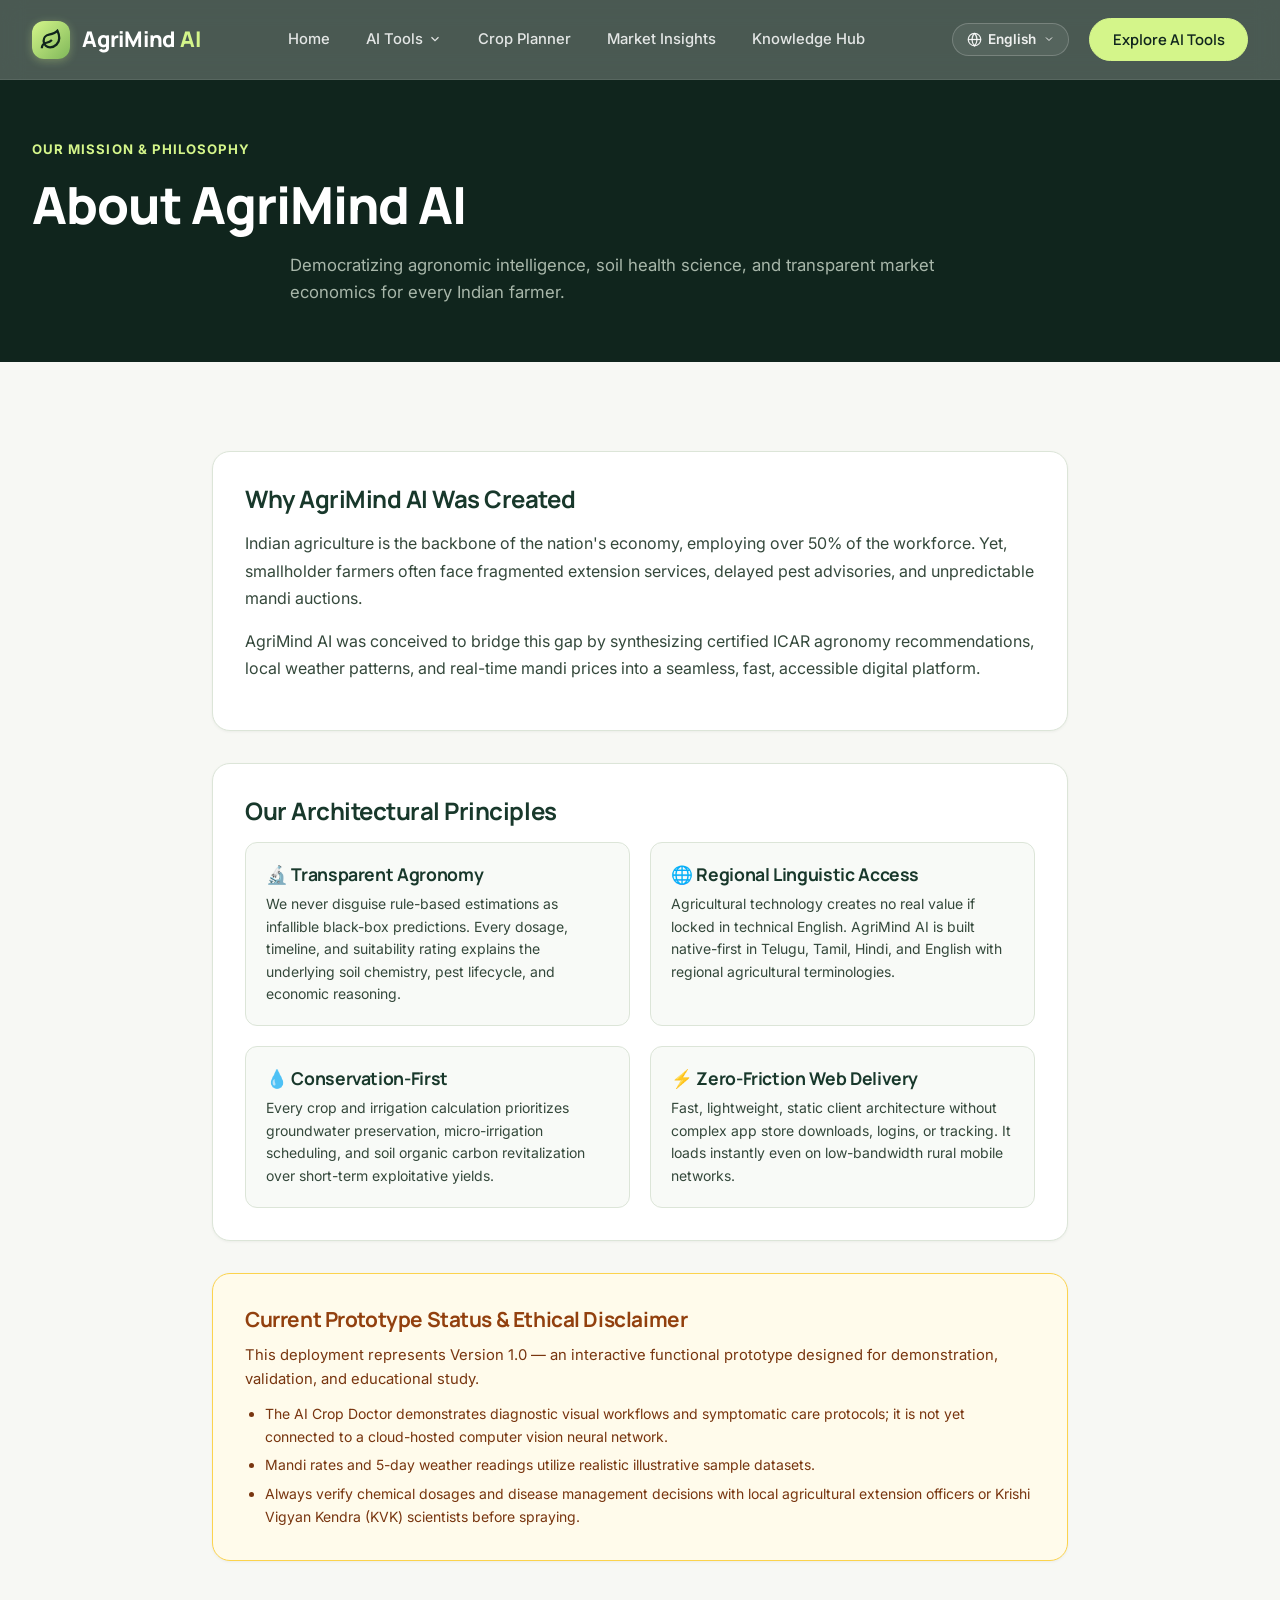
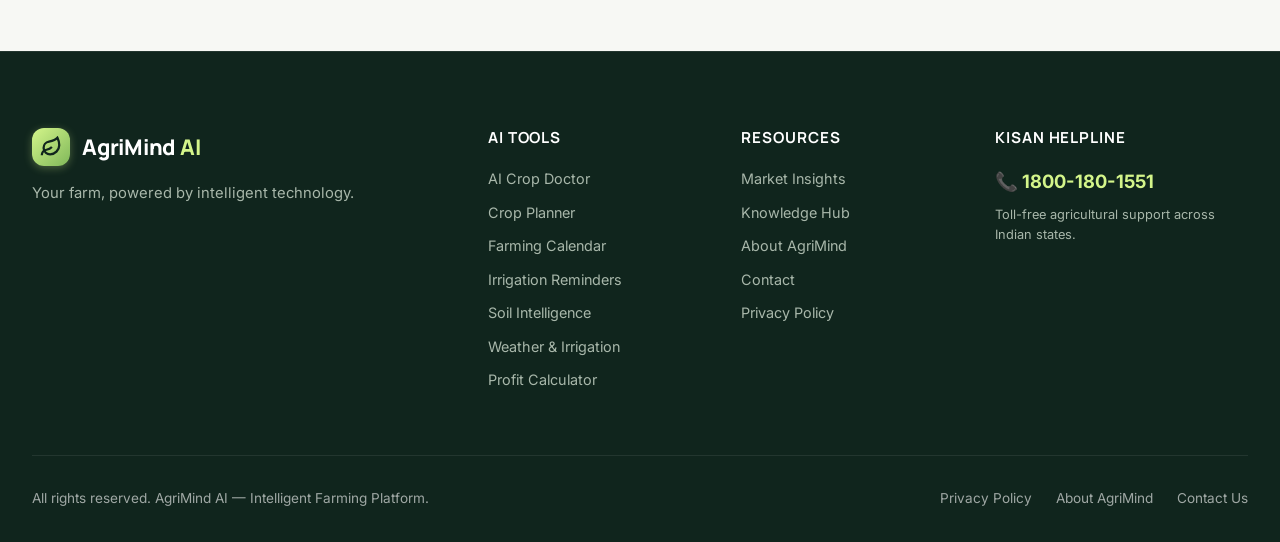
<file: about.html>
<!DOCTYPE html>
<html lang="en">
<head>
  <meta charset="UTF-8">
  <meta name="viewport" content="width=device-width, initial-scale=1.0">
  <title>About AgriMind AI — Intelligent Farming Platform</title>
  <meta name="description" content="Learn about AgriMind AI's mission to bridge agricultural science and Indian farming through transparent agronomic intelligence.">
  <meta name="theme-color" content="#10251D">

  <link rel="stylesheet" href="css/style.css">
  <link rel="stylesheet" href="css/components.css">
  <link rel="stylesheet" href="css/pages.css">
  <link rel="stylesheet" href="css/responsive.css">
</head>
<body>

  <!-- Navigation Bar -->
  <header class="navbar" role="banner">
    <div class="container nav-container">
      <a href="index.html" class="brand-logo" aria-label="AgriMind AI Home">
        <div class="brand-logo-icon">
          <svg width="22" height="22" viewBox="0 0 24 24" fill="none" stroke="currentColor" stroke-width="2.5"><path d="M11 20A7 7 0 0 1 9.8 6.1C15.5 5 17 4.48 19 2c1 2 2 4.18 2 8 0 5.5-4.78 10-10 10Z"/><path d="M2 21c0-3 1.85-5.36 5.08-6C9.5 14.52 12 13 13 12"/></svg>
        </div>
        <span>AgriMind <span class="highlight">AI</span></span>
      </a>

      <nav class="nav-links" role="navigation" aria-label="Primary Navigation">
        <a href="index.html" class="nav-link" data-i18n="nav_home">Home</a>
        <div class="nav-dropdown">
          <a href="#" class="nav-link" id="toolsDropdownToggle" aria-haspopup="true" aria-expanded="false">
            <span data-i18n="nav_tools">AI Tools</span>
            <svg width="14" height="14" viewBox="0 0 24 24" fill="none" stroke="currentColor" stroke-width="2"><path d="m6 9 6 6 6-6"/></svg>
          </a>
          <div class="dropdown-menu" aria-labelledby="toolsDropdownToggle">
            <a href="crop-doctor.html" class="dropdown-item">
              <span class="dropdown-item-icon">🩺</span>
              <div><strong data-i18n="nav_doctor">AI Crop Doctor</strong></div>
            </a>
            <a href="crop-planner.html" class="dropdown-item">
              <span class="dropdown-item-icon">🌾</span>
              <div><strong data-i18n="nav_planner">Crop Planner</strong></div>
            </a>
            <a href="farming-calendar.html" class="dropdown-item">
              <span class="dropdown-item-icon">📅</span>
              <div>
                <strong data-i18n="nav_calendar">Farming Calendar</strong>
                <div style="font-size: 0.75rem; color: var(--color-muted-light);">Sowing-to-harvest roadmap</div>
              </div>
            </a>
            <a href="irrigation-reminders.html" class="dropdown-item">
              <span class="dropdown-item-icon">⏰</span>
              <div>
                <strong data-i18n="nav_reminders">Irrigation Reminders</strong>
                <div style="font-size: 0.75rem; color: var(--color-muted-light);">Water schedules & alerts</div>
              </div>
            </a>
            <a href="soil-intelligence.html" class="dropdown-item">
              <span class="dropdown-item-icon">🧪</span>
              <div><strong data-i18n="nav_soil">Soil Intelligence</strong></div>
            </a>
            <a href="weather-irrigation.html" class="dropdown-item">
              <span class="dropdown-item-icon">🌦</span>
              <div><strong data-i18n="nav_weather">Weather & Irrigation</strong></div>
            </a>
            <a href="profit-calculator.html" class="dropdown-item">
              <span class="dropdown-item-icon">🧮</span>
              <div><strong data-i18n="nav_profit">Profit Calculator</strong></div>
            </a>
          </div>
        </div>

        <a href="crop-planner.html" class="nav-link" data-i18n="nav_planner">Crop Planner</a>
        <a href="mandi-market.html" class="nav-link" data-i18n="nav_market">Market Insights</a>
        <a href="knowledge-hub.html" class="nav-link" data-i18n="nav_knowledge">Knowledge Hub</a>
      </nav>

      <div class="nav-actions">
        <div class="lang-selector-wrapper">
          <button type="button" class="lang-select-btn" aria-label="Select Language">
            <svg width="15" height="15" viewBox="0 0 24 24" fill="none" stroke="currentColor" stroke-width="2"><circle cx="12" cy="12" r="10"/><path d="M12 2a14.5 14.5 0 0 0 0 20 14.5 14.5 0 0 0 0-20"/><path d="M2 12h20"/></svg>
            <span id="currentLangLabel">English</span>
            <svg width="12" height="12" viewBox="0 0 24 24" fill="none" stroke="currentColor" stroke-width="2"><path d="m6 9 6 6 6-6"/></svg>
          </button>
          <div class="lang-dropdown-menu">
            <button type="button" class="lang-option active" data-lang="en"><span>English</span><span>EN</span></button>
            <button type="button" class="lang-option" data-lang="te"><span>తెలుగు (Telugu)</span><span>TE</span></button>
            <button type="button" class="lang-option" data-lang="ta"><span>தமிழ் (Tamil)</span><span>TA</span></button>
            <button type="button" class="lang-option" data-lang="hi"><span>हिन्दी (Hindi)</span><span>HI</span></button>
          </div>
        </div>

        <a href="crop-doctor.html" class="btn btn-primary" data-i18n="btn_explore_tools">Explore AI Tools</a>
        <button type="button" class="mobile-toggle" aria-label="Toggle navigation menu" aria-expanded="false">
          <span></span><span></span><span></span>
        </button>
      </div>
    </div>
  </header>

  <!-- Mobile Drawer -->
  <div class="mobile-drawer" role="dialog" aria-label="Mobile Navigation">
    <a href="index.html" class="mobile-nav-link" data-i18n="nav_home">Home</a>
    <div>
      <div class="mobile-nav-link" data-i18n="nav_tools">AI Tools</div>
      <div class="mobile-sublinks">
        <a href="crop-doctor.html" class="mobile-sublink">🩺 <span data-i18n="nav_doctor">AI Crop Doctor</span></a>
        <a href="crop-planner.html" class="mobile-sublink">🌾 <span data-i18n="nav_planner">Crop Planner</span></a>
        <a href="farming-calendar.html" class="mobile-sublink">📅 <span data-i18n="nav_calendar">Farming Calendar</span></a>
        <a href="irrigation-reminders.html" class="mobile-sublink">⏰ <span data-i18n="nav_reminders">Irrigation Reminders</span></a>
        <a href="soil-intelligence.html" class="mobile-sublink">🧪 <span data-i18n="nav_soil">Soil Intelligence</span></a>
        <a href="weather-irrigation.html" class="mobile-sublink">🌦 <span data-i18n="nav_weather">Weather & Irrigation</span></a>
        <a href="profit-calculator.html" class="mobile-sublink">🧮 <span data-i18n="nav_profit">Profit Calculator</span></a>
      </div>
    </div>
    <a href="mandi-market.html" class="mobile-nav-link" data-i18n="nav_market">Market Insights</a>
    <a href="knowledge-hub.html" class="mobile-nav-link" data-i18n="nav_knowledge">Knowledge Hub</a>
    <a href="about.html" class="mobile-nav-link active" data-i18n="nav_about">About AgriMind</a>
    <a href="contact.html" class="mobile-nav-link" data-i18n="nav_contact">Contact</a>
  </div>

  <main style="padding-top: var(--nav-height);">
    <!-- Page Header -->
    <section class="section section-dark" style="padding-top: 3.5rem; padding-bottom: 3.5rem;">
      <div class="container text-center">
        <span class="section-eyebrow" data-i18n="about_hero_eyebrow">OUR MISSION & PHILOSOPHY</span>
        <h1 class="section-title" data-i18n="about_hero_title">About AgriMind AI</h1>
        <p class="section-subtitle" style="max-width: 700px; margin: 0 auto;" data-i18n="about_hero_desc">Democratizing agronomic intelligence, soil health science, and transparent market economics for every Indian farmer.</p>
      </div>
    </section>

    <section class="section">
      <div class="container container-narrow">

        <div class="card" style="margin-bottom: 2rem;">
          <h2 style="font-size: 1.5rem; color: var(--color-dark-green); margin-bottom: 1rem;" data-i18n="about_why_title">Why AgriMind AI Was Created</h2>
          <p style="font-size: 1rem; line-height: 1.7; color: var(--color-text-body); margin-bottom: 1rem;">
            <span data-i18n="about_why_p1">Indian agriculture is the backbone of the nation's economy, employing over 50% of the workforce. Yet, smallholder farmers often face fragmented extension services, delayed pest advisories, and unpredictable mandi auctions.</span>
          </p>
          <p style="font-size: 1rem; line-height: 1.7; color: var(--color-text-body); margin-bottom: 1rem;">
            <span data-i18n="about_why_p2">AgriMind AI was conceived to bridge this gap by synthesizing certified ICAR agronomy recommendations, local weather patterns, and real-time mandi prices into a seamless, fast, accessible digital platform.</span>
          </p>
        </div>

        <div class="card" style="margin-bottom: 2rem;">
          <h2 style="font-size: 1.5rem; color: var(--color-dark-green); margin-bottom: 1rem;" data-i18n="about_principles_title">Our Architectural Principles</h2>
          <div class="grid grid-2" style="gap: 1.25rem;">
            <div style="background: #F8FAF7; padding: 1.25rem; border-radius: var(--radius-md); border: 1px solid var(--color-border-subtle);">
              <h3 style="font-size: 1.1rem; color: var(--color-dark-green); margin-bottom: 0.5rem;" data-i18n="about_principle_1_title">🔬 Transparent Agronomy</h3>
              <p style="font-size: 0.875rem; color: var(--color-text-body); margin: 0;" data-i18n="about_principle_1_desc">We never disguise rule-based estimations as infallible black-box predictions. Every dosage, timeline, and suitability rating explains the underlying soil chemistry, pest lifecycle, and economic reasoning.</p>
            </div>

            <div style="background: #F8FAF7; padding: 1.25rem; border-radius: var(--radius-md); border: 1px solid var(--color-border-subtle);">
              <h3 style="font-size: 1.1rem; color: var(--color-dark-green); margin-bottom: 0.5rem;" data-i18n="about_principle_2_title">🌐 Regional Linguistic Access</h3>
              <p style="font-size: 0.875rem; color: var(--color-text-body); margin: 0;" data-i18n="about_principle_2_desc">Agricultural technology creates no real value if locked in technical English. AgriMind AI is built native-first in Telugu, Tamil, Hindi, and English with regional agricultural terminologies.</p>
            </div>

            <div style="background: #F8FAF7; padding: 1.25rem; border-radius: var(--radius-md); border: 1px solid var(--color-border-subtle);">
              <h3 style="font-size: 1.1rem; color: var(--color-dark-green); margin-bottom: 0.5rem;" data-i18n="about_principle_3_title">💧 Conservation-First</h3>
              <p style="font-size: 0.875rem; color: var(--color-text-body); margin: 0;" data-i18n="about_principle_3_desc">Every crop and irrigation calculation prioritizes groundwater preservation, micro-irrigation scheduling, and soil organic carbon revitalization over short-term exploitative yields.</p>
            </div>

            <div style="background: #F8FAF7; padding: 1.25rem; border-radius: var(--radius-md); border: 1px solid var(--color-border-subtle);">
              <h3 style="font-size: 1.1rem; color: var(--color-dark-green); margin-bottom: 0.5rem;" data-i18n="about_principle_4_title">⚡ Zero-Friction Web Delivery</h3>
              <p style="font-size: 0.875rem; color: var(--color-text-body); margin: 0;" data-i18n="about_principle_4_desc">Fast, lightweight, static client architecture without complex app store downloads, logins, or tracking. It loads instantly even on low-bandwidth rural mobile networks.</p>
            </div>
          </div>
        </div>

        <div class="card" style="background: #FFFBEB; border-color: #FCD34D;">
          <h2 style="font-size: 1.3rem; color: #92400E; margin-bottom: 0.75rem;" data-i18n="disclaimer_heading">Current Prototype Status & Ethical Disclaimer</h2>
          <p style="font-size: 0.925rem; line-height: 1.6; color: #78350F; margin-bottom: 0.75rem;" data-i18n="disclaimer_p1">This deployment represents Version 1.0 — an interactive functional prototype designed for demonstration, validation, and educational study.</p>
          <ul style="padding-left: 1.25rem; font-size: 0.875rem; color: #78350F; list-style-type: disc; display: flex; flex-direction: column; gap: 0.4rem;">
            <li data-i18n="disclaimer_li1">The AI Crop Doctor demonstrates diagnostic visual workflows and symptomatic care protocols; it is not yet connected to a cloud-hosted computer vision neural network.</li>
            <li data-i18n="disclaimer_li2">Mandi rates and 5-day weather readings utilize realistic illustrative sample datasets.</li>
            <li data-i18n="disclaimer_li3">Always verify chemical dosages and disease management decisions with local agricultural extension officers or Krishi Vigyan Kendra (KVK) scientists before spraying.</li>
          </ul>
        </div>

      </div>
    </section>
  </main>

  <!-- Footer -->
  <footer class="site-footer" role="contentinfo">
    <div class="container">
      <div class="footer-top">
        <div class="footer-brand">
          <a href="index.html" class="brand-logo">
            <div class="brand-logo-icon">
              <svg width="22" height="22" viewBox="0 0 24 24" fill="none" stroke="currentColor" stroke-width="2.5"><path d="M11 20A7 7 0 0 1 9.8 6.1C15.5 5 17 4.48 19 2c1 2 2 4.18 2 8 0 5.5-4.78 10-10 10Z"/><path d="M2 21c0-3 1.85-5.36 5.08-6C9.5 14.52 12 13 13 12"/></svg>
            </div>
            <span>AgriMind <span class="highlight">AI</span></span>
          </a>
          <p data-i18n="footer_tagline">Your farm, powered by intelligent technology.</p>
        </div>
        <div class="footer-col">
          <h4 data-i18n="nav_tools">AI Tools</h4>
          <div class="footer-links">
            <a href="crop-doctor.html" class="footer-link" data-i18n="nav_doctor">AI Crop Doctor</a>
            <a href="crop-planner.html" class="footer-link" data-i18n="nav_planner">Crop Planner</a>
            <a href="farming-calendar.html" class="footer-link" data-i18n="nav_calendar">Farming Calendar</a>
            <a href="irrigation-reminders.html" class="footer-link" data-i18n="nav_reminders">Irrigation Reminders</a>
            <a href="soil-intelligence.html" class="footer-link" data-i18n="nav_soil">Soil Intelligence</a>
            <a href="weather-irrigation.html" class="footer-link" data-i18n="nav_weather">Weather & Irrigation</a>
            <a href="profit-calculator.html" class="footer-link" data-i18n="nav_profit">Profit Calculator</a>
          </div>
        </div>
        <div class="footer-col">
          <h4 data-i18n="footer_resources">Resources</h4>
          <div class="footer-links">
            <a href="mandi-market.html" class="footer-link" data-i18n="nav_market">Mandi Market Insights</a>
            <a href="knowledge-hub.html" class="footer-link" data-i18n="nav_knowledge">Knowledge Hub</a>
            <a href="about.html" class="footer-link" data-i18n="nav_about">About AgriMind</a>
            <a href="contact.html" class="footer-link" data-i18n="nav_contact">Contact Us</a>
            <a href="privacy.html" class="footer-link" data-i18n="footer_privacy">Privacy Policy</a>
          </div>
        </div>
        <div class="footer-col">
          <h4 data-i18n="footer_kisan_helpline">Kisan Helpline</h4>
          <div style="font-size: 1.15rem; font-weight: 700; color: var(--color-lime); margin-bottom: 0.5rem;">📞 1800-180-1551</div>
          <p style="font-size: 0.8rem; color: var(--color-muted-light);" data-i18n="footer_helpline_desc">Toll-free agricultural support across Indian states.</p>
        </div>
      </div>
      <div class="footer-bottom">
        <div data-i18n="footer_rights">© 2026 AgriMind AI — Intelligent Farming Platform. All rights reserved.</div>
        <div class="footer-legal-links">
          <a href="privacy.html" data-i18n="footer_privacy">Privacy Policy</a>
          <a href="about.html" data-i18n="footer_about">About</a>
          <a href="contact.html" data-i18n="footer_contact">Contact</a>
        </div>
      </div>
    </div>
  </footer>

  <button type="button" class="back-to-top" aria-label="Back to top">
    <svg width="20" height="20" viewBox="0 0 24 24" fill="none" stroke="currentColor" stroke-width="2.5"><path d="m18 15-6-6-6 6"/></svg>
  </button>

  <script src="js/translations.js"></script>
  <script src="js/main.js"></script>
</body>
</html>
</file>
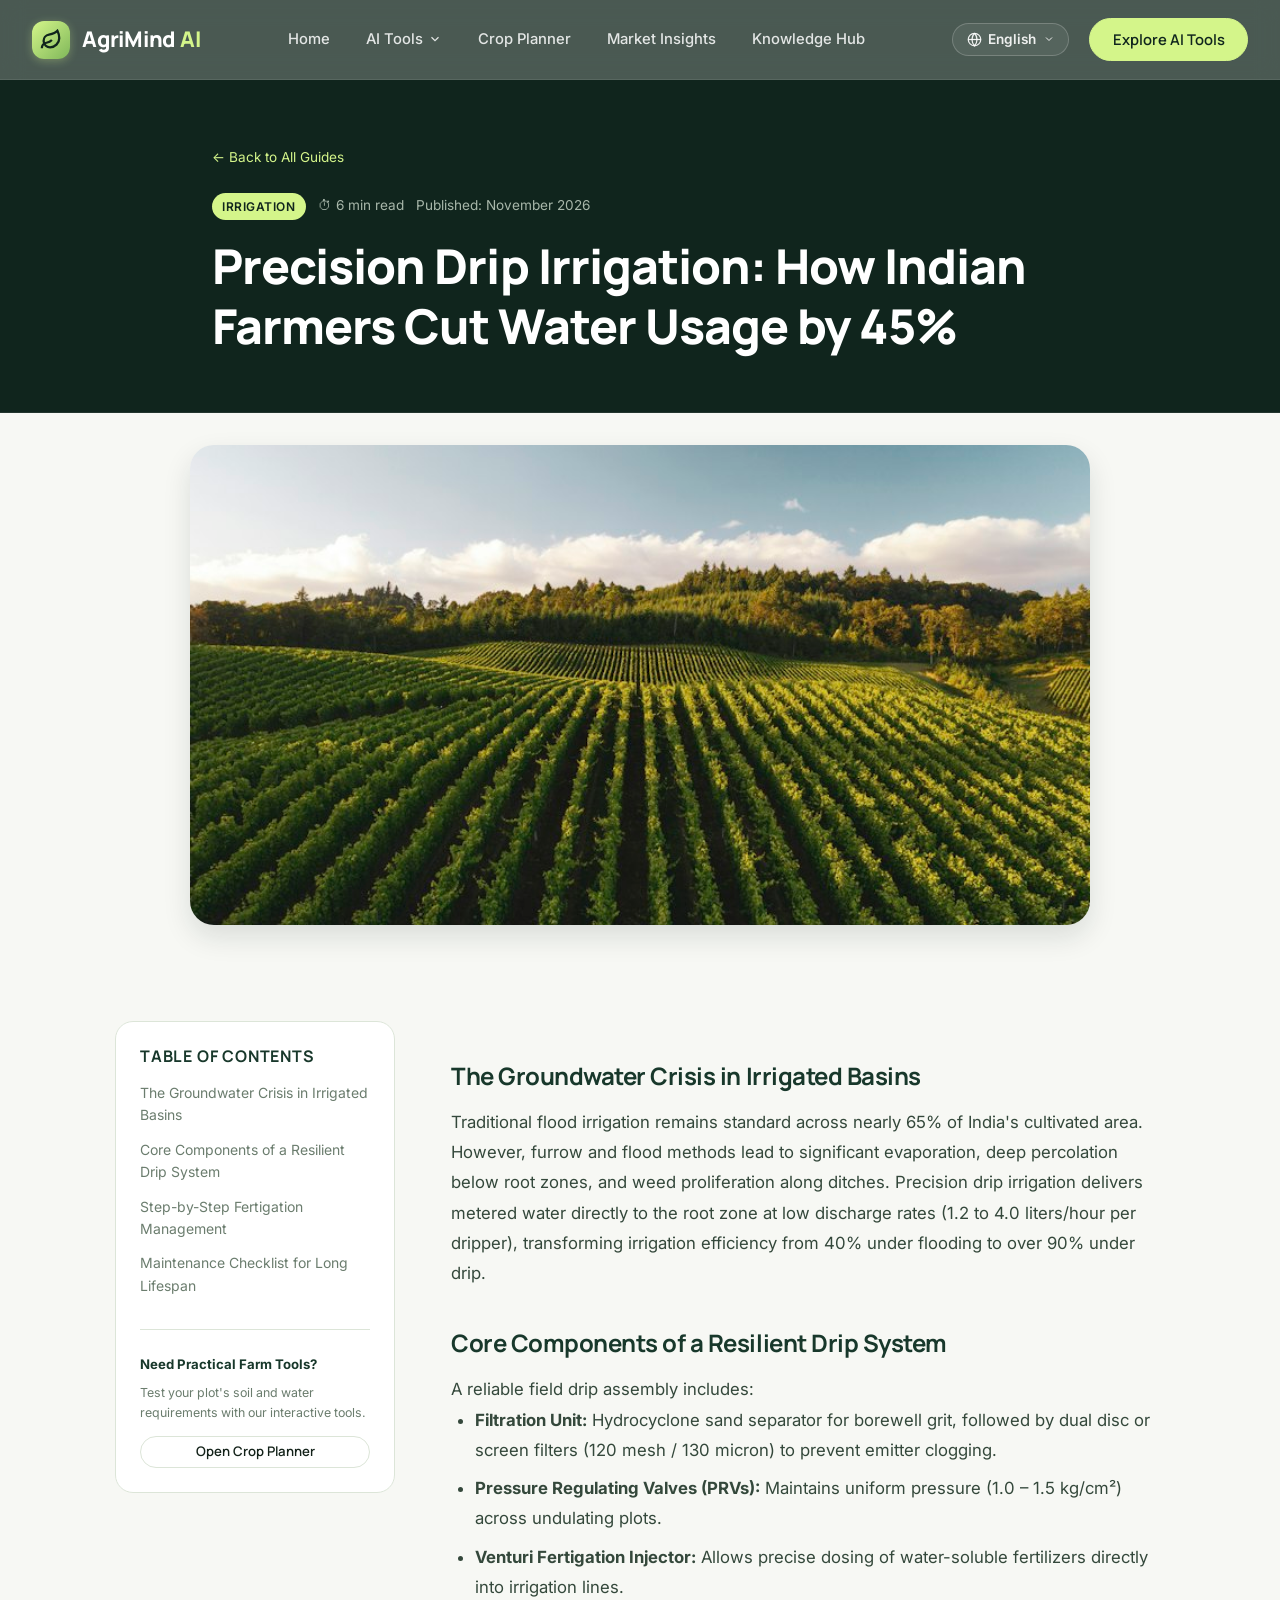
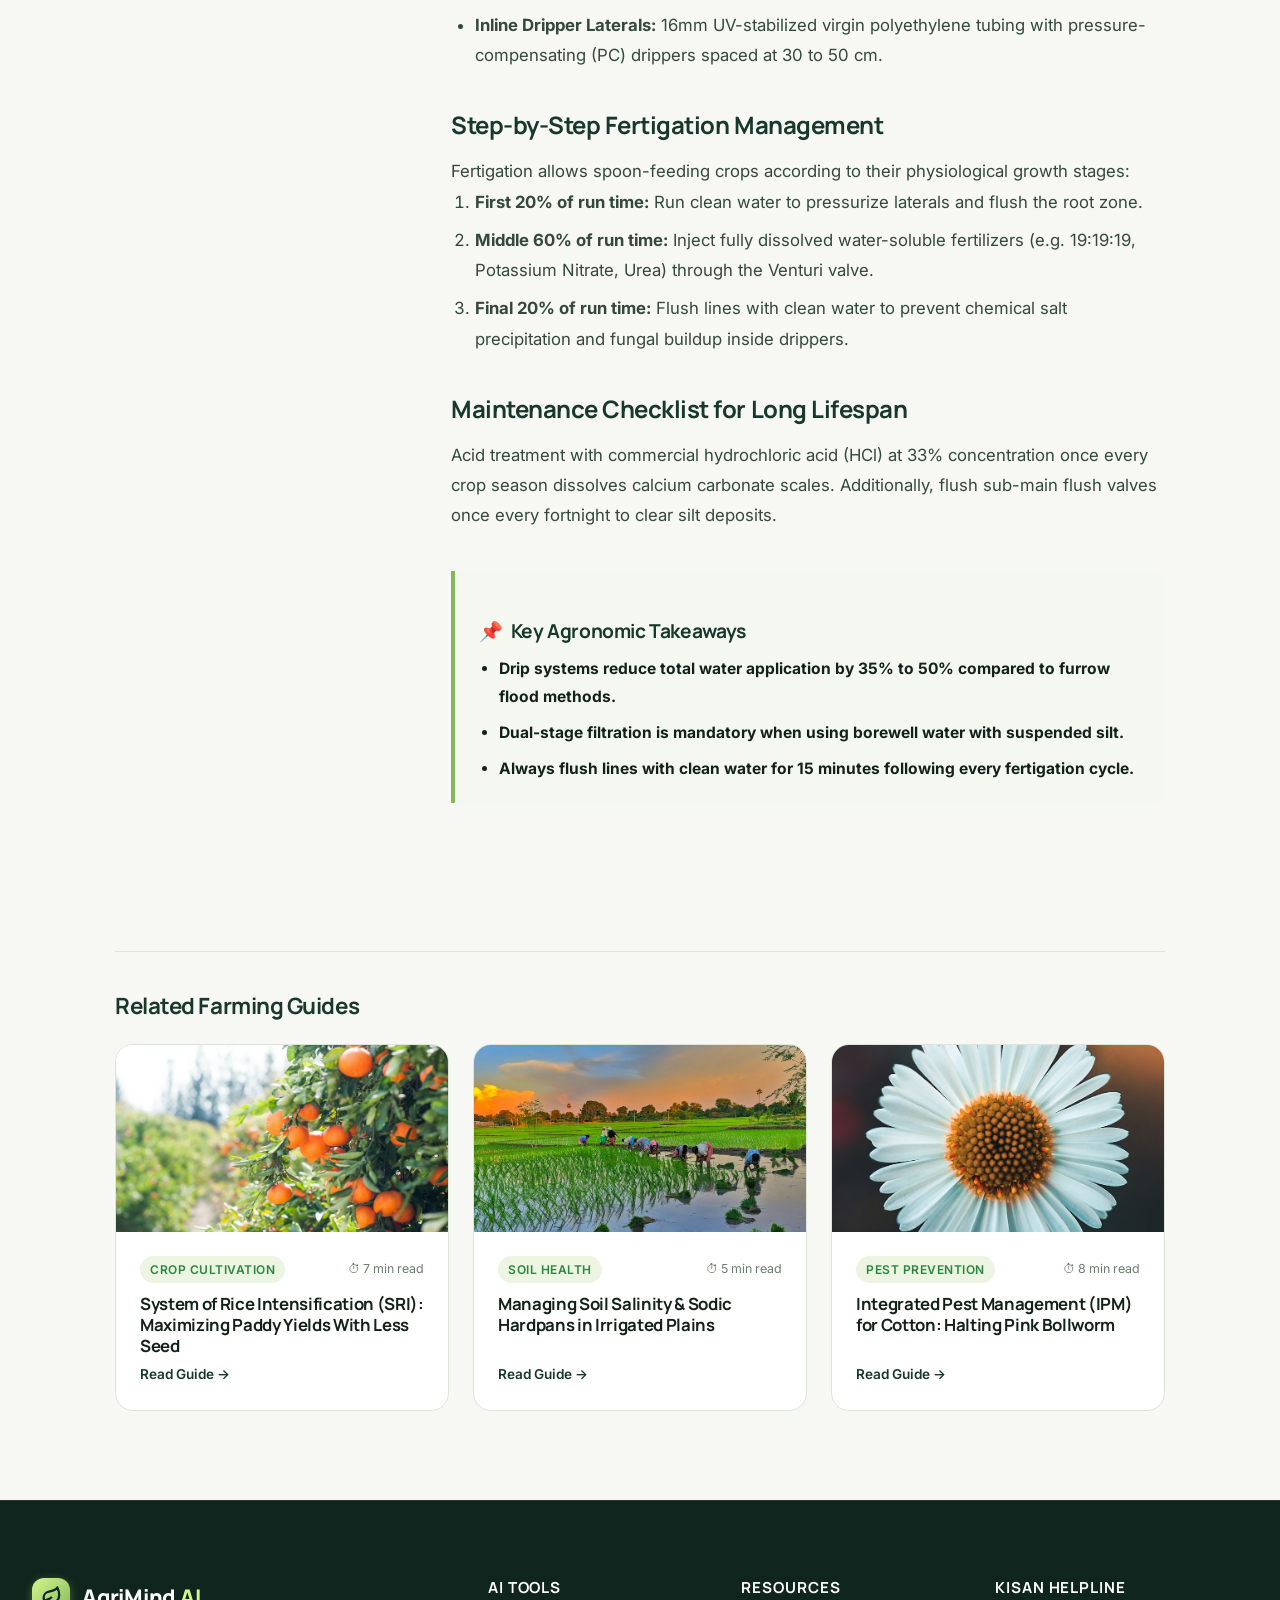
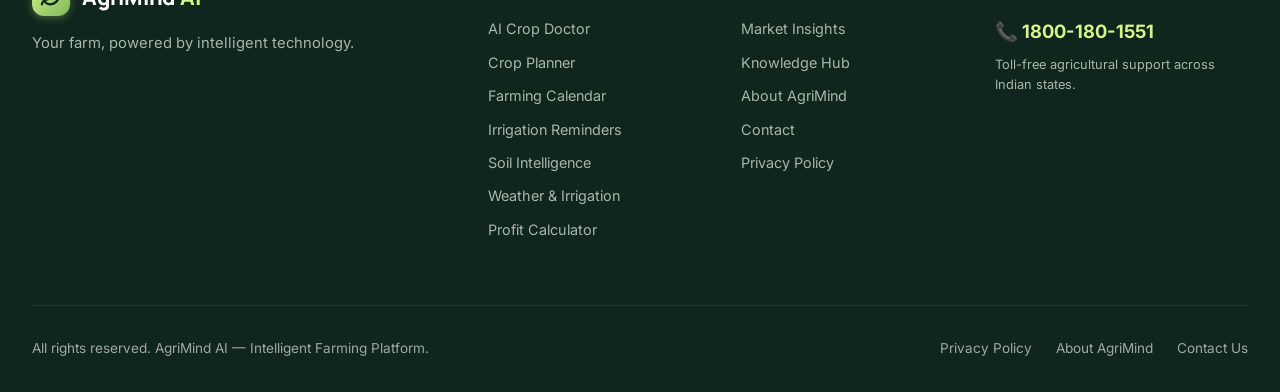
<file: article.html>
<!DOCTYPE html>
<html lang="en">
<head>
  <meta charset="UTF-8">
  <meta name="viewport" content="width=device-width, initial-scale=1.0">
  <title>Agronomic Guide — AgriMind AI Farming Knowledge Hub</title>
  <meta name="description" content="In-depth, research-backed agricultural guide on modern farming practices, soil health, water management, and integrated pest prevention.">
  <meta name="theme-color" content="#10251D">

  <link rel="stylesheet" href="css/style.css">
  <link rel="stylesheet" href="css/components.css">
  <link rel="stylesheet" href="css/pages.css">
  <link rel="stylesheet" href="css/responsive.css">
</head>
<body>

  <!-- Navigation Bar -->
  <header class="navbar" role="banner">
    <div class="container nav-container">
      <a href="index.html" class="brand-logo" aria-label="AgriMind AI Home">
        <div class="brand-logo-icon">
          <svg width="22" height="22" viewBox="0 0 24 24" fill="none" stroke="currentColor" stroke-width="2.5"><path d="M11 20A7 7 0 0 1 9.8 6.1C15.5 5 17 4.48 19 2c1 2 2 4.18 2 8 0 5.5-4.78 10-10 10Z"/><path d="M2 21c0-3 1.85-5.36 5.08-6C9.5 14.52 12 13 13 12"/></svg>
        </div>
        <span>AgriMind <span class="highlight">AI</span></span>
      </a>

      <nav class="nav-links" role="navigation" aria-label="Primary Navigation">
        <a href="index.html" class="nav-link" data-i18n="nav_home">Home</a>
        <div class="nav-dropdown">
          <a href="#" class="nav-link" id="toolsDropdownToggle" aria-haspopup="true" aria-expanded="false">
            <span data-i18n="nav_tools">AI Tools</span>
            <svg width="14" height="14" viewBox="0 0 24 24" fill="none" stroke="currentColor" stroke-width="2"><path d="m6 9 6 6 6-6"/></svg>
          </a>
          <div class="dropdown-menu" aria-labelledby="toolsDropdownToggle">
            <a href="crop-doctor.html" class="dropdown-item">
              <span class="dropdown-item-icon">🩺</span>
              <div><strong data-i18n="nav_doctor">AI Crop Doctor</strong></div>
            </a>
            <a href="crop-planner.html" class="dropdown-item">
              <span class="dropdown-item-icon">🌾</span>
              <div><strong data-i18n="nav_planner">Crop Planner</strong></div>
            </a>
            <a href="farming-calendar.html" class="dropdown-item">
              <span class="dropdown-item-icon">📅</span>
              <div>
                <strong data-i18n="nav_calendar">Farming Calendar</strong>
                <div style="font-size: 0.75rem; color: var(--color-muted-light);">Sowing-to-harvest roadmap</div>
              </div>
            </a>
            <a href="irrigation-reminders.html" class="dropdown-item">
              <span class="dropdown-item-icon">⏰</span>
              <div>
                <strong data-i18n="nav_reminders">Irrigation Reminders</strong>
                <div style="font-size: 0.75rem; color: var(--color-muted-light);">Water schedules & alerts</div>
              </div>
            </a>
            <a href="soil-intelligence.html" class="dropdown-item">
              <span class="dropdown-item-icon">🧪</span>
              <div><strong data-i18n="nav_soil">Soil Intelligence</strong></div>
            </a>
            <a href="weather-irrigation.html" class="dropdown-item">
              <span class="dropdown-item-icon">🌦</span>
              <div><strong data-i18n="nav_weather">Weather & Irrigation</strong></div>
            </a>
            <a href="profit-calculator.html" class="dropdown-item">
              <span class="dropdown-item-icon">🧮</span>
              <div><strong data-i18n="nav_profit">Profit Calculator</strong></div>
            </a>
          </div>
        </div>

        <a href="crop-planner.html" class="nav-link" data-i18n="nav_planner">Crop Planner</a>
        <a href="mandi-market.html" class="nav-link" data-i18n="nav_market">Market Insights</a>
        <a href="knowledge-hub.html" class="nav-link active" data-i18n="nav_knowledge">Knowledge Hub</a>
      </nav>

      <div class="nav-actions">
        <div class="lang-selector-wrapper">
          <button type="button" class="lang-select-btn" aria-label="Select Language">
            <svg width="15" height="15" viewBox="0 0 24 24" fill="none" stroke="currentColor" stroke-width="2"><circle cx="12" cy="12" r="10"/><path d="M12 2a14.5 14.5 0 0 0 0 20 14.5 14.5 0 0 0 0-20"/><path d="M2 12h20"/></svg>
            <span id="currentLangLabel">English</span>
            <svg width="12" height="12" viewBox="0 0 24 24" fill="none" stroke="currentColor" stroke-width="2"><path d="m6 9 6 6 6-6"/></svg>
          </button>
          <div class="lang-dropdown-menu">
            <button type="button" class="lang-option active" data-lang="en"><span>English</span><span>EN</span></button>
            <button type="button" class="lang-option" data-lang="te"><span>తెలుగు (Telugu)</span><span>TE</span></button>
            <button type="button" class="lang-option" data-lang="ta"><span>தமிழ் (Tamil)</span><span>TA</span></button>
            <button type="button" class="lang-option" data-lang="hi"><span>हिन्दी (Hindi)</span><span>HI</span></button>
          </div>
        </div>

        <a href="crop-doctor.html" class="btn btn-primary" data-i18n="btn_explore_tools">Explore AI Tools</a>
        <button type="button" class="mobile-toggle" aria-label="Toggle navigation menu" aria-expanded="false">
          <span></span><span></span><span></span>
        </button>
      </div>
    </div>
  </header>

  <!-- Mobile Drawer -->
  <div class="mobile-drawer" role="dialog" aria-label="Mobile Navigation">
    <a href="index.html" class="mobile-nav-link" data-i18n="nav_home">Home</a>
    <div>
      <div class="mobile-nav-link" data-i18n="nav_tools">AI Tools</div>
      <div class="mobile-sublinks">
        <a href="crop-doctor.html" class="mobile-sublink">🩺 <span data-i18n="nav_doctor">AI Crop Doctor</span></a>
        <a href="crop-planner.html" class="mobile-sublink">🌾 <span data-i18n="nav_planner">Crop Planner</span></a>
        <a href="farming-calendar.html" class="mobile-sublink">📅 <span data-i18n="nav_calendar">Farming Calendar</span></a>
        <a href="irrigation-reminders.html" class="mobile-sublink">⏰ <span data-i18n="nav_reminders">Irrigation Reminders</span></a>
        <a href="soil-intelligence.html" class="mobile-sublink">🧪 <span data-i18n="nav_soil">Soil Intelligence</span></a>
        <a href="weather-irrigation.html" class="mobile-sublink">🌦 <span data-i18n="nav_weather">Weather & Irrigation</span></a>
        <a href="profit-calculator.html" class="mobile-sublink">🧮 <span data-i18n="nav_profit">Profit Calculator</span></a>
      </div>
    </div>
    <a href="mandi-market.html" class="mobile-nav-link" data-i18n="nav_market">Market Insights</a>
    <a href="knowledge-hub.html" class="mobile-nav-link active" data-i18n="nav_knowledge">Knowledge Hub</a>
    <a href="about.html" class="mobile-nav-link" data-i18n="nav_about">About AgriMind</a>
    <a href="contact.html" class="mobile-nav-link" data-i18n="nav_contact">Contact</a>
  </div>

  <main id="articleDetailContainer" style="padding-top: var(--nav-height);">
    <!-- Article Header -->
    <section class="article-header">
      <div class="container container-narrow">
        <a href="knowledge-hub.html" style="display: inline-flex; align-items: center; gap: 0.5rem; font-size: 0.85rem; color: var(--color-lime); margin-bottom: 1.5rem;">
          ← Back to All Guides
        </a>
        <div style="display: flex; gap: 0.75rem; align-items: center; margin-bottom: 1rem;">
          <span id="articleCategoryBadge" class="badge badge-lime">Irrigation</span>
          <span id="articleReadTime" style="font-size: 0.85rem; color: var(--color-muted-light);">⏱ 6 min read</span>
          <span id="articleDate" style="font-size: 0.85rem; color: var(--color-muted-light);">Published: November 2026</span>
        </div>
        <h1 id="articleTitle" style="font-size: clamp(2rem, 3.8vw, 3rem); color: var(--color-pure-white); line-height: 1.25; margin-bottom: 1rem;">
          Precision Drip Irrigation: How Indian Farmers Cut Water Usage by 45%
        </h1>
      </div>
    </section>

    <!-- Main Article Body -->
    <section class="section" style="padding-top: 2rem;">
      <div class="container">
        <!-- Hero Image -->
        <div style="max-width: 900px; margin: 0 auto 2.5rem auto; border-radius: var(--radius-xl); overflow: hidden; box-shadow: var(--shadow-lg);">
          <img id="articleHeroImg" src="assets/images/article-drip-irrigation.jpg" alt="Article banner" style="width: 100%; height: auto; max-height: 480px; object-fit: cover;">
        </div>

        <!-- Layout: Sidebar Table of Contents + Article Text -->
        <div class="article-body-layout" style="max-width: 1050px; margin: 0 auto;">
          <!-- Sidebar TOC -->
          <aside class="article-sidebar">
            <h3 style="font-size: 1rem; text-transform: uppercase; letter-spacing: 0.05em; color: var(--color-dark-green); margin-bottom: 1rem;">
              Table of Contents
            </h3>
            <ul id="articleTocList" class="toc-list">
              <!-- Dynamically populated -->
            </ul>

            <div style="margin-top: 2rem; padding-top: 1.5rem; border-top: 1px solid var(--color-border-subtle);">
              <div style="font-size: 0.825rem; font-weight: 700; color: var(--color-dark-green); margin-bottom: 0.5rem;">Need Practical Farm Tools?</div>
              <p style="font-size: 0.775rem; color: var(--color-muted-text); margin-bottom: 0.85rem;"><span data-i18n="article_prompt_desc">Test your plot's soil and water requirements with our interactive tools.</span></p>
              <a href="crop-planner.html" class="btn btn-sm btn-outline-dark btn-block" data-i18n="article_prompt_btn">Open Crop Planner</a>
            </div>
          </aside>

          <!-- Main Article Prose -->
          <div class="article-content">
            <div id="articleMainContent">
              <!-- Dynamically rendered -->
            </div>

            <!-- Key Takeaways Callout -->
            <div class="article-callout" style="margin-top: 2.5rem;">
              <h3 style="color: var(--color-dark-green); font-size: 1.2rem; margin-bottom: 0.75rem; display: flex; align-items: center; gap: 0.5rem;">
                <span>📌</span> Key Agronomic Takeaways
              </h3>
              <ul id="articleTakeawaysList" style="padding-left: 1.25rem; list-style-type: disc; margin: 0; color: var(--color-text-dark);">
                <!-- Dynamically rendered -->
              </ul>
            </div>
          </div>
        </div>

        <!-- Related Articles Grid -->
        <div style="max-width: 1050px; margin: 4rem auto 0 auto; padding-top: 2.5rem; border-top: 1px solid var(--color-border-subtle);">
          <h3 style="font-size: 1.4rem; color: var(--color-dark-green); margin-bottom: 1.5rem;">Related Farming Guides</h3>
          <div id="relatedArticlesGrid" class="grid grid-3" style="gap: 1.5rem;"></div>
        </div>

      </div>
    </section>
  </main>

  <!-- Footer -->
  <footer class="site-footer" role="contentinfo">
    <div class="container">
      <div class="footer-top">
        <div class="footer-brand">
          <a href="index.html" class="brand-logo">
            <div class="brand-logo-icon">
              <svg width="22" height="22" viewBox="0 0 24 24" fill="none" stroke="currentColor" stroke-width="2.5"><path d="M11 20A7 7 0 0 1 9.8 6.1C15.5 5 17 4.48 19 2c1 2 2 4.18 2 8 0 5.5-4.78 10-10 10Z"/><path d="M2 21c0-3 1.85-5.36 5.08-6C9.5 14.52 12 13 13 12"/></svg>
            </div>
            <span>AgriMind <span class="highlight">AI</span></span>
          </a>
          <p data-i18n="footer_tagline">Your farm, powered by intelligent technology.</p>
        </div>
        <div class="footer-col">
          <h4 data-i18n="nav_tools">AI Tools</h4>
          <div class="footer-links">
            <a href="crop-doctor.html" class="footer-link" data-i18n="nav_doctor">AI Crop Doctor</a>
            <a href="crop-planner.html" class="footer-link" data-i18n="nav_planner">Crop Planner</a>
            <a href="farming-calendar.html" class="footer-link" data-i18n="nav_calendar">Farming Calendar</a>
            <a href="irrigation-reminders.html" class="footer-link" data-i18n="nav_reminders">Irrigation Reminders</a>
            <a href="soil-intelligence.html" class="footer-link" data-i18n="nav_soil">Soil Intelligence</a>
            <a href="weather-irrigation.html" class="footer-link" data-i18n="nav_weather">Weather & Irrigation</a>
            <a href="profit-calculator.html" class="footer-link" data-i18n="nav_profit">Profit Calculator</a>
          </div>
        </div>
        <div class="footer-col">
          <h4 data-i18n="footer_resources">Resources</h4>
          <div class="footer-links">
            <a href="mandi-market.html" class="footer-link" data-i18n="nav_market">Mandi Market Insights</a>
            <a href="knowledge-hub.html" class="footer-link" data-i18n="nav_knowledge">Knowledge Hub</a>
            <a href="about.html" class="footer-link" data-i18n="nav_about">About AgriMind</a>
            <a href="contact.html" class="footer-link" data-i18n="nav_contact">Contact Us</a>
            <a href="privacy.html" class="footer-link" data-i18n="footer_privacy">Privacy Policy</a>
          </div>
        </div>
        <div class="footer-col">
          <h4 data-i18n="footer_kisan_helpline">Kisan Helpline</h4>
          <div style="font-size: 1.15rem; font-weight: 700; color: var(--color-lime); margin-bottom: 0.5rem;">📞 1800-180-1551</div>
          <p style="font-size: 0.8rem; color: var(--color-muted-light);" data-i18n="footer_helpline_desc">Toll-free agricultural support across Indian states.</p>
        </div>
      </div>
      <div class="footer-bottom">
        <div data-i18n="footer_rights">© 2026 AgriMind AI — Intelligent Farming Platform. All rights reserved.</div>
        <div class="footer-legal-links">
          <a href="privacy.html" data-i18n="footer_privacy">Privacy Policy</a>
          <a href="about.html" data-i18n="footer_about">About</a>
          <a href="contact.html" data-i18n="footer_contact">Contact</a>
        </div>
      </div>
    </div>
  </footer>

  <button type="button" class="back-to-top" aria-label="Back to top">
    <svg width="20" height="20" viewBox="0 0 24 24" fill="none" stroke="currentColor" stroke-width="2.5"><path d="m18 15-6-6-6 6"/></svg>
  </button>

  <script src="js/translations.js"></script>
  <script src="js/main.js"></script>
  <script src="js/multilingual-data.js"></script>
  <script src="js/knowledge-hub.js"></script>
</body>
</html>
</file>
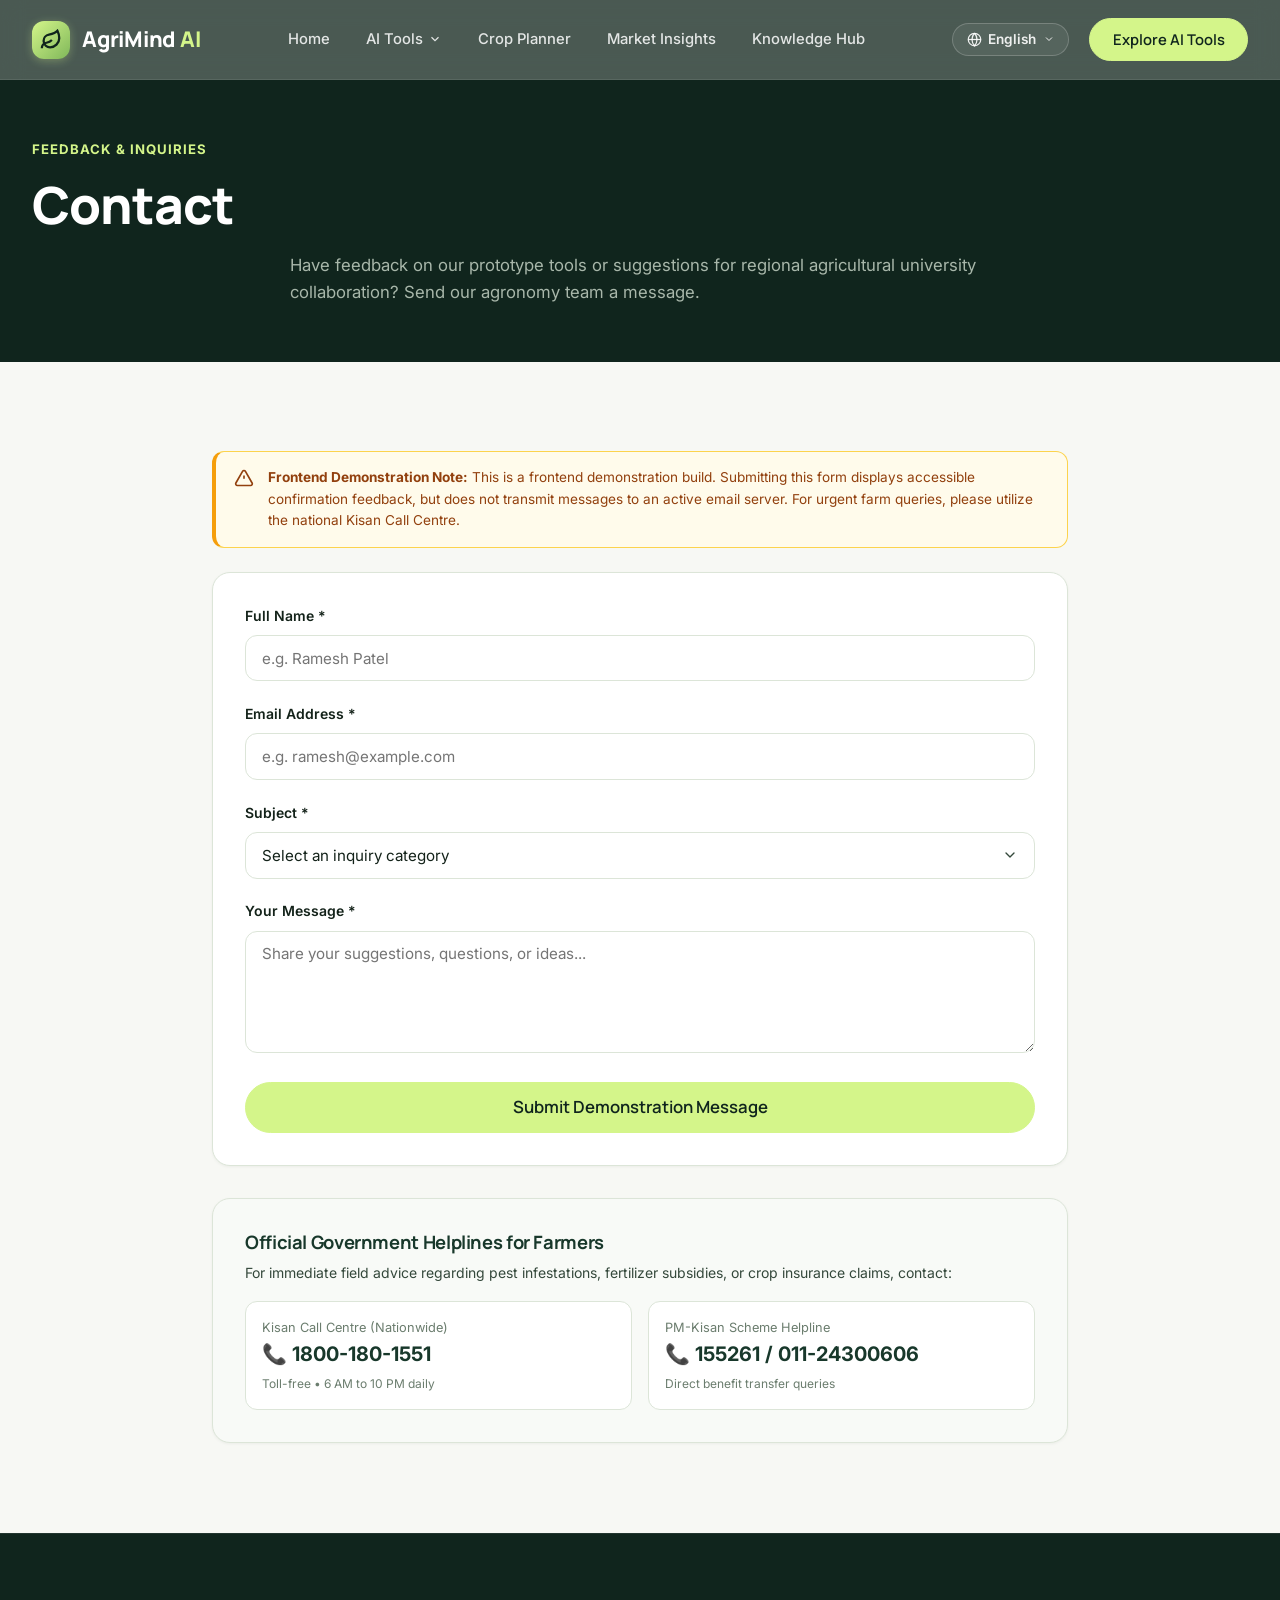
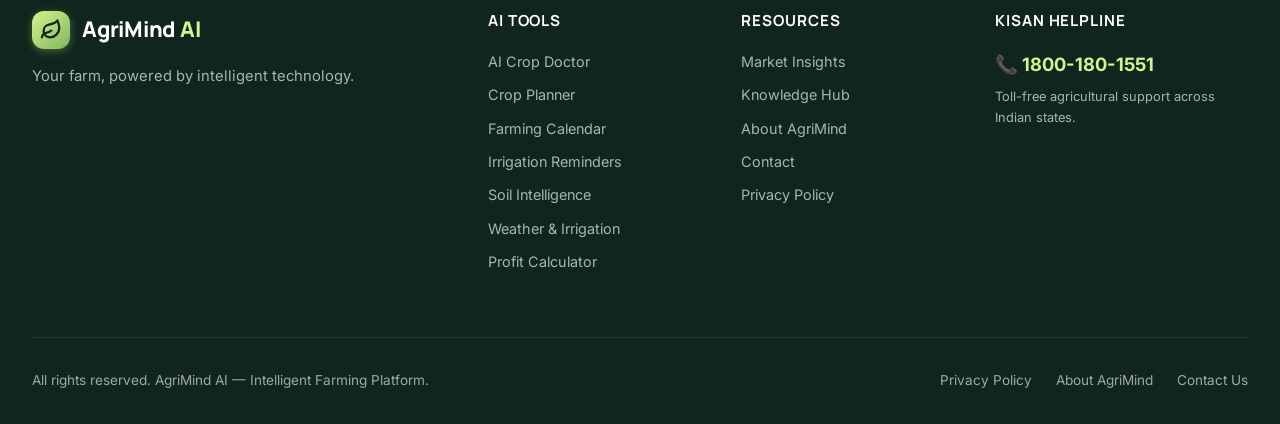
<file: contact.html>
<!DOCTYPE html>
<html lang="en">
<head>
  <meta charset="UTF-8">
  <meta name="viewport" content="width=device-width, initial-scale=1.0">
  <title>Contact AgriMind AI — Intelligent Farming Platform</title>
  <meta name="description" content="Get in touch with the AgriMind AI team or access official agricultural support and helpline directories for Indian farmers.">
  <meta name="theme-color" content="#10251D">

  <link rel="stylesheet" href="css/style.css">
  <link rel="stylesheet" href="css/components.css">
  <link rel="stylesheet" href="css/pages.css">
  <link rel="stylesheet" href="css/responsive.css">
</head>
<body>

  <!-- Navigation Bar -->
  <header class="navbar" role="banner">
    <div class="container nav-container">
      <a href="index.html" class="brand-logo" aria-label="AgriMind AI Home">
        <div class="brand-logo-icon">
          <svg width="22" height="22" viewBox="0 0 24 24" fill="none" stroke="currentColor" stroke-width="2.5"><path d="M11 20A7 7 0 0 1 9.8 6.1C15.5 5 17 4.48 19 2c1 2 2 4.18 2 8 0 5.5-4.78 10-10 10Z"/><path d="M2 21c0-3 1.85-5.36 5.08-6C9.5 14.52 12 13 13 12"/></svg>
        </div>
        <span>AgriMind <span class="highlight">AI</span></span>
      </a>

      <nav class="nav-links" role="navigation" aria-label="Primary Navigation">
        <a href="index.html" class="nav-link" data-i18n="nav_home">Home</a>
        <div class="nav-dropdown">
          <a href="#" class="nav-link id="toolsDropdownToggle" aria-haspopup="true" aria-expanded="false">
            <span data-i18n="nav_tools">AI Tools</span>
            <svg width="14" height="14" viewBox="0 0 24 24" fill="none" stroke="currentColor" stroke-width="2"><path d="m6 9 6 6 6-6"/></svg>
          </a>
          <div class="dropdown-menu" aria-labelledby="toolsDropdownToggle">
            <a href="crop-doctor.html" class="dropdown-item">
              <span class="dropdown-item-icon">🩺</span>
              <div><strong data-i18n="nav_doctor">AI Crop Doctor</strong></div>
            </a>
            <a href="crop-planner.html" class="dropdown-item">
              <span class="dropdown-item-icon">🌾</span>
              <div><strong data-i18n="nav_planner">Crop Planner</strong></div>
            </a>
            <a href="farming-calendar.html" class="dropdown-item">
              <span class="dropdown-item-icon">📅</span>
              <div>
                <strong data-i18n="nav_calendar">Farming Calendar</strong>
                <div style="font-size: 0.75rem; color: var(--color-muted-light);">Sowing-to-harvest roadmap</div>
              </div>
            </a>
            <a href="irrigation-reminders.html" class="dropdown-item">
              <span class="dropdown-item-icon">⏰</span>
              <div>
                <strong data-i18n="nav_reminders">Irrigation Reminders</strong>
                <div style="font-size: 0.75rem; color: var(--color-muted-light);">Water schedules & alerts</div>
              </div>
            </a>
            <a href="soil-intelligence.html" class="dropdown-item">
              <span class="dropdown-item-icon">🧪</span>
              <div><strong data-i18n="nav_soil">Soil Intelligence</strong></div>
            </a>
            <a href="weather-irrigation.html" class="dropdown-item">
              <span class="dropdown-item-icon">🌦</span>
              <div><strong data-i18n="nav_weather">Weather & Irrigation</strong></div>
            </a>
            <a href="profit-calculator.html" class="dropdown-item">
              <span class="dropdown-item-icon">🧮</span>
              <div><strong data-i18n="nav_profit">Profit Calculator</strong></div>
            </a>
          </div>
        </div>

        <a href="crop-planner.html" class="nav-link" data-i18n="nav_planner">Crop Planner</a>
        <a href="mandi-market.html" class="nav-link" data-i18n="nav_market">Market Insights</a>
        <a href="knowledge-hub.html" class="nav-link" data-i18n="nav_knowledge">Knowledge Hub</a>
      </nav>

      <div class="nav-actions">
        <div class="lang-selector-wrapper">
          <button type="button" class="lang-select-btn" aria-label="Select Language">
            <svg width="15" height="15" viewBox="0 0 24 24" fill="none" stroke="currentColor" stroke-width="2"><circle cx="12" cy="12" r="10"/><path d="M12 2a14.5 14.5 0 0 0 0 20 14.5 14.5 0 0 0 0-20"/><path d="M2 12h20"/></svg>
            <span id="currentLangLabel">English</span>
            <svg width="12" height="12" viewBox="0 0 24 24" fill="none" stroke="currentColor" stroke-width="2"><path d="m6 9 6 6 6-6"/></svg>
          </button>
          <div class="lang-dropdown-menu">
            <button type="button" class="lang-option active" data-lang="en"><span>English</span><span>EN</span></button>
            <button type="button" class="lang-option" data-lang="te"><span>తెలుగు (Telugu)</span><span>TE</span></button>
            <button type="button" class="lang-option" data-lang="ta"><span>தமிழ் (Tamil)</span><span>TA</span></button>
            <button type="button" class="lang-option" data-lang="hi"><span>हिन्दी (Hindi)</span><span>HI</span></button>
          </div>
        </div>

        <a href="crop-doctor.html" class="btn btn-primary" data-i18n="btn_explore_tools">Explore AI Tools</a>
        <button type="button" class="mobile-toggle" aria-label="Toggle navigation menu" aria-expanded="false">
          <span></span><span></span><span></span>
        </button>
      </div>
    </div>
  </header>

  <!-- Mobile Drawer -->
  <div class="mobile-drawer" role="dialog" aria-label="Mobile Navigation">
    <a href="index.html" class="mobile-nav-link" data-i18n="nav_home">Home</a>
    <div>
      <div class="mobile-nav-link" data-i18n="nav_tools">AI Tools</div>
      <div class="mobile-sublinks">
        <a href="crop-doctor.html" class="mobile-sublink">🩺 <span data-i18n="nav_doctor">AI Crop Doctor</span></a>
        <a href="crop-planner.html" class="mobile-sublink">🌾 <span data-i18n="nav_planner">Crop Planner</span></a>
        <a href="farming-calendar.html" class="mobile-sublink">📅 <span data-i18n="nav_calendar">Farming Calendar</span></a>
        <a href="irrigation-reminders.html" class="mobile-sublink">⏰ <span data-i18n="nav_reminders">Irrigation Reminders</span></a>
        <a href="soil-intelligence.html" class="mobile-sublink">🧪 <span data-i18n="nav_soil">Soil Intelligence</span></a>
        <a href="weather-irrigation.html" class="mobile-sublink">🌦 <span data-i18n="nav_weather">Weather & Irrigation</span></a>
        <a href="profit-calculator.html" class="mobile-sublink">🧮 <span data-i18n="nav_profit">Profit Calculator</span></a>
      </div>
    </div>
    <a href="mandi-market.html" class="mobile-nav-link" data-i18n="nav_market">Market Insights</a>
    <a href="knowledge-hub.html" class="mobile-nav-link" data-i18n="nav_knowledge">Knowledge Hub</a>
    <a href="about.html" class="mobile-nav-link" data-i18n="nav_about">About AgriMind</a>
    <a href="contact.html" class="mobile-nav-link active" data-i18n="nav_contact">Contact</a>
  </div>

  <main style="padding-top: var(--nav-height);">
    <!-- Page Header -->
    <section class="section section-dark" style="padding-top: 3.5rem; padding-bottom: 3.5rem;">
      <div class="container text-center">
        <span class="section-eyebrow" data-i18n="contact_eyebrow">FEEDBACK & INQUIRIES</span>
        <h1 class="section-title" data-i18n="nav_contact">Contact AgriMind</h1>
        <p class="section-subtitle" style="max-width: 700px; margin: 0 auto;" data-i18n="contact_desc">Have feedback on our prototype tools or suggestions for regional agricultural university collaboration? Send our agronomy team a message.</p>
      </div>
    </section>

    <section class="section">
      <div class="container container-narrow">

        <!-- Disclaimer Banner -->
        <div class="demo-disclaimer" role="alert">
          <svg class="demo-disclaimer-icon" width="20" height="20" viewBox="0 0 24 24" fill="none" stroke="currentColor" stroke-width="2">
            <path d="m21.73 18-8-14a2 2 0 0 0-3.48 0l-8 14A2 2 0 0 0 4 21h16a2 2 0 0 0 1.73-3Z"/><line x1="12" y1="9" x2="12" y2="13"/><line x1="12" y1="17" x2="12.01" y2="17"/>
          </svg>
          <div>
            <strong data-i18n="contact_demo_note_title">Frontend Demonstration Note:</strong> <span data-i18n="contact_demo_note_desc">This is a frontend demonstration build. Submitting this form displays accessible confirmation feedback, but does not transmit messages to an active email server. For urgent farm queries, please utilize the national Kisan Call Centre.</span>
          </div>
        </div>

        <div class="card">
          <form id="contactForm" novalidate>
            <div class="form-group">
              <label for="contactName" class="form-label" data-i18n="contact_name_label">Full Name *</label>
              <input type="text" id="contactName" class="form-control" placeholder="e.g. Ramesh Patel" data-i18n-placeholder="contact_name_placeholder" required>
              <div class="invalid-feedback" data-i18n="contact_val_name">Please enter your name.</div>
            </div>

            <div class="form-group">
              <label for="contactEmail" class="form-label" data-i18n="contact_email_label">Email Address *</label>
              <input type="email" id="contactEmail" class="form-control" placeholder="e.g. ramesh@example.com" data-i18n-placeholder="contact_email_placeholder" required>
              <div class="invalid-feedback" data-i18n="contact_val_email">Please enter a valid email address.</div>
            </div>

            <div class="form-group">
              <label for="contactSubject" class="form-label" data-i18n="contact_subject_label">Subject *</label>
              <select id="contactSubject" class="form-control" required>
                <option value="" data-i18n="contact_subject_placeholder">Select an inquiry category</option>
                <option value="feedback" data-i18n="contact_cat_feedback">General Platform Feedback</option>
                <option value="crop-doctor" data-i18n="contact_cat_doctor">AI Crop Doctor Suggestion</option>
                <option value="mandi" data-i18n="contact_cat_mandi">Mandi Market Data Collaboration</option>
                <option value="partnership" data-i18n="contact_cat_academic">Academic / Extension Partnership</option>
              </select>
              <div class="invalid-feedback" data-i18n="contact_val_subject">Please select a subject.</div>
            </div>

            <div class="form-group">
              <label for="contactMessage" class="form-label" data-i18n="contact_message_label">Your Message *</label>
              <textarea id="contactMessage" class="form-control" rows="5" placeholder="Share your suggestions, questions, or ideas..." data-i18n-placeholder="contact_message_placeholder" required></textarea>
              <div class="invalid-feedback" data-i18n="contact_val_message">Please write your message.</div>
            </div>

            <button type="submit" class="btn btn-primary btn-lg btn-block" data-i18n="contact_submit_btn">
              Submit Demonstration Message
            </button>
          </form>

          <!-- Success Alert Container -->
          <div id="contactSuccessAlert" style="display: none; margin-top: 1.5rem; padding: 1.25rem; background: #ECFDF5; border: 1px solid #A7F3D0; border-radius: var(--radius-md); color: #065F46;">
            <strong style="display: block; font-size: 1rem; margin-bottom: 0.25rem;" data-i18n="contact_success_title">✓ Thank You for Your Feedback!</strong>
            <p style="font-size: 0.875rem; margin: 0; line-height: 1.5;" data-i18n="contact_success_desc">Your submission has been captured in this prototype demonstration. In a live production deployment, this inquiry will route directly to our agricultural technology operations team.</p>
          </div>
        </div>

        <!-- Helpline Info Box -->
        <div class="card" style="margin-top: 2rem; background: #F8FAF7;">
          <h3 style="font-size: 1.15rem; color: var(--color-dark-green); margin-bottom: 0.5rem;" data-i18n="contact_helpline_heading">
            Official Government Helplines for Farmers
          </h3>
          <p style="font-size: 0.875rem; color: var(--color-text-body); line-height: 1.6; margin-bottom: 1rem;" data-i18n="contact_helpline_sub">
            For immediate field advice regarding pest infestations, fertilizer subsidies, or crop insurance claims, contact:
          </p>
          <div class="grid grid-2" style="gap: 1rem;">
            <div style="background: #FFFFFF; padding: 1rem; border-radius: var(--radius-md); border: 1px solid var(--color-border-subtle);">
              <div style="font-size: 0.8rem; color: var(--color-muted-text);" data-i18n="contact_kisan_cc_title">Kisan Call Centre (Nationwide)</div>
              <div style="font-size: 1.25rem; font-weight: 700; color: var(--color-dark-green);">📞 1800-180-1551</div>
              <div style="font-size: 0.75rem; color: var(--color-muted-text); margin-top: 0.25rem;" data-i18n="contact_kisan_cc_time">Toll-free • 6 AM to 10 PM daily</div>
            </div>
            <div style="background: #FFFFFF; padding: 1rem; border-radius: var(--radius-md); border: 1px solid var(--color-border-subtle);">
              <div style="font-size: 0.8rem; color: var(--color-muted-text);" data-i18n="contact_pm_kisan_title">PM-Kisan Scheme Helpline</div>
              <div style="font-size: 1.25rem; font-weight: 700; color: var(--color-dark-green);">📞 155261 / 011-24300606</div>
              <div style="font-size: 0.75rem; color: var(--color-muted-text); margin-top: 0.25rem;" data-i18n="contact_pm_kisan_desc">Direct benefit transfer queries</div>
            </div>
          </div>
        </div>

      </div>
    </section>
  </main>

  <!-- Footer -->
  <footer class="site-footer" role="contentinfo">
    <div class="container">
      <div class="footer-top">
        <div class="footer-brand">
          <a href="index.html" class="brand-logo">
            <div class="brand-logo-icon">
              <svg width="22" height="22" viewBox="0 0 24 24" fill="none" stroke="currentColor" stroke-width="2.5"><path d="M11 20A7 7 0 0 1 9.8 6.1C15.5 5 17 4.48 19 2c1 2 2 4.18 2 8 0 5.5-4.78 10-10 10Z"/><path d="M2 21c0-3 1.85-5.36 5.08-6C9.5 14.52 12 13 13 12"/></svg>
            </div>
            <span>AgriMind <span class="highlight">AI</span></span>
          </a>
          <p data-i18n="footer_tagline">Your farm, powered by intelligent technology.</p>
        </div>
        <div class="footer-col">
          <h4 data-i18n="nav_tools">AI Tools</h4>
          <div class="footer-links">
            <a href="crop-doctor.html" class="footer-link" data-i18n="nav_doctor">AI Crop Doctor</a>
            <a href="crop-planner.html" class="footer-link" data-i18n="nav_planner">Crop Planner</a>
            <a href="farming-calendar.html" class="footer-link" data-i18n="nav_calendar">Farming Calendar</a>
            <a href="irrigation-reminders.html" class="footer-link" data-i18n="nav_reminders">Irrigation Reminders</a>
            <a href="soil-intelligence.html" class="footer-link" data-i18n="nav_soil">Soil Intelligence</a>
            <a href="weather-irrigation.html" class="footer-link" data-i18n="nav_weather">Weather & Irrigation</a>
            <a href="profit-calculator.html" class="footer-link" data-i18n="nav_profit">Profit Calculator</a>
          </div>
        </div>
        <div class="footer-col">
          <h4 data-i18n="footer_resources">Resources</h4>
          <div class="footer-links">
            <a href="mandi-market.html" class="footer-link" data-i18n="nav_market">Mandi Market Insights</a>
            <a href="knowledge-hub.html" class="footer-link" data-i18n="nav_knowledge">Knowledge Hub</a>
            <a href="about.html" class="footer-link" data-i18n="nav_about">About AgriMind</a>
            <a href="contact.html" class="footer-link" data-i18n="nav_contact">Contact Us</a>
            <a href="privacy.html" class="footer-link" data-i18n="footer_privacy">Privacy Policy</a>
          </div>
        </div>
        <div class="footer-col">
          <h4 data-i18n="footer_kisan_helpline">Kisan Helpline</h4>
          <div style="font-size: 1.15rem; font-weight: 700; color: var(--color-lime); margin-bottom: 0.5rem;">📞 1800-180-1551</div>
          <p style="font-size: 0.8rem; color: var(--color-muted-light);" data-i18n="footer_helpline_desc">Toll-free agricultural support across Indian states.</p>
        </div>
      </div>
      <div class="footer-bottom">
        <div data-i18n="footer_rights">© 2026 AgriMind AI — Intelligent Farming Platform. All rights reserved.</div>
        <div class="footer-legal-links">
          <a href="privacy.html" data-i18n="footer_privacy">Privacy Policy</a>
          <a href="about.html" data-i18n="footer_about">About</a>
          <a href="contact.html" data-i18n="footer_contact">Contact</a>
        </div>
      </div>
    </div>
  </footer>

  <button type="button" class="back-to-top" aria-label="Back to top">
    <svg width="20" height="20" viewBox="0 0 24 24" fill="none" stroke="currentColor" stroke-width="2.5"><path d="m18 15-6-6-6 6"/></svg>
  </button>

  <script src="js/translations.js"></script>
  <script src="js/main.js"></script>
  <script>
    document.addEventListener('DOMContentLoaded', () => {
      const form = document.getElementById('contactForm');
      const alertBox = document.getElementById('contactSuccessAlert');

      if (form) {
        form.addEventListener('submit', (e) => {
          e.preventDefault();
          let isValid = true;

          const fields = [
            document.getElementById('contactName'),
            document.getElementById('contactEmail'),
            document.getElementById('contactSubject'),
            document.getElementById('contactMessage')
          ];

          fields.forEach(field => {
            if (!field.value.trim() || (field.type === 'email' && !field.value.includes('@'))) {
              field.classList.add('is-invalid');
              isValid = false;
            } else {
              field.classList.remove('is-invalid');
            }
          });

          if (isValid) {
            form.reset();
            alertBox.style.display = 'block';
            alertBox.scrollIntoView({ behavior: 'smooth' });
            window.showToast('Demonstration message registered successfully.', 'success');
          } else {
            window.showToast('Please correct the highlighted fields.', 'warning');
          }
        });
      }
    });
  </script>
</body>
</html>
</file>
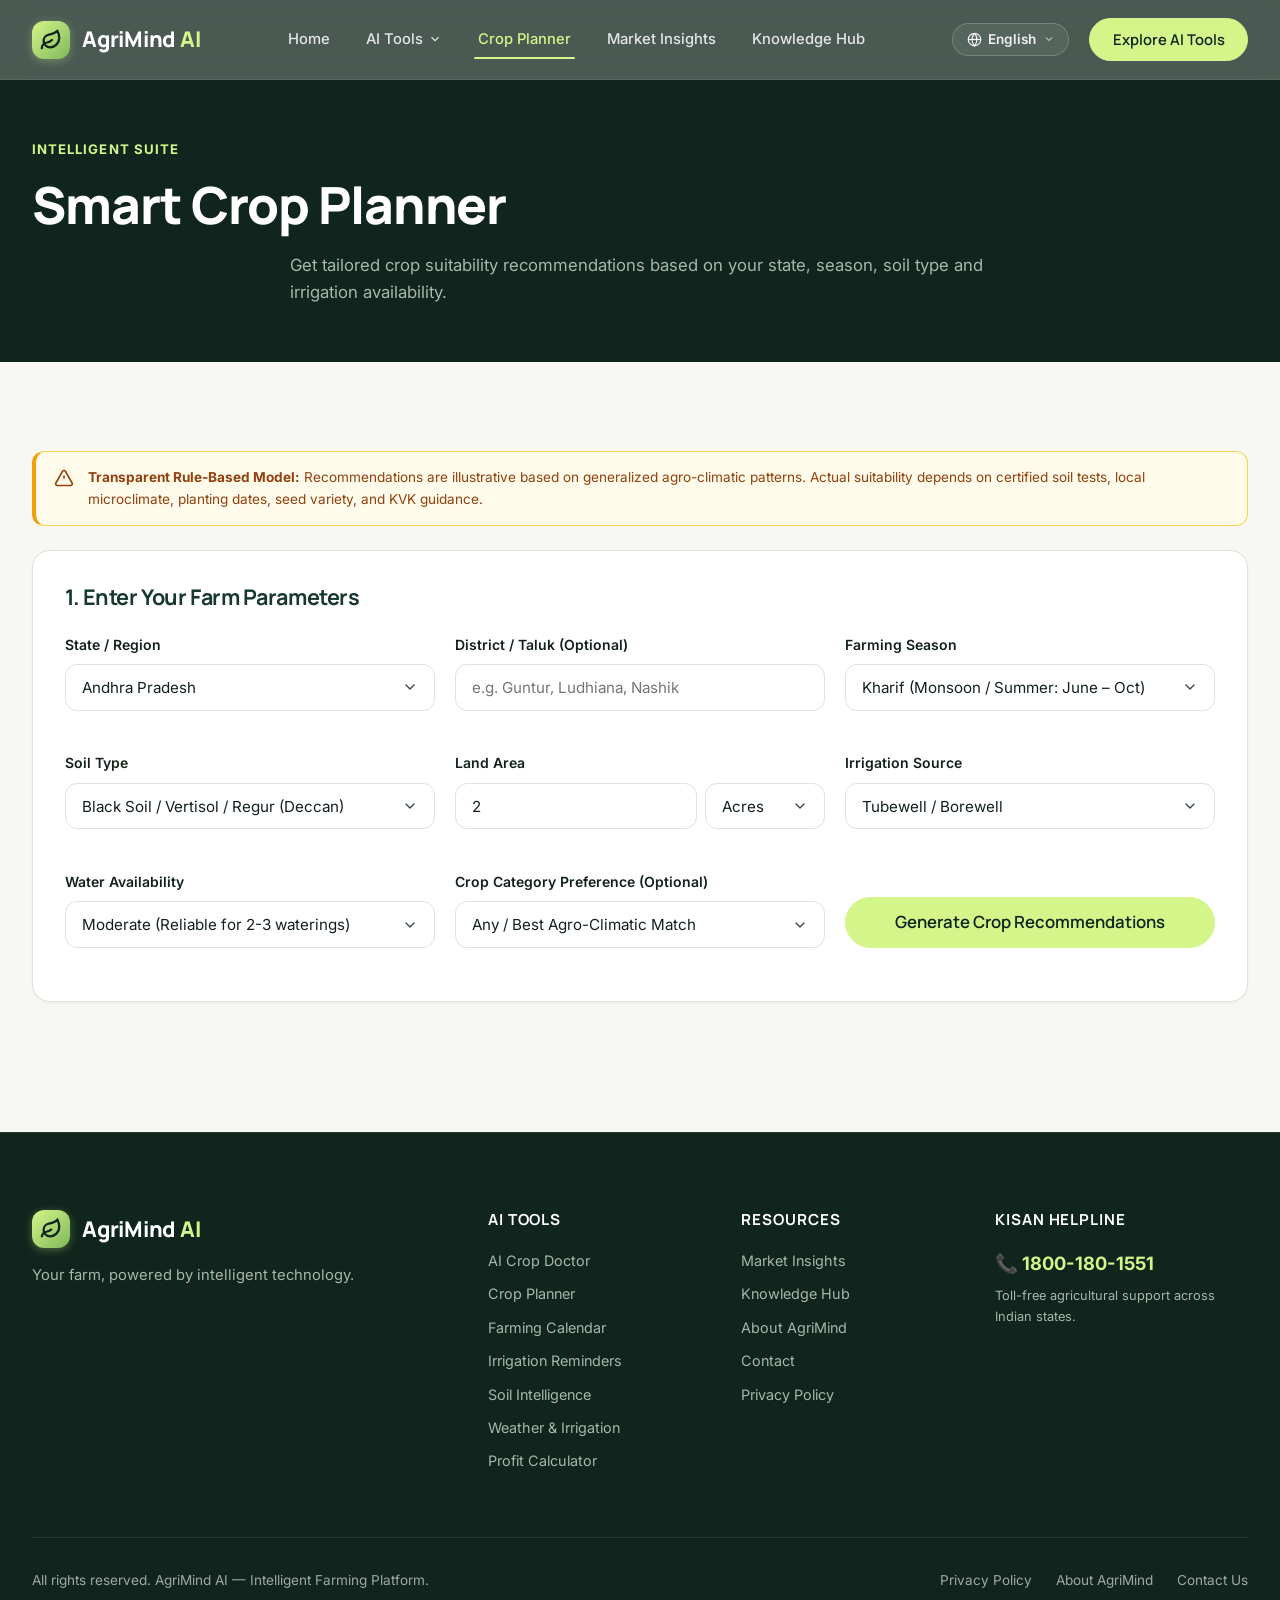
<file: crop-planner.html>
<!DOCTYPE html>
<html lang="en">
<head>
  <meta charset="UTF-8">
  <meta name="viewport" content="width=device-width, initial-scale=1.0">
  <title>Smart Crop Planner — AgriMind AI | Guided Agronomic Suitability</title>
  <meta name="description" content="Plan high-yield, water-efficient crops matched to your Indian state, season, soil type and irrigation availability with AgriMind AI's Crop Planner.">
  <meta name="theme-color" content="#10251D">

  <link rel="stylesheet" href="css/style.css">
  <link rel="stylesheet" href="css/components.css">
  <link rel="stylesheet" href="css/pages.css">
  <link rel="stylesheet" href="css/responsive.css">
</head>
<body>

  <!-- Navigation Bar -->
  <header class="navbar" role="banner">
    <div class="container nav-container">
      <a href="index.html" class="brand-logo" aria-label="AgriMind AI Home">
        <div class="brand-logo-icon">
          <svg width="22" height="22" viewBox="0 0 24 24" fill="none" stroke="currentColor" stroke-width="2.5" stroke-linecap="round" stroke-linejoin="round">
            <path d="M11 20A7 7 0 0 1 9.8 6.1C15.5 5 17 4.48 19 2c1 2 2 4.18 2 8 0 5.5-4.78 10-10 10Z"/>
            <path d="M2 21c0-3 1.85-5.36 5.08-6C9.5 14.52 12 13 13 12"/>
          </svg>
        </div>
        <span>AgriMind <span class="highlight">AI</span></span>
      </a>

      <nav class="nav-links" role="navigation" aria-label="Primary Navigation">
        <a href="index.html" class="nav-link" data-i18n="nav_home">Home</a>
        <div class="nav-dropdown">
          <a href="#" class="nav-link active" id="toolsDropdownToggle" aria-haspopup="true" aria-expanded="false">
            <span data-i18n="nav_tools">AI Tools</span>
            <svg width="14" height="14" viewBox="0 0 24 24" fill="none" stroke="currentColor" stroke-width="2"><path d="m6 9 6 6 6-6"/></svg>
          </a>
          <div class="dropdown-menu" aria-labelledby="toolsDropdownToggle">
            <a href="crop-doctor.html" class="dropdown-item">
              <span class="dropdown-item-icon">🩺</span>
              <div><strong data-i18n="nav_doctor">AI Crop Doctor</strong></div>
            </a>
            <a href="crop-planner.html" class="dropdown-item active">
              <span class="dropdown-item-icon">🌾</span>
              <div><strong data-i18n="nav_planner">Crop Planner</strong></div>
            </a>
            <a href="farming-calendar.html" class="dropdown-item">
              <span class="dropdown-item-icon">📅</span>
              <div>
                <strong data-i18n="nav_calendar">Farming Calendar</strong>
                <div style="font-size: 0.75rem; color: var(--color-muted-light);">Sowing-to-harvest roadmap</div>
              </div>
            </a>
            <a href="irrigation-reminders.html" class="dropdown-item">
              <span class="dropdown-item-icon">⏰</span>
              <div>
                <strong data-i18n="nav_reminders">Irrigation Reminders</strong>
                <div style="font-size: 0.75rem; color: var(--color-muted-light);">Water schedules & alerts</div>
              </div>
            </a>
            <a href="soil-intelligence.html" class="dropdown-item">
              <span class="dropdown-item-icon">🧪</span>
              <div><strong data-i18n="nav_soil">Soil Intelligence</strong></div>
            </a>
            <a href="weather-irrigation.html" class="dropdown-item">
              <span class="dropdown-item-icon">🌦</span>
              <div><strong data-i18n="nav_weather">Weather & Irrigation</strong></div>
            </a>
            <a href="profit-calculator.html" class="dropdown-item">
              <span class="dropdown-item-icon">🧮</span>
              <div><strong data-i18n="nav_profit">Profit Calculator</strong></div>
            </a>
          </div>
        </div>

        <a href="crop-planner.html" class="nav-link active" data-i18n="nav_planner">Crop Planner</a>
        <a href="mandi-market.html" class="nav-link" data-i18n="nav_market">Market Insights</a>
        <a href="knowledge-hub.html" class="nav-link" data-i18n="nav_knowledge">Knowledge Hub</a>
      </nav>

      <div class="nav-actions">
        <div class="lang-selector-wrapper">
          <button type="button" class="lang-select-btn" aria-label="Select Language">
            <svg width="15" height="15" viewBox="0 0 24 24" fill="none" stroke="currentColor" stroke-width="2"><circle cx="12" cy="12" r="10"/><path d="M12 2a14.5 14.5 0 0 0 0 20 14.5 14.5 0 0 0 0-20"/><path d="M2 12h20"/></svg>
            <span id="currentLangLabel">English</span>
            <svg width="12" height="12" viewBox="0 0 24 24" fill="none" stroke="currentColor" stroke-width="2"><path d="m6 9 6 6 6-6"/></svg>
          </button>
          <div class="lang-dropdown-menu">
            <button type="button" class="lang-option active" data-lang="en"><span>English</span><span>EN</span></button>
            <button type="button" class="lang-option" data-lang="te"><span>తెలుగు (Telugu)</span><span>TE</span></button>
            <button type="button" class="lang-option" data-lang="ta"><span>தமிழ் (Tamil)</span><span>TA</span></button>
            <button type="button" class="lang-option" data-lang="hi"><span>हिन्दी (Hindi)</span><span>HI</span></button>
          </div>
        </div>

        <a href="crop-doctor.html" class="btn btn-primary" data-i18n="btn_explore_tools">Explore AI Tools</a>
        <button type="button" class="mobile-toggle" aria-label="Toggle navigation menu" aria-expanded="false">
          <span></span><span></span><span></span>
        </button>
      </div>
    </div>
  </header>

  <!-- Mobile Drawer -->
  <div class="mobile-drawer" role="dialog" aria-label="Mobile Navigation">
    <a href="index.html" class="mobile-nav-link" data-i18n="nav_home">Home</a>
    <div>
      <div class="mobile-nav-link active" data-i18n="nav_tools">AI Tools</div>
      <div class="mobile-sublinks">
        <a href="crop-doctor.html" class="mobile-sublink">🩺 <span data-i18n="nav_doctor">AI Crop Doctor</span></a>
        <a href="crop-planner.html" class="mobile-sublink active">🌾 <span data-i18n="nav_planner">Crop Planner</span></a>
        <a href="farming-calendar.html" class="mobile-sublink">📅 <span data-i18n="nav_calendar">Farming Calendar</span></a>
        <a href="irrigation-reminders.html" class="mobile-sublink">⏰ <span data-i18n="nav_reminders">Irrigation Reminders</span></a>
        <a href="soil-intelligence.html" class="mobile-sublink">🧪 <span data-i18n="nav_soil">Soil Intelligence</span></a>
        <a href="weather-irrigation.html" class="mobile-sublink">🌦 <span data-i18n="nav_weather">Weather & Irrigation</span></a>
        <a href="profit-calculator.html" class="mobile-sublink">🧮 <span data-i18n="nav_profit">Profit Calculator</span></a>
      </div>
    </div>
    <a href="mandi-market.html" class="mobile-nav-link" data-i18n="nav_market">Market Insights</a>
    <a href="knowledge-hub.html" class="mobile-nav-link" data-i18n="nav_knowledge">Knowledge Hub</a>
    <a href="about.html" class="mobile-nav-link" data-i18n="nav_about">About AgriMind</a>
    <a href="contact.html" class="mobile-nav-link" data-i18n="nav_contact">Contact</a>
  </div>

  <main style="padding-top: var(--nav-height);">
    <!-- Page Header -->
    <section class="section section-dark" style="padding-top: 3.5rem; padding-bottom: 3.5rem;">
      <div class="container text-center">
        <span class="section-eyebrow" data-i18n="section_tools_eyebrow">AGRONOMIC ADAPTABILITY</span>
        <h1 class="section-title" data-i18n="planner_title">Smart Crop Planner</h1>
        <p class="section-subtitle" style="max-width: 700px; margin: 0 auto;" data-i18n="planner_subtitle">
          Get tailored crop suitability recommendations based on your state, season, soil type and irrigation availability.
        </p>
      </div>
    </section>

    <!-- Planning Form & Suggestions Section -->
    <section class="section">
      <div class="container">

        <!-- Disclaimer Banner -->
        <div class="demo-disclaimer" role="alert">
          <svg class="demo-disclaimer-icon" width="20" height="20" viewBox="0 0 24 24" fill="none" stroke="currentColor" stroke-width="2">
            <path d="m21.73 18-8-14a2 2 0 0 0-3.48 0l-8 14A2 2 0 0 0 4 21h16a2 2 0 0 0 1.73-3Z"/><line x1="12" y1="9" x2="12" y2="13"/><line x1="12" y1="17" x2="12.01" y2="17"/>
          </svg>
          <div>
            <strong>Transparent Rule-Based Model:</strong>
            Recommendations are illustrative based on generalized agro-climatic patterns. Actual suitability depends on certified soil tests, local microclimate, planting dates, seed variety, and KVK guidance.
          </div>
        </div>

        <!-- Guided Input Form -->
        <div class="card" style="margin-bottom: 2.5rem;">
          <h2 style="font-size: 1.35rem; margin-bottom: 1.5rem; color: var(--color-dark-green);">
            1. Enter Your Farm Parameters
          </h2>

          <form id="cropPlannerForm">
            <div class="grid grid-3" style="gap: 1.25rem;">
              <!-- State / Region -->
              <div class="form-group">
                <label for="plannerState" class="form-label" data-i18n="planner_state">State / Region</label>
                <select id="plannerState" class="form-control" required>
                  <option value="Punjab">Punjab</option>
                  <option value="Haryana">Haryana</option>
                  <option value="Uttar Pradesh">Uttar Pradesh</option>
                  <option value="Andhra Pradesh" selected>Andhra Pradesh</option>
                  <option value="Telangana">Telangana</option>
                  <option value="Tamil Nadu">Tamil Nadu</option>
                  <option value="Maharashtra">Maharashtra</option>
                  <option value="Karnataka">Karnataka</option>
                  <option value="Gujarat">Gujarat</option>
                  <option value="Madhya Pradesh">Madhya Pradesh</option>
                  <option value="Rajasthan">Rajasthan</option>
                  <option value="Bihar">Bihar</option>
                  <option value="West Bengal">West Bengal</option>
                  <option value="Kerala">Kerala</option>
                </select>
              </div>

              <!-- District (Optional) -->
              <div class="form-group">
                <label for="plannerDistrict" class="form-label">District / Taluk (Optional)</label>
                <input type="text" id="plannerDistrict" class="form-control" placeholder="e.g. Guntur, Ludhiana, Nashik">
              </div>

              <!-- Season -->
              <div class="form-group">
                <label for="plannerSeason" class="form-label" data-i18n="planner_season">Farming Season</label>
                <select id="plannerSeason" class="form-control" required>
                  <option value="kharif" selected>Kharif (Monsoon / Summer: June – Oct)</option>
                  <option value="rabi">Rabi (Winter: Oct – March)</option>
                  <option value="zaid">Zaid (Summer: March – June)</option>
                </select>
              </div>

              <!-- Soil Type -->
              <div class="form-group">
                <label for="plannerSoil" class="form-label" data-i18n="planner_soil">Soil Type</label>
                <select id="plannerSoil" class="form-control" required>
                  <option value="alluvial">Alluvial Loam (Indo-Gangetic & River Basins)</option>
                  <option value="black" selected>Black Soil / Vertisol / Regur (Deccan)</option>
                  <option value="red">Red & Yellow Loam (South & Central India)</option>
                  <option value="clay-loam">Clay Loam (Heavy Water-Holding)</option>
                  <option value="sandy">Sandy Loam / Light Arid</option>
                  <option value="laterite">Laterite Soil (Coastal & Hill Tracts)</option>
                </select>
              </div>

              <!-- Land Area & Unit -->
              <div class="form-group">
                <label for="plannerLandArea" class="form-label" data-i18n="planner_land">Land Area</label>
                <div style="display: flex; gap: 0.5rem;">
                  <input type="number" id="plannerLandArea" class="form-control" value="2" min="0.1" step="0.1" required style="flex: 1;">
                  <select id="plannerLandUnit" class="form-control" style="width: 120px;">
                    <option value="acres" selected>Acres</option>
                    <option value="hectares">Hectares</option>
                  </select>
                </div>
              </div>

              <!-- Irrigation Source -->
              <div class="form-group">
                <label for="plannerIrrigation" class="form-label" data-i18n="planner_irrigation">Irrigation Source</label>
                <select id="plannerIrrigation" class="form-control" required>
                  <option value="borewell" selected>Tubewell / Borewell</option>
                  <option value="canal">Canal Network</option>
                  <option value="drip">Drip / Micro-Irrigation</option>
                  <option value="rainfed">Rainfed (Dryland / No Irrigation)</option>
                </select>
              </div>

              <!-- Water Availability -->
              <div class="form-group">
                <label for="plannerWater" class="form-label" data-i18n="planner_water">Water Availability</label>
                <select id="plannerWater" class="form-control" required>
                  <option value="abundant">Abundant (Canal or continuous borewell)</option>
                  <option value="moderate" selected>Moderate (Reliable for 2-3 waterings)</option>
                  <option value="scarce">Scarce (Rainfed or low groundwater)</option>
                </select>
              </div>

              <!-- Crop Preference -->
              <div class="form-group">
                <label for="plannerPreference" class="form-label">Crop Category Preference (Optional)</label>
                <select id="plannerPreference" class="form-control">
                  <option value="any" selected>Any / Best Agro-Climatic Match</option>
                  <option value="cereals">Cereals & Grains (Paddy, Wheat, Maize)</option>
                  <option value="pulses">Pulses & Legumes (Gram, Soybean, Arhar)</option>
                  <option value="oilseeds">Oilseeds (Mustard, Groundnut, Soybean)</option>
                  <option value="cash">Commercial / Cash Crops (Cotton)</option>
                  <option value="vegetables">Horticulture & Vegetables (Tomato)</option>
                </select>
              </div>

              <!-- Submit Button -->
              <div class="form-group" style="display: flex; align-items: flex-end;">
                <button type="submit" class="btn btn-primary btn-block btn-lg" data-i18n="planner_get_recommendations">
                  Get Crop Suggestions
                </button>
              </div>
            </div>
          </form>
        </div>

        <!-- =====================================================================
             RECOMMENDATION RESULTS
             ===================================================================== -->
        <div id="plannerResults" style="display: none;">
          <div style="display: flex; justify-content: space-between; align-items: center; margin-bottom: 1.5rem; flex-wrap: wrap; gap: 1rem;">
            <div>
              <h2 style="font-size: 1.5rem; color: var(--color-dark-green); margin-bottom: 0.25rem;">
                Recommended Crops for Your Selected Parameters
              </h2>
              <p style="font-size: 0.875rem; color: var(--color-muted-text);">
                Based on agronomic soil match, water availability thresholds, and season suitability.
              </p>
            </div>
            <div style="display: flex; gap: 0.75rem;">
              <button type="button" id="compareCropsBtn" class="btn btn-sm btn-outline-dark" style="display: none;" data-i18n="planner_compare">
                📊 Compare Recommended Crops
              </button>
              <button type="button" id="changeInputsBtn" class="btn btn-sm btn-dark">
                ✏️ Change Inputs
              </button>
            </div>
          </div>

          <!-- Cards Grid -->
          <div id="suggestionsGrid" class="grid grid-3" style="gap: 1.75rem;"></div>
        </div>

      </div>
    </section>
  </main>

  <!-- =========================================================================
       COMPARE CROPS MODAL
       ========================================================================= -->
  <div id="compareCropsModal" class="modal-backdrop" role="dialog" aria-modal="true" aria-labelledby="compareModalTitle">
    <div class="modal-dialog" style="max-width: 900px;">
      <div class="modal-header">
        <h3 id="compareModalTitle" class="modal-title">Side-by-Side Crop Comparison</h3>
        <button type="button" class="modal-close" data-modal-close aria-label="Close modal">&times;</button>
      </div>
      <div class="modal-body">
        <div class="table-wrapper">
          <table class="data-table">
            <thead>
              <tr>
                <th>Crop</th>
                <th>Duration</th>
                <th>Water Need</th>
                <th>Expected Yield</th>
                <th>Est. Investment</th>
                <th>Market Demand</th>
                <th>Soil Suitability</th>
              </tr>
            </thead>
            <tbody id="compareTableBody"></tbody>
          </table>
        </div>
      </div>
      <div class="modal-footer">
        <button type="button" class="btn btn-outline-dark" data-modal-close>Close</button>
      </div>
    </div>
  </div>

  <!-- Footer -->
  <footer class="site-footer" role="contentinfo">
    <div class="container">
      <div class="footer-top">
        <div class="footer-brand">
          <a href="index.html" class="brand-logo">
            <div class="brand-logo-icon">
              <svg width="22" height="22" viewBox="0 0 24 24" fill="none" stroke="currentColor" stroke-width="2.5"><path d="M11 20A7 7 0 0 1 9.8 6.1C15.5 5 17 4.48 19 2c1 2 2 4.18 2 8 0 5.5-4.78 10-10 10Z"/><path d="M2 21c0-3 1.85-5.36 5.08-6C9.5 14.52 12 13 13 12"/></svg>
            </div>
            <span>AgriMind <span class="highlight">AI</span></span>
          </a>
          <p data-i18n="footer_tagline">Your farm, powered by intelligent technology.</p>
        </div>
        <div class="footer-col">
          <h4 data-i18n="nav_tools">AI Tools</h4>
          <div class="footer-links">
            <a href="crop-doctor.html" class="footer-link" data-i18n="nav_doctor">AI Crop Doctor</a>
            <a href="crop-planner.html" class="footer-link" data-i18n="nav_planner">Crop Planner</a>
            <a href="farming-calendar.html" class="footer-link" data-i18n="nav_calendar">Farming Calendar</a>
            <a href="irrigation-reminders.html" class="footer-link" data-i18n="nav_reminders">Irrigation Reminders</a>
            <a href="soil-intelligence.html" class="footer-link" data-i18n="nav_soil">Soil Intelligence</a>
            <a href="weather-irrigation.html" class="footer-link" data-i18n="nav_weather">Weather & Irrigation</a>
            <a href="profit-calculator.html" class="footer-link" data-i18n="nav_profit">Profit Calculator</a>
          </div>
        </div>
        <div class="footer-col">
          <h4 data-i18n="footer_resources">Resources</h4>
          <div class="footer-links">
            <a href="mandi-market.html" class="footer-link" data-i18n="nav_market">Mandi Market Insights</a>
            <a href="knowledge-hub.html" class="footer-link" data-i18n="nav_knowledge">Knowledge Hub</a>
            <a href="about.html" class="footer-link" data-i18n="nav_about">About AgriMind</a>
            <a href="contact.html" class="footer-link" data-i18n="nav_contact">Contact Us</a>
            <a href="privacy.html" class="footer-link" data-i18n="footer_privacy">Privacy Policy</a>
          </div>
        </div>
        <div class="footer-col">
          <h4 data-i18n="footer_kisan_helpline">Kisan Helpline</h4>
          <div style="font-size: 1.15rem; font-weight: 700; color: var(--color-lime); margin-bottom: 0.5rem;">📞 1800-180-1551</div>
          <p style="font-size: 0.8rem; color: var(--color-muted-light);" data-i18n="footer_helpline_desc">Toll-free agricultural support across Indian states.</p>
        </div>
      </div>
      <div class="footer-bottom">
        <div data-i18n="footer_rights">© 2026 AgriMind AI — Intelligent Farming Platform. All rights reserved.</div>
        <div class="footer-legal-links">
          <a href="privacy.html" data-i18n="footer_privacy">Privacy Policy</a>
          <a href="about.html" data-i18n="footer_about">About</a>
          <a href="contact.html" data-i18n="footer_contact">Contact</a>
        </div>
      </div>
    </div>
  </footer>

  <button type="button" class="back-to-top" aria-label="Back to top">
    <svg width="20" height="20" viewBox="0 0 24 24" fill="none" stroke="currentColor" stroke-width="2.5"><path d="m18 15-6-6-6 6"/></svg>
  </button>

  <script src="js/translations.js"></script>
  <script src="js/main.js"></script>
  <script src="js/multilingual-data.js"></script>
  <script src="js/crop-planner.js"></script>
</body>
</html>
</file>
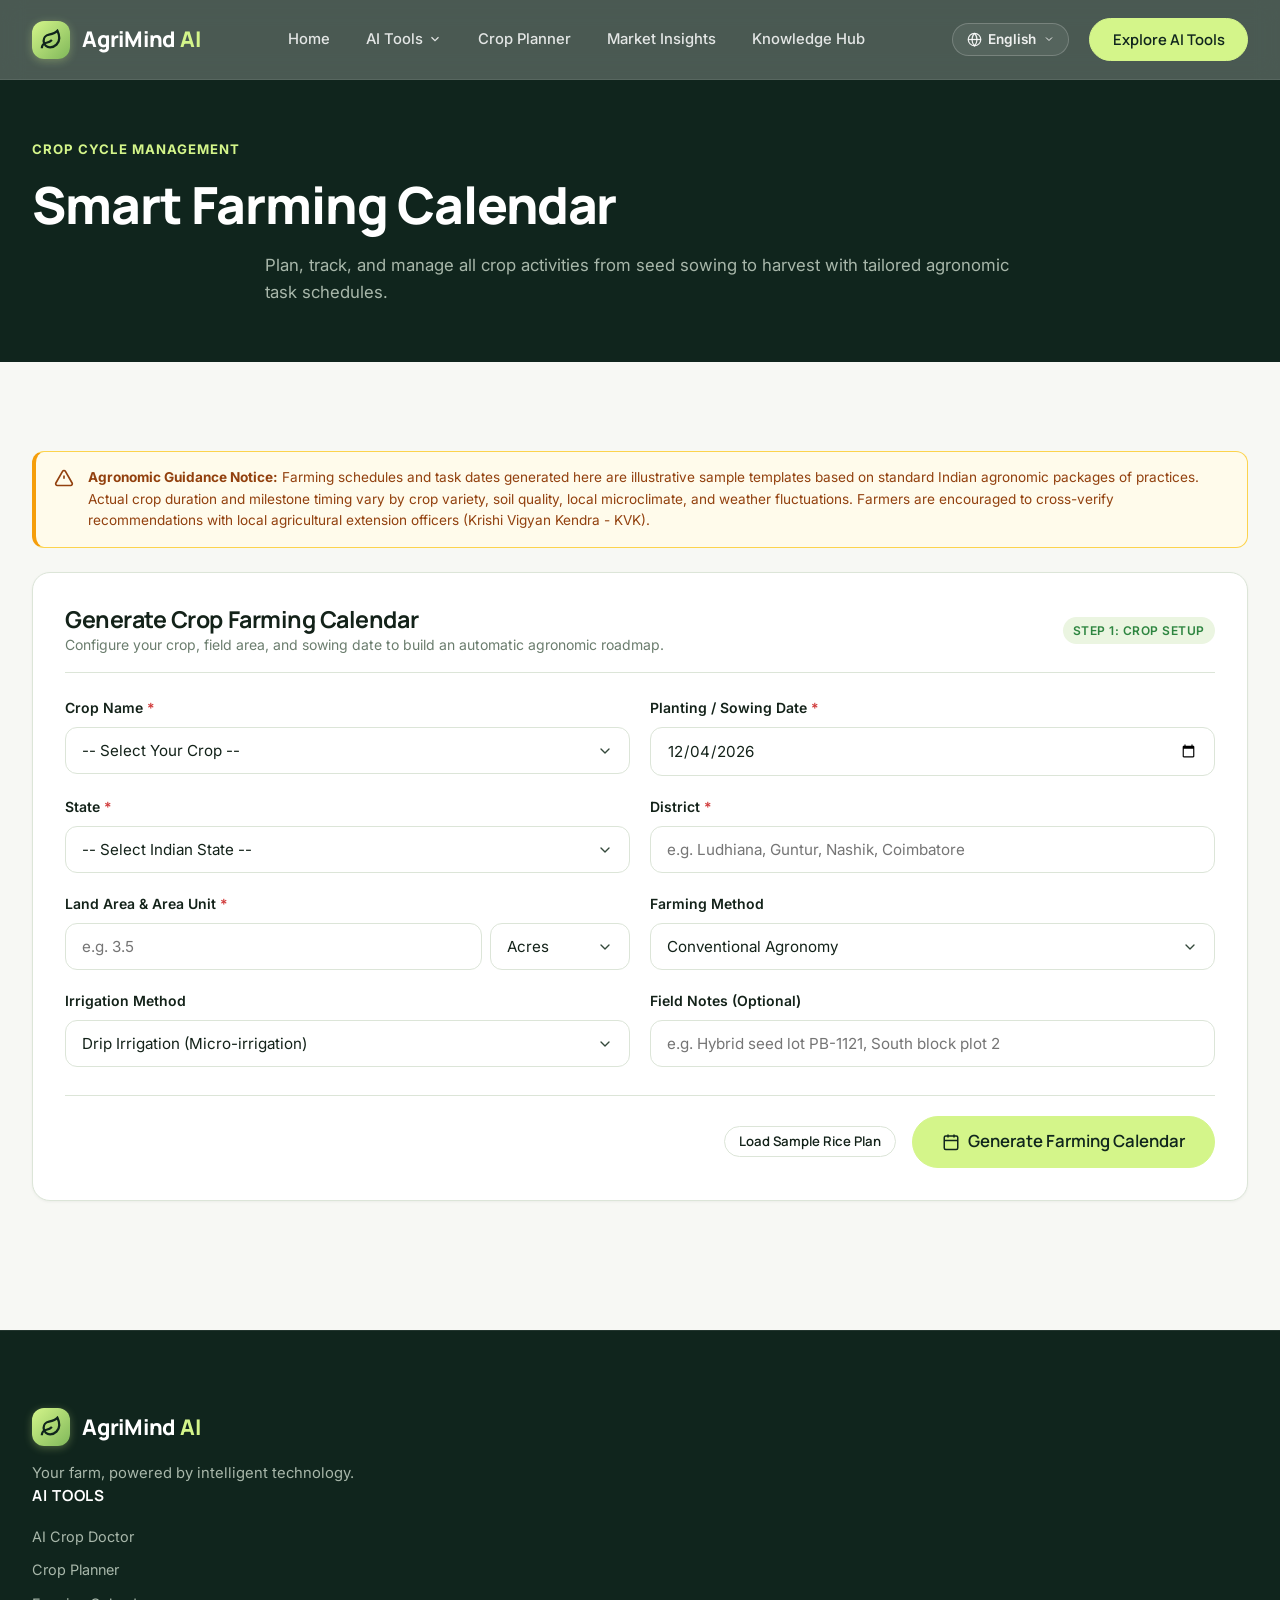
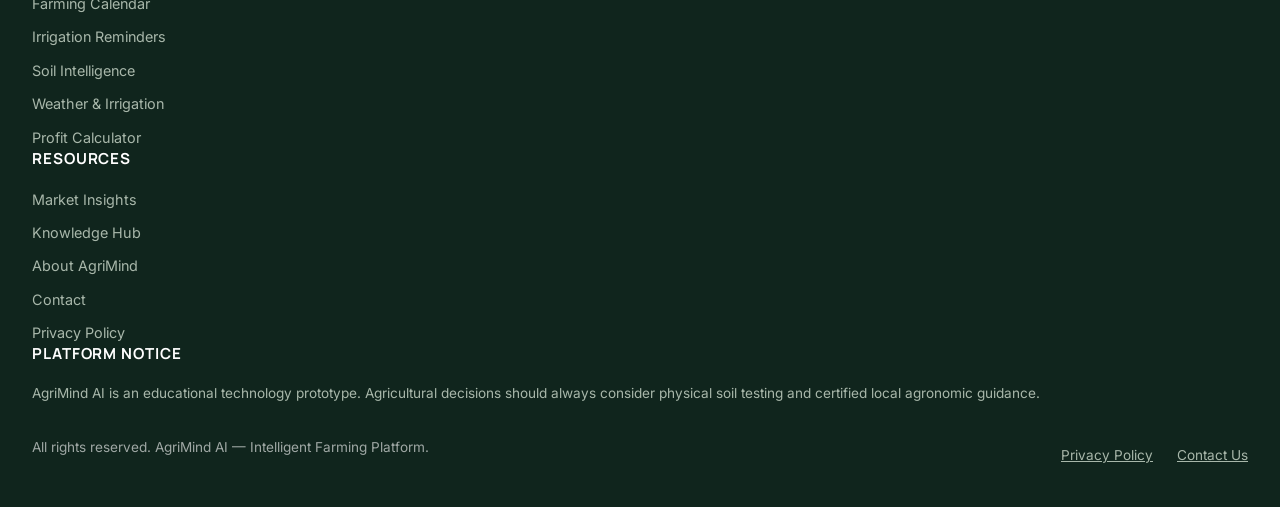
<file: farming-calendar.html>
<!DOCTYPE html>
<html lang="en">
<head>
  <meta charset="UTF-8">
  <meta name="viewport" content="width=device-width, initial-scale=1.0">
  <title>Smart Farming Calendar — AgriMind AI | Crop Activity & Sowing-to-Harvest Planner</title>
  <meta name="description" content="Organize, track, and manage all your crop activities from seed sowing to harvest with automated, crop-specific agronomic schedules.">
  <meta name="theme-color" content="#10251D">

  <link rel="stylesheet" href="css/style.css">
  <link rel="stylesheet" href="css/components.css">
  <link rel="stylesheet" href="css/pages.css">
  <link rel="stylesheet" href="css/responsive.css">
</head>
<body>

  <!-- Navigation Bar -->
  <header class="navbar" role="banner">
    <div class="container nav-container">
      <a href="index.html" class="brand-logo" aria-label="AgriMind AI Home">
        <div class="brand-logo-icon">
          <svg width="22" height="22" viewBox="0 0 24 24" fill="none" stroke="currentColor" stroke-width="2.5">
            <path d="M11 20A7 7 0 0 1 9.8 6.1C15.5 5 17 4.48 19 2c1 2 2 4.18 2 8 0 5.5-4.78 10-10 10Z"/>
            <path d="M2 21c0-3 1.85-5.36 5.08-6C9.5 14.52 12 13 13 12"/>
          </svg>
        </div>
        <span>AgriMind <span class="highlight">AI</span></span>
      </a>

      <nav class="nav-links" role="navigation" aria-label="Primary Navigation">
        <a href="index.html" class="nav-link" data-i18n="nav_home">Home</a>
        <div class="nav-dropdown">
          <a href="#" class="nav-link active" id="toolsDropdownToggle" aria-haspopup="true" aria-expanded="false">
            <span data-i18n="nav_tools">AI Tools</span>
            <svg width="14" height="14" viewBox="0 0 24 24" fill="none" stroke="currentColor" stroke-width="2"><path d="m6 9 6 6 6-6"/></svg>
          </a>
          <div class="dropdown-menu" aria-labelledby="toolsDropdownToggle">
            <a href="crop-doctor.html" class="dropdown-item">
              <span class="dropdown-item-icon">🩺</span>
              <div><strong data-i18n="nav_doctor">AI Crop Doctor</strong></div>
            </a>
            <a href="crop-planner.html" class="dropdown-item">
              <span class="dropdown-item-icon">🌾</span>
              <div><strong data-i18n="nav_planner">Crop Planner</strong></div>
            </a>
            <a href="farming-calendar.html" class="dropdown-item active">
              <span class="dropdown-item-icon">📅</span>
              <div><strong data-i18n="nav_calendar">Farming Calendar</strong></div>
            </a>
            <a href="irrigation-reminders.html" class="dropdown-item">
              <span class="dropdown-item-icon">⏰</span>
              <div><strong data-i18n="nav_reminders">Irrigation Reminders</strong></div>
            </a>
            <a href="soil-intelligence.html" class="dropdown-item">
              <span class="dropdown-item-icon">🧪</span>
              <div><strong data-i18n="nav_soil">Soil Intelligence</strong></div>
            </a>
            <a href="weather-irrigation.html" class="dropdown-item">
              <span class="dropdown-item-icon">🌦</span>
              <div><strong data-i18n="nav_weather">Weather & Irrigation</strong></div>
            </a>
            <a href="profit-calculator.html" class="dropdown-item">
              <span class="dropdown-item-icon">🧮</span>
              <div><strong data-i18n="nav_profit">Profit Calculator</strong></div>
            </a>
          </div>
        </div>

        <a href="crop-planner.html" class="nav-link" data-i18n="nav_planner">Crop Planner</a>
        <a href="mandi-market.html" class="nav-link" data-i18n="nav_market">Market Insights</a>
        <a href="knowledge-hub.html" class="nav-link" data-i18n="nav_knowledge">Knowledge Hub</a>
      </nav>

      <div class="nav-actions">
        <!-- Regional Language Selector -->
        <div class="lang-selector-wrapper">
          <button type="button" class="lang-select-btn" aria-label="Select Language">
            <svg width="15" height="15" viewBox="0 0 24 24" fill="none" stroke="currentColor" stroke-width="2">
              <circle cx="12" cy="12" r="10"/><path d="M12 2a14.5 14.5 0 0 0 0 20 14.5 14.5 0 0 0 0-20"/><path d="M2 12h20"/>
            </svg>
            <span id="currentLangLabel">English</span>
            <svg width="12" height="12" viewBox="0 0 24 24" fill="none" stroke="currentColor" stroke-width="2"><path d="m6 9 6 6 6-6"/></svg>
          </button>
          <div class="lang-dropdown-menu">
            <button type="button" class="lang-option active" data-lang="en"><span>English</span><span>EN</span></button>
            <button type="button" class="lang-option" data-lang="te"><span>తెలుగు (Telugu)</span><span>TE</span></button>
            <button type="button" class="lang-option" data-lang="ta"><span>தமிழ் (Tamil)</span><span>TA</span></button>
            <button type="button" class="lang-option" data-lang="hi"><span>हिन्दी (Hindi)</span><span>HI</span></button>
          </div>
        </div>

        <a href="crop-doctor.html" class="btn btn-primary" data-i18n="btn_explore_tools">Explore AI Tools</a>
        <button type="button" class="mobile-toggle" aria-label="Toggle navigation menu" aria-expanded="false">
          <span></span><span></span><span></span>
        </button>
      </div>
    </div>
  </header>

  <!-- Mobile Drawer -->
  <div class="mobile-drawer" role="dialog" aria-label="Mobile Navigation">
    <a href="index.html" class="mobile-nav-link" data-i18n="nav_home">Home</a>
    <div>
      <div class="mobile-nav-link active" data-i18n="nav_tools">AI Tools</div>
      <div class="mobile-sublinks">
        <a href="crop-doctor.html" class="mobile-sublink">🩺 <span data-i18n="nav_doctor">AI Crop Doctor</span></a>
        <a href="crop-planner.html" class="mobile-sublink">🌾 <span data-i18n="nav_planner">Crop Planner</span></a>
        <a href="farming-calendar.html" class="mobile-sublink active">📅 <span data-i18n="nav_calendar">Farming Calendar</span></a>
        <a href="irrigation-reminders.html" class="mobile-sublink">⏰ <span data-i18n="nav_reminders">Irrigation Reminders</span></a>
        <a href="soil-intelligence.html" class="mobile-sublink">🧪 <span data-i18n="nav_soil">Soil Intelligence</span></a>
        <a href="weather-irrigation.html" class="mobile-sublink">🌦 <span data-i18n="nav_weather">Weather & Irrigation</span></a>
        <a href="profit-calculator.html" class="mobile-sublink">🧮 <span data-i18n="nav_profit">Profit Calculator</span></a>
      </div>
    </div>
    <a href="mandi-market.html" class="mobile-nav-link" data-i18n="nav_market">Market Insights</a>
    <a href="knowledge-hub.html" class="mobile-nav-link" data-i18n="nav_knowledge">Knowledge Hub</a>
    <a href="about.html" class="mobile-nav-link" data-i18n="nav_about">About AgriMind</a>
    <a href="contact.html" class="mobile-nav-link" data-i18n="nav_contact">Contact</a>
  </div>

  <main style="padding-top: var(--nav-height);">
    <!-- Page Header -->
    <section class="section section-dark" style="padding-top: 3.5rem; padding-bottom: 3.5rem;">
      <div class="container text-center">
        <span class="section-eyebrow" data-i18n="calendar_header_eyebrow">CROP CYCLE MANAGEMENT</span>
        <h1 class="section-title" data-i18n="calendar_title">Smart Farming Calendar</h1>
        <p class="section-subtitle" style="max-width: 750px; margin: 0 auto;" data-i18n="calendar_subtitle">
          Plan, track, and manage all crop activities from seed sowing to harvest with tailored agronomic task schedules.
        </p>
      </div>
    </section>

    <section class="section">
      <div class="container">

        <!-- Illustrative Guidance Disclaimer Notice -->
        <div class="demo-disclaimer" role="alert">
          <svg class="demo-disclaimer-icon" width="20" height="20" viewBox="0 0 24 24" fill="none" stroke="currentColor" stroke-width="2">
            <path d="m21.73 18-8-14a2 2 0 0 0-3.48 0l-8 14A2 2 0 0 0 4 21h16a2 2 0 0 0 1.73-3Z"/><line x1="12" y1="9" x2="12" y2="13"/><line x1="12" y1="17" x2="12.01" y2="17"/>
          </svg>
          <div>
            <strong>Agronomic Guidance Notice:</strong>
            Farming schedules and task dates generated here are illustrative sample templates based on standard Indian agronomic packages of practices. Actual crop duration and milestone timing vary by crop variety, soil quality, local microclimate, and weather fluctuations. Farmers are encouraged to cross-verify recommendations with local agricultural extension officers (Krishi Vigyan Kendra - KVK).
          </div>
        </div>

        <!-- =========================================================================
             SECTION A: CROP SETUP FORM (Visible when no plan or when editing)
             ========================================================================= -->
        <div id="calendarSetupCard" class="card" style="margin-bottom: 2.5rem; padding: 2rem;">
          <div style="display: flex; justify-content: space-between; align-items: center; margin-bottom: 1.5rem; border-bottom: 1px solid var(--color-border-subtle); padding-bottom: 1rem;">
            <div>
              <h2 style="font-size: 1.45rem; color: var(--color-text-dark);" data-i18n="calendar_setup_title">Generate Crop Farming Calendar</h2>
              <p style="font-size: 0.875rem; color: var(--color-muted-text); margin: 0;"><span data-i18n="calendar_header_desc">Configure your crop, field area, and sowing date to build an automatic agronomic roadmap.</span></p>
            </div>
            <span class="badge badge-leaf">Step 1: Crop Setup</span>
          </div>

          <form id="cropPlanForm" novalidate>
            <div class="grid grid-2" style="gap: 1.25rem;">
              <!-- Field: Crop Selection -->
              <div>
                <label for="planCropSelect" class="form-label" style="font-weight: 600;">
                  <span data-i18n="calendar_crop_name">Crop Name</span> <span style="color: var(--color-danger);">*</span>
                </label>
                <select id="planCropSelect" class="form-control" required>
                  <option value="" disabled selected>-- Select Your Crop --</option>
                  <option value="rice">Rice / Paddy (Oryza sativa)</option>
                  <option value="wheat">Wheat (Triticum aestivum)</option>
                  <option value="tomato">Tomato (Solanum lycopersicum)</option>
                  <option value="cotton">Cotton (Gossypium hirsutum)</option>
                  <option value="maize">Maize / Corn (Zea mays)</option>
                  <option value="groundnut">Groundnut / Peanut (Arachis hypogaea)</option>
                  <option value="sugarcane">Sugarcane (Saccharum officinarum)</option>
                </select>
                <div class="form-error-msg" id="cropSelectError" style="display: none; color: var(--color-danger); font-size: 0.8rem; margin-top: 0.25rem;">Please select a crop.</div>
              </div>

              <!-- Field: Sowing / Planting Date -->
              <div>
                <label for="planSowingDate" class="form-label" style="font-weight: 600;">
                  <span data-i18n="calendar_sowing_date">Planting / Sowing Date</span> <span style="color: var(--color-danger);">*</span>
                </label>
                <input type="date" id="planSowingDate" class="form-control" required>
                <div class="form-error-msg" id="sowingDateError" style="display: none; color: var(--color-danger); font-size: 0.8rem; margin-top: 0.25rem;">Please choose a valid planting/sowing date.</div>
              </div>

              <!-- Field: State -->
              <div>
                <label for="planStateSelect" class="form-label" style="font-weight: 600;">
                  <span data-i18n="calendar_state">State</span> <span style="color: var(--color-danger);">*</span>
                </label>
                <select id="planStateSelect" class="form-control" required>
                  <option value="" disabled selected>-- Select Indian State --</option>
                  <option value="Andhra Pradesh">Andhra Pradesh</option>
                  <option value="Bihar">Bihar</option>
                  <option value="Gujarat">Gujarat</option>
                  <option value="Haryana">Haryana</option>
                  <option value="Karnataka">Karnataka</option>
                  <option value="Madhya Pradesh">Madhya Pradesh</option>
                  <option value="Maharashtra">Maharashtra</option>
                  <option value="Punjab">Punjab</option>
                  <option value="Rajasthan">Rajasthan</option>
                  <option value="Tamil Nadu">Tamil Nadu</option>
                  <option value="Telangana">Telangana</option>
                  <option value="Uttar Pradesh">Uttar Pradesh</option>
                  <option value="West Bengal">West Bengal</option>
                </select>
                <div class="form-error-msg" id="stateError" style="display: none; color: var(--color-danger); font-size: 0.8rem; margin-top: 0.25rem;">Please select your state.</div>
              </div>

              <!-- Field: District -->
              <div>
                <label for="planDistrictInput" class="form-label" style="font-weight: 600;">
                  <span data-i18n="calendar_district">District</span> <span style="color: var(--color-danger);">*</span>
                </label>
                <input type="text" id="planDistrictInput" class="form-control" placeholder="e.g. Ludhiana, Guntur, Nashik, Coimbatore" required>
                <div class="form-error-msg" id="districtError" style="display: none; color: var(--color-danger); font-size: 0.8rem; margin-top: 0.25rem;">Please enter your district name.</div>
              </div>

              <!-- Field: Land Area & Unit -->
              <div>
                <label class="form-label" style="font-weight: 600;">
                  <span data-i18n="calendar_land_area">Land Area</span> & <span data-i18n="calendar_unit">Unit</span> <span style="color: var(--color-danger);">*</span>
                </label>
                <div style="display: flex; gap: 0.5rem;">
                  <input type="number" id="planAreaInput" class="form-control" placeholder="e.g. 3.5" min="0.1" step="0.1" style="flex: 1;" required>
                  <select id="planUnitSelect" class="form-control" style="width: 140px;">
                    <option value="Acres" selected>Acres</option>
                    <option value="Hectares">Hectares</option>
                    <option value="Bighas">Bighas</option>
                    <option value="Gunthas">Gunthas</option>
                  </select>
                </div>
                <div class="form-error-msg" id="areaError" style="display: none; color: var(--color-danger); font-size: 0.8rem; margin-top: 0.25rem;">Please enter a valid land area greater than 0.</div>
              </div>

              <!-- Field: Farming Method -->
              <div>
                <label for="planFarmingMethod" class="form-label" style="font-weight: 600;">
                  <span data-i18n="calendar_farming_method">Farming Method</span>
                </label>
                <select id="planFarmingMethod" class="form-control">
                  <option value="Conventional" selected>Conventional Agronomy</option>
                  <option value="Organic">Certified Organic Farming</option>
                  <option value="Natural / ZBNF">Zero Budget Natural Farming (ZBNF)</option>
                  <option value="Precision">Precision Agriculture / Hi-Tech</option>
                </select>
              </div>

              <!-- Field: Irrigation Method -->
              <div>
                <label for="planIrrigationMethod" class="form-label" style="font-weight: 600;">
                  <span data-i18n="calendar_irrigation_method">Irrigation Method</span>
                </label>
                <select id="planIrrigationMethod" class="form-control">
                  <option value="Drip" selected>Drip Irrigation (Micro-irrigation)</option>
                  <option value="Sprinkler">Sprinkler Irrigation</option>
                  <option value="Flood">Flood Irrigation</option>
                  <option value="Furrow / Manual">Furrow / Manual Basin</option>
                </select>
              </div>

              <!-- Field: Optional Notes -->
              <div>
                <label for="planNotesInput" class="form-label" style="font-weight: 600;">
                  <span data-i18n="calendar_notes">Field Notes (Optional)</span>
                </label>
                <input type="text" id="planNotesInput" class="form-control" placeholder="e.g. Hybrid seed lot PB-1121, South block plot 2">
              </div>
            </div>

            <div style="margin-top: 1.75rem; display: flex; justify-content: flex-end; gap: 1rem; align-items: center; border-top: 1px solid var(--color-border-subtle); padding-top: 1.25rem;">
              <button type="button" id="btnPrefillSamplePlan" class="btn btn-outline-dark btn-sm">
                Load Sample Rice Plan
              </button>
              <button type="submit" id="btnGenerateCalendar" class="btn btn-primary btn-lg">
                <svg width="18" height="18" viewBox="0 0 24 24" fill="none" stroke="currentColor" stroke-width="2">
                  <rect width="18" height="18" x="3" y="4" rx="2" ry="2"/>
                  <line x1="16" x2="16" y1="2" y2="6"/>
                  <line x1="8" x2="8" y1="2" y2="6"/>
                  <line x1="3" x2="21" y1="10" y2="10"/>
                </svg>
                <span data-i18n="calendar_btn_generate">Generate Farming Calendar</span>
              </button>
            </div>
          </form>
        </div>

        <!-- =========================================================================
             SECTION B: CALENDAR DASHBOARD (Populated when active plan exists)
             ========================================================================= -->
        <div id="calendarDashboard" style="display: none;">

          <!-- Crop Plan Summary Card -->
          <div class="calendar-summary-card">
            <div style="display: flex; justify-content: space-between; align-items: flex-start; flex-wrap: wrap; gap: 1rem;">
              <div>
                <div style="display: flex; align-items: center; gap: 0.6rem; margin-bottom: 0.35rem; flex-wrap: wrap;">
                  <span class="badge badge-lime" id="summaryCropBadge">Rice / Paddy</span>
                  <span class="badge badge-dark" id="summaryCycleDayBadge">Day 24 of 125</span>
                  <div id="planSwitcherWrapper" style="display: inline-flex; align-items: center; gap: 0.4rem; margin-left: 0.5rem;">
                    <label for="planSwitchSelect" style="font-size: 0.775rem; font-weight: 600; color: var(--color-muted-text); margin: 0;">Switch Plan:</label>
                    <select id="planSwitchSelect" class="form-control" style="font-size: 0.8rem; padding: 0.25rem 0.6rem; width: auto; font-weight: 600;"></select>
                  </div>
                </div>
                <h2 id="summaryPlanTitle" style="font-size: 1.75rem; color: var(--color-text-dark); margin: 0;">Paddy / Rice (Oryza sativa)</h2>
                <div id="summaryLocationSubtitle" style="font-size: 0.9rem; color: var(--color-muted-text); margin-top: 0.35rem;">
                  3.0 Acres • Ludhiana, Punjab • Drip Irrigation
                </div>
              </div>

              <!-- Quick Plan Actions -->
              <div style="display: flex; gap: 0.75rem; flex-wrap: wrap;">
                <button type="button" id="btnAddNewPlan" class="btn btn-outline-dark btn-sm">
                  + Add Another Crop
                </button>
                <button type="button" id="btnOpenAddTaskModal" class="btn btn-primary btn-sm">
                  <svg width="15" height="15" viewBox="0 0 24 24" fill="none" stroke="currentColor" stroke-width="2"><line x1="12" y1="5" x2="12" y2="19"/><line x1="5" y1="12" x2="19" y2="12"/></svg>
                  <span data-i18n="calendar_btn_add_task">Add Custom Task</span>
                </button>
                <button type="button" id="btnPrintCalendar" class="btn btn-secondary btn-sm">
                  <svg width="15" height="15" viewBox="0 0 24 24" fill="none" stroke="currentColor" stroke-width="2"><polyline points="6 9 6 2 18 2 18 9"/><path d="M6 18H4a2 2 0 0 1-2-2v-5a2 2 0 0 1 2-2h16a2 2 0 0 1 2 2v5a2 2 0 0 1-2 2h-2"/><rect width="12" height="8" x="6" y="14"/></svg>
                  <span data-i18n="calendar_btn_print">Print Calendar</span>
                </button>
                <button type="button" id="btnResetPlan" class="btn btn-outline-dark btn-sm" style="color: var(--color-danger); border-color: rgba(209, 59, 59, 0.3);">
                  <span data-i18n="calendar_btn_reset_plan">Delete This Plan</span>
                </button>
              </div>
            </div>

            <!-- Metrics Summary Grid -->
            <div class="calendar-summary-grid">
              <div class="summary-metric">
                <div class="summary-metric-label">Planting / Sowing Date</div>
                <div class="summary-metric-val" id="metricSowingDate">01 Nov 2026</div>
              </div>
              <div class="summary-metric">
                <div class="summary-metric-label">Estimated Harvest</div>
                <div class="summary-metric-val" id="metricHarvestDate">06 Mar 2027</div>
              </div>
              <div class="summary-metric">
                <div class="summary-metric-label">Total Duration</div>
                <div class="summary-metric-val" id="metricDuration">125 Days</div>
              </div>
              <div class="summary-metric">
                <div class="summary-metric-label">Task Status</div>
                <div class="summary-metric-val" id="metricTaskStats">3 / 14 Done</div>
              </div>
            </div>

            <!-- Progress Bar -->
            <div class="calendar-progress-wrapper">
              <div class="calendar-progress-header">
                <span>Crop Cycle Task Completion</span>
                <span id="calendarProgressPercent" style="color: var(--color-success);">21%</span>
              </div>
              <div class="calendar-progress-track">
                <div id="calendarProgressFill" class="calendar-progress-fill" style="width: 21%;"></div>
              </div>
            </div>
          </div>

          <!-- Calendar Toolbar (View Switcher, Navigation, Filters) -->
          <div class="calendar-toolbar">
            <!-- Nav Controls -->
            <div class="calendar-nav-controls">
              <button type="button" id="btnPrevMonth" class="btn btn-sm btn-outline-dark" aria-label="Previous Month">
                <svg width="16" height="16" viewBox="0 0 24 24" fill="none" stroke="currentColor" stroke-width="2"><path d="m15 18-6-6 6-6"/></svg>
              </button>
              <div class="calendar-month-title" id="calendarMonthTitle">November 2026</div>
              <button type="button" id="btnNextMonth" class="btn btn-sm btn-outline-dark" aria-label="Next Month">
                <svg width="16" height="16" viewBox="0 0 24 24" fill="none" stroke="currentColor" stroke-width="2"><path d="m9 18 6-6-6-6"/></svg>
              </button>
              <button type="button" id="btnToday" class="btn btn-sm btn-outline-dark" style="margin-left: 0.5rem;">Today</button>
            </div>

            <!-- View Switcher -->
            <div class="view-switch-group">
              <button type="button" class="view-btn active" id="viewBtnMonth" data-view="month">
                <svg width="15" height="15" viewBox="0 0 24 24" fill="none" stroke="currentColor" stroke-width="2"><rect width="18" height="18" x="3" y="4" rx="2" ry="2"/><line x1="16" x2="16" y1="2" y2="6"/><line x1="8" x2="8" y1="2" y2="6"/><line x1="3" x2="21" y1="10" y2="10"/></svg>
                Month View
              </button>
              <button type="button" class="view-btn" id="viewBtnList" data-view="list">
                <svg width="15" height="15" viewBox="0 0 24 24" fill="none" stroke="currentColor" stroke-width="2"><line x1="8" y1="6" x2="21" y2="6"/><line x1="8" y1="12" x2="21" y2="12"/><line x1="8" y1="18" x2="21" y2="18"/><line x1="3" y1="6" x2="3.01" y2="6"/><line x1="3" y1="12" x2="3.01" y2="12"/><line x1="3" y1="18" x2="3.01" y2="18"/></svg>
                List Timeline
              </button>
            </div>

            <!-- Filters -->
            <div class="calendar-filters-row">
              <select id="filterCategorySelect" class="form-control" style="font-size: 0.825rem; padding: 0.45rem 0.75rem; width: auto;">
                <option value="all">All Categories</option>
                <option value="land-prep">Land Preparation</option>
                <option value="seed-sowing">Seed & Sowing</option>
                <option value="germination">Germination</option>
                <option value="irrigation">Irrigation</option>
                <option value="nutrient">Nutrient Management</option>
                <option value="weed">Weed Control</option>
                <option value="pest-disease">Pest & Disease</option>
                <option value="growth">Growth Monitoring</option>
                <option value="harvest-prep">Harvest Prep</option>
                <option value="harvest">Harvesting</option>
              </select>

              <select id="filterStatusSelect" class="form-control" style="font-size: 0.825rem; padding: 0.45rem 0.75rem; width: auto;">
                <option value="all">All Statuses</option>
                <option value="pending">Pending</option>
                <option value="completed">Completed</option>
                <option value="overdue">Overdue</option>
              </select>

              <input type="text" id="filterSearchInput" class="form-control" placeholder="Search tasks..." style="font-size: 0.825rem; padding: 0.45rem 0.75rem; max-width: 160px;">
            </div>
          </div>

          <!-- View 1: Month Calendar Grid -->
          <div id="monthViewContainer" class="calendar-month-container">
            <div class="calendar-weekdays">
              <div>Sun</div>
              <div>Mon</div>
              <div>Tue</div>
              <div>Wed</div>
              <div>Thu</div>
              <div>Fri</div>
              <div>Sat</div>
            </div>
            <div class="calendar-days-grid" id="calendarDaysGrid">
              <!-- Dynamically populated by farming-calendar.js -->
            </div>
          </div>

          <!-- View 2: Task List Timeline -->
          <div id="listViewContainer" class="calendar-list-view" style="display: none;">
            <div id="timelineTasksList">
              <!-- Dynamically populated by farming-calendar.js -->
            </div>
          </div>

          <!-- Side / Bottom Priority Widgets -->
          <div class="grid grid-3" style="gap: 1.5rem; margin-top: 2.5rem;">
            <!-- Widget 1: Overdue Tasks -->
            <div class="card" style="padding: 1.5rem;">
              <div style="display: flex; justify-content: space-between; align-items: center; margin-bottom: 1rem;">
                <h3 style="font-size: 1.1rem; color: var(--color-danger); display: flex; align-items: center; gap: 0.4rem;">
                  <span style="font-size: 1.25rem;">⚠️</span> Overdue Tasks
                </h3>
                <span class="badge" id="overdueCountBadge" style="background: rgba(209, 59, 59, 0.15); color: var(--color-danger);">0</span>
              </div>
              <div id="overdueTasksContainer" style="display: flex; flex-direction: column; gap: 0.75rem; font-size: 0.875rem;">
                <div style="color: var(--color-muted-text); font-style: italic;">No overdue tasks. You are on track!</div>
              </div>
            </div>

            <!-- Widget 2: Upcoming (Next 14 Days) -->
            <div class="card" style="padding: 1.5rem;">
              <div style="display: flex; justify-content: space-between; align-items: center; margin-bottom: 1rem;">
                <h3 style="font-size: 1.1rem; color: var(--color-text-dark); display: flex; align-items: center; gap: 0.4rem;">
                  <span style="font-size: 1.25rem;">⏳</span> Upcoming (14 Days)
                </h3>
                <span class="badge badge-leaf" id="upcomingCountBadge">0</span>
              </div>
              <div id="upcomingTasksContainer" style="display: flex; flex-direction: column; gap: 0.75rem; font-size: 0.875rem;">
                <div style="color: var(--color-muted-text); font-style: italic;">No upcoming tasks in the next 14 days.</div>
              </div>
            </div>

            <!-- Widget 3: Completed Milestones -->
            <div class="card" style="padding: 1.5rem;">
              <div style="display: flex; justify-content: space-between; align-items: center; margin-bottom: 1rem;">
                <h3 style="font-size: 1.1rem; color: var(--color-success); display: flex; align-items: center; gap: 0.4rem;">
                  <span style="font-size: 1.25rem;">✅</span> Completed Tasks
                </h3>
                <span class="badge badge-dark" id="completedCountBadge">0</span>
              </div>
              <div id="completedTasksContainer" style="display: flex; flex-direction: column; gap: 0.75rem; font-size: 0.875rem; max-height: 250px; overflow-y: auto;">
                <div style="color: var(--color-muted-text); font-style: italic;">No completed tasks yet.</div>
              </div>
            </div>
          </div>

        </div> <!-- /#calendarDashboard -->

      </div>
    </section>
  </main>

  <!-- =========================================================================
       MODALS: TASK DETAIL, ADD CUSTOM, EDIT, RESET CONFIRMATION
       ========================================================================= -->

  <!-- Modal 1: Task Detail Modal -->
  <div class="modal-backdrop" id="taskDetailModal">
    <div class="modal-dialog">
      <div class="modal-header">
        <h3 class="modal-title" id="modalTaskTitle">Farming Task Details</h3>
        <button type="button" class="modal-close" data-modal-close aria-label="Close modal">✕</button>
      </div>
      <div class="modal-body">
        <div style="display: flex; gap: 0.5rem; margin-bottom: 1rem; flex-wrap: wrap;">
          <span class="badge badge-leaf" id="modalTaskCategoryBadge">Irrigation</span>
          <span class="badge badge-dark" id="modalTaskDateBadge">18 Nov 2026</span>
          <span class="badge" id="modalTaskStatusBadge">Pending</span>
        </div>
        <p id="modalTaskDescription" style="font-size: 1rem; color: var(--color-text-body); line-height: 1.6; margin-bottom: 1.5rem;">
          Task details will appear here.
        </p>

        <!-- Quick Postpone Actions -->
        <div style="background: var(--bg-primary); border-radius: var(--radius-md); padding: 0.85rem 1rem; border: 1px solid var(--color-border-subtle); margin-bottom: 1rem;">
          <div style="font-size: 0.8rem; font-weight: 600; color: var(--color-muted-text); margin-bottom: 0.5rem;">Quick Reschedule / Postpone:</div>
          <div style="display: flex; gap: 0.5rem; flex-wrap: wrap;">
            <button type="button" class="btn btn-sm btn-outline-dark" id="btnPostpone3Days">+3 Days</button>
            <button type="button" class="btn btn-sm btn-outline-dark" id="btnPostpone7Days">+1 Week</button>
            <button type="button" class="btn btn-sm btn-outline-dark" id="btnPostponeCustom">Pick Date</button>
          </div>
        </div>
      </div>
      <div class="modal-footer" style="justify-content: space-between;">
        <button type="button" class="btn btn-outline-dark btn-sm" id="btnModalDeleteTask" style="color: var(--color-danger); border-color: rgba(209, 59, 59, 0.3);">
          🗑️ Delete Task
        </button>
        <div style="display: flex; gap: 0.5rem;">
          <button type="button" class="btn btn-secondary btn-sm" id="btnModalEditTask">
            ✏️ Edit
          </button>
          <button type="button" class="btn btn-primary btn-sm" id="btnModalToggleComplete">
            ✓ Mark Done
          </button>
        </div>
      </div>
    </div>
  </div>

  <!-- Modal 2: Add Custom Task Modal -->
  <div class="modal-backdrop" id="addTaskModal">
    <div class="modal-dialog">
      <div class="modal-header">
        <h3 class="modal-title">Add Custom Farming Task</h3>
        <button type="button" class="modal-close" data-modal-close aria-label="Close modal">✕</button>
      </div>
      <div class="modal-body">
        <form id="customTaskForm">
          <div style="margin-bottom: 1.15rem;">
            <label for="customTaskTitle" class="form-label" style="font-weight: 600;">Task Title <span style="color: var(--color-danger);">*</span></label>
            <input type="text" id="customTaskTitle" class="form-control" placeholder="e.g. Apply Bio-fertilizer Azospirillum" required>
          </div>

          <div class="grid grid-2" style="gap: 1rem; margin-bottom: 1.15rem;">
            <div>
              <label for="customTaskDate" class="form-label" style="font-weight: 600;">Scheduled Date <span style="color: var(--color-danger);">*</span></label>
              <input type="date" id="customTaskDate" class="form-control" required>
            </div>
            <div>
              <label for="customTaskCategory" class="form-label" style="font-weight: 600;">Category</label>
              <select id="customTaskCategory" class="form-control">
                <option value="land-prep">Land Preparation</option>
                <option value="seed-sowing">Seed & Sowing</option>
                <option value="germination">Germination</option>
                <option value="irrigation">Irrigation</option>
                <option value="nutrient" selected>Nutrient Management</option>
                <option value="weed">Weed Control</option>
                <option value="pest-disease">Pest & Disease</option>
                <option value="growth">Growth Monitoring</option>
                <option value="harvest-prep">Harvest Preparation</option>
                <option value="harvest">Harvesting</option>
              </select>
            </div>
          </div>

          <div style="margin-bottom: 1.15rem;">
            <label for="customTaskDesc" class="form-label" style="font-weight: 600;">Description & Application Instructions</label>
            <textarea id="customTaskDesc" class="form-control" rows="3" placeholder="Provide dosage, spray timing, or specific block instructions..."></textarea>
          </div>

          <div class="modal-footer" style="padding: 0; margin-top: 1.5rem;">
            <button type="button" class="btn btn-outline-dark" data-modal-close>Cancel</button>
            <button type="submit" class="btn btn-primary">Add Task to Calendar</button>
          </div>
        </form>
      </div>
    </div>
  </div>

  <!-- Modal 3: Edit Task Modal -->
  <div class="modal-backdrop" id="editTaskModal">
    <div class="modal-dialog">
      <div class="modal-header">
        <h3 class="modal-title">Edit Farming Task</h3>
        <button type="button" class="modal-close" data-modal-close aria-label="Close modal">✕</button>
      </div>
      <div class="modal-body">
        <form id="editTaskForm">
          <input type="hidden" id="editTaskId">
          <div style="margin-bottom: 1.15rem;">
            <label for="editTaskTitle" class="form-label" style="font-weight: 600;">Task Title <span style="color: var(--color-danger);">*</span></label>
            <input type="text" id="editTaskTitle" class="form-control" required>
          </div>

          <div class="grid grid-2" style="gap: 1rem; margin-bottom: 1.15rem;">
            <div>
              <label for="editTaskDate" class="form-label" style="font-weight: 600;">Scheduled Date <span style="color: var(--color-danger);">*</span></label>
              <input type="date" id="editTaskDate" class="form-control" required>
            </div>
            <div>
              <label for="editTaskCategory" class="form-label" style="font-weight: 600;">Category</label>
              <select id="editTaskCategory" class="form-control">
                <option value="land-prep">Land Preparation</option>
                <option value="seed-sowing">Seed & Sowing</option>
                <option value="germination">Germination</option>
                <option value="irrigation">Irrigation</option>
                <option value="nutrient">Nutrient Management</option>
                <option value="weed">Weed Control</option>
                <option value="pest-disease">Pest & Disease</option>
                <option value="growth">Growth Monitoring</option>
                <option value="harvest-prep">Harvest Preparation</option>
                <option value="harvest">Harvesting</option>
              </select>
            </div>
          </div>

          <div style="margin-bottom: 1.15rem;">
            <label for="editTaskDesc" class="form-label" style="font-weight: 600;">Description</label>
            <textarea id="editTaskDesc" class="form-control" rows="3"></textarea>
          </div>

          <div class="modal-footer" style="padding: 0; margin-top: 1.5rem;">
            <button type="button" class="btn btn-outline-dark" data-modal-close>Cancel</button>
            <button type="submit" class="btn btn-primary">Save Changes</button>
          </div>
        </form>
      </div>
    </div>
  </div>

  <!-- Modal 4: Reset Plan Confirmation Modal -->
  <div class="modal-backdrop" id="resetPlanModal">
    <div class="modal-dialog" style="max-width: 480px;">
      <div class="modal-header">
        <h3 class="modal-title">Reset Crop Calendar Plan?</h3>
        <button type="button" class="modal-close" data-modal-close aria-label="Close modal">✕</button>
      </div>
      <div class="modal-body">
        <p style="color: var(--color-text-body); line-height: 1.6;">
          Are you sure you want to reset your active farming calendar? This will remove all scheduled tasks and custom entries for this crop from local storage.
        </p>
      </div>
      <div class="modal-footer">
        <button type="button" class="btn btn-outline-dark" data-modal-close>Cancel</button>
        <button type="button" class="btn btn-primary" id="btnConfirmResetPlan" style="background: var(--color-danger); border-color: var(--color-danger);">
          Yes, Reset Plan
        </button>
      </div>
    </div>
  </div>

  <!-- Complete Site Footer -->
  <footer class="site-footer" role="contentinfo">
    <div class="container footer-container">
      <div class="footer-grid">
        <!-- Col 1: Brand & Mission -->
        <div class="footer-brand">
          <a href="index.html" class="brand-logo" style="margin-bottom: 1rem;">
            <div class="brand-logo-icon">
              <svg width="22" height="22" viewBox="0 0 24 24" fill="none" stroke="currentColor" stroke-width="2.5"><path d="M11 20A7 7 0 0 1 9.8 6.1C15.5 5 17 4.48 19 2c1 2 2 4.18 2 8 0 5.5-4.78 10-10 10Z"/><path d="M2 21c0-3 1.85-5.36 5.08-6C9.5 14.52 12 13 13 12"/></svg>
            </div>
            <span>AgriMind <span class="highlight">AI</span></span>
          </a>
          <p class="footer-tagline" data-i18n="footer_tagline">Your farm, powered by intelligent technology.</p>
        </div>

        <!-- Col 2: AI Tools -->
        <div class="footer-col">
          <h4 data-i18n="nav_tools">AI Tools</h4>
          <div class="footer-links">
            <a href="crop-doctor.html" class="footer-link" data-i18n="nav_doctor">AI Crop Doctor</a>
            <a href="crop-planner.html" class="footer-link" data-i18n="nav_planner">Crop Planner</a>
            <a href="farming-calendar.html" class="footer-link" data-i18n="nav_calendar">Farming Calendar</a>
            <a href="irrigation-reminders.html" class="footer-link" data-i18n="nav_reminders">Irrigation Reminders</a>
            <a href="soil-intelligence.html" class="footer-link" data-i18n="nav_soil">Soil Intelligence</a>
            <a href="weather-irrigation.html" class="footer-link" data-i18n="nav_weather">Weather & Irrigation</a>
            <a href="profit-calculator.html" class="footer-link" data-i18n="nav_profit">Profit Calculator</a>
          </div>
        </div>

        <!-- Col 3: Resources -->
        <div class="footer-col">
          <h4 data-i18n="footer_resources">Resources</h4>
          <div class="footer-links">
            <a href="mandi-market.html" class="footer-link" data-i18n="nav_market">Market Insights</a>
            <a href="knowledge-hub.html" class="footer-link" data-i18n="nav_knowledge">Knowledge Hub</a>
            <a href="about.html" class="footer-link" data-i18n="nav_about">About AgriMind</a>
            <a href="contact.html" class="footer-link" data-i18n="nav_contact">Contact</a>
            <a href="privacy.html" class="footer-link" data-i18n="footer_privacy">Privacy Policy</a>
          </div>
        </div>

        <!-- Col 4: Platform Integrity -->
        <div class="footer-col">
          <h4>Platform Notice</h4>
          <p style="font-size: 0.85rem; color: var(--color-muted-light); line-height: 1.6;" data-i18n="footer_disclaimer_note">
            AgriMind AI is an educational technology prototype. Agricultural decisions should always consider physical soil testing and certified local agronomic guidance.
          </p>
        </div>
      </div>

      <div class="footer-bottom">
        <p data-i18n="footer_rights">© 2026 AgriMind AI — Intelligent Farming Platform. All rights reserved.</p>
        <div style="display: flex; gap: 1.5rem;">
          <a href="privacy.html" style="color: var(--color-muted-light); text-decoration: underline;" data-i18n="footer_privacy">Privacy</a>
          <a href="contact.html" style="color: var(--color-muted-light); text-decoration: underline;" data-i18n="footer_contact">Contact</a>
        </div>
      </div>
    </div>
  </footer>

  <!-- Scripts -->
  <script src="js/translations.js"></script>
  <script src="js/farming-calendar-data.js"></script>
  <script src="js/main.js"></script>
  <script src="js/farming-calendar.js"></script>
</body>
</html>
</file>
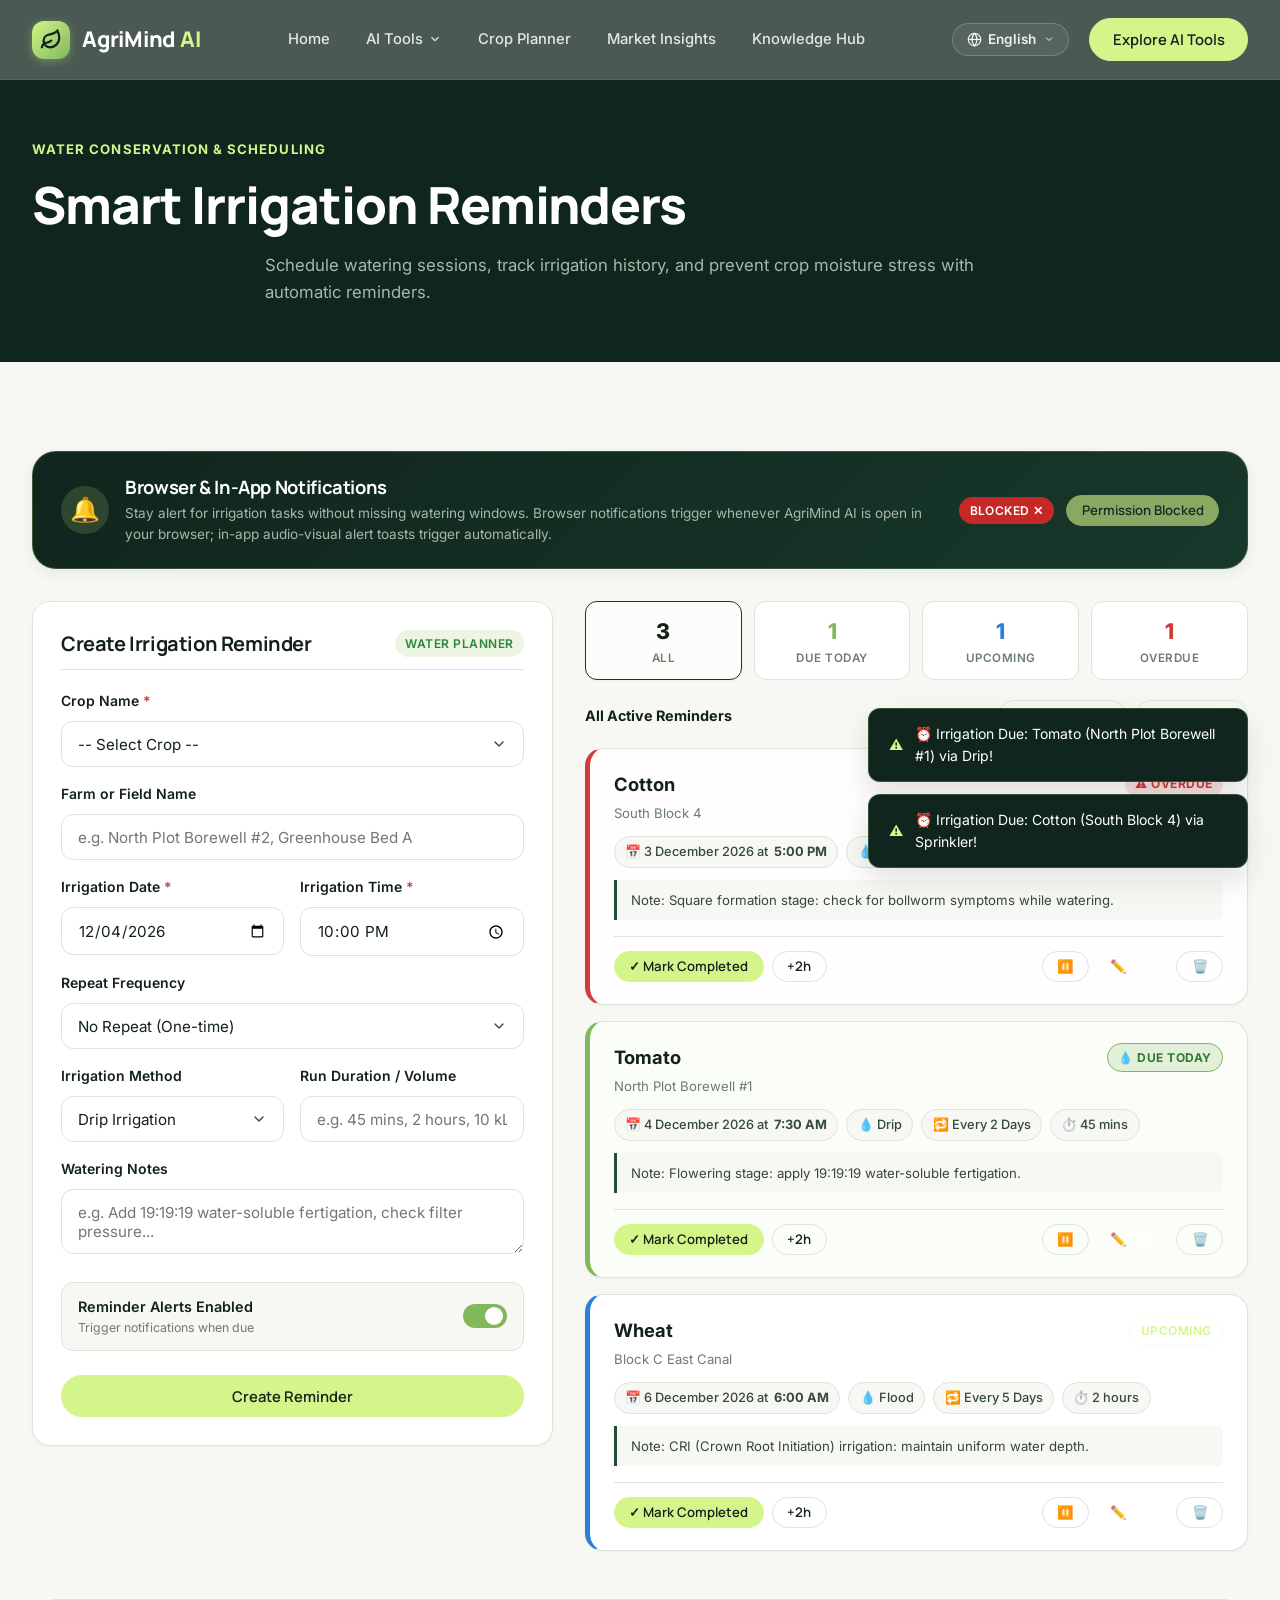
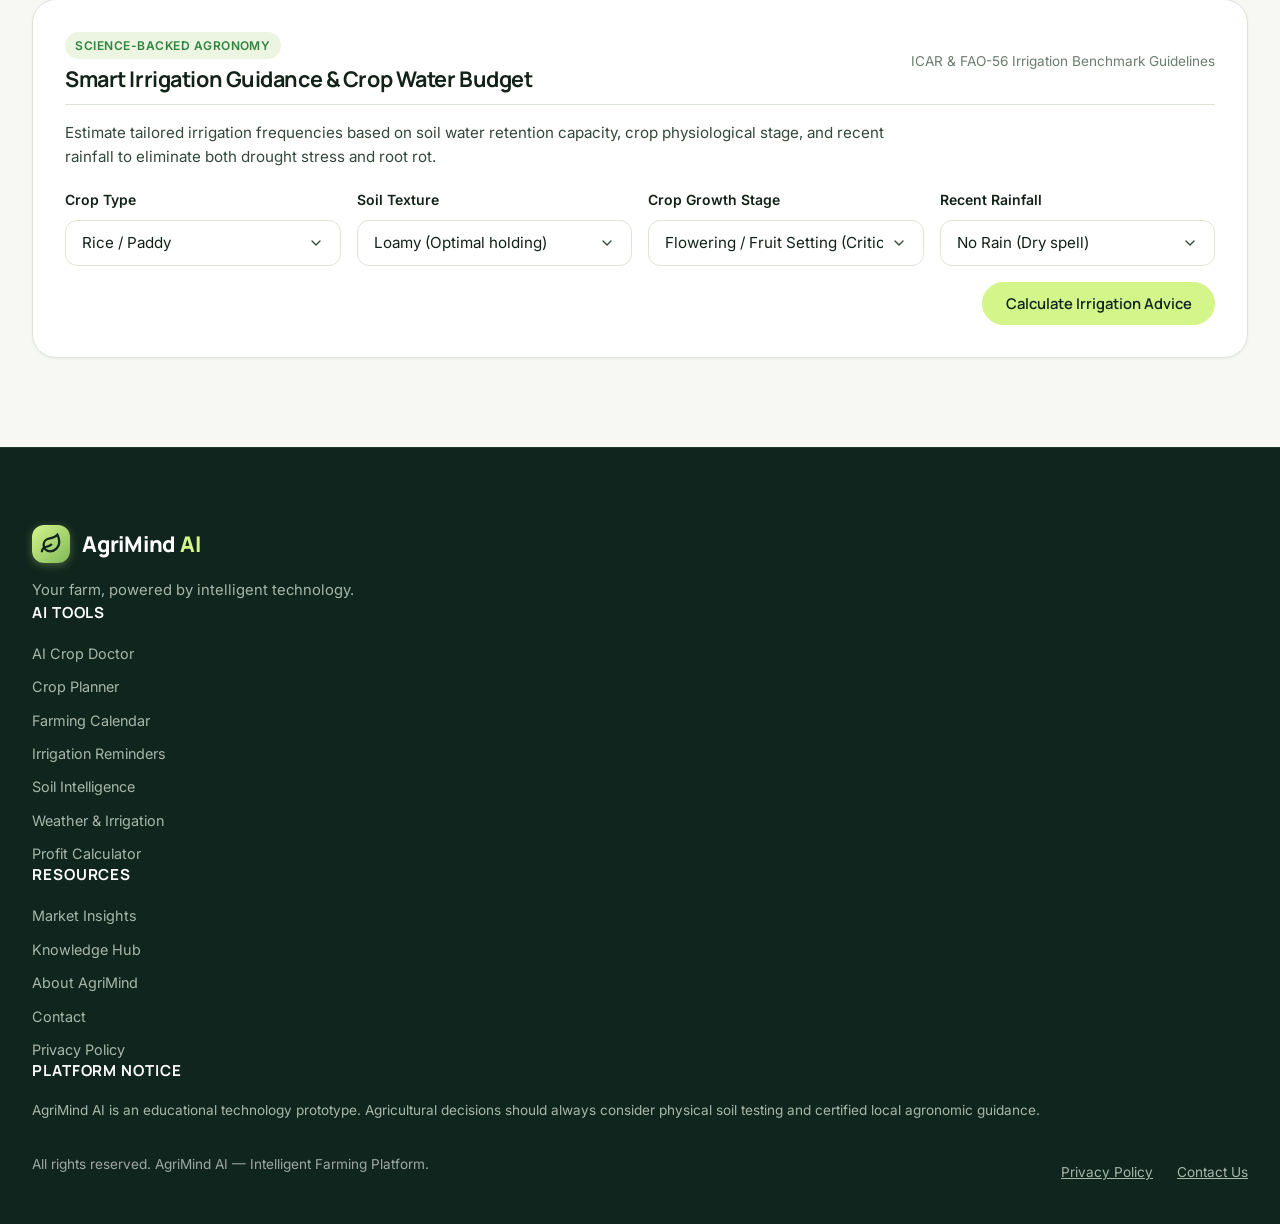
<file: irrigation-reminders.html>
<!DOCTYPE html>
<html lang="en">
<head>
  <meta charset="UTF-8">
  <meta name="viewport" content="width=device-width, initial-scale=1.0">
  <title>Smart Irrigation Reminders — AgriMind AI | Precision Water Management</title>
  <meta name="description" content="Plan watering sessions, schedule recurring irrigation tasks, prevent crop moisture stress, and receive timely browser & in-app reminder alerts.">
  <meta name="theme-color" content="#10251D">

  <link rel="stylesheet" href="css/style.css">
  <link rel="stylesheet" href="css/components.css">
  <link rel="stylesheet" href="css/pages.css">
  <link rel="stylesheet" href="css/responsive.css">
</head>
<body>

  <!-- Navigation Bar -->
  <header class="navbar" role="banner">
    <div class="container nav-container">
      <a href="index.html" class="brand-logo" aria-label="AgriMind AI Home">
        <div class="brand-logo-icon">
          <svg width="22" height="22" viewBox="0 0 24 24" fill="none" stroke="currentColor" stroke-width="2.5">
            <path d="M11 20A7 7 0 0 1 9.8 6.1C15.5 5 17 4.48 19 2c1 2 2 4.18 2 8 0 5.5-4.78 10-10 10Z"/>
            <path d="M2 21c0-3 1.85-5.36 5.08-6C9.5 14.52 12 13 13 12"/>
          </svg>
        </div>
        <span>AgriMind <span class="highlight">AI</span></span>
      </a>

      <nav class="nav-links" role="navigation" aria-label="Primary Navigation">
        <a href="index.html" class="nav-link" data-i18n="nav_home">Home</a>
        <div class="nav-dropdown">
          <a href="#" class="nav-link active" id="toolsDropdownToggle" aria-haspopup="true" aria-expanded="false">
            <span data-i18n="nav_tools">AI Tools</span>
            <svg width="14" height="14" viewBox="0 0 24 24" fill="none" stroke="currentColor" stroke-width="2"><path d="m6 9 6 6 6-6"/></svg>
          </a>
          <div class="dropdown-menu" aria-labelledby="toolsDropdownToggle">
            <a href="crop-doctor.html" class="dropdown-item">
              <span class="dropdown-item-icon">🩺</span>
              <div><strong data-i18n="nav_doctor">AI Crop Doctor</strong></div>
            </a>
            <a href="crop-planner.html" class="dropdown-item">
              <span class="dropdown-item-icon">🌾</span>
              <div><strong data-i18n="nav_planner">Crop Planner</strong></div>
            </a>
            <a href="farming-calendar.html" class="dropdown-item">
              <span class="dropdown-item-icon">📅</span>
              <div><strong data-i18n="nav_calendar">Farming Calendar</strong></div>
            </a>
            <a href="irrigation-reminders.html" class="dropdown-item active">
              <span class="dropdown-item-icon">⏰</span>
              <div><strong data-i18n="nav_reminders">Irrigation Reminders</strong></div>
            </a>
            <a href="soil-intelligence.html" class="dropdown-item">
              <span class="dropdown-item-icon">🧪</span>
              <div><strong data-i18n="nav_soil">Soil Intelligence</strong></div>
            </a>
            <a href="weather-irrigation.html" class="dropdown-item">
              <span class="dropdown-item-icon">🌦</span>
              <div><strong data-i18n="nav_weather">Weather & Irrigation</strong></div>
            </a>
            <a href="profit-calculator.html" class="dropdown-item">
              <span class="dropdown-item-icon">🧮</span>
              <div><strong data-i18n="nav_profit">Profit Calculator</strong></div>
            </a>
          </div>
        </div>

        <a href="crop-planner.html" class="nav-link" data-i18n="nav_planner">Crop Planner</a>
        <a href="mandi-market.html" class="nav-link" data-i18n="nav_market">Market Insights</a>
        <a href="knowledge-hub.html" class="nav-link" data-i18n="nav_knowledge">Knowledge Hub</a>
      </nav>

      <div class="nav-actions">
        <!-- Regional Language Selector -->
        <div class="lang-selector-wrapper">
          <button type="button" class="lang-select-btn" aria-label="Select Language">
            <svg width="15" height="15" viewBox="0 0 24 24" fill="none" stroke="currentColor" stroke-width="2">
              <circle cx="12" cy="12" r="10"/><path d="M12 2a14.5 14.5 0 0 0 0 20 14.5 14.5 0 0 0 0-20"/><path d="M2 12h20"/>
            </svg>
            <span id="currentLangLabel">English</span>
            <svg width="12" height="12" viewBox="0 0 24 24" fill="none" stroke="currentColor" stroke-width="2"><path d="m6 9 6 6 6-6"/></svg>
          </button>
          <div class="lang-dropdown-menu">
            <button type="button" class="lang-option active" data-lang="en"><span>English</span><span>EN</span></button>
            <button type="button" class="lang-option" data-lang="te"><span>తెలుగు (Telugu)</span><span>TE</span></button>
            <button type="button" class="lang-option" data-lang="ta"><span>தமிழ் (Tamil)</span><span>TA</span></button>
            <button type="button" class="lang-option" data-lang="hi"><span>हिन्दी (Hindi)</span><span>HI</span></button>
          </div>
        </div>

        <a href="crop-doctor.html" class="btn btn-primary" data-i18n="btn_explore_tools">Explore AI Tools</a>
        <button type="button" class="mobile-toggle" aria-label="Toggle navigation menu" aria-expanded="false">
          <span></span><span></span><span></span>
        </button>
      </div>
    </div>
  </header>

  <!-- Mobile Drawer -->
  <div class="mobile-drawer" role="dialog" aria-label="Mobile Navigation">
    <a href="index.html" class="mobile-nav-link" data-i18n="nav_home">Home</a>
    <div>
      <div class="mobile-nav-link active" data-i18n="nav_tools">AI Tools</div>
      <div class="mobile-sublinks">
        <a href="crop-doctor.html" class="mobile-sublink">🩺 <span data-i18n="nav_doctor">AI Crop Doctor</span></a>
        <a href="crop-planner.html" class="mobile-sublink">🌾 <span data-i18n="nav_planner">Crop Planner</span></a>
        <a href="farming-calendar.html" class="mobile-sublink">📅 <span data-i18n="nav_calendar">Farming Calendar</span></a>
        <a href="irrigation-reminders.html" class="mobile-sublink active">⏰ <span data-i18n="nav_reminders">Irrigation Reminders</span></a>
        <a href="soil-intelligence.html" class="mobile-sublink">🧪 <span data-i18n="nav_soil">Soil Intelligence</span></a>
        <a href="weather-irrigation.html" class="mobile-sublink">🌦 <span data-i18n="nav_weather">Weather & Irrigation</span></a>
        <a href="profit-calculator.html" class="mobile-sublink">🧮 <span data-i18n="nav_profit">Profit Calculator</span></a>
      </div>
    </div>
    <a href="mandi-market.html" class="mobile-nav-link" data-i18n="nav_market">Market Insights</a>
    <a href="knowledge-hub.html" class="mobile-nav-link" data-i18n="nav_knowledge">Knowledge Hub</a>
    <a href="about.html" class="mobile-nav-link" data-i18n="nav_about">About AgriMind</a>
    <a href="contact.html" class="mobile-nav-link" data-i18n="nav_contact">Contact</a>
  </div>

  <main style="padding-top: var(--nav-height);">
    <!-- Page Header -->
    <section class="section section-dark" style="padding-top: 3.5rem; padding-bottom: 3.5rem;">
      <div class="container text-center">
        <span class="section-eyebrow" data-i18n="reminders_header_eyebrow">WATER CONSERVATION & SCHEDULING</span>
        <h1 class="section-title" data-i18n="reminders_title">Smart Irrigation Reminders</h1>
        <p class="section-subtitle" style="max-width: 750px; margin: 0 auto;" data-i18n="reminders_subtitle">
          Schedule watering sessions, track irrigation history, and prevent crop moisture stress with automatic reminders.
        </p>
      </div>
    </section>

    <section class="section">
      <div class="container">

        <!-- Browser Notification Opt-In Banner -->
        <div class="notification-banner-box" id="notificationBannerBox">
          <div class="notification-banner-content">
            <div class="notification-banner-icon">🔔</div>
            <div>
              <h3 style="font-size: 1.15rem; color: var(--color-pure-white); margin-bottom: 0.25rem;">
                Browser & In-App Notifications
              </h3>
              <p style="font-size: 0.85rem; color: var(--color-muted-light); margin: 0; line-height: 1.5;">
                <span data-i18n="reminders_notif_desc">Stay alert for irrigation tasks without missing watering windows. Browser notifications trigger whenever AgriMind AI is open in your browser; in-app audio-visual alert toasts trigger automatically.</span>
              </p>
            </div>
          </div>
          <div style="display: flex; align-items: center; gap: 0.75rem; flex-shrink: 0;">
            <span class="badge" id="notificationStatusBadge" style="background: rgba(255,255,255,0.15); color: var(--color-pure-white);">
              Checking...
            </span>
            <button type="button" class="btn btn-primary btn-sm" id="btnRequestNotificationPermission">
              <span data-i18n="reminders_notifications_btn">Enable Browser Notifications</span>
            </button>
          </div>
        </div>

        <!-- Main 2-Column Responsive Layout -->
        <div class="irrigation-layout-grid">

          <!-- Left Column: Create / Edit Reminder Form -->
          <div class="card" style="padding: 1.75rem;">
            <div style="display: flex; justify-content: space-between; align-items: center; margin-bottom: 1.25rem; border-bottom: 1px solid var(--color-border-subtle); padding-bottom: 0.75rem;">
              <h2 style="font-size: 1.25rem; color: var(--color-text-dark);" data-i18n="reminders_form_title">
                Create Irrigation Reminder
              </h2>
              <span class="badge badge-leaf">Water Planner</span>
            </div>

            <form id="createReminderForm" novalidate>
              <input type="hidden" id="editReminderId" value="">

              <!-- Crop Name -->
              <div style="margin-bottom: 1rem;">
                <label for="reminderCropSelect" class="form-label" style="font-weight: 600;">
                  <span data-i18n="reminders_crop_name">Crop Name</span> <span style="color: var(--color-danger);">*</span>
                </label>
                <select id="reminderCropSelect" class="form-control" required>
                  <option value="" disabled selected>-- Select Crop --</option>
                  <option value="Rice / Paddy">Rice / Paddy</option>
                  <option value="Wheat">Wheat</option>
                  <option value="Tomato">Tomato</option>
                  <option value="Cotton">Cotton</option>
                  <option value="Maize">Maize / Corn</option>
                  <option value="Groundnut">Groundnut</option>
                  <option value="Sugarcane">Sugarcane</option>
                  <option value="Chilli">Chilli / Pepper</option>
                  <option value="Onion">Onion / Garlic</option>
                  <option value="Banana">Banana / Orchard</option>
                  <option value="Vegetables">Mixed Vegetables</option>
                  <option value="Other Crop">Other Crop</option>
                </select>
                <div class="form-error-msg" id="reminderCropError" style="display: none; color: var(--color-danger); font-size: 0.8rem; margin-top: 0.25rem;">Please select a crop.</div>
              </div>

              <!-- Farm / Field Name -->
              <div style="margin-bottom: 1rem;">
                <label for="reminderFieldInput" class="form-label" style="font-weight: 600;">
                  <span data-i18n="reminders_field_name">Farm or Field Name</span>
                </label>
                <input type="text" id="reminderFieldInput" class="form-control" placeholder="e.g. North Plot Borewell #2, Greenhouse Bed A">
              </div>

              <!-- Date & Time Row -->
              <div class="grid grid-2" style="gap: 1rem; margin-bottom: 1rem;">
                <div>
                  <label for="reminderDateInput" class="form-label" style="font-weight: 600;">
                    <span data-i18n="reminders_date">Irrigation Date</span> <span style="color: var(--color-danger);">*</span>
                  </label>
                  <input type="date" id="reminderDateInput" class="form-control" required>
                  <div class="form-error-msg" id="reminderDateError" style="display: none; color: var(--color-danger); font-size: 0.8rem; margin-top: 0.25rem;">Please pick a valid date.</div>
                </div>
                <div>
                  <label for="reminderTimeInput" class="form-label" style="font-weight: 600;">
                    <span data-i18n="reminders_time">Irrigation Time</span> <span style="color: var(--color-danger);">*</span>
                  </label>
                  <input type="time" id="reminderTimeInput" class="form-control" required>
                  <div class="form-error-msg" id="reminderTimeError" style="display: none; color: var(--color-danger); font-size: 0.8rem; margin-top: 0.25rem;">Please pick a valid time.</div>
                </div>
              </div>

              <!-- Repeat Frequency & Custom Interval -->
              <div style="margin-bottom: 1rem;">
                <label for="reminderFreqSelect" class="form-label" style="font-weight: 600;">
                  <span data-i18n="reminders_frequency">Repeat Frequency</span>
                </label>
                <select id="reminderFreqSelect" class="form-control">
                  <option value="none" selected>No Repeat (One-time)</option>
                  <option value="daily">Daily</option>
                  <option value="every-2-days">Every 2 Days</option>
                  <option value="every-3-days">Every 3 Days</option>
                  <option value="every-5-days">Every 5 Days</option>
                  <option value="weekly">Weekly (Every 7 Days)</option>
                  <option value="custom">Custom Day Interval...</option>
                </select>
              </div>

              <!-- Hidden Custom Days Input -->
              <div id="customDaysWrapper" style="display: none; margin-bottom: 1rem;">
                <label for="customDaysInput" class="form-label" style="font-weight: 600;">Every X Days:</label>
                <input type="number" id="customDaysInput" class="form-control" placeholder="e.g. 4" min="1" max="60" value="4">
              </div>

              <!-- Irrigation Method & Run Duration -->
              <div class="grid grid-2" style="gap: 1rem; margin-bottom: 1rem;">
                <div>
                  <label for="reminderMethodSelect" class="form-label" style="font-weight: 600;">
                    <span data-i18n="reminders_method">Irrigation Method</span>
                  </label>
                  <select id="reminderMethodSelect" class="form-control">
                    <option value="Drip" selected>Drip Irrigation</option>
                    <option value="Sprinkler">Sprinkler</option>
                    <option value="Flood">Flood Irrigation</option>
                    <option value="Furrow / Manual">Furrow / Manual</option>
                  </select>
                </div>
                <div>
                  <label for="reminderDurationInput" class="form-label" style="font-weight: 600;">Run Duration / Volume</label>
                  <input type="text" id="reminderDurationInput" class="form-control" placeholder="e.g. 45 mins, 2 hours, 10 kL">
                </div>
              </div>

              <!-- Optional Notes -->
              <div style="margin-bottom: 1.25rem;">
                <label for="reminderNotesInput" class="form-label" style="font-weight: 600;">
                  <span data-i18n="reminders_notes">Watering Notes</span>
                </label>
                <textarea id="reminderNotesInput" class="form-control" rows="2" placeholder="e.g. Add 19:19:19 water-soluble fertigation, check filter pressure..."></textarea>
              </div>

              <!-- Reminder Enabled Toggle -->
              <div style="display: flex; align-items: center; justify-content: space-between; background: var(--bg-primary); padding: 0.75rem 1rem; border-radius: var(--radius-md); border: 1px solid var(--color-border-subtle); margin-bottom: 1.5rem;">
                <div>
                  <div style="font-size: 0.9rem; font-weight: 600; color: var(--color-text-dark);">Reminder Alerts Enabled</div>
                  <div style="font-size: 0.775rem; color: var(--color-muted-text);">Trigger notifications when due</div>
                </div>
                <label style="position: relative; display: inline-block; width: 44px; height: 24px; margin: 0; cursor: pointer;">
                  <input type="checkbox" id="reminderEnabledToggle" checked style="opacity: 0; width: 0; height: 0;">
                  <span id="toggleTrack" style="position: absolute; cursor: pointer; top: 0; left: 0; right: 0; bottom: 0; background-color: var(--color-fresh-leaf); transition: .3s; border-radius: 24px;"></span>
                  <span id="toggleKnob" style="position: absolute; content: ''; height: 18px; width: 18px; left: 22px; bottom: 3px; background-color: white; transition: .3s; border-radius: 50%;"></span>
                </label>
              </div>

              <!-- Submit Buttons -->
              <div style="display: flex; gap: 0.75rem;">
                <button type="button" id="btnCancelEditReminder" class="btn btn-outline-dark" style="display: none;">Cancel</button>
                <button type="submit" id="btnSubmitReminder" class="btn btn-primary" style="flex: 1;">
                  <span id="btnSubmitReminderText" data-i18n="reminders_btn_create">Create Reminder</span>
                </button>
              </div>
            </form>
          </div>

          <!-- Right Column: Reminder Dashboard -->
          <div>
            <!-- Summary Stats Pills -->
            <div class="reminder-stat-pills">
              <div class="reminder-stat-pill active" data-filter="all">
                <div class="reminder-stat-val" id="statAllCount">0</div>
                <div class="reminder-stat-name">All</div>
              </div>
              <div class="reminder-stat-pill" data-filter="due-today">
                <div class="reminder-stat-val" id="statDueCount" style="color: var(--color-fresh-leaf);">0</div>
                <div class="reminder-stat-name">Due Today</div>
              </div>
              <div class="reminder-stat-pill" data-filter="upcoming">
                <div class="reminder-stat-val" id="statUpcomingCount" style="color: var(--color-info);">0</div>
                <div class="reminder-stat-name">Upcoming</div>
              </div>
              <div class="reminder-stat-pill" data-filter="overdue">
                <div class="reminder-stat-val" id="statOverdueCount" style="color: var(--color-danger);">0</div>
                <div class="reminder-stat-name">Overdue</div>
              </div>
            </div>

            <!-- Active Filter Banner & Search -->
            <div style="display: flex; justify-content: space-between; align-items: center; margin-bottom: 1rem; gap: 0.5rem; flex-wrap: wrap;">
              <div style="font-size: 0.9rem; font-weight: 700; color: var(--color-text-dark);" id="activeFilterHeading">
                All Reminders
              </div>
              <div style="display: flex; gap: 0.5rem; align-items: center;">
                <button type="button" id="btnFilterCompleted" class="btn btn-sm btn-outline-dark" title="View Completed History">
                  ✓ History (<span id="statCompletedCount">0</span>)
                </button>
                <button type="button" id="btnLoadSampleReminders" class="btn btn-sm btn-outline-dark" title="Load sample reminders">
                  + Load Demo
                </button>
              </div>
            </div>

            <!-- Cards Container -->
            <div id="remindersCardsContainer" class="reminder-cards-list">
              <!-- Dynamically populated by irrigation-reminders.js -->
            </div>

          </div>

        </div> <!-- /.irrigation-layout-grid -->

        <!-- =========================================================================
             SECTION: SMART IRRIGATION GUIDANCE PANEL (Rule-Based Agronomic Calculator)
             ========================================================================= -->
        <div class="guidance-panel-card">
          <div style="display: flex; justify-content: space-between; align-items: center; margin-bottom: 1rem; border-bottom: 1px solid var(--color-border-subtle); padding-bottom: 0.75rem; flex-wrap: wrap; gap: 0.5rem;">
            <div>
              <span class="badge badge-leaf" style="margin-bottom: 0.35rem;">Science-Backed Agronomy</span>
              <h2 style="font-size: 1.35rem; color: var(--color-text-dark); margin: 0;">Smart Irrigation Guidance & Crop Water Budget</h2>
            </div>
            <span style="font-size: 0.85rem; color: var(--color-muted-text);">ICAR & FAO-56 Irrigation Benchmark Guidelines</span>
          </div>

          <p style="font-size: 0.95rem; color: var(--color-text-body); line-height: 1.6; max-width: 850px;">
            Estimate tailored irrigation frequencies based on soil water retention capacity, crop physiological stage, and recent rainfall to eliminate both drought stress and root rot.
          </p>

          <!-- Interactive Calculator Bar -->
          <div class="grid grid-4" style="gap: 1rem; margin-top: 1.25rem;">
            <div>
              <label for="guideCropSelect" class="form-label" style="font-weight: 600;">Crop Type</label>
              <select id="guideCropSelect" class="form-control">
                <option value="rice" selected>Rice / Paddy</option>
                <option value="wheat">Wheat</option>
                <option value="tomato">Tomato</option>
                <option value="cotton">Cotton</option>
                <option value="maize">Maize / Corn</option>
                <option value="groundnut">Groundnut</option>
                <option value="sugarcane">Sugarcane</option>
              </select>
            </div>
            <div>
              <label for="guideSoilSelect" class="form-label" style="font-weight: 600;">Soil Texture</label>
              <select id="guideSoilSelect" class="form-control">
                <option value="sandy">Sandy Loam (Low holding)</option>
                <option value="loamy" selected>Loamy (Optimal holding)</option>
                <option value="clay">Clay Soil (High holding)</option>
                <option value="black">Black Cotton (Deep Vertisol)</option>
              </select>
            </div>
            <div>
              <label for="guideStageSelect" class="form-label" style="font-weight: 600;">Crop Growth Stage</label>
              <select id="guideStageSelect" class="form-control">
                <option value="seedling">Seedling / Establishment</option>
                <option value="vegetative">Vegetative Growth</option>
                <option value="flowering" selected>Flowering / Fruit Setting (Critical)</option>
                <option value="maturity">Grain / Fruit Maturity</option>
              </select>
            </div>
            <div>
              <label for="guideRainSelect" class="form-label" style="font-weight: 600;">Recent Rainfall</label>
              <select id="guideRainSelect" class="form-control">
                <option value="none" selected>No Rain (Dry spell)</option>
                <option value="light">Light Shower (<10 mm)</option>
                <option value="moderate">Moderate Rain (10-25 mm)</option>
                <option value="heavy">Heavy Rain (>25 mm)</option>
              </select>
            </div>
          </div>

          <div style="margin-top: 1rem; display: flex; justify-content: flex-end;">
            <button type="button" id="btnCalculateGuidance" class="btn btn-primary">
              Calculate Irrigation Advice
            </button>
          </div>

          <!-- Calculated Results Display -->
          <div id="guidanceResultBox" class="guidance-result-box" style="display: none;">
            <div style="display: flex; justify-content: space-between; align-items: flex-start; flex-wrap: wrap; gap: 1rem;">
              <div>
                <span class="badge badge-lime" id="guideIntervalBadge" style="font-size: 0.9rem; padding: 0.4rem 0.8rem;">Every 3 - 4 Days</span>
                <h3 id="guideResultHeadline" style="font-size: 1.25rem; color: var(--color-deep-forest); margin-top: 0.5rem; margin-bottom: 0.35rem;">
                  Optimal Watering Schedule
                </h3>
                <p id="guideResultSummary" style="font-size: 0.9rem; color: var(--color-text-body); margin: 0; line-height: 1.6; max-width: 750px;">
                  Summary advice will render here.
                </p>
              </div>
              <button type="button" id="btnApplyGuidanceToForm" class="btn btn-secondary btn-sm">
                + Pre-fill Reminder Form With This Schedule
              </button>
            </div>

            <!-- Stress Symptoms Diagnosis Reference -->
            <div class="stress-symptoms-grid">
              <div class="stress-box">
                <h4 style="font-size: 0.95rem; color: var(--color-danger); display: flex; align-items: center; gap: 0.35rem; margin-bottom: 0.35rem;">
                  <span>🍂</span> Signs of Water Stress (Under-Watering)
                </h4>
                <ul id="stressUnderList" style="font-size: 0.825rem; color: var(--color-text-body); padding-left: 1.25rem; line-height: 1.5; margin: 0;">
                  <li>Mid-day leaf wilting and inward rolling</li>
                  <li>Premature flower drop or blossom end rot</li>
                  <li>Dull grayish-green leaf canopy</li>
                </ul>
              </div>

              <div class="stress-box">
                <h4 style="font-size: 0.95rem; color: var(--color-warning); display: flex; align-items: center; gap: 0.35rem; margin-bottom: 0.35rem;">
                  <span>💧</span> Risks of Waterlogging (Over-Watering)
                </h4>
                <ul id="stressOverList" style="font-size: 0.825rem; color: var(--color-text-body); padding-left: 1.25rem; line-height: 1.5; margin: 0;">
                  <li>Lower leaf yellowing (root hypoxia & chlorosis)</li>
                  <li>Pythium root rot and damping-off disease</li>
                  <li>Nitrogen leaching beyond active root depth</li>
                </ul>
              </div>
            </div>
          </div>

        </div> <!-- /.guidance-panel-card -->

      </div>
    </section>
  </main>

  <!-- Complete Site Footer -->
  <footer class="site-footer" role="contentinfo">
    <div class="container footer-container">
      <div class="footer-grid">
        <!-- Col 1: Brand & Mission -->
        <div class="footer-brand">
          <a href="index.html" class="brand-logo" style="margin-bottom: 1rem;">
            <div class="brand-logo-icon">
              <svg width="22" height="22" viewBox="0 0 24 24" fill="none" stroke="currentColor" stroke-width="2.5"><path d="M11 20A7 7 0 0 1 9.8 6.1C15.5 5 17 4.48 19 2c1 2 2 4.18 2 8 0 5.5-4.78 10-10 10Z"/><path d="M2 21c0-3 1.85-5.36 5.08-6C9.5 14.52 12 13 13 12"/></svg>
            </div>
            <span>AgriMind <span class="highlight">AI</span></span>
          </a>
          <p class="footer-tagline" data-i18n="footer_tagline">Your farm, powered by intelligent technology.</p>
        </div>

        <!-- Col 2: AI Tools -->
        <div class="footer-col">
          <h4 data-i18n="nav_tools">AI Tools</h4>
          <div class="footer-links">
            <a href="crop-doctor.html" class="footer-link" data-i18n="nav_doctor">AI Crop Doctor</a>
            <a href="crop-planner.html" class="footer-link" data-i18n="nav_planner">Crop Planner</a>
            <a href="farming-calendar.html" class="footer-link" data-i18n="nav_calendar">Farming Calendar</a>
            <a href="irrigation-reminders.html" class="footer-link" data-i18n="nav_reminders">Irrigation Reminders</a>
            <a href="soil-intelligence.html" class="footer-link" data-i18n="nav_soil">Soil Intelligence</a>
            <a href="weather-irrigation.html" class="footer-link" data-i18n="nav_weather">Weather & Irrigation</a>
            <a href="profit-calculator.html" class="footer-link" data-i18n="nav_profit">Profit Calculator</a>
          </div>
        </div>

        <!-- Col 3: Resources -->
        <div class="footer-col">
          <h4 data-i18n="footer_resources">Resources</h4>
          <div class="footer-links">
            <a href="mandi-market.html" class="footer-link" data-i18n="nav_market">Market Insights</a>
            <a href="knowledge-hub.html" class="footer-link" data-i18n="nav_knowledge">Knowledge Hub</a>
            <a href="about.html" class="footer-link" data-i18n="nav_about">About AgriMind</a>
            <a href="contact.html" class="footer-link" data-i18n="nav_contact">Contact</a>
            <a href="privacy.html" class="footer-link" data-i18n="footer_privacy">Privacy Policy</a>
          </div>
        </div>

        <!-- Col 4: Platform Integrity -->
        <div class="footer-col">
          <h4>Platform Notice</h4>
          <p style="font-size: 0.85rem; color: var(--color-muted-light); line-height: 1.6;" data-i18n="footer_disclaimer_note">
            AgriMind AI is an educational technology prototype. Agricultural decisions should always consider physical soil testing and certified local agronomic guidance.
          </p>
        </div>
      </div>

      <div class="footer-bottom">
        <p data-i18n="footer_rights">© 2026 AgriMind AI — Intelligent Farming Platform. All rights reserved.</p>
        <div style="display: flex; gap: 1.5rem;">
          <a href="privacy.html" style="color: var(--color-muted-light); text-decoration: underline;" data-i18n="footer_privacy">Privacy</a>
          <a href="contact.html" style="color: var(--color-muted-light); text-decoration: underline;" data-i18n="footer_contact">Contact</a>
        </div>
      </div>
    </div>
  </footer>

  <!-- Scripts -->
  <script src="js/translations.js"></script>
  <script src="js/main.js"></script>
  <script src="js/irrigation-reminders.js"></script>
</body>
</html>
</file>
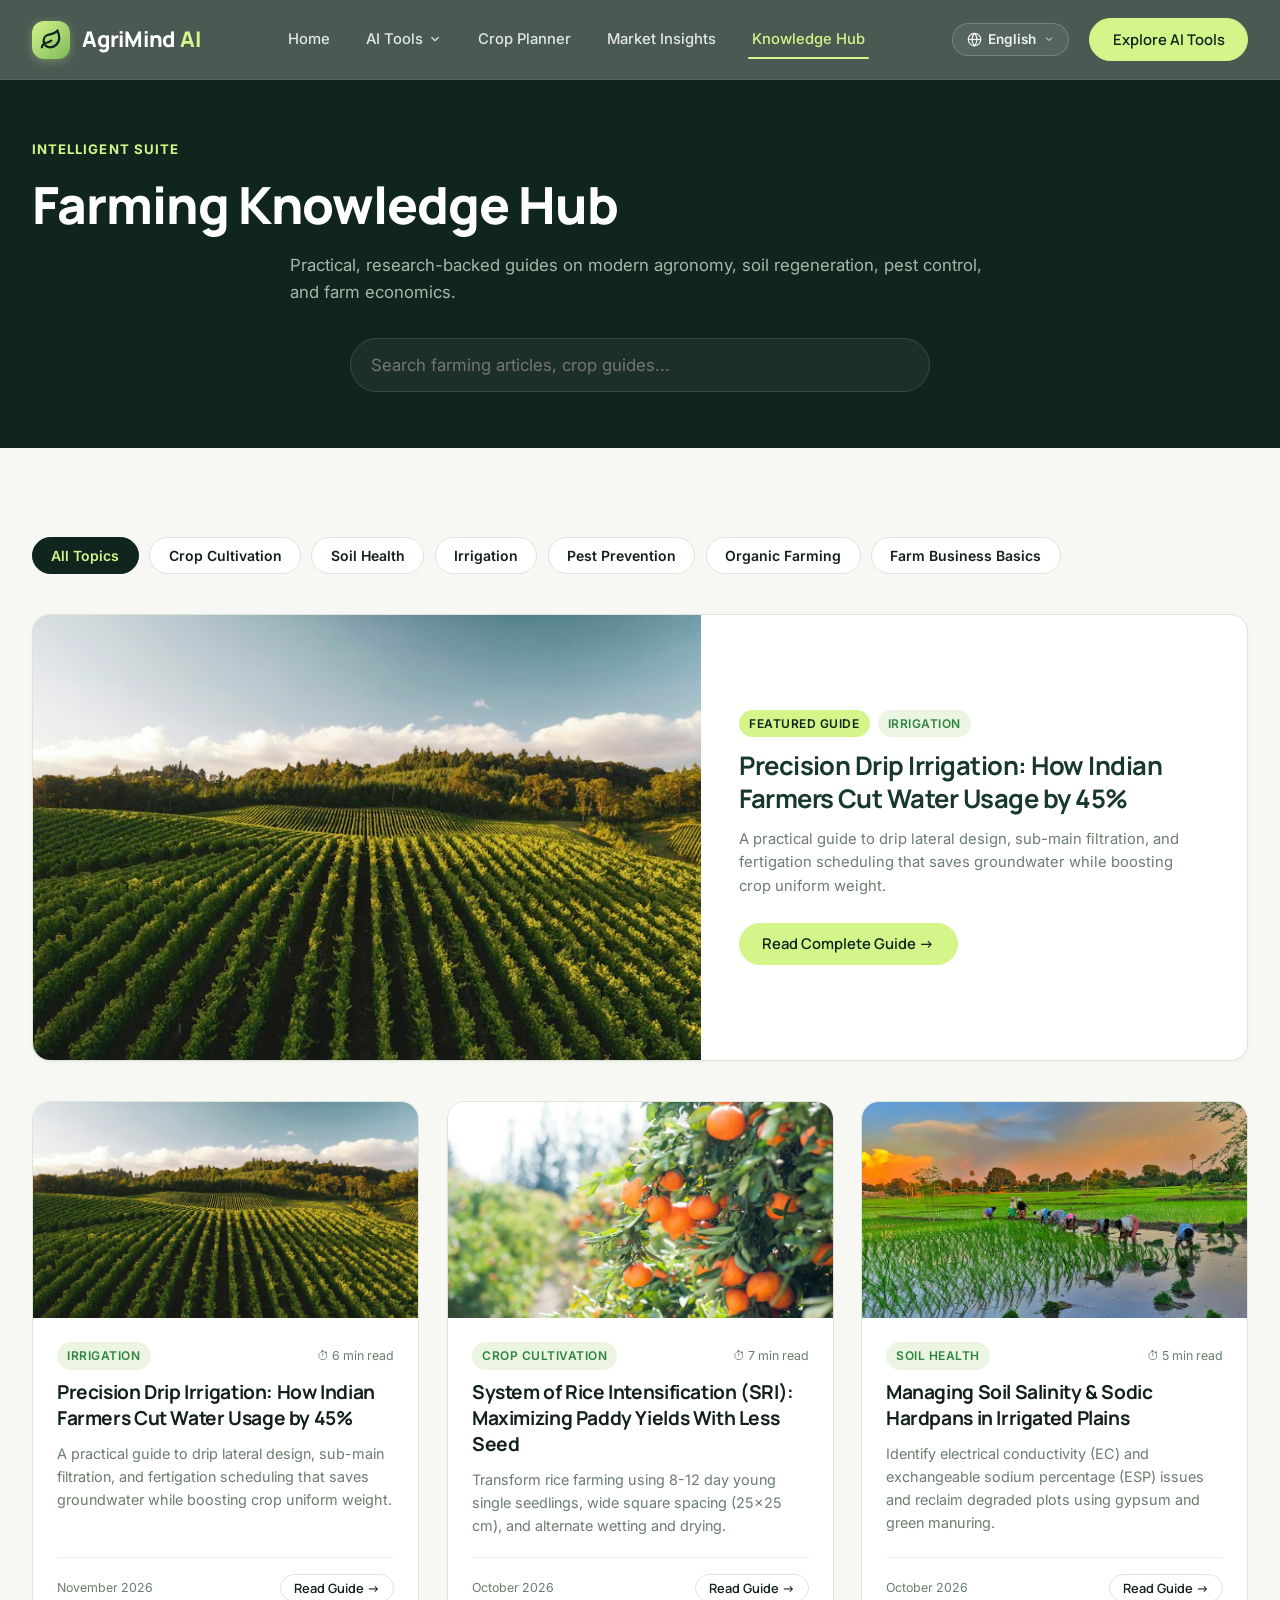
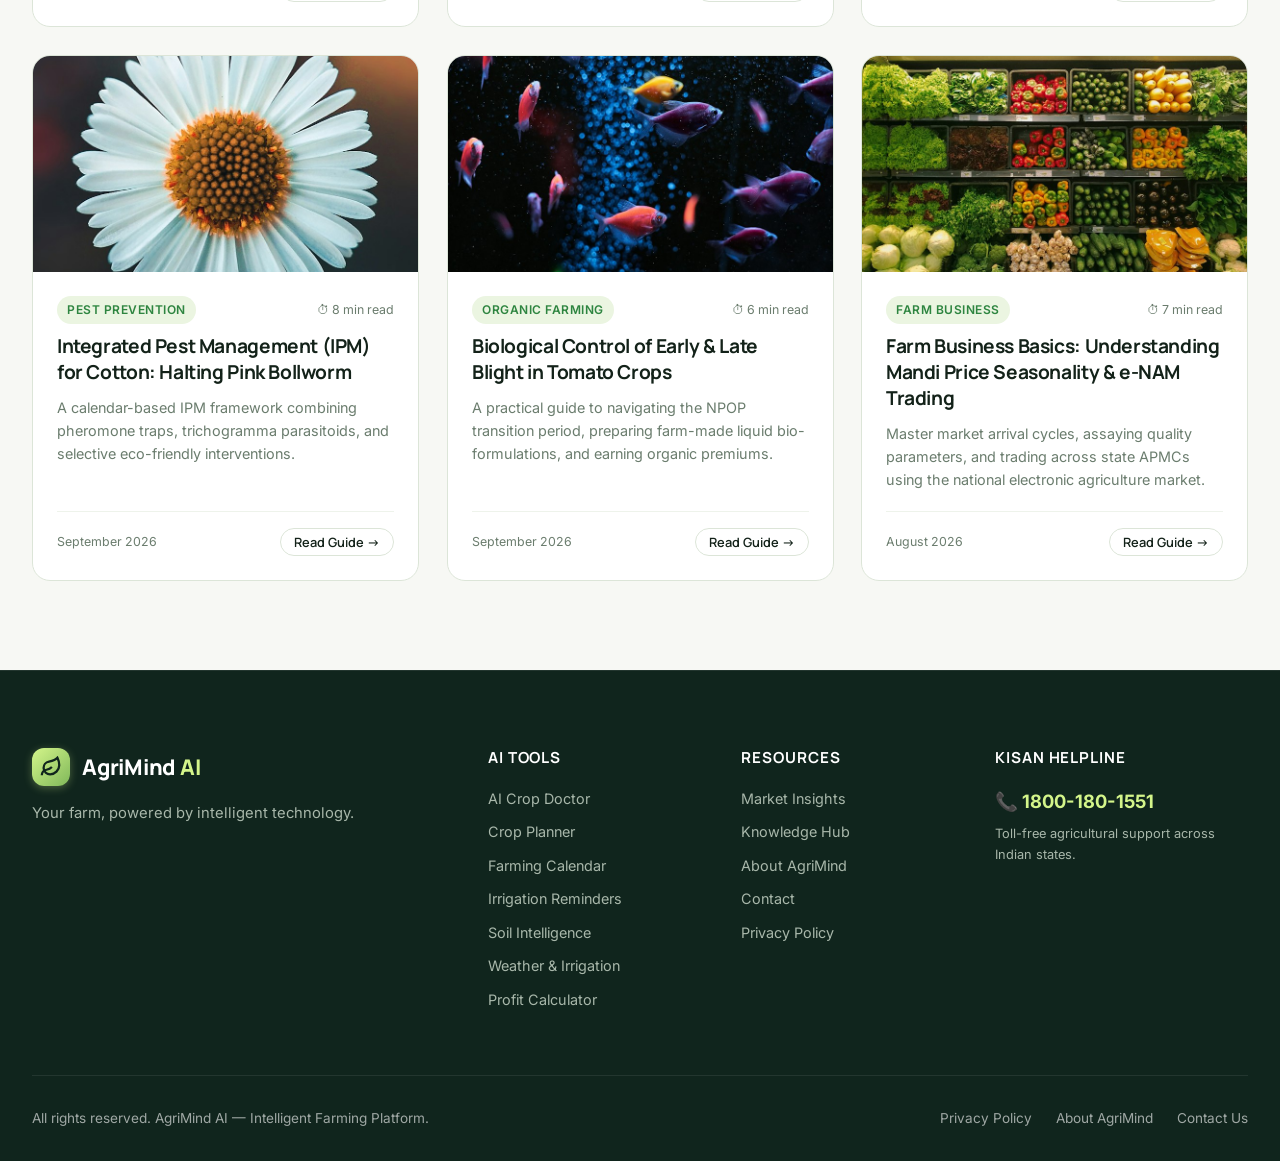
<file: knowledge-hub.html>
<!DOCTYPE html>
<html lang="en">
<head>
  <meta charset="UTF-8">
  <meta name="viewport" content="width=device-width, initial-scale=1.0">
  <title>Farming Knowledge Hub — AgriMind AI | Practical Agronomic Guides</title>
  <meta name="description" content="Searchable agricultural knowledge center with practical guides on drip irrigation, soil salinity, integrated pest management, organic conversion, and farm business.">
  <meta name="theme-color" content="#10251D">

  <link rel="stylesheet" href="css/style.css">
  <link rel="stylesheet" href="css/components.css">
  <link rel="stylesheet" href="css/pages.css">
  <link rel="stylesheet" href="css/responsive.css">
</head>
<body>

  <!-- Navigation Bar -->
  <header class="navbar" role="banner">
    <div class="container nav-container">
      <a href="index.html" class="brand-logo" aria-label="AgriMind AI Home">
        <div class="brand-logo-icon">
          <svg width="22" height="22" viewBox="0 0 24 24" fill="none" stroke="currentColor" stroke-width="2.5"><path d="M11 20A7 7 0 0 1 9.8 6.1C15.5 5 17 4.48 19 2c1 2 2 4.18 2 8 0 5.5-4.78 10-10 10Z"/><path d="M2 21c0-3 1.85-5.36 5.08-6C9.5 14.52 12 13 13 12"/></svg>
        </div>
        <span>AgriMind <span class="highlight">AI</span></span>
      </a>

      <nav class="nav-links" role="navigation" aria-label="Primary Navigation">
        <a href="index.html" class="nav-link" data-i18n="nav_home">Home</a>
        <div class="nav-dropdown">
          <a href="#" class="nav-link" id="toolsDropdownToggle" aria-haspopup="true" aria-expanded="false">
            <span data-i18n="nav_tools">AI Tools</span>
            <svg width="14" height="14" viewBox="0 0 24 24" fill="none" stroke="currentColor" stroke-width="2"><path d="m6 9 6 6 6-6"/></svg>
          </a>
          <div class="dropdown-menu" aria-labelledby="toolsDropdownToggle">
            <a href="crop-doctor.html" class="dropdown-item">
              <span class="dropdown-item-icon">🩺</span>
              <div><strong data-i18n="nav_doctor">AI Crop Doctor</strong></div>
            </a>
            <a href="crop-planner.html" class="dropdown-item">
              <span class="dropdown-item-icon">🌾</span>
              <div><strong data-i18n="nav_planner">Crop Planner</strong></div>
            </a>
            <a href="farming-calendar.html" class="dropdown-item">
              <span class="dropdown-item-icon">📅</span>
              <div>
                <strong data-i18n="nav_calendar">Farming Calendar</strong>
                <div style="font-size: 0.75rem; color: var(--color-muted-light);">Sowing-to-harvest roadmap</div>
              </div>
            </a>
            <a href="irrigation-reminders.html" class="dropdown-item">
              <span class="dropdown-item-icon">⏰</span>
              <div>
                <strong data-i18n="nav_reminders">Irrigation Reminders</strong>
                <div style="font-size: 0.75rem; color: var(--color-muted-light);">Water schedules & alerts</div>
              </div>
            </a>
            <a href="soil-intelligence.html" class="dropdown-item">
              <span class="dropdown-item-icon">🧪</span>
              <div><strong data-i18n="nav_soil">Soil Intelligence</strong></div>
            </a>
            <a href="weather-irrigation.html" class="dropdown-item">
              <span class="dropdown-item-icon">🌦</span>
              <div><strong data-i18n="nav_weather">Weather & Irrigation</strong></div>
            </a>
            <a href="profit-calculator.html" class="dropdown-item">
              <span class="dropdown-item-icon">🧮</span>
              <div><strong data-i18n="nav_profit">Profit Calculator</strong></div>
            </a>
          </div>
        </div>

        <a href="crop-planner.html" class="nav-link" data-i18n="nav_planner">Crop Planner</a>
        <a href="mandi-market.html" class="nav-link" data-i18n="nav_market">Market Insights</a>
        <a href="knowledge-hub.html" class="nav-link active" data-i18n="nav_knowledge">Knowledge Hub</a>
      </nav>

      <div class="nav-actions">
        <div class="lang-selector-wrapper">
          <button type="button" class="lang-select-btn" aria-label="Select Language">
            <svg width="15" height="15" viewBox="0 0 24 24" fill="none" stroke="currentColor" stroke-width="2"><circle cx="12" cy="12" r="10"/><path d="M12 2a14.5 14.5 0 0 0 0 20 14.5 14.5 0 0 0 0-20"/><path d="M2 12h20"/></svg>
            <span id="currentLangLabel">English</span>
            <svg width="12" height="12" viewBox="0 0 24 24" fill="none" stroke="currentColor" stroke-width="2"><path d="m6 9 6 6 6-6"/></svg>
          </button>
          <div class="lang-dropdown-menu">
            <button type="button" class="lang-option active" data-lang="en"><span>English</span><span>EN</span></button>
            <button type="button" class="lang-option" data-lang="te"><span>తెలుగు (Telugu)</span><span>TE</span></button>
            <button type="button" class="lang-option" data-lang="ta"><span>தமிழ் (Tamil)</span><span>TA</span></button>
            <button type="button" class="lang-option" data-lang="hi"><span>हिन्दी (Hindi)</span><span>HI</span></button>
          </div>
        </div>

        <a href="crop-doctor.html" class="btn btn-primary" data-i18n="btn_explore_tools">Explore AI Tools</a>
        <button type="button" class="mobile-toggle" aria-label="Toggle navigation menu" aria-expanded="false">
          <span></span><span></span><span></span>
        </button>
      </div>
    </div>
  </header>

  <!-- Mobile Drawer -->
  <div class="mobile-drawer" role="dialog" aria-label="Mobile Navigation">
    <a href="index.html" class="mobile-nav-link" data-i18n="nav_home">Home</a>
    <div>
      <div class="mobile-nav-link" data-i18n="nav_tools">AI Tools</div>
      <div class="mobile-sublinks">
        <a href="crop-doctor.html" class="mobile-sublink">🩺 <span data-i18n="nav_doctor">AI Crop Doctor</span></a>
        <a href="crop-planner.html" class="mobile-sublink">🌾 <span data-i18n="nav_planner">Crop Planner</span></a>
        <a href="farming-calendar.html" class="mobile-sublink">📅 <span data-i18n="nav_calendar">Farming Calendar</span></a>
        <a href="irrigation-reminders.html" class="mobile-sublink">⏰ <span data-i18n="nav_reminders">Irrigation Reminders</span></a>
        <a href="soil-intelligence.html" class="mobile-sublink">🧪 <span data-i18n="nav_soil">Soil Intelligence</span></a>
        <a href="weather-irrigation.html" class="mobile-sublink">🌦 <span data-i18n="nav_weather">Weather & Irrigation</span></a>
        <a href="profit-calculator.html" class="mobile-sublink">🧮 <span data-i18n="nav_profit">Profit Calculator</span></a>
      </div>
    </div>
    <a href="mandi-market.html" class="mobile-nav-link" data-i18n="nav_market">Market Insights</a>
    <a href="knowledge-hub.html" class="mobile-nav-link active" data-i18n="nav_knowledge">Knowledge Hub</a>
    <a href="about.html" class="mobile-nav-link" data-i18n="nav_about">About AgriMind</a>
    <a href="contact.html" class="mobile-nav-link" data-i18n="nav_contact">Contact</a>
  </div>

  <main style="padding-top: var(--nav-height);">
    <!-- Page Header -->
    <section class="section section-dark" style="padding-top: 3.5rem; padding-bottom: 3.5rem;">
      <div class="container text-center">
        <span class="section-eyebrow" data-i18n="section_tools_eyebrow">RESEARCH & PRACTICE</span>
        <h1 class="section-title" data-i18n="hub_title">Farming Knowledge Hub</h1>
        <p class="section-subtitle" style="max-width: 700px; margin: 0 auto;" data-i18n="hub_subtitle">
          Practical, research-backed guides on modern agronomy, soil regeneration, pest control, and farm economics.
        </p>

        <!-- Search Input Bar -->
        <div style="max-width: 580px; margin: 2rem auto 0 auto; position: relative;">
          <input type="text" id="hubSearchInput" class="form-control form-control-dark" placeholder="Search farming articles, crop guides..." data-i18n-placeholder="hub_search_placeholder" style="padding: 1rem 1.25rem; font-size: 1.05rem; border-radius: var(--radius-full);">
        </div>
      </div>
    </section>

    <section class="section">
      <div class="container">

        <!-- Category Filter Chips -->
        <div class="hub-categories" role="tablist" aria-label="Article categories">
          <button type="button" class="category-chip active" data-cat="all" role="tab" aria-selected="true">All Topics</button>
          <button type="button" class="category-chip" data-cat="crop-cultivation" role="tab" aria-selected="false">Crop Cultivation</button>
          <button type="button" class="category-chip" data-cat="soil-health" role="tab" aria-selected="false">Soil Health</button>
          <button type="button" class="category-chip" data-cat="irrigation" role="tab" aria-selected="false">Irrigation</button>
          <button type="button" class="category-chip" data-cat="pest-prevention" role="tab" aria-selected="false">Pest Prevention</button>
          <button type="button" class="category-chip" data-cat="organic-farming" role="tab" aria-selected="false">Organic Farming</button>
          <button type="button" class="category-chip" data-cat="farm-business-basics" role="tab" aria-selected="false">Farm Business Basics</button>
        </div>

        <!-- Featured Article Banner -->
        <div class="card" style="margin-bottom: 2.5rem; padding: 0; overflow: hidden; display: grid; grid-template-columns: 1.1fr 0.9fr; align-items: center;">
          <img src="assets/images/article-drip-irrigation.jpg" 
               alt="Drip lateral line in vegetable row" 
               style="width: 100%; height: 100%; min-height: 280px; object-fit: cover;">
          <div style="padding: clamp(1.5rem, 3vw, 2.5rem);">
            <div style="display: flex; gap: 0.5rem; margin-bottom: 0.75rem;">
              <span class="badge badge-lime" data-i18n="hub_featured_badge">Featured Guide</span>
              <span class="badge badge-leaf">Irrigation</span>
            </div>
            <h2 style="font-size: clamp(1.4rem, 2vw, 1.8rem); margin-bottom: 0.75rem; color: var(--color-dark-green); line-height: 1.3;">
              <a href="article.html?id=1">Precision Drip Irrigation: How Indian Farmers Cut Water Usage by 45%</a>
            </h2>
            <p style="font-size: 0.925rem; color: var(--color-muted-text); line-height: 1.6; margin-bottom: 1.5rem;">
              A practical guide to drip lateral design, sub-main filtration, and fertigation scheduling that saves groundwater while boosting crop uniform weight.
            </p>
            <a href="article.html?id=1" class="btn btn-primary" data-i18n="hub_read_complete">Read Complete Guide →</a>
          </div>
        </div>

        <!-- Articles Grid -->
        <div id="hubArticlesGrid" class="grid grid-3" style="gap: 1.75rem;">
          <!-- Dynamically populated by knowledge-hub.js -->
        </div>

      </div>
    </section>
  </main>

  <!-- Footer -->
  <footer class="site-footer" role="contentinfo">
    <div class="container">
      <div class="footer-top">
        <div class="footer-brand">
          <a href="index.html" class="brand-logo">
            <div class="brand-logo-icon">
              <svg width="22" height="22" viewBox="0 0 24 24" fill="none" stroke="currentColor" stroke-width="2.5"><path d="M11 20A7 7 0 0 1 9.8 6.1C15.5 5 17 4.48 19 2c1 2 2 4.18 2 8 0 5.5-4.78 10-10 10Z"/><path d="M2 21c0-3 1.85-5.36 5.08-6C9.5 14.52 12 13 13 12"/></svg>
            </div>
            <span>AgriMind <span class="highlight">AI</span></span>
          </a>
          <p data-i18n="footer_tagline">Your farm, powered by intelligent technology.</p>
        </div>
        <div class="footer-col">
          <h4 data-i18n="nav_tools">AI Tools</h4>
          <div class="footer-links">
            <a href="crop-doctor.html" class="footer-link" data-i18n="nav_doctor">AI Crop Doctor</a>
            <a href="crop-planner.html" class="footer-link" data-i18n="nav_planner">Crop Planner</a>
            <a href="farming-calendar.html" class="footer-link" data-i18n="nav_calendar">Farming Calendar</a>
            <a href="irrigation-reminders.html" class="footer-link" data-i18n="nav_reminders">Irrigation Reminders</a>
            <a href="soil-intelligence.html" class="footer-link" data-i18n="nav_soil">Soil Intelligence</a>
            <a href="weather-irrigation.html" class="footer-link" data-i18n="nav_weather">Weather & Irrigation</a>
            <a href="profit-calculator.html" class="footer-link" data-i18n="nav_profit">Profit Calculator</a>
          </div>
        </div>
        <div class="footer-col">
          <h4 data-i18n="footer_resources">Resources</h4>
          <div class="footer-links">
            <a href="mandi-market.html" class="footer-link" data-i18n="nav_market">Mandi Market Insights</a>
            <a href="knowledge-hub.html" class="footer-link" data-i18n="nav_knowledge">Knowledge Hub</a>
            <a href="about.html" class="footer-link" data-i18n="nav_about">About AgriMind</a>
            <a href="contact.html" class="footer-link" data-i18n="nav_contact">Contact Us</a>
            <a href="privacy.html" class="footer-link" data-i18n="footer_privacy">Privacy Policy</a>
          </div>
        </div>
        <div class="footer-col">
          <h4 data-i18n="footer_kisan_helpline">Kisan Helpline</h4>
          <div style="font-size: 1.15rem; font-weight: 700; color: var(--color-lime); margin-bottom: 0.5rem;">📞 1800-180-1551</div>
          <p style="font-size: 0.8rem; color: var(--color-muted-light);" data-i18n="footer_helpline_desc">Toll-free agricultural support across Indian states.</p>
        </div>
      </div>
      <div class="footer-bottom">
        <div data-i18n="footer_rights">© 2026 AgriMind AI — Intelligent Farming Platform. All rights reserved.</div>
        <div class="footer-legal-links">
          <a href="privacy.html" data-i18n="footer_privacy">Privacy Policy</a>
          <a href="about.html" data-i18n="footer_about">About</a>
          <a href="contact.html" data-i18n="footer_contact">Contact</a>
        </div>
      </div>
    </div>
  </footer>

  <button type="button" class="back-to-top" aria-label="Back to top">
    <svg width="20" height="20" viewBox="0 0 24 24" fill="none" stroke="currentColor" stroke-width="2.5"><path d="m18 15-6-6-6 6"/></svg>
  </button>

  <script src="js/translations.js"></script>
  <script src="js/main.js"></script>
  <script src="js/multilingual-data.js"></script>
  <script src="js/knowledge-hub.js"></script>
</body>
</html>
</file>
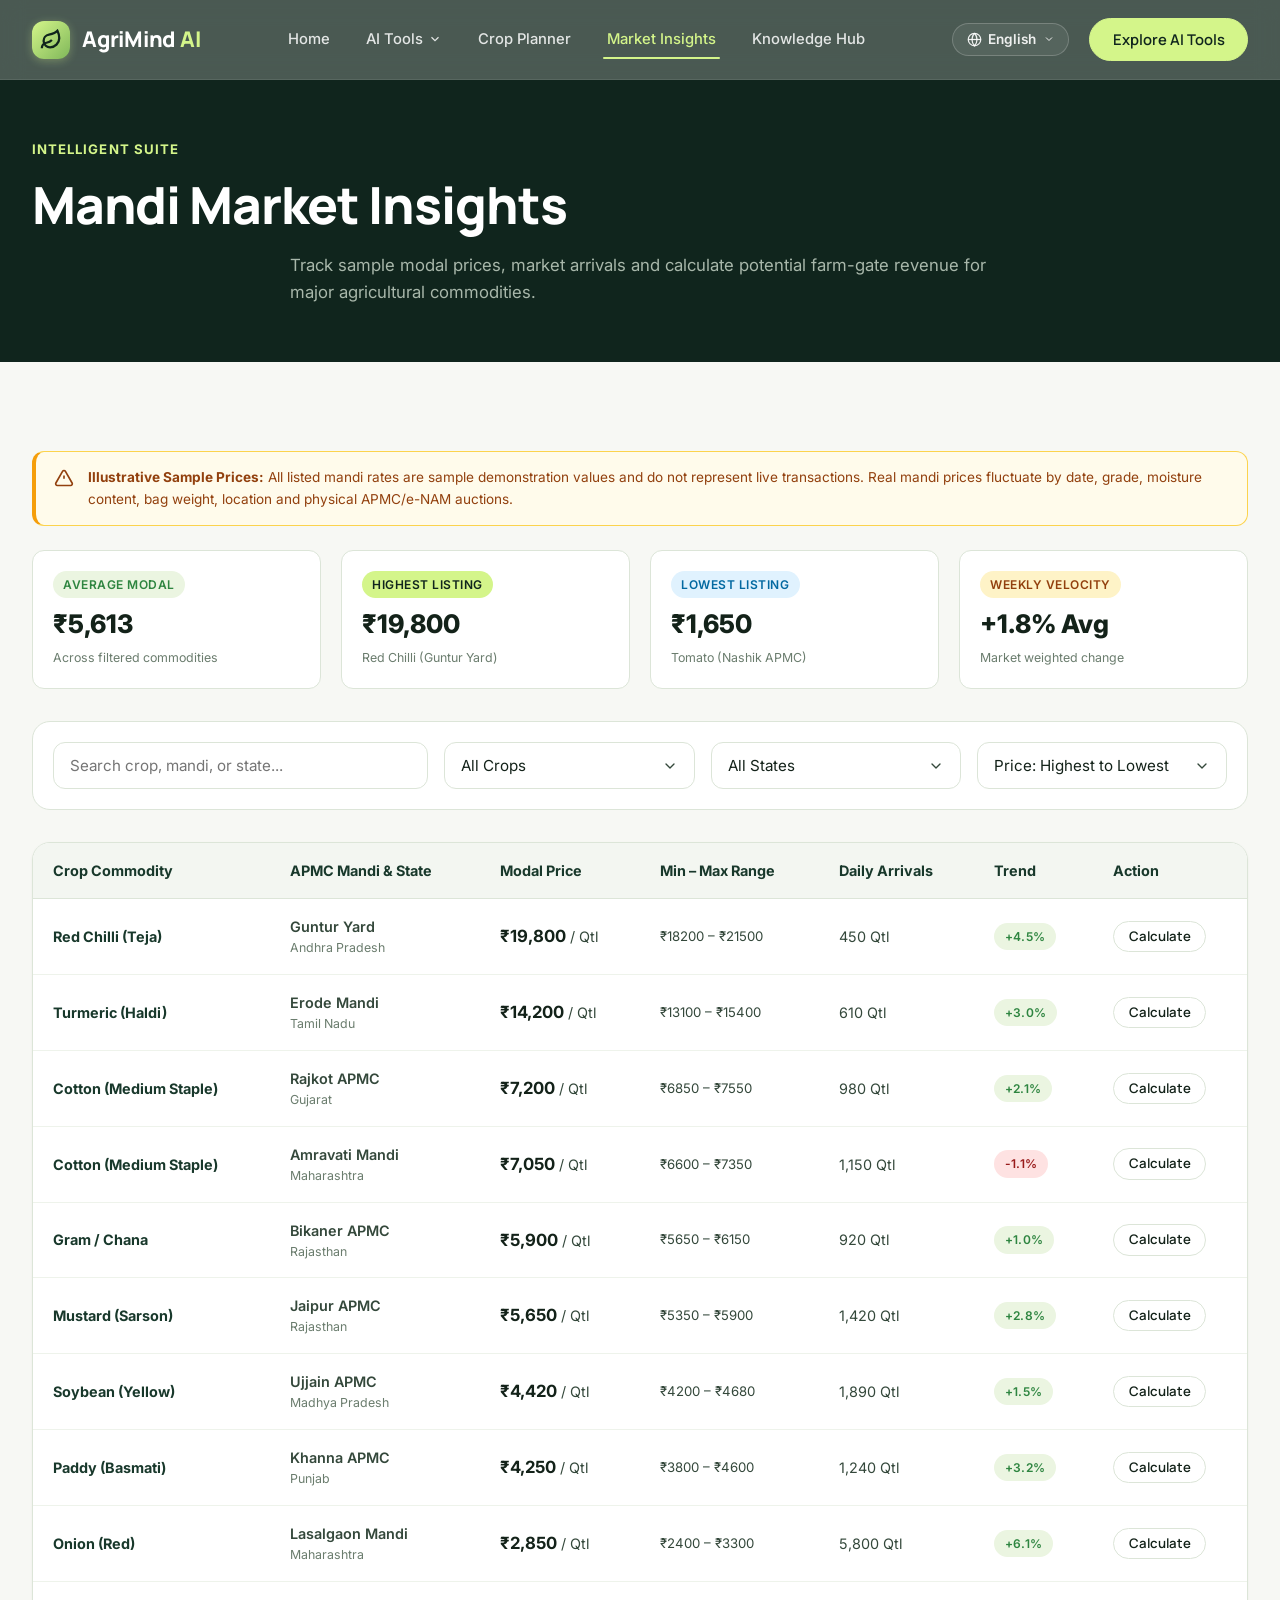
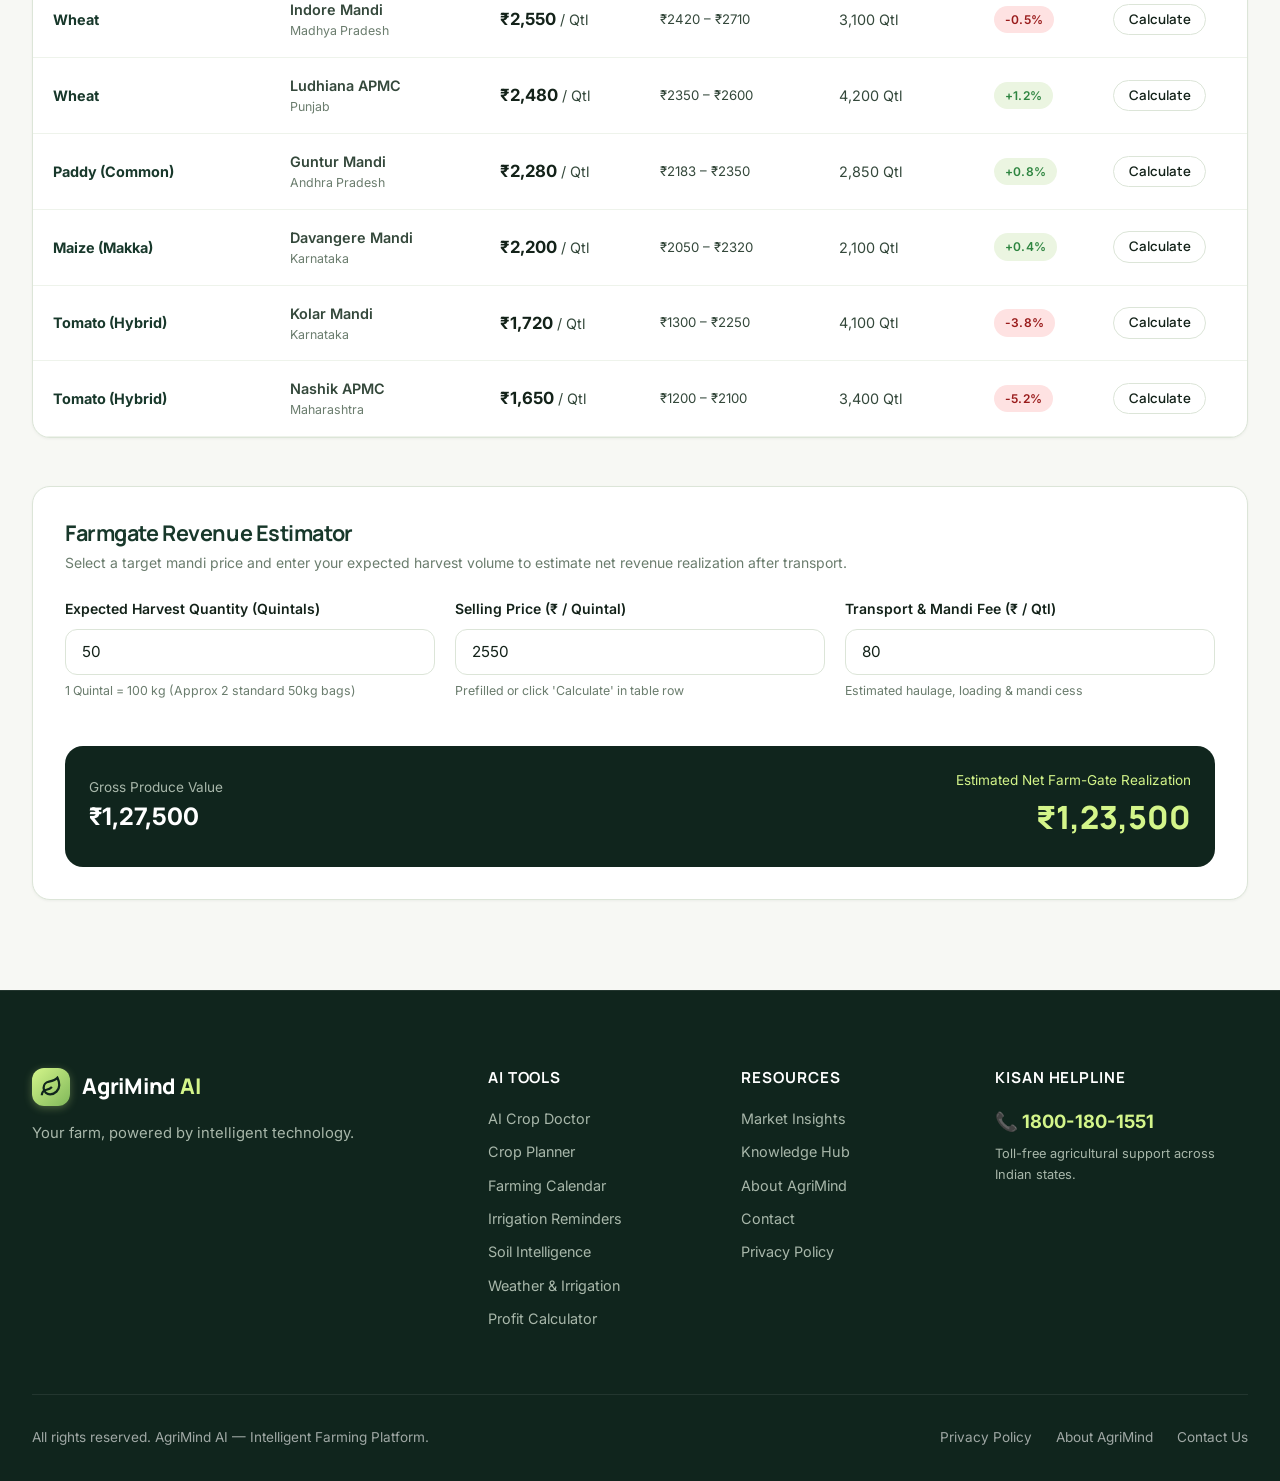
<file: mandi-market.html>
<!DOCTYPE html>
<html lang="en">
<head>
  <meta charset="UTF-8">
  <meta name="viewport" content="width=device-width, initial-scale=1.0">
  <title>Mandi Market & Price Insights — AgriMind AI | Commodity Prices & Trends</title>
  <meta name="description" content="Explore sample Indian APMC mandi prices, commodity arrival trends, and calculate potential selling revenues for major crops on AgriMind AI.">
  <meta name="theme-color" content="#10251D">

  <link rel="stylesheet" href="css/style.css">
  <link rel="stylesheet" href="css/components.css">
  <link rel="stylesheet" href="css/pages.css">
  <link rel="stylesheet" href="css/responsive.css">
</head>
<body>

  <!-- Navigation Bar -->
  <header class="navbar" role="banner">
    <div class="container nav-container">
      <a href="index.html" class="brand-logo" aria-label="AgriMind AI Home">
        <div class="brand-logo-icon">
          <svg width="22" height="22" viewBox="0 0 24 24" fill="none" stroke="currentColor" stroke-width="2.5"><path d="M11 20A7 7 0 0 1 9.8 6.1C15.5 5 17 4.48 19 2c1 2 2 4.18 2 8 0 5.5-4.78 10-10 10Z"/><path d="M2 21c0-3 1.85-5.36 5.08-6C9.5 14.52 12 13 13 12"/></svg>
        </div>
        <span>AgriMind <span class="highlight">AI</span></span>
      </a>

      <nav class="nav-links" role="navigation" aria-label="Primary Navigation">
        <a href="index.html" class="nav-link" data-i18n="nav_home">Home</a>
        <div class="nav-dropdown">
          <a href="#" class="nav-link" id="toolsDropdownToggle" aria-haspopup="true" aria-expanded="false">
            <span data-i18n="nav_tools">AI Tools</span>
            <svg width="14" height="14" viewBox="0 0 24 24" fill="none" stroke="currentColor" stroke-width="2"><path d="m6 9 6 6 6-6"/></svg>
          </a>
          <div class="dropdown-menu" aria-labelledby="toolsDropdownToggle">
            <a href="crop-doctor.html" class="dropdown-item">
              <span class="dropdown-item-icon">🩺</span>
              <div><strong data-i18n="nav_doctor">AI Crop Doctor</strong></div>
            </a>
            <a href="crop-planner.html" class="dropdown-item">
              <span class="dropdown-item-icon">🌾</span>
              <div><strong data-i18n="nav_planner">Crop Planner</strong></div>
            </a>
            <a href="farming-calendar.html" class="dropdown-item">
              <span class="dropdown-item-icon">📅</span>
              <div>
                <strong data-i18n="nav_calendar">Farming Calendar</strong>
                <div style="font-size: 0.75rem; color: var(--color-muted-light);">Sowing-to-harvest roadmap</div>
              </div>
            </a>
            <a href="irrigation-reminders.html" class="dropdown-item">
              <span class="dropdown-item-icon">⏰</span>
              <div>
                <strong data-i18n="nav_reminders">Irrigation Reminders</strong>
                <div style="font-size: 0.75rem; color: var(--color-muted-light);">Water schedules & alerts</div>
              </div>
            </a>
            <a href="soil-intelligence.html" class="dropdown-item">
              <span class="dropdown-item-icon">🧪</span>
              <div><strong data-i18n="nav_soil">Soil Intelligence</strong></div>
            </a>
            <a href="weather-irrigation.html" class="dropdown-item">
              <span class="dropdown-item-icon">🌦</span>
              <div><strong data-i18n="nav_weather">Weather & Irrigation</strong></div>
            </a>
            <a href="profit-calculator.html" class="dropdown-item">
              <span class="dropdown-item-icon">🧮</span>
              <div><strong data-i18n="nav_profit">Profit Calculator</strong></div>
            </a>
          </div>
        </div>

        <a href="crop-planner.html" class="nav-link" data-i18n="nav_planner">Crop Planner</a>
        <a href="mandi-market.html" class="nav-link active" data-i18n="nav_market">Market Insights</a>
        <a href="knowledge-hub.html" class="nav-link" data-i18n="nav_knowledge">Knowledge Hub</a>
      </nav>

      <div class="nav-actions">
        <div class="lang-selector-wrapper">
          <button type="button" class="lang-select-btn" aria-label="Select Language">
            <svg width="15" height="15" viewBox="0 0 24 24" fill="none" stroke="currentColor" stroke-width="2"><circle cx="12" cy="12" r="10"/><path d="M12 2a14.5 14.5 0 0 0 0 20 14.5 14.5 0 0 0 0-20"/><path d="M2 12h20"/></svg>
            <span id="currentLangLabel">English</span>
            <svg width="12" height="12" viewBox="0 0 24 24" fill="none" stroke="currentColor" stroke-width="2"><path d="m6 9 6 6 6-6"/></svg>
          </button>
          <div class="lang-dropdown-menu">
            <button type="button" class="lang-option active" data-lang="en"><span>English</span><span>EN</span></button>
            <button type="button" class="lang-option" data-lang="te"><span>తెలుగు (Telugu)</span><span>TE</span></button>
            <button type="button" class="lang-option" data-lang="ta"><span>தமிழ் (Tamil)</span><span>TA</span></button>
            <button type="button" class="lang-option" data-lang="hi"><span>हिन्दी (Hindi)</span><span>HI</span></button>
          </div>
        </div>

        <a href="crop-doctor.html" class="btn btn-primary" data-i18n="btn_explore_tools">Explore AI Tools</a>
        <button type="button" class="mobile-toggle" aria-label="Toggle navigation menu" aria-expanded="false">
          <span></span><span></span><span></span>
        </button>
      </div>
    </div>
  </header>

  <!-- Mobile Drawer -->
  <div class="mobile-drawer" role="dialog" aria-label="Mobile Navigation">
    <a href="index.html" class="mobile-nav-link" data-i18n="nav_home">Home</a>
    <div>
      <div class="mobile-nav-link" data-i18n="nav_tools">AI Tools</div>
      <div class="mobile-sublinks">
        <a href="crop-doctor.html" class="mobile-sublink">🩺 <span data-i18n="nav_doctor">AI Crop Doctor</span></a>
        <a href="crop-planner.html" class="mobile-sublink">🌾 <span data-i18n="nav_planner">Crop Planner</span></a>
        <a href="farming-calendar.html" class="mobile-sublink">📅 <span data-i18n="nav_calendar">Farming Calendar</span></a>
        <a href="irrigation-reminders.html" class="mobile-sublink">⏰ <span data-i18n="nav_reminders">Irrigation Reminders</span></a>
        <a href="soil-intelligence.html" class="mobile-sublink">🧪 <span data-i18n="nav_soil">Soil Intelligence</span></a>
        <a href="weather-irrigation.html" class="mobile-sublink">🌦 <span data-i18n="nav_weather">Weather & Irrigation</span></a>
        <a href="profit-calculator.html" class="mobile-sublink">🧮 <span data-i18n="nav_profit">Profit Calculator</span></a>
      </div>
    </div>
    <a href="mandi-market.html" class="mobile-nav-link active" data-i18n="nav_market">Market Insights</a>
    <a href="knowledge-hub.html" class="mobile-nav-link" data-i18n="nav_knowledge">Knowledge Hub</a>
    <a href="about.html" class="mobile-nav-link" data-i18n="nav_about">About AgriMind</a>
    <a href="contact.html" class="mobile-nav-link" data-i18n="nav_contact">Contact</a>
  </div>

  <main style="padding-top: var(--nav-height);">
    <!-- Page Header -->
    <section class="section section-dark" style="padding-top: 3.5rem; padding-bottom: 3.5rem;">
      <div class="container text-center">
        <span class="section-eyebrow" data-i18n="section_tools_eyebrow">AGRICULTURAL COMMODITIES</span>
        <h1 class="section-title" data-i18n="mandi_title">Mandi Market & Price Insights</h1>
        <p class="section-subtitle" style="max-width: 700px; margin: 0 auto;" data-i18n="mandi_subtitle">
          Track sample modal prices, market arrivals and calculate potential farm-gate revenue for major agricultural commodities.
        </p>
      </div>
    </section>

    <section class="section">
      <div class="container">

        <!-- Disclaimer Banner -->
        <div class="demo-disclaimer" role="alert">
          <svg class="demo-disclaimer-icon" width="20" height="20" viewBox="0 0 24 24" fill="none" stroke="currentColor" stroke-width="2">
            <path d="m21.73 18-8-14a2 2 0 0 0-3.48 0l-8 14A2 2 0 0 0 4 21h16a2 2 0 0 0 1.73-3Z"/><line x1="12" y1="9" x2="12" y2="13"/><line x1="12" y1="17" x2="12.01" y2="17"/>
          </svg>
          <div>
            <strong>Illustrative Sample Prices:</strong>
            All listed mandi rates are sample demonstration values and do not represent live transactions. Real mandi prices fluctuate by date, grade, moisture content, bag weight, location and physical APMC/e-NAM auctions.
          </div>
        </div>

        <!-- Top Statistics Cards -->
        <div class="mandi-stats-row">
          <div class="mandi-stat-card">
            <span class="badge badge-leaf">Average Modal</span>
            <div id="mandiStatAvg" class="val">₹4,850</div>
            <div style="font-size: 0.775rem; color: var(--color-muted-text); margin-top: 0.25rem;">Across filtered commodities</div>
          </div>

          <div class="mandi-stat-card">
            <span class="badge badge-lime">Highest Listing</span>
            <div id="mandiStatHigh" class="val">₹19,800</div>
            <div style="font-size: 0.775rem; color: var(--color-muted-text); margin-top: 0.25rem;">Red Chilli (Guntur Yard)</div>
          </div>

          <div class="mandi-stat-card">
            <span class="badge badge-info">Lowest Listing</span>
            <div id="mandiStatLow" class="val">₹1,650</div>
            <div style="font-size: 0.775rem; color: var(--color-muted-text); margin-top: 0.25rem;">Tomato (Nashik APMC)</div>
          </div>

          <div class="mandi-stat-card">
            <span class="badge badge-warning">Weekly Velocity</span>
            <div id="mandiStatTrend" class="val">+1.8% Avg</div>
            <div style="font-size: 0.775rem; color: var(--color-muted-text); margin-top: 0.25rem;">Market weighted change</div>
          </div>
        </div>

        <!-- Filter & Search Toolbar -->
        <div class="mandi-filter-bar">
          <!-- Search -->
          <div>
            <label for="mandiSearchInput" class="sr-only">Search</label>
            <input type="text" id="mandiSearchInput" class="form-control" placeholder="Search crop, mandi or state..." data-i18n-placeholder="mandi_search_placeholder">
          </div>

          <!-- Crop Filter -->
          <div>
            <label for="mandiCropFilter" class="sr-only">Crop</label>
            <select id="mandiCropFilter" class="form-control">
              <option value="all">All Crops</option>
              <option value="paddy">Paddy / Rice</option>
              <option value="wheat">Wheat</option>
              <option value="cotton">Cotton</option>
              <option value="soybean">Soybean</option>
              <option value="mustard">Mustard</option>
              <option value="tomato">Tomato</option>
              <option value="onion">Onion</option>
              <option value="chilli">Red Chilli</option>
              <option value="turmeric">Turmeric</option>
              <option value="gram">Gram / Chana</option>
            </select>
          </div>

          <!-- State Filter -->
          <div>
            <label for="mandiStateFilter" class="sr-only">State</label>
            <select id="mandiStateFilter" class="form-control">
              <option value="all">All States</option>
              <option value="Punjab">Punjab</option>
              <option value="Andhra Pradesh">Andhra Pradesh</option>
              <option value="Maharashtra">Maharashtra</option>
              <option value="Madhya Pradesh">Madhya Pradesh</option>
              <option value="Gujarat">Gujarat</option>
              <option value="Rajasthan">Rajasthan</option>
              <option value="Karnataka">Karnataka</option>
              <option value="Tamil Nadu">Tamil Nadu</option>
            </select>
          </div>

          <!-- Sort -->
          <div>
            <label for="mandiSortSelect" class="sr-only">Sort</label>
            <select id="mandiSortSelect" class="form-control">
              <option value="price-desc">Price: Highest to Lowest</option>
              <option value="price-asc">Price: Lowest to Highest</option>
              <option value="crop">Crop Name (A-Z)</option>
              <option value="market">Market Name (A-Z)</option>
            </select>
          </div>
        </div>

        <!-- Mandi Price Table -->
        <div class="table-wrapper" style="margin-bottom: 3rem;">
          <table class="data-table">
            <thead>
              <tr>
                <th>Crop Commodity</th>
                <th>APMC Mandi & State</th>
                <th>Modal Price</th>
                <th>Min – Max Range</th>
                <th>Daily Arrivals</th>
                <th>Trend</th>
                <th>Action</th>
              </tr>
            </thead>
            <tbody id="mandiTableBody"></tbody>
          </table>
        </div>

        <!-- =====================================================================
             POTENTIAL REVENUE CALCULATOR WIDGET
             ===================================================================== -->
        <div id="revenueEstimatorCard" class="card">
          <h2 style="font-size: 1.35rem; color: var(--color-dark-green); margin-bottom: 0.35rem;" data-i18n="mandi_calc_title">
            Potential Revenue Estimator
          </h2>
          <p style="font-size: 0.875rem; color: var(--color-muted-text); margin-bottom: 1.5rem;">
            Select a target mandi price and enter your expected harvest volume to estimate net revenue realization after transport.
          </p>

          <div class="grid grid-3" style="gap: 1.25rem; margin-bottom: 1.5rem;">
            <!-- Quantity in Quintals -->
            <div class="form-group">
              <label for="calcQty" class="form-label" data-i18n="mandi_quantity_label">Quantity (Quintals)</label>
              <input type="number" id="calcQty" class="form-control" value="50" min="1" step="1">
              <div class="form-hint">1 Quintal = 100 kg (Approx 2 standard 50kg bags)</div>
            </div>

            <!-- Selling Price per Quintal -->
            <div class="form-group">
              <label for="calcPrice" class="form-label">Selling Price (₹ / Quintal)</label>
              <input type="number" id="calcPrice" class="form-control" value="2550" min="100" step="10">
              <div class="form-hint">Prefilled or click 'Calculate' in table row</div>
            </div>

            <!-- Transport & Loading per Quintal -->
            <div class="form-group">
              <label for="calcTransport" class="form-label">Transport & Mandi Fee (₹ / Qtl)</label>
              <input type="number" id="calcTransport" class="form-control" value="80" min="0" step="5">
              <div class="form-hint">Estimated haulage, loading & mandi cess</div>
            </div>
          </div>

          <!-- Revenue Result Card -->
          <div style="background: var(--color-deep-forest); color: var(--color-pure-white); border-radius: var(--radius-lg); padding: 1.5rem; display: flex; justify-content: space-between; align-items: center; flex-wrap: wrap; gap: 1rem;">
            <div>
              <div style="font-size: 0.85rem; color: var(--color-muted-light);">Gross Produce Value</div>
              <div id="calcGrossRev" style="font-size: 1.5rem; font-weight: 700; color: var(--color-pure-white);">₹1,27,500</div>
            </div>

            <div style="text-align: right;">
              <div style="font-size: 0.85rem; color: var(--color-lime);" data-i18n="mandi_est_revenue">Estimated Net Realization</div>
              <div id="calcNetRev" style="font-size: 2rem; font-weight: 800; font-family: var(--font-heading); color: var(--color-lime);">
                ₹1,23,500
              </div>
            </div>
          </div>
        </div>

      </div>
    </section>
  </main>

  <!-- Footer -->
  <footer class="site-footer" role="contentinfo">
    <div class="container">
      <div class="footer-top">
        <div class="footer-brand">
          <a href="index.html" class="brand-logo">
            <div class="brand-logo-icon">
              <svg width="22" height="22" viewBox="0 0 24 24" fill="none" stroke="currentColor" stroke-width="2.5"><path d="M11 20A7 7 0 0 1 9.8 6.1C15.5 5 17 4.48 19 2c1 2 2 4.18 2 8 0 5.5-4.78 10-10 10Z"/><path d="M2 21c0-3 1.85-5.36 5.08-6C9.5 14.52 12 13 13 12"/></svg>
            </div>
            <span>AgriMind <span class="highlight">AI</span></span>
          </a>
          <p data-i18n="footer_tagline">Your farm, powered by intelligent technology.</p>
        </div>
        <div class="footer-col">
          <h4 data-i18n="nav_tools">AI Tools</h4>
          <div class="footer-links">
            <a href="crop-doctor.html" class="footer-link" data-i18n="nav_doctor">AI Crop Doctor</a>
            <a href="crop-planner.html" class="footer-link" data-i18n="nav_planner">Crop Planner</a>
            <a href="farming-calendar.html" class="footer-link" data-i18n="nav_calendar">Farming Calendar</a>
            <a href="irrigation-reminders.html" class="footer-link" data-i18n="nav_reminders">Irrigation Reminders</a>
            <a href="soil-intelligence.html" class="footer-link" data-i18n="nav_soil">Soil Intelligence</a>
            <a href="weather-irrigation.html" class="footer-link" data-i18n="nav_weather">Weather & Irrigation</a>
            <a href="profit-calculator.html" class="footer-link" data-i18n="nav_profit">Profit Calculator</a>
          </div>
        </div>
        <div class="footer-col">
          <h4 data-i18n="footer_resources">Resources</h4>
          <div class="footer-links">
            <a href="mandi-market.html" class="footer-link" data-i18n="nav_market">Mandi Market Insights</a>
            <a href="knowledge-hub.html" class="footer-link" data-i18n="nav_knowledge">Knowledge Hub</a>
            <a href="about.html" class="footer-link" data-i18n="nav_about">About AgriMind</a>
            <a href="contact.html" class="footer-link" data-i18n="nav_contact">Contact Us</a>
            <a href="privacy.html" class="footer-link" data-i18n="footer_privacy">Privacy Policy</a>
          </div>
        </div>
        <div class="footer-col">
          <h4 data-i18n="footer_kisan_helpline">Kisan Helpline</h4>
          <div style="font-size: 1.15rem; font-weight: 700; color: var(--color-lime); margin-bottom: 0.5rem;">📞 1800-180-1551</div>
          <p style="font-size: 0.8rem; color: var(--color-muted-light);" data-i18n="footer_helpline_desc">Toll-free agricultural support across Indian states.</p>
        </div>
      </div>
      <div class="footer-bottom">
        <div data-i18n="footer_rights">© 2026 AgriMind AI — Intelligent Farming Platform. All rights reserved.</div>
        <div class="footer-legal-links">
          <a href="privacy.html" data-i18n="footer_privacy">Privacy Policy</a>
          <a href="about.html" data-i18n="footer_about">About</a>
          <a href="contact.html" data-i18n="footer_contact">Contact</a>
        </div>
      </div>
    </div>
  </footer>

  <button type="button" class="back-to-top" aria-label="Back to top">
    <svg width="20" height="20" viewBox="0 0 24 24" fill="none" stroke="currentColor" stroke-width="2.5"><path d="m18 15-6-6-6 6"/></svg>
  </button>

  <script src="js/translations.js"></script>
  <script src="js/main.js"></script>
  <script src="js/multilingual-data.js"></script>
  <script src="js/mandi-market.js"></script>
</body>
</html>
</file>
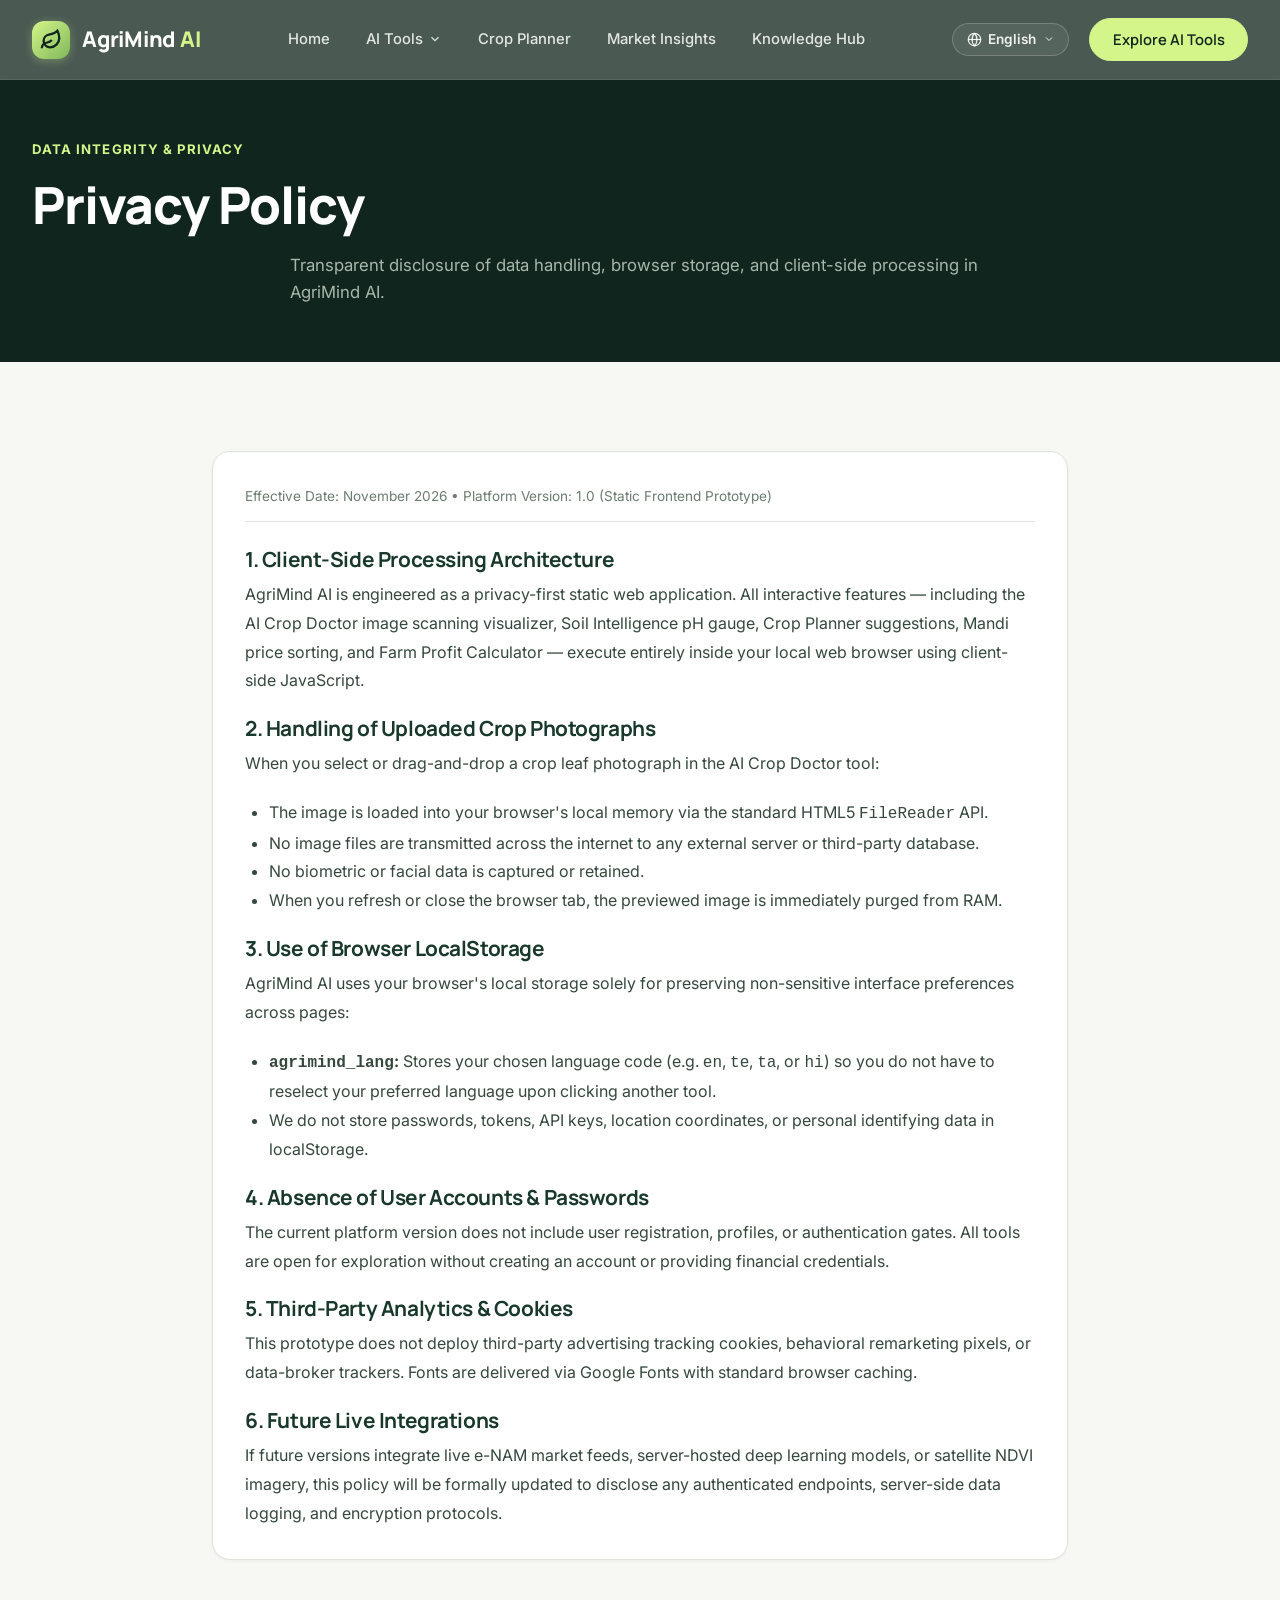
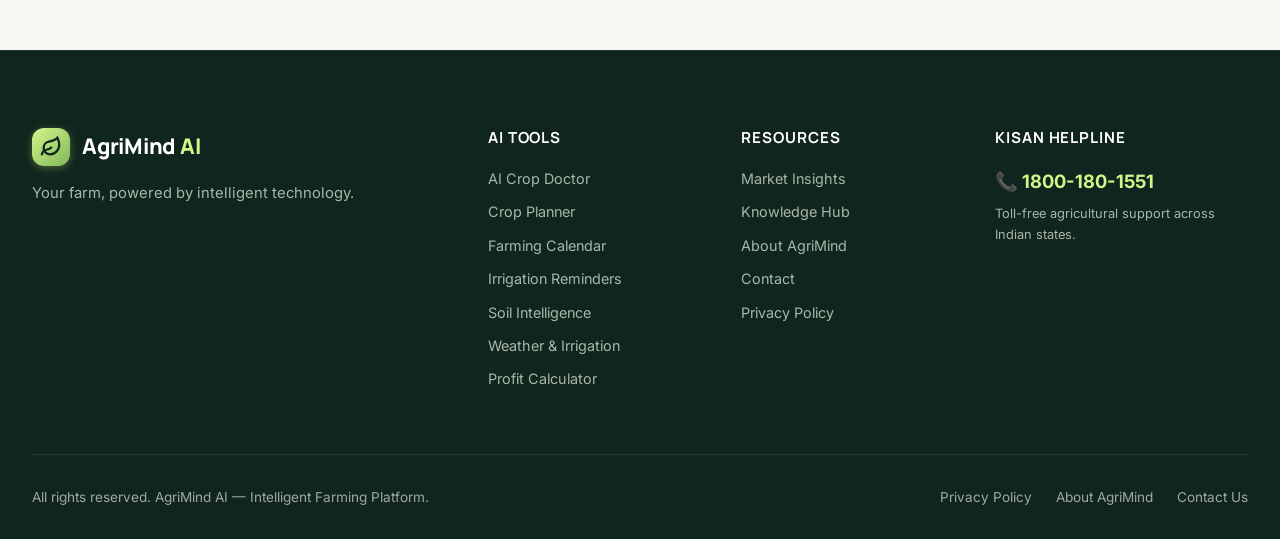
<file: privacy.html>
<!DOCTYPE html>
<html lang="en">
<head>
  <meta charset="UTF-8">
  <meta name="viewport" content="width=device-width, initial-scale=1.0">
  <title>Privacy Policy — AgriMind AI Platform</title>
  <meta name="description" content="Transparent privacy disclosure explaining AgriMind AI's client-side prototype execution, localStorage usage, and zero data tracking policy.">
  <meta name="theme-color" content="#10251D">

  <link rel="stylesheet" href="css/style.css">
  <link rel="stylesheet" href="css/components.css">
  <link rel="stylesheet" href="css/pages.css">
  <link rel="stylesheet" href="css/responsive.css">
</head>
<body>

  <!-- Navigation Bar -->
  <header class="navbar" role="banner">
    <div class="container nav-container">
      <a href="index.html" class="brand-logo" aria-label="AgriMind AI Home">
        <div class="brand-logo-icon">
          <svg width="22" height="22" viewBox="0 0 24 24" fill="none" stroke="currentColor" stroke-width="2.5"><path d="M11 20A7 7 0 0 1 9.8 6.1C15.5 5 17 4.48 19 2c1 2 2 4.18 2 8 0 5.5-4.78 10-10 10Z"/><path d="M2 21c0-3 1.85-5.36 5.08-6C9.5 14.52 12 13 13 12"/></svg>
        </div>
        <span>AgriMind <span class="highlight">AI</span></span>
      </a>

      <nav class="nav-links" role="navigation" aria-label="Primary Navigation">
        <a href="index.html" class="nav-link" data-i18n="nav_home">Home</a>
        <div class="nav-dropdown">
          <a href="#" class="nav-link" id="toolsDropdownToggle" aria-haspopup="true" aria-expanded="false">
            <span data-i18n="nav_tools">AI Tools</span>
            <svg width="14" height="14" viewBox="0 0 24 24" fill="none" stroke="currentColor" stroke-width="2"><path d="m6 9 6 6 6-6"/></svg>
          </a>
          <div class="dropdown-menu" aria-labelledby="toolsDropdownToggle">
            <a href="crop-doctor.html" class="dropdown-item"><span class="dropdown-item-icon">🩺</span><div><strong data-i18n="nav_doctor">AI Crop Doctor</strong></div></a>
            <a href="crop-planner.html" class="dropdown-item"><span class="dropdown-item-icon">🌾</span><div><strong data-i18n="nav_planner">Crop Planner</strong></div></a>
            <a href="farming-calendar.html" class="dropdown-item">
              <span class="dropdown-item-icon">📅</span>
              <div>
                <strong data-i18n="nav_calendar">Farming Calendar</strong>
                <div style="font-size: 0.75rem; color: var(--color-muted-light);">Sowing-to-harvest roadmap</div>
              </div>
            </a>
            <a href="irrigation-reminders.html" class="dropdown-item">
              <span class="dropdown-item-icon">⏰</span>
              <div>
                <strong data-i18n="nav_reminders">Irrigation Reminders</strong>
                <div style="font-size: 0.75rem; color: var(--color-muted-light);">Water schedules & alerts</div>
              </div>
            </a>
            <a href="soil-intelligence.html" class="dropdown-item"><span class="dropdown-item-icon">🧪</span><div><strong data-i18n="nav_soil">Soil Intelligence</strong></div></a>
            <a href="weather-irrigation.html" class="dropdown-item"><span class="dropdown-item-icon">🌦</span><div><strong data-i18n="nav_weather">Weather & Irrigation</strong></div></a>
            <a href="profit-calculator.html" class="dropdown-item"><span class="dropdown-item-icon">🧮</span><div><strong data-i18n="nav_profit">Profit Calculator</strong></div></a>
          </div>
        </div>

        <a href="crop-planner.html" class="nav-link" data-i18n="nav_planner">Crop Planner</a>
        <a href="mandi-market.html" class="nav-link" data-i18n="nav_market">Market Insights</a>
        <a href="knowledge-hub.html" class="nav-link" data-i18n="nav_knowledge">Knowledge Hub</a>
      </nav>

      <div class="nav-actions">
        <div class="lang-selector-wrapper">
          <button type="button" class="lang-select-btn" aria-label="Select Language">
            <svg width="15" height="15" viewBox="0 0 24 24" fill="none" stroke="currentColor" stroke-width="2"><circle cx="12" cy="12" r="10"/><path d="M12 2a14.5 14.5 0 0 0 0 20 14.5 14.5 0 0 0 0-20"/><path d="M2 12h20"/></svg>
            <span id="currentLangLabel">English</span>
            <svg width="12" height="12" viewBox="0 0 24 24" fill="none" stroke="currentColor" stroke-width="2"><path d="m6 9 6 6 6-6"/></svg>
          </button>
          <div class="lang-dropdown-menu">
            <button type="button" class="lang-option active" data-lang="en"><span>English</span><span>EN</span></button>
            <button type="button" class="lang-option" data-lang="te"><span>తెలుగు (Telugu)</span><span>TE</span></button>
            <button type="button" class="lang-option" data-lang="ta"><span>தமிழ் (Tamil)</span><span>TA</span></button>
            <button type="button" class="lang-option" data-lang="hi"><span>हिन्दी (Hindi)</span><span>HI</span></button>
          </div>
        </div>

        <a href="crop-doctor.html" class="btn btn-primary" data-i18n="btn_explore_tools">Explore AI Tools</a>
        <button type="button" class="mobile-toggle" aria-label="Toggle navigation menu" aria-expanded="false">
          <span></span><span></span><span></span>
        </button>
      </div>
    </div>
  </header>

  <!-- Mobile Drawer -->
  <div class="mobile-drawer" role="dialog" aria-label="Mobile Navigation">
    <a href="index.html" class="mobile-nav-link" data-i18n="nav_home">Home</a>
    <div>
      <div class="mobile-nav-link" data-i18n="nav_tools">AI Tools</div>
      <div class="mobile-sublinks">
        <a href="crop-doctor.html" class="mobile-sublink">🩺 <span data-i18n="nav_doctor">AI Crop Doctor</span></a>
        <a href="crop-planner.html" class="mobile-sublink">🌾 <span data-i18n="nav_planner">Crop Planner</span></a>
        <a href="farming-calendar.html" class="mobile-sublink">📅 <span data-i18n="nav_calendar">Farming Calendar</span></a>
        <a href="irrigation-reminders.html" class="mobile-sublink">⏰ <span data-i18n="nav_reminders">Irrigation Reminders</span></a>
        <a href="soil-intelligence.html" class="mobile-sublink">🧪 <span data-i18n="nav_soil">Soil Intelligence</span></a>
        <a href="weather-irrigation.html" class="mobile-sublink">🌦 <span data-i18n="nav_weather">Weather & Irrigation</span></a>
        <a href="profit-calculator.html" class="mobile-sublink">🧮 <span data-i18n="nav_profit">Profit Calculator</span></a>
      </div>
    </div>
    <a href="mandi-market.html" class="mobile-nav-link" data-i18n="nav_market">Market Insights</a>
    <a href="knowledge-hub.html" class="mobile-nav-link" data-i18n="nav_knowledge">Knowledge Hub</a>
    <a href="about.html" class="mobile-nav-link" data-i18n="nav_about">About AgriMind</a>
    <a href="contact.html" class="mobile-nav-link" data-i18n="nav_contact">Contact</a>
  </div>

  <main style="padding-top: var(--nav-height);">
    <!-- Page Header -->
    <section class="section section-dark" style="padding-top: 3.5rem; padding-bottom: 3.5rem;">
      <div class="container text-center">
        <span class="section-eyebrow" data-i18n="privacy_eyebrow">DATA INTEGRITY & PRIVACY</span>
        <h1 class="section-title" data-i18n="footer_privacy">Privacy Policy</h1>
        <p class="section-subtitle" style="max-width: 700px; margin: 0 auto;">
          Transparent disclosure of data handling, browser storage, and client-side processing in AgriMind AI.
        </p>
      </div>
    </section>

    <section class="section">
      <div class="container container-narrow">
        <div class="card" style="line-height: 1.8; color: var(--color-text-body);">

          <div style="font-size: 0.85rem; color: var(--color-muted-text); margin-bottom: 1.5rem; padding-bottom: 0.75rem; border-bottom: 1px solid var(--color-border-subtle);">
            Effective Date: November 2026 • Platform Version: 1.0 (Static Frontend Prototype)
          </div>

          <h2 style="font-size: 1.3rem; color: var(--color-dark-green); margin-bottom: 0.5rem;">
            1. Client-Side Processing Architecture
          </h2>
          <p style="margin-bottom: 1.25rem;">
            AgriMind AI is engineered as a privacy-first static web application. All interactive features — including the AI Crop Doctor image scanning visualizer, Soil Intelligence pH gauge, Crop Planner suggestions, Mandi price sorting, and Farm Profit Calculator — execute entirely inside your local web browser using client-side JavaScript.
          </p>

          <h2 style="font-size: 1.3rem; color: var(--color-dark-green); margin-bottom: 0.5rem;">
            2. Handling of Uploaded Crop Photographs
          </h2>
          <p style="margin-bottom: 1.25rem;">
            When you select or drag-and-drop a crop leaf photograph in the AI Crop Doctor tool:
          </p>
          <ul style="padding-left: 1.5rem; list-style-type: disc; margin-bottom: 1.25rem;">
            <li>The image is loaded into your browser's local memory via the standard HTML5 <code>FileReader</code> API.</li>
            <li>No image files are transmitted across the internet to any external server or third-party database.</li>
            <li data-i18n="privacy_sec2_li2">No biometric or facial data is captured or retained.</li>
            <li>When you refresh or close the browser tab, the previewed image is immediately purged from RAM.</li>
          </ul>

          <h2 style="font-size: 1.3rem; color: var(--color-dark-green); margin-bottom: 0.5rem;">
            3. Use of Browser LocalStorage
          </h2>
          <p style="margin-bottom: 1.25rem;">
            AgriMind AI uses your browser's local storage solely for preserving non-sensitive interface preferences across pages:
          </p>
          <ul style="padding-left: 1.5rem; list-style-type: disc; margin-bottom: 1.25rem;">
            <li><strong><code>agrimind_lang</code>:</strong> Stores your chosen language code (e.g. <code>en</code>, <code>te</code>, <code>ta</code>, or <code>hi</code>) so you do not have to reselect your preferred language upon clicking another tool.</li>
            <li>We do not store passwords, tokens, API keys, location coordinates, or personal identifying data in localStorage.</li>
          </ul>

          <h2 style="font-size: 1.3rem; color: var(--color-dark-green); margin-bottom: 0.5rem;">
            4. Absence of User Accounts & Passwords
          </h2>
          <p style="margin-bottom: 1.25rem;">
            The current platform version does not include user registration, profiles, or authentication gates. All tools are open for exploration without creating an account or providing financial credentials.
          </p>

          <h2 style="font-size: 1.3rem; color: var(--color-dark-green); margin-bottom: 0.5rem;">
            5. Third-Party Analytics & Cookies
          </h2>
          <p style="margin-bottom: 1.25rem;">
            This prototype does not deploy third-party advertising tracking cookies, behavioral remarketing pixels, or data-broker trackers. Fonts are delivered via Google Fonts with standard browser caching.
          </p>

          <h2 style="font-size: 1.3rem; color: var(--color-dark-green); margin-bottom: 0.5rem;">
            6. Future Live Integrations
          </h2>
          <p>
            If future versions integrate live e-NAM market feeds, server-hosted deep learning models, or satellite NDVI imagery, this policy will be formally updated to disclose any authenticated endpoints, server-side data logging, and encryption protocols.
          </p>

        </div>
      </div>
    </section>
  </main>

  <!-- Footer -->
  <footer class="site-footer" role="contentinfo">
    <div class="container">
      <div class="footer-top">
        <div class="footer-brand">
          <a href="index.html" class="brand-logo">
            <div class="brand-logo-icon">
              <svg width="22" height="22" viewBox="0 0 24 24" fill="none" stroke="currentColor" stroke-width="2.5"><path d="M11 20A7 7 0 0 1 9.8 6.1C15.5 5 17 4.48 19 2c1 2 2 4.18 2 8 0 5.5-4.78 10-10 10Z"/><path d="M2 21c0-3 1.85-5.36 5.08-6C9.5 14.52 12 13 13 12"/></svg>
            </div>
            <span>AgriMind <span class="highlight">AI</span></span>
          </a>
          <p data-i18n="footer_tagline">Your farm, powered by intelligent technology.</p>
        </div>
        <div class="footer-col">
          <h4 data-i18n="nav_tools">AI Tools</h4>
          <div class="footer-links">
            <a href="crop-doctor.html" class="footer-link" data-i18n="nav_doctor">AI Crop Doctor</a>
            <a href="crop-planner.html" class="footer-link" data-i18n="nav_planner">Crop Planner</a>
            <a href="farming-calendar.html" class="footer-link" data-i18n="nav_calendar">Farming Calendar</a>
            <a href="irrigation-reminders.html" class="footer-link" data-i18n="nav_reminders">Irrigation Reminders</a>
            <a href="soil-intelligence.html" class="footer-link" data-i18n="nav_soil">Soil Intelligence</a>
            <a href="weather-irrigation.html" class="footer-link" data-i18n="nav_weather">Weather & Irrigation</a>
            <a href="profit-calculator.html" class="footer-link" data-i18n="nav_profit">Profit Calculator</a>
          </div>
        </div>
        <div class="footer-col">
          <h4 data-i18n="footer_resources">Resources</h4>
          <div class="footer-links">
            <a href="mandi-market.html" class="footer-link" data-i18n="nav_market">Mandi Market Insights</a>
            <a href="knowledge-hub.html" class="footer-link" data-i18n="nav_knowledge">Knowledge Hub</a>
            <a href="about.html" class="footer-link" data-i18n="nav_about">About AgriMind</a>
            <a href="contact.html" class="footer-link" data-i18n="nav_contact">Contact Us</a>
            <a href="privacy.html" class="footer-link" data-i18n="footer_privacy">Privacy Policy</a>
          </div>
        </div>
        <div class="footer-col">
          <h4 data-i18n="footer_kisan_helpline">Kisan Helpline</h4>
          <div style="font-size: 1.15rem; font-weight: 700; color: var(--color-lime); margin-bottom: 0.5rem;">📞 1800-180-1551</div>
          <p style="font-size: 0.8rem; color: var(--color-muted-light);" data-i18n="footer_helpline_desc">Toll-free agricultural support across Indian states.</p>
        </div>
      </div>
      <div class="footer-bottom">
        <div data-i18n="footer_rights">© 2026 AgriMind AI — Intelligent Farming Platform. All rights reserved.</div>
        <div class="footer-legal-links">
          <a href="privacy.html" data-i18n="footer_privacy">Privacy Policy</a>
          <a href="about.html" data-i18n="footer_about">About</a>
          <a href="contact.html" data-i18n="footer_contact">Contact</a>
        </div>
      </div>
    </div>
  </footer>

  <button type="button" class="back-to-top" aria-label="Back to top">
    <svg width="20" height="20" viewBox="0 0 24 24" fill="none" stroke="currentColor" stroke-width="2.5"><path d="m18 15-6-6-6 6"/></svg>
  </button>

  <script src="js/translations.js"></script>
  <script src="js/main.js"></script>
</body>
</html>
</file>
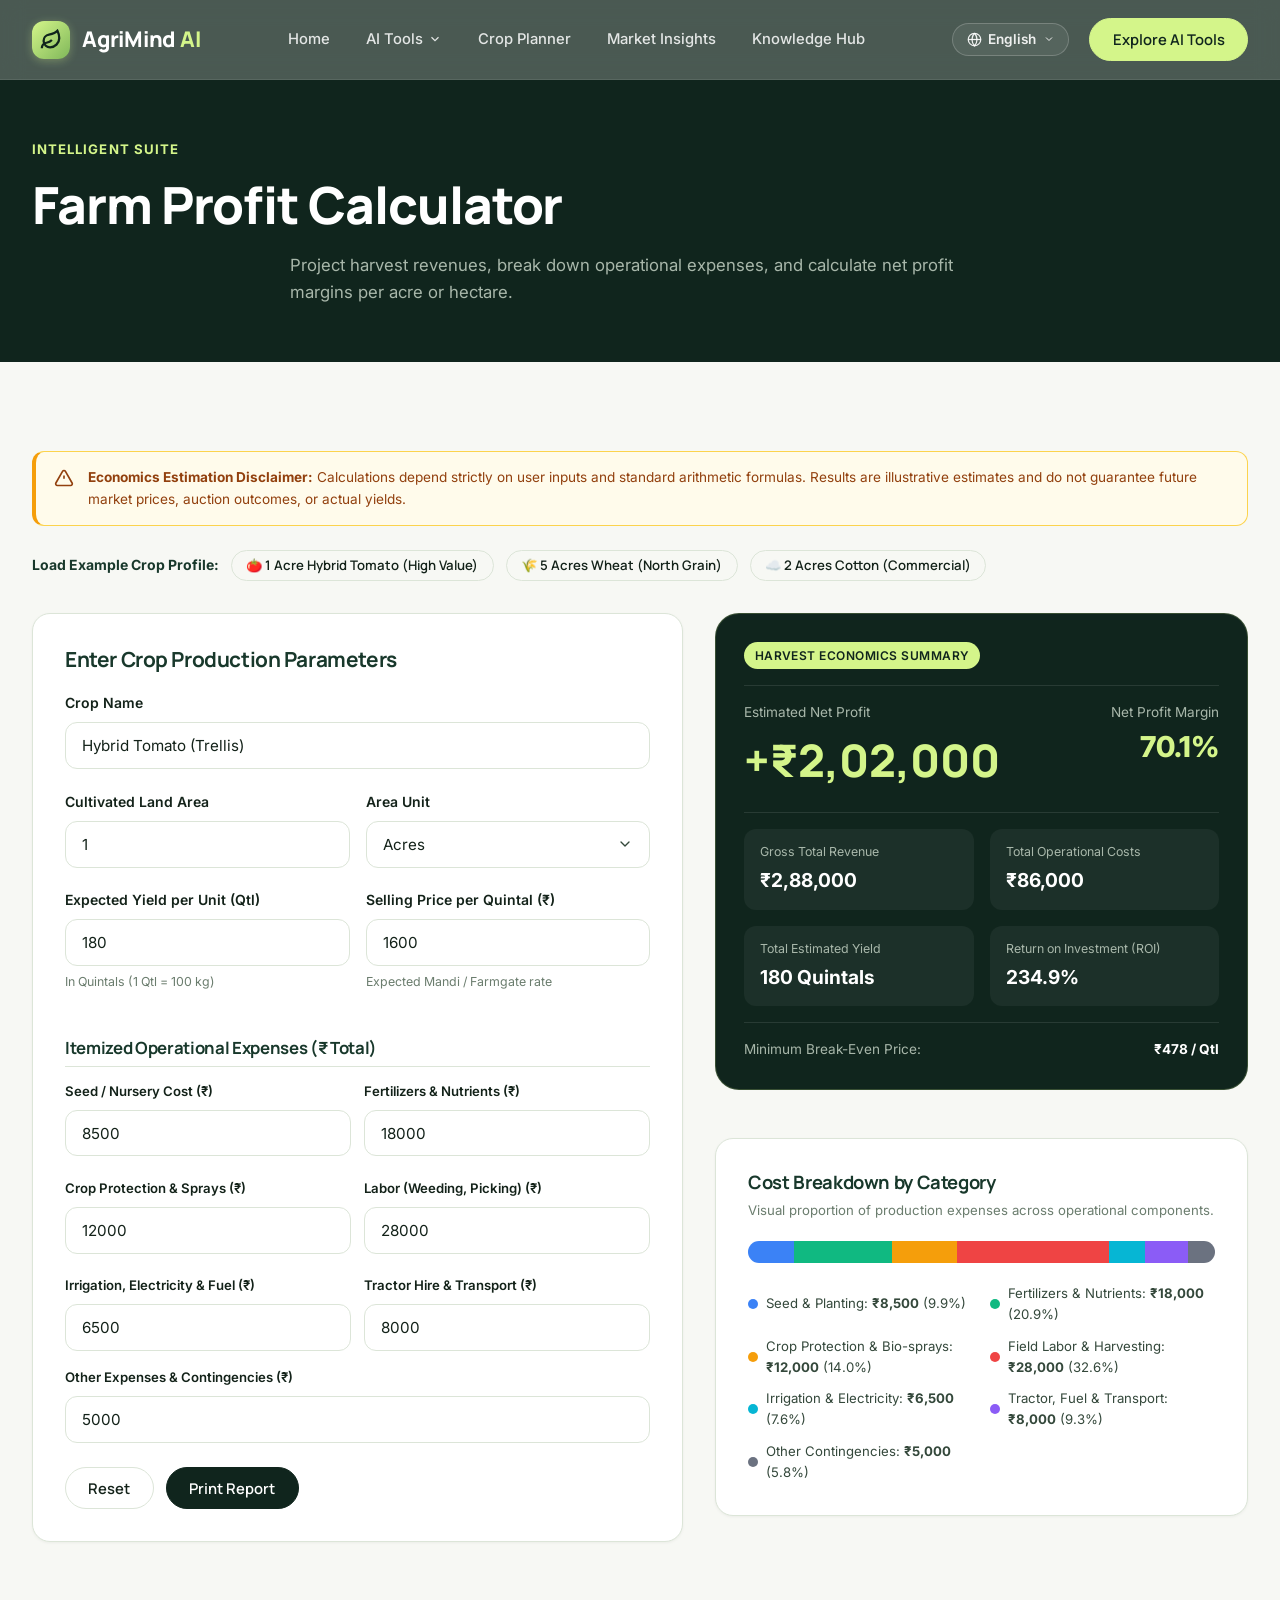
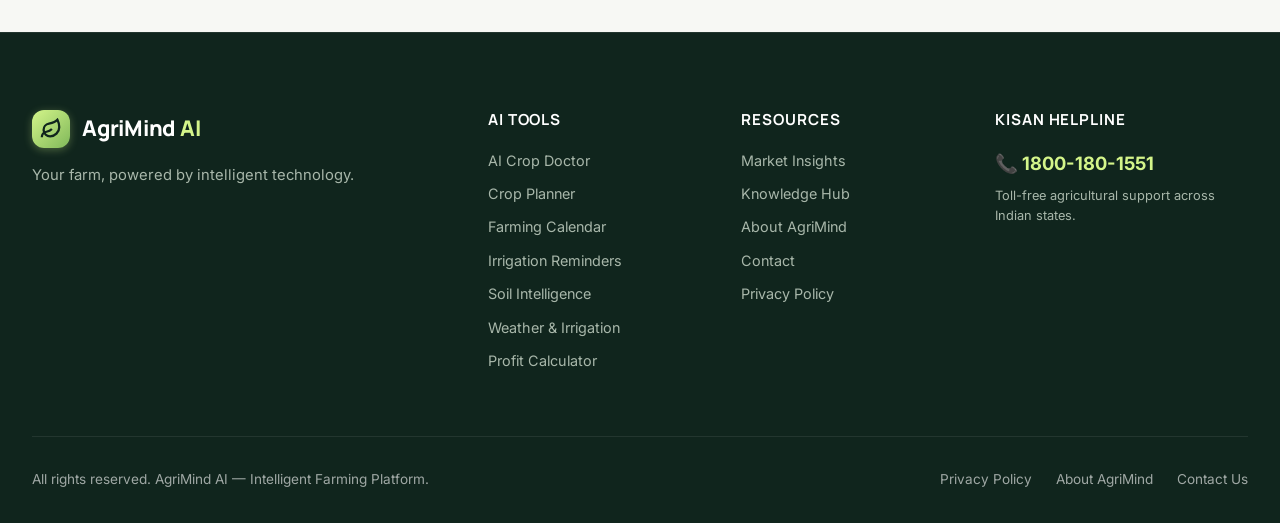
<file: profit-calculator.html>
<!DOCTYPE html>
<html lang="en">
<head>
  <meta charset="UTF-8">
  <meta name="viewport" content="width=device-width, initial-scale=1.0">
  <title>Farm Profit Calculator — AgriMind AI | Harvest Economics & Margins</title>
  <meta name="description" content="Calculate gross farm revenues, operational input costs, break-even price and net profit margins per acre or hectare with AgriMind AI's Farm Profit Calculator.">
  <meta name="theme-color" content="#10251D">

  <link rel="stylesheet" href="css/style.css">
  <link rel="stylesheet" href="css/components.css">
  <link rel="stylesheet" href="css/pages.css">
  <link rel="stylesheet" href="css/responsive.css">
</head>
<body>

  <!-- Navigation Bar -->
  <header class="navbar" role="banner">
    <div class="container nav-container">
      <a href="index.html" class="brand-logo" aria-label="AgriMind AI Home">
        <div class="brand-logo-icon">
          <svg width="22" height="22" viewBox="0 0 24 24" fill="none" stroke="currentColor" stroke-width="2.5"><path d="M11 20A7 7 0 0 1 9.8 6.1C15.5 5 17 4.48 19 2c1 2 2 4.18 2 8 0 5.5-4.78 10-10 10Z"/><path d="M2 21c0-3 1.85-5.36 5.08-6C9.5 14.52 12 13 13 12"/></svg>
        </div>
        <span>AgriMind <span class="highlight">AI</span></span>
      </a>

      <nav class="nav-links" role="navigation" aria-label="Primary Navigation">
        <a href="index.html" class="nav-link" data-i18n="nav_home">Home</a>
        <div class="nav-dropdown">
          <a href="#" class="nav-link active" id="toolsDropdownToggle" aria-haspopup="true" aria-expanded="false">
            <span data-i18n="nav_tools">AI Tools</span>
            <svg width="14" height="14" viewBox="0 0 24 24" fill="none" stroke="currentColor" stroke-width="2"><path d="m6 9 6 6 6-6"/></svg>
          </a>
          <div class="dropdown-menu" aria-labelledby="toolsDropdownToggle">
            <a href="crop-doctor.html" class="dropdown-item">
              <span class="dropdown-item-icon">🩺</span>
              <div><strong data-i18n="nav_doctor">AI Crop Doctor</strong></div>
            </a>
            <a href="crop-planner.html" class="dropdown-item">
              <span class="dropdown-item-icon">🌾</span>
              <div><strong data-i18n="nav_planner">Crop Planner</strong></div>
            </a>
            <a href="farming-calendar.html" class="dropdown-item">
              <span class="dropdown-item-icon">📅</span>
              <div>
                <strong data-i18n="nav_calendar">Farming Calendar</strong>
                <div style="font-size: 0.75rem; color: var(--color-muted-light);">Sowing-to-harvest roadmap</div>
              </div>
            </a>
            <a href="irrigation-reminders.html" class="dropdown-item">
              <span class="dropdown-item-icon">⏰</span>
              <div>
                <strong data-i18n="nav_reminders">Irrigation Reminders</strong>
                <div style="font-size: 0.75rem; color: var(--color-muted-light);">Water schedules & alerts</div>
              </div>
            </a>
            <a href="soil-intelligence.html" class="dropdown-item">
              <span class="dropdown-item-icon">🧪</span>
              <div><strong data-i18n="nav_soil">Soil Intelligence</strong></div>
            </a>
            <a href="weather-irrigation.html" class="dropdown-item">
              <span class="dropdown-item-icon">🌦</span>
              <div><strong data-i18n="nav_weather">Weather & Irrigation</strong></div>
            </a>
            <a href="profit-calculator.html" class="dropdown-item active">
              <span class="dropdown-item-icon">🧮</span>
              <div><strong data-i18n="nav_profit">Profit Calculator</strong></div>
            </a>
          </div>
        </div>

        <a href="crop-planner.html" class="nav-link" data-i18n="nav_planner">Crop Planner</a>
        <a href="mandi-market.html" class="nav-link" data-i18n="nav_market">Market Insights</a>
        <a href="knowledge-hub.html" class="nav-link" data-i18n="nav_knowledge">Knowledge Hub</a>
      </nav>

      <div class="nav-actions">
        <div class="lang-selector-wrapper">
          <button type="button" class="lang-select-btn" aria-label="Select Language">
            <svg width="15" height="15" viewBox="0 0 24 24" fill="none" stroke="currentColor" stroke-width="2"><circle cx="12" cy="12" r="10"/><path d="M12 2a14.5 14.5 0 0 0 0 20 14.5 14.5 0 0 0 0-20"/><path d="M2 12h20"/></svg>
            <span id="currentLangLabel">English</span>
            <svg width="12" height="12" viewBox="0 0 24 24" fill="none" stroke="currentColor" stroke-width="2"><path d="m6 9 6 6 6-6"/></svg>
          </button>
          <div class="lang-dropdown-menu">
            <button type="button" class="lang-option active" data-lang="en"><span>English</span><span>EN</span></button>
            <button type="button" class="lang-option" data-lang="te"><span>తెలుగు (Telugu)</span><span>TE</span></button>
            <button type="button" class="lang-option" data-lang="ta"><span>தமிழ் (Tamil)</span><span>TA</span></button>
            <button type="button" class="lang-option" data-lang="hi"><span>हिन्दी (Hindi)</span><span>HI</span></button>
          </div>
        </div>

        <a href="crop-doctor.html" class="btn btn-primary" data-i18n="btn_explore_tools">Explore AI Tools</a>
        <button type="button" class="mobile-toggle" aria-label="Toggle navigation menu" aria-expanded="false">
          <span></span><span></span><span></span>
        </button>
      </div>
    </div>
  </header>

  <!-- Mobile Drawer -->
  <div class="mobile-drawer" role="dialog" aria-label="Mobile Navigation">
    <a href="index.html" class="mobile-nav-link" data-i18n="nav_home">Home</a>
    <div>
      <div class="mobile-nav-link active" data-i18n="nav_tools">AI Tools</div>
      <div class="mobile-sublinks">
        <a href="crop-doctor.html" class="mobile-sublink">🩺 <span data-i18n="nav_doctor">AI Crop Doctor</span></a>
        <a href="crop-planner.html" class="mobile-sublink">🌾 <span data-i18n="nav_planner">Crop Planner</span></a>
        <a href="farming-calendar.html" class="mobile-sublink">📅 <span data-i18n="nav_calendar">Farming Calendar</span></a>
        <a href="irrigation-reminders.html" class="mobile-sublink">⏰ <span data-i18n="nav_reminders">Irrigation Reminders</span></a>
        <a href="soil-intelligence.html" class="mobile-sublink">🧪 <span data-i18n="nav_soil">Soil Intelligence</span></a>
        <a href="weather-irrigation.html" class="mobile-sublink">🌦 <span data-i18n="nav_weather">Weather & Irrigation</span></a>
        <a href="profit-calculator.html" class="mobile-sublink active">🧮 <span data-i18n="nav_profit">Profit Calculator</span></a>
      </div>
    </div>
    <a href="mandi-market.html" class="mobile-nav-link" data-i18n="nav_market">Market Insights</a>
    <a href="knowledge-hub.html" class="mobile-nav-link" data-i18n="nav_knowledge">Knowledge Hub</a>
    <a href="about.html" class="mobile-nav-link" data-i18n="nav_about">About AgriMind</a>
    <a href="contact.html" class="mobile-nav-link" data-i18n="nav_contact">Contact</a>
  </div>

  <main style="padding-top: var(--nav-height);">
    <!-- Page Header -->
    <section class="section section-dark" style="padding-top: 3.5rem; padding-bottom: 3.5rem;">
      <div class="container text-center">
        <span class="section-eyebrow" data-i18n="section_tools_eyebrow">FARM ECONOMICS & BUDGETING</span>
        <h1 class="section-title" data-i18n="profit_title">Farm Profit Calculator</h1>
        <p class="section-subtitle" style="max-width: 700px; margin: 0 auto;" data-i18n="profit_subtitle">
          Project harvest revenues, break down operational expenses, and calculate net profit margins per acre or hectare.
        </p>
      </div>
    </section>

    <section class="section">
      <div class="container">

        <!-- Disclaimer Banner -->
        <div class="demo-disclaimer" role="alert">
          <svg class="demo-disclaimer-icon" width="20" height="20" viewBox="0 0 24 24" fill="none" stroke="currentColor" stroke-width="2">
            <path d="m21.73 18-8-14a2 2 0 0 0-3.48 0l-8 14A2 2 0 0 0 4 21h16a2 2 0 0 0 1.73-3Z"/><line x1="12" y1="9" x2="12" y2="13"/><line x1="12" y1="17" x2="12.01" y2="17"/>
          </svg>
          <div>
            <strong>Economics Estimation Disclaimer:</strong>
            Calculations depend strictly on user inputs and standard arithmetic formulas. Results are illustrative estimates and do not guarantee future market prices, auction outcomes, or actual yields.
          </div>
        </div>

        <!-- Quick Scenario Presets -->
        <div style="margin-bottom: 2rem; display: flex; align-items: center; gap: 0.75rem; flex-wrap: wrap;">
          <span style="font-size: 0.875rem; font-weight: 700; color: var(--color-dark-green);">Load Example Crop Profile:</span>
          <button type="button" class="profit-preset-btn btn btn-sm btn-outline-dark active" data-preset="tomato">
            🍅 1 Acre Hybrid Tomato (High Value)
          </button>
          <button type="button" class="profit-preset-btn btn btn-sm btn-outline-dark" data-preset="wheat">
            🌾 5 Acres Wheat (North Grain)
          </button>
          <button type="button" class="profit-preset-btn btn btn-sm btn-outline-dark" data-preset="cotton">
            ☁️ 2 Acres Cotton (Commercial)
          </button>
        </div>

        <!-- Dual Column Calculator Grid -->
        <div class="calculator-grid">

          <!-- Left Column: Input Form -->
          <div class="card">
            <h2 style="font-size: 1.3rem; margin-bottom: 1.25rem; color: var(--color-dark-green);">
              Enter Crop Production Parameters
            </h2>

            <form id="profitCalcForm">
              <!-- Crop & Area -->
              <div class="form-group">
                <label for="calcCropName" class="form-label">Crop Name</label>
                <input type="text" id="calcCropName" class="form-control" value="Hybrid Tomato (Trellis)">
              </div>

              <div class="grid grid-2" style="gap: 1rem;">
                <div class="form-group">
                  <label for="calcArea" class="form-label">Cultivated Land Area</label>
                  <input type="number" id="calcArea" class="form-control" value="1" min="0.1" step="0.1" required>
                </div>

                <div class="form-group">
                  <label for="calcUnit" class="form-label">Area Unit</label>
                  <select id="calcUnit" class="form-control">
                    <option value="acres" selected>Acres</option>
                    <option value="hectares" data-i18n="profit_unit_hectares">Hectares</option>
                  </select>
                </div>
              </div>

              <!-- Yield & Selling Price -->
              <div class="grid grid-2" style="gap: 1rem;">
                <div class="form-group">
                  <label for="calcYield" class="form-label">Expected Yield per Unit (Qtl)</label>
                  <input type="number" id="calcYield" class="form-control" value="180" min="0" step="1" required>
                  <div class="form-hint">In Quintals (1 Qtl = 100 kg)</div>
                </div>

                <div class="form-group">
                  <label for="calcPrice" class="form-label">Selling Price per Quintal (₹)</label>
                  <input type="number" id="calcPrice" class="form-control" value="1600" min="0" step="10" required>
                  <div class="form-hint">Expected Mandi / Farmgate rate</div>
                </div>
              </div>

              <!-- Production Expense Breakdown -->
              <h3 style="font-size: 1.05rem; margin: 1.5rem 0 0.85rem 0; color: var(--color-dark-green); border-bottom: 1px solid var(--color-border-subtle); padding-bottom: 0.5rem;">
                Itemized Operational Expenses (₹ Total)
              </h3>

              <div class="grid grid-2" style="gap: 0.85rem;">
                <div class="form-group" style="margin-bottom: 0.5rem;">
                  <label for="costSeed" class="form-label" style="font-size: 0.825rem;">Seed / Nursery Cost (₹)</label>
                  <input type="number" id="costSeed" class="form-control" value="8500" min="0" step="100">
                </div>

                <div class="form-group" style="margin-bottom: 0.5rem;">
                  <label for="costFertilizer" class="form-label" style="font-size: 0.825rem;">Fertilizers & Nutrients (₹)</label>
                  <input type="number" id="costFertilizer" class="form-control" value="18000" min="0" step="100">
                </div>

                <div class="form-group" style="margin-bottom: 0.5rem;">
                  <label for="costPesticide" class="form-label" style="font-size: 0.825rem;">Crop Protection & Sprays (₹)</label>
                  <input type="number" id="costPesticide" class="form-control" value="12000" min="0" step="100">
                </div>

                <div class="form-group" style="margin-bottom: 0.5rem;">
                  <label for="costLabor" class="form-label" style="font-size: 0.825rem;">Labor (Weeding, Picking) (₹)</label>
                  <input type="number" id="costLabor" class="form-control" value="28000" min="0" step="100">
                </div>

                <div class="form-group" style="margin-bottom: 0.5rem;">
                  <label for="costIrrigation" class="form-label" style="font-size: 0.825rem;">Irrigation, Electricity & Fuel (₹)</label>
                  <input type="number" id="costIrrigation" class="form-control" value="6500" min="0" step="100">
                </div>

                <div class="form-group" style="margin-bottom: 0.5rem;">
                  <label for="costMachinery" class="form-label" style="font-size: 0.825rem;">Tractor Hire & Transport (₹)</label>
                  <input type="number" id="costMachinery" class="form-control" value="8000" min="0" step="100">
                </div>
              </div>

              <div class="form-group" style="margin-top: 0.5rem;">
                <label for="costOther" class="form-label" style="font-size: 0.825rem;">Other Expenses & Contingencies (₹)</label>
                <input type="number" id="costOther" class="form-control" value="5000" min="0" step="100">
              </div>

              <div style="display: flex; gap: 0.75rem; margin-top: 1.5rem;">
                <button type="button" id="calcResetBtn" class="btn btn-outline-dark" data-i18n="btn_reset">
                  Reset Calculator
                </button>
                <button type="button" id="calcPrintBtn" class="btn btn-dark" data-i18n="btn_print">
                  Print Estimate Summary
                </button>
              </div>
            </form>
          </div>

          <!-- Right Column: Live Economics Dashboard -->
          <div style="display: flex; flex-direction: column; gap: 1.5rem;">

            <!-- Net Profit Hero Display -->
            <div class="calc-summary-hero">
              <span class="badge badge-lime">Harvest Economics Summary</span>
              
              <div class="calc-profit-display">
                <div>
                  <div style="font-size: 0.85rem; color: var(--color-muted-light);" data-i18n="profit_net_profit">Estimated Net Profit</div>
                  <div id="outNetProfit" class="calc-profit-val positive">+₹2,02,000</div>
                </div>
                <div style="text-align: right;">
                  <div style="font-size: 0.85rem; color: var(--color-muted-light);" data-i18n="profit_margin">Profit Margin</div>
                  <div id="outProfitMargin" style="font-size: 1.8rem; font-weight: 800; color: var(--color-lime);">70.1%</div>
                </div>
              </div>

              <!-- Top KPIs -->
              <div class="calc-kpi-grid">
                <div class="calc-kpi-item">
                  <div class="label" data-i18n="profit_gross_revenue">Gross Revenue</div>
                  <div id="outGrossRevenue" class="number">₹2,88,000</div>
                </div>

                <div class="calc-kpi-item">
                  <div class="label" data-i18n="profit_total_expenses">Total Expenses</div>
                  <div id="outTotalExpenses" class="number">₹86,000</div>
                </div>

                <div class="calc-kpi-item">
                  <div class="label">Total Estimated Yield</div>
                  <div id="outTotalYield" class="number">180 Quintals</div>
                </div>

                <div class="calc-kpi-item">
                  <div class="label" data-i18n="profit_roi">Return on Investment (ROI)</div>
                  <div id="outRoi" class="number">234.9%</div>
                </div>
              </div>

              <!-- Break-Even Price -->
              <div style="margin-top: 1rem; padding-top: 1rem; border-top: 1px solid rgba(255,255,255,0.1); font-size: 0.85rem; color: var(--color-muted-light); display: flex; justify-content: space-between;">
                <span>Minimum Break-Even Price:</span>
                <strong id="outBreakevenPrice" style="color: var(--color-pure-white);">₹478 / Qtl</strong>
              </div>
            </div>

            <!-- Cost Breakdown Stacked Visualizer -->
            <div class="card">
              <h3 style="font-size: 1.15rem; color: var(--color-dark-green); margin-bottom: 0.35rem;">
                Cost Breakdown by Category
              </h3>
              <p style="font-size: 0.825rem; color: var(--color-muted-text); margin-bottom: 1rem;">
                Visual proportion of production expenses across operational components.
              </p>

              <!-- Stacked Segment Bar -->
              <div id="costStackedBar" class="cost-breakdown-bar"></div>

              <!-- Color Legend Grid -->
              <div id="costLegendGrid" class="cost-legend-grid"></div>
            </div>

          </div>
        </div>

      </div>
    </section>
  </main>

  <!-- Footer -->
  <footer class="site-footer" role="contentinfo">
    <div class="container">
      <div class="footer-top">
        <div class="footer-brand">
          <a href="index.html" class="brand-logo">
            <div class="brand-logo-icon">
              <svg width="22" height="22" viewBox="0 0 24 24" fill="none" stroke="currentColor" stroke-width="2.5"><path d="M11 20A7 7 0 0 1 9.8 6.1C15.5 5 17 4.48 19 2c1 2 2 4.18 2 8 0 5.5-4.78 10-10 10Z"/><path d="M2 21c0-3 1.85-5.36 5.08-6C9.5 14.52 12 13 13 12"/></svg>
            </div>
            <span>AgriMind <span class="highlight">AI</span></span>
          </a>
          <p data-i18n="footer_tagline">Your farm, powered by intelligent technology.</p>
        </div>
        <div class="footer-col">
          <h4 data-i18n="nav_tools">AI Tools</h4>
          <div class="footer-links">
            <a href="crop-doctor.html" class="footer-link" data-i18n="nav_doctor">AI Crop Doctor</a>
            <a href="crop-planner.html" class="footer-link" data-i18n="nav_planner">Crop Planner</a>
            <a href="farming-calendar.html" class="footer-link" data-i18n="nav_calendar">Farming Calendar</a>
            <a href="irrigation-reminders.html" class="footer-link" data-i18n="nav_reminders">Irrigation Reminders</a>
            <a href="soil-intelligence.html" class="footer-link" data-i18n="nav_soil">Soil Intelligence</a>
            <a href="weather-irrigation.html" class="footer-link" data-i18n="nav_weather">Weather & Irrigation</a>
            <a href="profit-calculator.html" class="footer-link" data-i18n="nav_profit">Profit Calculator</a>
          </div>
        </div>
        <div class="footer-col">
          <h4 data-i18n="footer_resources">Resources</h4>
          <div class="footer-links">
            <a href="mandi-market.html" class="footer-link" data-i18n="nav_market">Mandi Market Insights</a>
            <a href="knowledge-hub.html" class="footer-link" data-i18n="nav_knowledge">Knowledge Hub</a>
            <a href="about.html" class="footer-link" data-i18n="nav_about">About AgriMind</a>
            <a href="contact.html" class="footer-link" data-i18n="nav_contact">Contact Us</a>
            <a href="privacy.html" class="footer-link" data-i18n="footer_privacy">Privacy Policy</a>
          </div>
        </div>
        <div class="footer-col">
          <h4 data-i18n="footer_kisan_helpline">Kisan Helpline</h4>
          <div style="font-size: 1.15rem; font-weight: 700; color: var(--color-lime); margin-bottom: 0.5rem;">📞 1800-180-1551</div>
          <p style="font-size: 0.8rem; color: var(--color-muted-light);" data-i18n="footer_helpline_desc">Toll-free agricultural support across Indian states.</p>
        </div>
      </div>
      <div class="footer-bottom">
        <div data-i18n="footer_rights">© 2026 AgriMind AI — Intelligent Farming Platform. All rights reserved.</div>
        <div class="footer-legal-links">
          <a href="privacy.html" data-i18n="footer_privacy">Privacy Policy</a>
          <a href="about.html" data-i18n="footer_about">About</a>
          <a href="contact.html" data-i18n="footer_contact">Contact</a>
        </div>
      </div>
    </div>
  </footer>

  <button type="button" class="back-to-top" aria-label="Back to top">
    <svg width="20" height="20" viewBox="0 0 24 24" fill="none" stroke="currentColor" stroke-width="2.5"><path d="m18 15-6-6-6 6"/></svg>
  </button>

  <script src="js/translations.js"></script>
  <script src="js/main.js"></script>
  <script src="js/profit-calculator.js"></script>
</body>
</html>
</file>
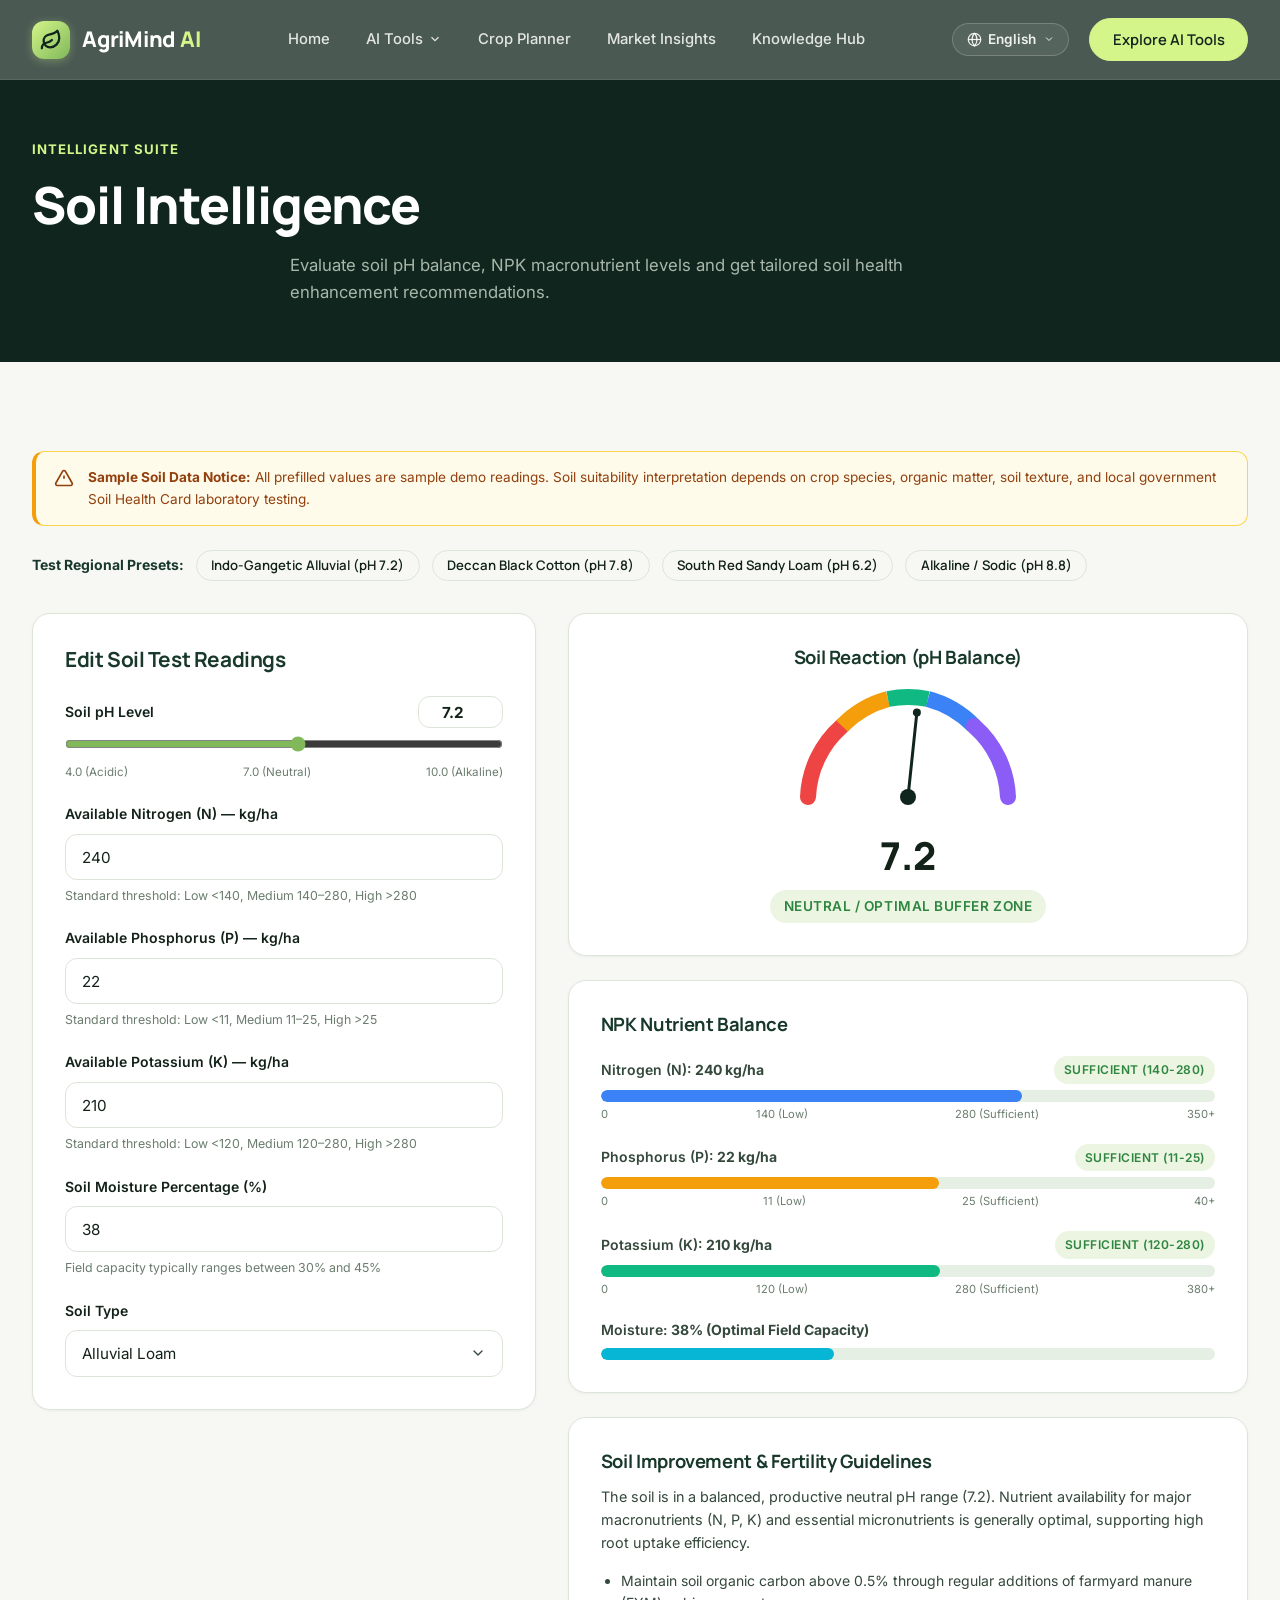
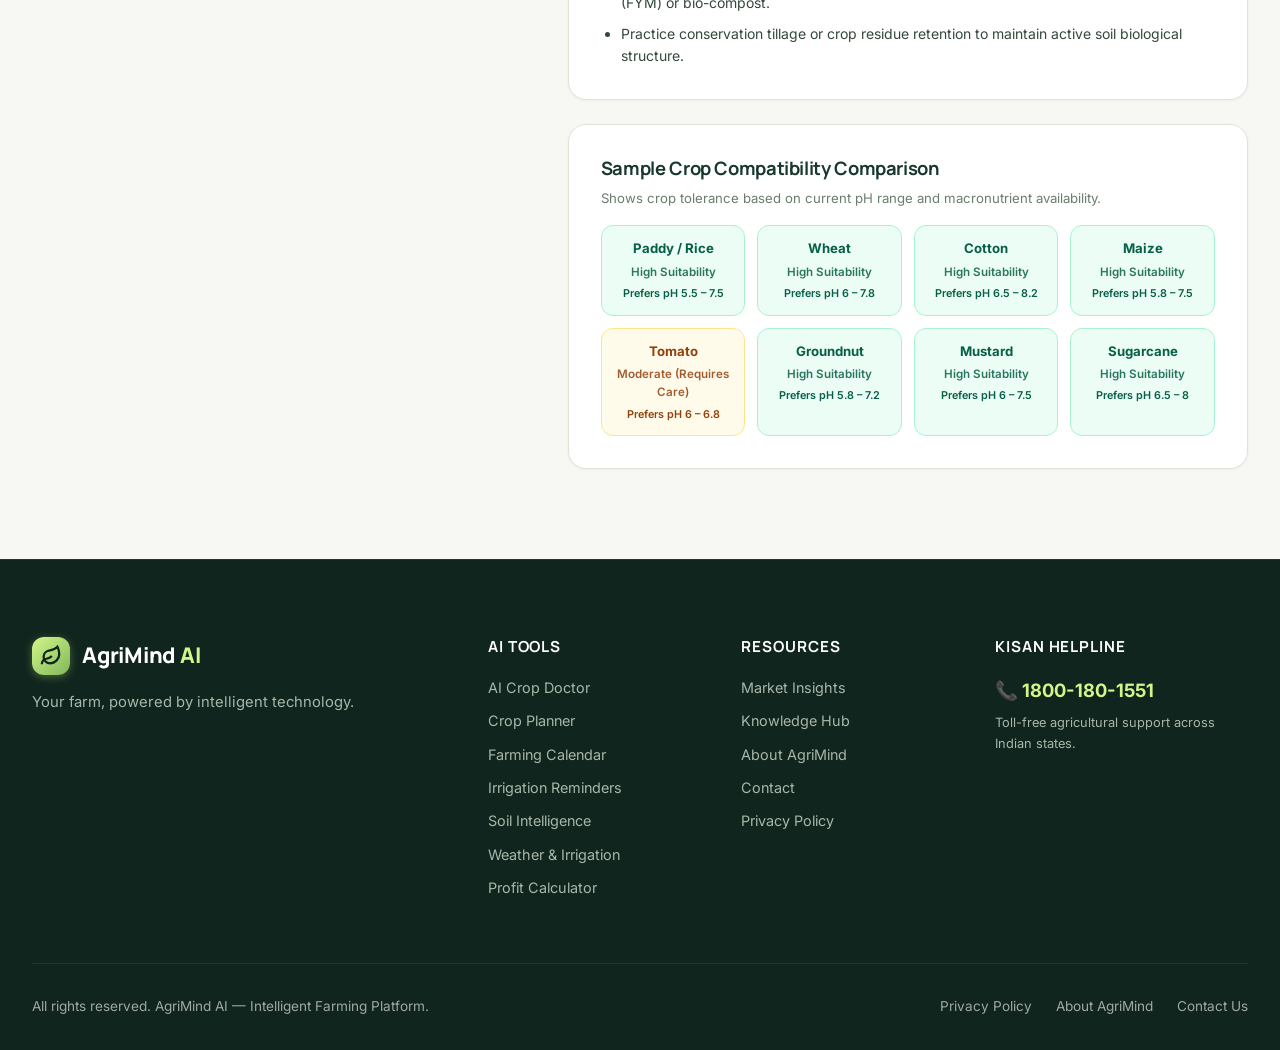
<file: soil-intelligence.html>
<!DOCTYPE html>
<html lang="en">
<head>
  <meta charset="UTF-8">
  <meta name="viewport" content="width=device-width, initial-scale=1.0">
  <title>Soil Intelligence — AgriMind AI | pH Gauge, NPK & Soil Health</title>
  <meta name="description" content="Interactive soil health dashboard with real-time pH gauge, NPK macronutrient progress bars, soil improvement guidelines and crop compatibility matrix.">
  <meta name="theme-color" content="#10251D">

  <link rel="stylesheet" href="css/style.css">
  <link rel="stylesheet" href="css/components.css">
  <link rel="stylesheet" href="css/pages.css">
  <link rel="stylesheet" href="css/responsive.css">
</head>
<body>

  <!-- Navigation Bar -->
  <header class="navbar" role="banner">
    <div class="container nav-container">
      <a href="index.html" class="brand-logo" aria-label="AgriMind AI Home">
        <div class="brand-logo-icon">
          <svg width="22" height="22" viewBox="0 0 24 24" fill="none" stroke="currentColor" stroke-width="2.5" stroke-linecap="round" stroke-linejoin="round">
            <path d="M11 20A7 7 0 0 1 9.8 6.1C15.5 5 17 4.48 19 2c1 2 2 4.18 2 8 0 5.5-4.78 10-10 10Z"/>
            <path d="M2 21c0-3 1.85-5.36 5.08-6C9.5 14.52 12 13 13 12"/>
          </svg>
        </div>
        <span>AgriMind <span class="highlight">AI</span></span>
      </a>

      <nav class="nav-links" role="navigation" aria-label="Primary Navigation">
        <a href="index.html" class="nav-link" data-i18n="nav_home">Home</a>
        <div class="nav-dropdown">
          <a href="#" class="nav-link active" id="toolsDropdownToggle" aria-haspopup="true" aria-expanded="false">
            <span data-i18n="nav_tools">AI Tools</span>
            <svg width="14" height="14" viewBox="0 0 24 24" fill="none" stroke="currentColor" stroke-width="2"><path d="m6 9 6 6 6-6"/></svg>
          </a>
          <div class="dropdown-menu" aria-labelledby="toolsDropdownToggle">
            <a href="crop-doctor.html" class="dropdown-item">
              <span class="dropdown-item-icon">🩺</span>
              <div><strong data-i18n="nav_doctor">AI Crop Doctor</strong></div>
            </a>
            <a href="crop-planner.html" class="dropdown-item">
              <span class="dropdown-item-icon">🌾</span>
              <div><strong data-i18n="nav_planner">Crop Planner</strong></div>
            </a>
            <a href="farming-calendar.html" class="dropdown-item">
              <span class="dropdown-item-icon">📅</span>
              <div>
                <strong data-i18n="nav_calendar">Farming Calendar</strong>
                <div style="font-size: 0.75rem; color: var(--color-muted-light);">Sowing-to-harvest roadmap</div>
              </div>
            </a>
            <a href="irrigation-reminders.html" class="dropdown-item">
              <span class="dropdown-item-icon">⏰</span>
              <div>
                <strong data-i18n="nav_reminders">Irrigation Reminders</strong>
                <div style="font-size: 0.75rem; color: var(--color-muted-light);">Water schedules & alerts</div>
              </div>
            </a>
            <a href="soil-intelligence.html" class="dropdown-item active">
              <span class="dropdown-item-icon">🧪</span>
              <div><strong data-i18n="nav_soil">Soil Intelligence</strong></div>
            </a>
            <a href="weather-irrigation.html" class="dropdown-item">
              <span class="dropdown-item-icon">🌦</span>
              <div><strong data-i18n="nav_weather">Weather & Irrigation</strong></div>
            </a>
            <a href="profit-calculator.html" class="dropdown-item">
              <span class="dropdown-item-icon">🧮</span>
              <div><strong data-i18n="nav_profit">Profit Calculator</strong></div>
            </a>
          </div>
        </div>

        <a href="crop-planner.html" class="nav-link" data-i18n="nav_planner">Crop Planner</a>
        <a href="mandi-market.html" class="nav-link" data-i18n="nav_market">Market Insights</a>
        <a href="knowledge-hub.html" class="nav-link" data-i18n="nav_knowledge">Knowledge Hub</a>
      </nav>

      <div class="nav-actions">
        <div class="lang-selector-wrapper">
          <button type="button" class="lang-select-btn" aria-label="Select Language">
            <svg width="15" height="15" viewBox="0 0 24 24" fill="none" stroke="currentColor" stroke-width="2"><circle cx="12" cy="12" r="10"/><path d="M12 2a14.5 14.5 0 0 0 0 20 14.5 14.5 0 0 0 0-20"/><path d="M2 12h20"/></svg>
            <span id="currentLangLabel">English</span>
            <svg width="12" height="12" viewBox="0 0 24 24" fill="none" stroke="currentColor" stroke-width="2"><path d="m6 9 6 6 6-6"/></svg>
          </button>
          <div class="lang-dropdown-menu">
            <button type="button" class="lang-option active" data-lang="en"><span>English</span><span>EN</span></button>
            <button type="button" class="lang-option" data-lang="te"><span>తెలుగు (Telugu)</span><span>TE</span></button>
            <button type="button" class="lang-option" data-lang="ta"><span>தமிழ் (Tamil)</span><span>TA</span></button>
            <button type="button" class="lang-option" data-lang="hi"><span>हिन्दी (Hindi)</span><span>HI</span></button>
          </div>
        </div>

        <a href="crop-doctor.html" class="btn btn-primary" data-i18n="btn_explore_tools">Explore AI Tools</a>
        <button type="button" class="mobile-toggle" aria-label="Toggle navigation menu" aria-expanded="false">
          <span></span><span></span><span></span>
        </button>
      </div>
    </div>
  </header>

  <!-- Mobile Drawer -->
  <div class="mobile-drawer" role="dialog" aria-label="Mobile Navigation">
    <a href="index.html" class="mobile-nav-link" data-i18n="nav_home">Home</a>
    <div>
      <div class="mobile-nav-link active" data-i18n="nav_tools">AI Tools</div>
      <div class="mobile-sublinks">
        <a href="crop-doctor.html" class="mobile-sublink">🩺 <span data-i18n="nav_doctor">AI Crop Doctor</span></a>
        <a href="crop-planner.html" class="mobile-sublink">🌾 <span data-i18n="nav_planner">Crop Planner</span></a>
        <a href="farming-calendar.html" class="mobile-sublink">📅 <span data-i18n="nav_calendar">Farming Calendar</span></a>
        <a href="irrigation-reminders.html" class="mobile-sublink">⏰ <span data-i18n="nav_reminders">Irrigation Reminders</span></a>
        <a href="soil-intelligence.html" class="mobile-sublink active">🧪 <span data-i18n="nav_soil">Soil Intelligence</span></a>
        <a href="weather-irrigation.html" class="mobile-sublink">🌦 <span data-i18n="nav_weather">Weather & Irrigation</span></a>
        <a href="profit-calculator.html" class="mobile-sublink">🧮 <span data-i18n="nav_profit">Profit Calculator</span></a>
      </div>
    </div>
    <a href="mandi-market.html" class="mobile-nav-link" data-i18n="nav_market">Market Insights</a>
    <a href="knowledge-hub.html" class="mobile-nav-link" data-i18n="nav_knowledge">Knowledge Hub</a>
    <a href="about.html" class="mobile-nav-link" data-i18n="nav_about">About AgriMind</a>
    <a href="contact.html" class="mobile-nav-link" data-i18n="nav_contact">Contact</a>
  </div>

  <main style="padding-top: var(--nav-height);">
    <!-- Page Header -->
    <section class="section section-dark" style="padding-top: 3.5rem; padding-bottom: 3.5rem;">
      <div class="container text-center">
        <span class="section-eyebrow" data-i18n="section_tools_eyebrow">SOIL HEALTH METRICS</span>
        <h1 class="section-title" data-i18n="soil_title">Soil Intelligence Dashboard</h1>
        <p class="section-subtitle" style="max-width: 700px; margin: 0 auto;" data-i18n="soil_subtitle">
          Evaluate soil pH balance, NPK macronutrient levels and get tailored soil health enhancement recommendations.
        </p>
      </div>
    </section>

    <!-- Main Dashboard Section -->
    <section class="section">
      <div class="container">

        <!-- Disclaimer Banner -->
        <div class="demo-disclaimer" role="alert">
          <svg class="demo-disclaimer-icon" width="20" height="20" viewBox="0 0 24 24" fill="none" stroke="currentColor" stroke-width="2">
            <path d="m21.73 18-8-14a2 2 0 0 0-3.48 0l-8 14A2 2 0 0 0 4 21h16a2 2 0 0 0 1.73-3Z"/><line x1="12" y1="9" x2="12" y2="13"/><line x1="12" y1="17" x2="12.01" y2="17"/>
          </svg>
          <div>
            <strong>Sample Soil Data Notice:</strong>
            All prefilled values are sample demo readings. Soil suitability interpretation depends on crop species, organic matter, soil texture, and local government Soil Health Card laboratory testing.
          </div>
        </div>

        <!-- Preset Buttons Bar -->
        <div style="margin-bottom: 2rem; display: flex; align-items: center; gap: 0.75rem; flex-wrap: wrap;">
          <span style="font-size: 0.875rem; font-weight: 700; color: var(--color-dark-green);">Test Regional Presets:</span>
          <button type="button" class="soil-preset-btn btn btn-sm btn-outline-dark active" data-preset="alluvial">
            Indo-Gangetic Alluvial (pH 7.2)
          </button>
          <button type="button" class="soil-preset-btn btn btn-sm btn-outline-dark" data-preset="black">
            Deccan Black Cotton (pH 7.8)
          </button>
          <button type="button" class="soil-preset-btn btn btn-sm btn-outline-dark" data-preset="red">
            South Red Sandy Loam (pH 6.2)
          </button>
          <button type="button" class="soil-preset-btn btn btn-sm btn-outline-dark" data-preset="alkaline">
            Alkaline / Sodic (pH 8.8)
          </button>
        </div>

        <!-- Dashboard Grid (Inputs on Left, Live Visuals on Right) -->
        <div class="soil-dashboard-grid">

          <!-- Left Column: Editable Parameters -->
          <div class="card">
            <h2 style="font-size: 1.3rem; margin-bottom: 1.5rem; color: var(--color-dark-green);">
              Edit Soil Test Readings
            </h2>

            <!-- Soil pH Input & Slider -->
            <div class="form-group">
              <div style="display: flex; justify-content: space-between; align-items: center; margin-bottom: 0.35rem;">
                <label for="soilPhInput" class="form-label" style="margin: 0;" data-i18n="soil_ph_label">Soil pH Level</label>
                <input type="number" id="soilPhInput" class="form-control" value="7.2" min="4.0" max="10.0" step="0.1" style="width: 85px; text-align: center; font-weight: 700; padding: 0.35rem;">
              </div>
              <input type="range" id="soilPhSlider" min="4.0" max="10.0" step="0.1" value="7.2" style="width: 100%; accent-color: var(--color-fresh-leaf); cursor: pointer;">
              <div style="display: flex; justify-content: space-between; font-size: 0.725rem; color: var(--color-muted-text); margin-top: 0.25rem;">
                <span data-i18n="soil_scale_acidic">4.0 (Acidic)</span>
                <span data-i18n="soil_scale_neutral">7.0 (Neutral)</span>
                <span data-i18n="soil_scale_alkaline">10.0 (Alkaline)</span>
              </div>
            </div>

            <!-- Nitrogen (N) -->
            <div class="form-group">
              <label for="soilNInput" class="form-label" data-i18n="soil_n_label">Available Nitrogen (N) kg/ha</label>
              <input type="number" id="soilNInput" class="form-control" value="240" min="0" max="500" step="5">
              <div class="form-hint">Standard threshold: Low &lt;140, Medium 140–280, High &gt;280</div>
            </div>

            <!-- Phosphorus (P) -->
            <div class="form-group">
              <label for="soilPInput" class="form-label" data-i18n="soil_p_label">Available Phosphorus (P) kg/ha</label>
              <input type="number" id="soilPInput" class="form-control" value="22" min="0" max="100" step="1">
              <div class="form-hint">Standard threshold: Low &lt;11, Medium 11–25, High &gt;25</div>
            </div>

            <!-- Potassium (K) -->
            <div class="form-group">
              <label for="soilKInput" class="form-label" data-i18n="soil_k_label">Available Potassium (K) kg/ha</label>
              <input type="number" id="soilKInput" class="form-control" value="210" min="0" max="600" step="5">
              <div class="form-hint">Standard threshold: Low &lt;120, Medium 120–280, High &gt;280</div>
            </div>

            <!-- Moisture Content -->
            <div class="form-group">
              <label for="soilMoistureInput" class="form-label" data-i18n="soil_moisture_label">Soil Moisture Content (%)</label>
              <input type="number" id="soilMoistureInput" class="form-control" value="38" min="0" max="100" step="1">
              <div class="form-hint">Field capacity typically ranges between 30% and 45%</div>
            </div>

            <!-- Soil Type -->
            <div class="form-group" style="margin-bottom: 0;">
              <label for="soilTypeSelect" class="form-label" data-i18n="planner_soil">Soil Texture Classification</label>
              <select id="soilTypeSelect" class="form-control">
                <option value="alluvial" selected>Alluvial Loam</option>
                <option value="black">Black Vertisol / Regur</option>
                <option value="red">Red Sandy Loam</option>
                <option value="clay-loam">Heavy Clay Loam</option>
                <option value="sandy">Coarse Sandy Soil</option>
              </select>
            </div>
          </div>

          <!-- Right Column: Visual Dashboard -->
          <div style="display: flex; flex-direction: column; gap: 1.5rem;">

            <!-- pH Semi-Circular Gauge & Classification Card -->
            <div class="card ph-gauge-card">
              <h3 style="font-size: 1.15rem; color: var(--color-dark-green); margin-bottom: 0.5rem;">Soil Reaction (pH Balance)</h3>
              
              <!-- SVG Semi-Circular Gauge -->
              <div class="gauge-svg-wrapper">
                <svg width="240" height="130" viewBox="0 0 240 130">
                  <!-- Arc Bands: Acidic (Red), Mod Acid (Yellow), Neutral (Green), Alkaline (Blue), Mod Alk (Purple) -->
                  <path d="M 20 120 A 100 100 0 0 1 54 49" fill="none" stroke="#EF4444" stroke-width="16" stroke-linecap="round"/>
                  <path d="M 54 49 A 100 100 0 0 1 100 22" fill="none" stroke="#F59E0B" stroke-width="16"/>
                  <path d="M 100 22 A 100 100 0 0 1 140 22" fill="none" stroke="#10B981" stroke-width="16"/>
                  <path d="M 140 22 A 100 100 0 0 1 186 49" fill="none" stroke="#3B82F6" stroke-width="16"/>
                  <path d="M 186 49 A 100 100 0 0 1 220 120" fill="none" stroke="#8B5CF6" stroke-width="16" stroke-linecap="round"/>

                  <!-- Center Pivot & Needle -->
                  <circle cx="120" cy="120" r="8" fill="var(--color-deep-forest)"/>
                  <g id="gaugeNeedle" class="gauge-needle">
                    <line x1="120" y1="120" x2="120" y2="35" stroke="var(--color-deep-forest)" stroke-width="3" stroke-linecap="round"/>
                    <circle cx="120" cy="35" r="4" fill="var(--color-deep-forest)"/>
                  </g>
                </svg>
              </div>

              <div id="phValueDisplay" class="gauge-value-display">7.2</div>
              <div id="phCategoryPill" class="badge badge-leaf" style="font-size: 0.85rem; padding: 0.35rem 0.85rem; margin-top: 0.25rem;">
                Neutral / Optimal Buffer Zone
              </div>
            </div>

            <!-- NPK Macronutrient Progress Bars Card -->
            <div class="card">
              <h3 style="font-size: 1.15rem; color: var(--color-dark-green); margin-bottom: 1.25rem;">NPK Nutrient Balance</h3>

              <!-- Nitrogen Bar -->
              <div class="npk-bar-group">
                <div class="npk-label-row">
                  <span>Nitrogen (N): <strong id="nValText">240 kg/ha</strong></span>
                  <span id="nStatusPill" class="badge badge-leaf">Sufficient (140-280)</span>
                </div>
                <div class="progress-track">
                  <div id="nBarFill" class="progress-fill progress-fill-n" style="width: 68%;"></div>
                </div>
                <div class="npk-thresholds">
                  <span>0</span>
                  <span>140 (Low)</span>
                  <span>280 (Sufficient)</span>
                  <span>350+</span>
                </div>
              </div>

              <!-- Phosphorus Bar -->
              <div class="npk-bar-group">
                <div class="npk-label-row">
                  <span>Phosphorus (P): <strong id="pValText">22 kg/ha</strong></span>
                  <span id="pStatusPill" class="badge badge-leaf">Sufficient (11-25)</span>
                </div>
                <div class="progress-track">
                  <div id="pBarFill" class="progress-fill progress-fill-p" style="width: 55%;"></div>
                </div>
                <div class="npk-thresholds">
                  <span>0</span>
                  <span>11 (Low)</span>
                  <span>25 (Sufficient)</span>
                  <span>40+</span>
                </div>
              </div>

              <!-- Potassium Bar -->
              <div class="npk-bar-group">
                <div class="npk-label-row">
                  <span>Potassium (K): <strong id="kValText">210 kg/ha</strong></span>
                  <span id="kStatusPill" class="badge badge-leaf">Sufficient (120-280)</span>
                </div>
                <div class="progress-track">
                  <div id="kBarFill" class="progress-fill progress-fill-k" style="width: 55%;"></div>
                </div>
                <div class="npk-thresholds">
                  <span>0</span>
                  <span>120 (Low)</span>
                  <span>280 (Sufficient)</span>
                  <span>380+</span>
                </div>
              </div>

              <!-- Moisture Bar -->
              <div class="npk-bar-group" style="margin-bottom: 0;">
                <div class="npk-label-row">
                  <span>Moisture: <strong id="moistureValText">38% (Optimal Field Capacity)</strong></span>
                </div>
                <div class="progress-track">
                  <div id="moistureBarFill" class="progress-fill" style="width: 38%; background-color: #06B6D4;"></div>
                </div>
              </div>
            </div>

            <!-- Agronomic Advice & Suggestions Card -->
            <div class="card">
              <h3 style="font-size: 1.15rem; color: var(--color-dark-green); margin-bottom: 0.75rem;">
                Soil Improvement & Fertility Guidelines
              </h3>
              <p id="soilSummaryText" style="font-size: 0.9rem; line-height: 1.6; color: var(--color-text-body); margin-bottom: 1rem;">
                The soil is in a balanced, productive neutral pH range. Nutrient availability for major macronutrients (N, P, K) and essential micronutrients is generally optimal.
              </p>
              <ul id="soilImprovementList" style="padding-left: 1.25rem; font-size: 0.875rem; color: var(--color-text-body); display: flex; flex-direction: column; gap: 0.5rem; list-style-type: disc;"></ul>
            </div>

            <!-- Crop Suitability Matrix Card -->
            <div class="card">
              <h3 style="font-size: 1.15rem; color: var(--color-dark-green); margin-bottom: 0.5rem;">
                Sample Crop Compatibility Comparison
              </h3>
              <p style="font-size: 0.825rem; color: var(--color-muted-text); margin-bottom: 1rem;">
                Shows crop tolerance based on current pH range and macronutrient availability.
              </p>
              <div id="cropMatrixGrid" class="crop-matrix-grid"></div>
            </div>

          </div>
        </div>

      </div>
    </section>
  </main>

  <!-- Footer -->
  <footer class="site-footer" role="contentinfo">
    <div class="container">
      <div class="footer-top">
        <div class="footer-brand">
          <a href="index.html" class="brand-logo">
            <div class="brand-logo-icon">
              <svg width="22" height="22" viewBox="0 0 24 24" fill="none" stroke="currentColor" stroke-width="2.5"><path d="M11 20A7 7 0 0 1 9.8 6.1C15.5 5 17 4.48 19 2c1 2 2 4.18 2 8 0 5.5-4.78 10-10 10Z"/><path d="M2 21c0-3 1.85-5.36 5.08-6C9.5 14.52 12 13 13 12"/></svg>
            </div>
            <span>AgriMind <span class="highlight">AI</span></span>
          </a>
          <p data-i18n="footer_tagline">Your farm, powered by intelligent technology.</p>
        </div>
        <div class="footer-col">
          <h4 data-i18n="nav_tools">AI Tools</h4>
          <div class="footer-links">
            <a href="crop-doctor.html" class="footer-link" data-i18n="nav_doctor">AI Crop Doctor</a>
            <a href="crop-planner.html" class="footer-link" data-i18n="nav_planner">Crop Planner</a>
            <a href="farming-calendar.html" class="footer-link" data-i18n="nav_calendar">Farming Calendar</a>
            <a href="irrigation-reminders.html" class="footer-link" data-i18n="nav_reminders">Irrigation Reminders</a>
            <a href="soil-intelligence.html" class="footer-link" data-i18n="nav_soil">Soil Intelligence</a>
            <a href="weather-irrigation.html" class="footer-link" data-i18n="nav_weather">Weather & Irrigation</a>
            <a href="profit-calculator.html" class="footer-link" data-i18n="nav_profit">Profit Calculator</a>
          </div>
        </div>
        <div class="footer-col">
          <h4 data-i18n="footer_resources">Resources</h4>
          <div class="footer-links">
            <a href="mandi-market.html" class="footer-link" data-i18n="nav_market">Mandi Market Insights</a>
            <a href="knowledge-hub.html" class="footer-link" data-i18n="nav_knowledge">Knowledge Hub</a>
            <a href="about.html" class="footer-link" data-i18n="nav_about">About AgriMind</a>
            <a href="contact.html" class="footer-link" data-i18n="nav_contact">Contact Us</a>
            <a href="privacy.html" class="footer-link" data-i18n="footer_privacy">Privacy Policy</a>
          </div>
        </div>
        <div class="footer-col">
          <h4 data-i18n="footer_kisan_helpline">Kisan Helpline</h4>
          <div style="font-size: 1.15rem; font-weight: 700; color: var(--color-lime); margin-bottom: 0.5rem;">📞 1800-180-1551</div>
          <p style="font-size: 0.8rem; color: var(--color-muted-light);" data-i18n="footer_helpline_desc">Toll-free agricultural support across Indian states.</p>
        </div>
      </div>
      <div class="footer-bottom">
        <div data-i18n="footer_rights">© 2026 AgriMind AI — Intelligent Farming Platform. All rights reserved.</div>
        <div class="footer-legal-links">
          <a href="privacy.html" data-i18n="footer_privacy">Privacy Policy</a>
          <a href="about.html" data-i18n="footer_about">About</a>
          <a href="contact.html" data-i18n="footer_contact">Contact</a>
        </div>
      </div>
    </div>
  </footer>

  <button type="button" class="back-to-top" aria-label="Back to top">
    <svg width="20" height="20" viewBox="0 0 24 24" fill="none" stroke="currentColor" stroke-width="2.5"><path d="m18 15-6-6-6 6"/></svg>
  </button>

  <script src="js/translations.js"></script>
  <script src="js/main.js"></script>
  <script src="js/soil-intelligence.js"></script>
</body>
</html>
</file>
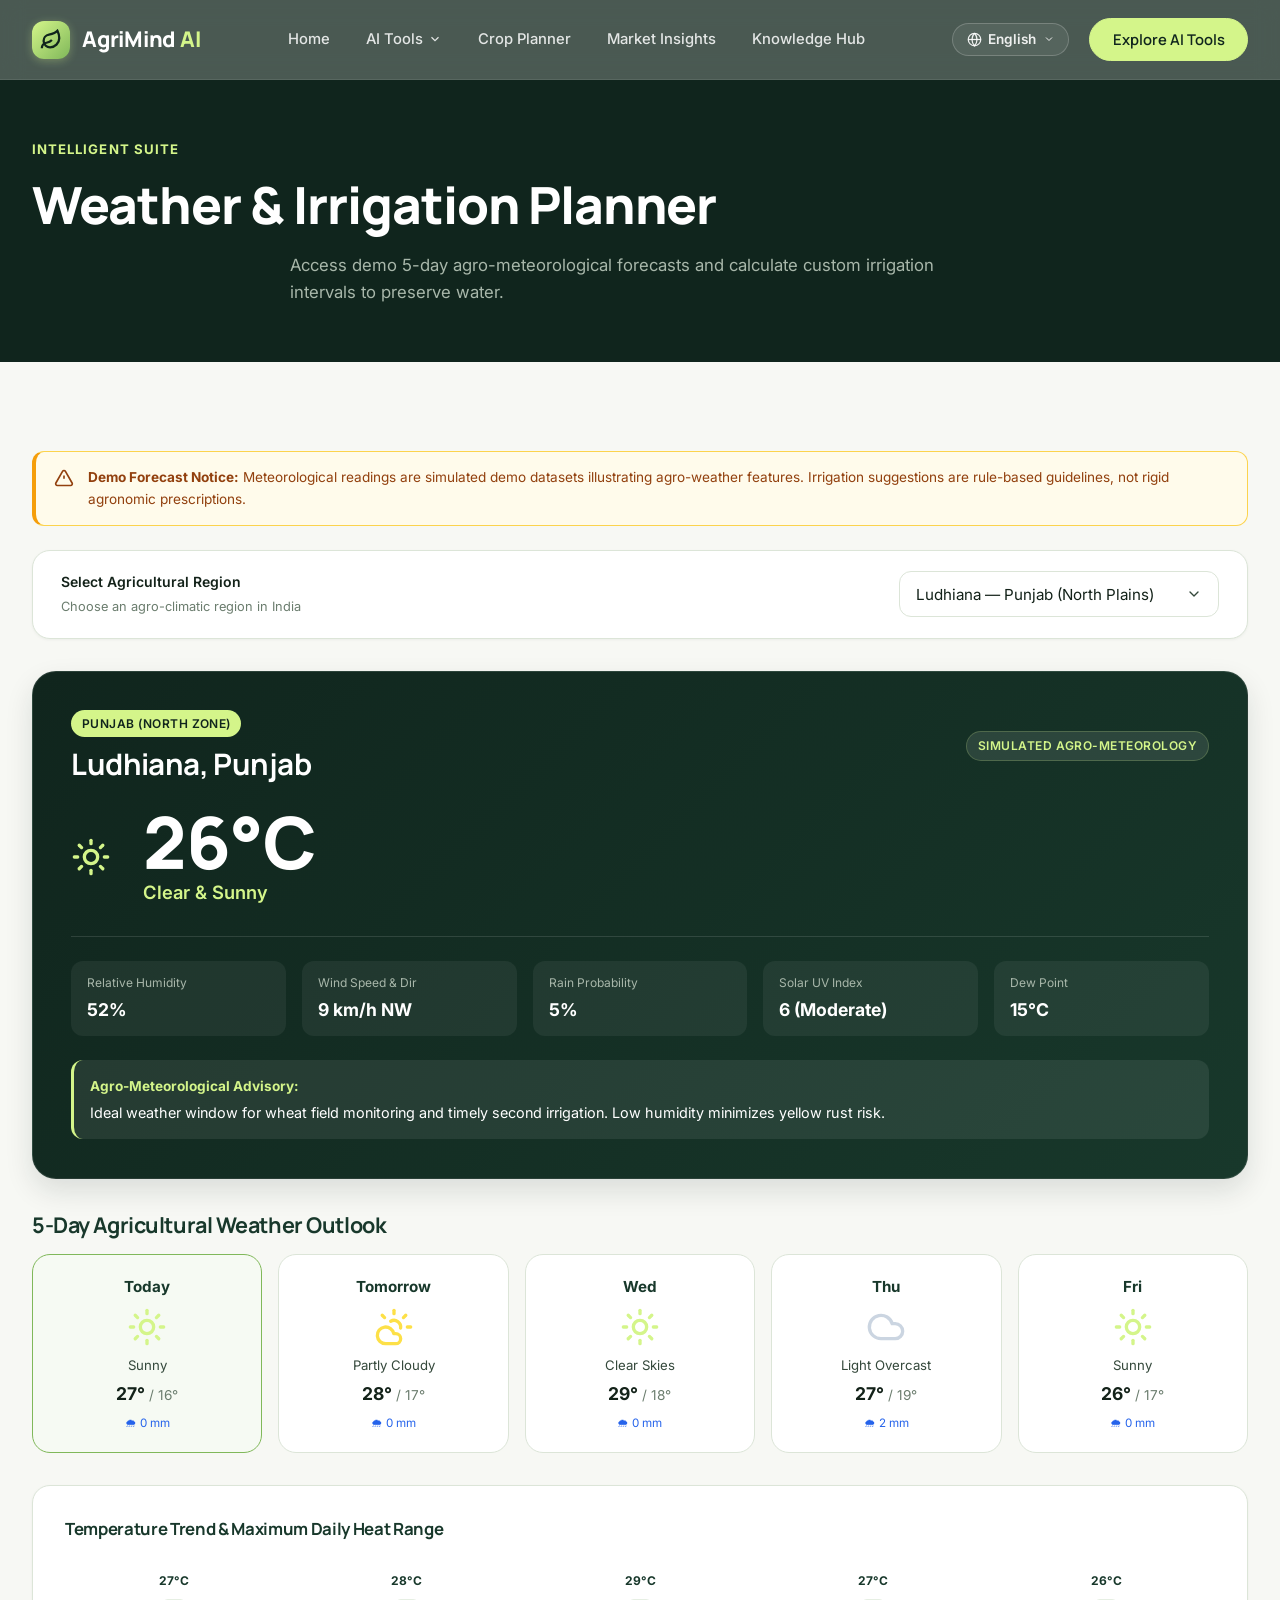
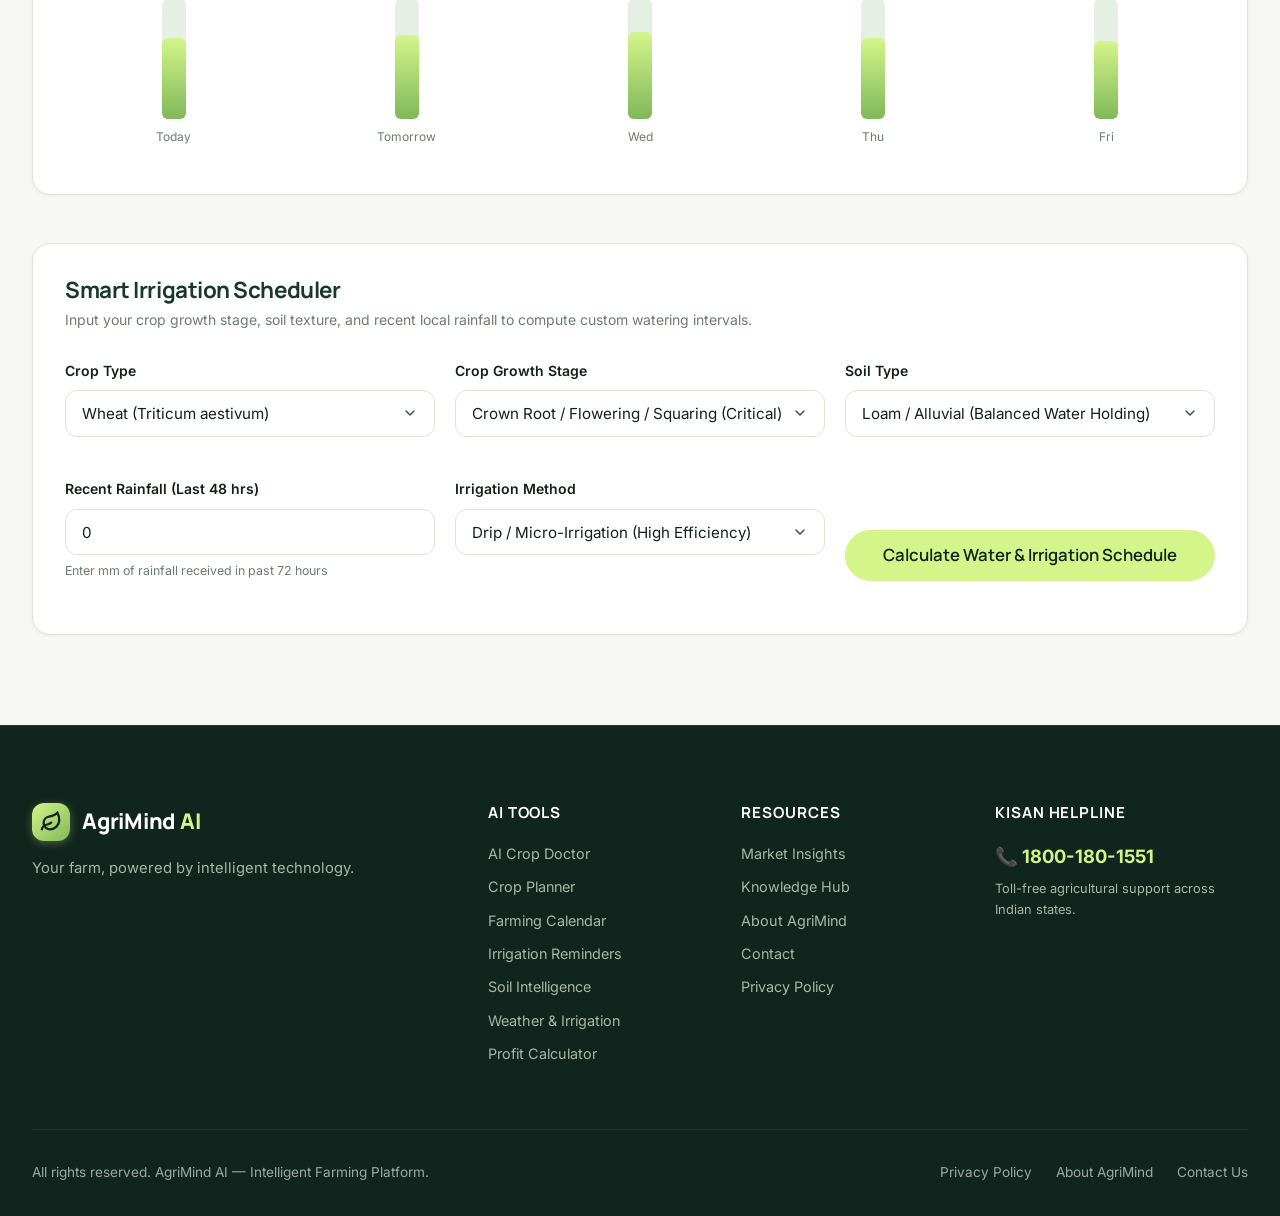
<file: weather-irrigation.html>
<!DOCTYPE html>
<html lang="en">
<head>
  <meta charset="UTF-8">
  <meta name="viewport" content="width=device-width, initial-scale=1.0">
  <title>Weather & Irrigation — AgriMind AI | Agro-Meteorology & Water Scheduling</title>
  <meta name="description" content="5-day agricultural weather forecast and precision irrigation scheduler for Indian farmers to conserve groundwater and optimize crop growth.">
  <meta name="theme-color" content="#10251D">

  <link rel="stylesheet" href="css/style.css">
  <link rel="stylesheet" href="css/components.css">
  <link rel="stylesheet" href="css/pages.css">
  <link rel="stylesheet" href="css/responsive.css">
</head>
<body>

  <!-- Navigation Bar -->
  <header class="navbar" role="banner">
    <div class="container nav-container">
      <a href="index.html" class="brand-logo" aria-label="AgriMind AI Home">
        <div class="brand-logo-icon">
          <svg width="22" height="22" viewBox="0 0 24 24" fill="none" stroke="currentColor" stroke-width="2.5"><path d="M11 20A7 7 0 0 1 9.8 6.1C15.5 5 17 4.48 19 2c1 2 2 4.18 2 8 0 5.5-4.78 10-10 10Z"/><path d="M2 21c0-3 1.85-5.36 5.08-6C9.5 14.52 12 13 13 12"/></svg>
        </div>
        <span>AgriMind <span class="highlight">AI</span></span>
      </a>

      <nav class="nav-links" role="navigation" aria-label="Primary Navigation">
        <a href="index.html" class="nav-link" data-i18n="nav_home">Home</a>
        <div class="nav-dropdown">
          <a href="#" class="nav-link active" id="toolsDropdownToggle" aria-haspopup="true" aria-expanded="false">
            <span data-i18n="nav_tools">AI Tools</span>
            <svg width="14" height="14" viewBox="0 0 24 24" fill="none" stroke="currentColor" stroke-width="2"><path d="m6 9 6 6 6-6"/></svg>
          </a>
          <div class="dropdown-menu" aria-labelledby="toolsDropdownToggle">
            <a href="crop-doctor.html" class="dropdown-item">
              <span class="dropdown-item-icon">🩺</span>
              <div><strong data-i18n="nav_doctor">AI Crop Doctor</strong></div>
            </a>
            <a href="crop-planner.html" class="dropdown-item">
              <span class="dropdown-item-icon">🌾</span>
              <div><strong data-i18n="nav_planner">Crop Planner</strong></div>
            </a>
            <a href="farming-calendar.html" class="dropdown-item">
              <span class="dropdown-item-icon">📅</span>
              <div>
                <strong data-i18n="nav_calendar">Farming Calendar</strong>
                <div style="font-size: 0.75rem; color: var(--color-muted-light);">Sowing-to-harvest roadmap</div>
              </div>
            </a>
            <a href="irrigation-reminders.html" class="dropdown-item">
              <span class="dropdown-item-icon">⏰</span>
              <div>
                <strong data-i18n="nav_reminders">Irrigation Reminders</strong>
                <div style="font-size: 0.75rem; color: var(--color-muted-light);">Water schedules & alerts</div>
              </div>
            </a>
            <a href="soil-intelligence.html" class="dropdown-item">
              <span class="dropdown-item-icon">🧪</span>
              <div><strong data-i18n="nav_soil">Soil Intelligence</strong></div>
            </a>
            <a href="weather-irrigation.html" class="dropdown-item active">
              <span class="dropdown-item-icon">🌦</span>
              <div><strong data-i18n="nav_weather">Weather & Irrigation</strong></div>
            </a>
            <a href="profit-calculator.html" class="dropdown-item">
              <span class="dropdown-item-icon">🧮</span>
              <div><strong data-i18n="nav_profit">Profit Calculator</strong></div>
            </a>
          </div>
        </div>

        <a href="crop-planner.html" class="nav-link" data-i18n="nav_planner">Crop Planner</a>
        <a href="mandi-market.html" class="nav-link" data-i18n="nav_market">Market Insights</a>
        <a href="knowledge-hub.html" class="nav-link" data-i18n="nav_knowledge">Knowledge Hub</a>
      </nav>

      <div class="nav-actions">
        <div class="lang-selector-wrapper">
          <button type="button" class="lang-select-btn" aria-label="Select Language">
            <svg width="15" height="15" viewBox="0 0 24 24" fill="none" stroke="currentColor" stroke-width="2"><circle cx="12" cy="12" r="10"/><path d="M12 2a14.5 14.5 0 0 0 0 20 14.5 14.5 0 0 0 0-20"/><path d="M2 12h20"/></svg>
            <span id="currentLangLabel">English</span>
            <svg width="12" height="12" viewBox="0 0 24 24" fill="none" stroke="currentColor" stroke-width="2"><path d="m6 9 6 6 6-6"/></svg>
          </button>
          <div class="lang-dropdown-menu">
            <button type="button" class="lang-option active" data-lang="en"><span>English</span><span>EN</span></button>
            <button type="button" class="lang-option" data-lang="te"><span>తెలుగు (Telugu)</span><span>TE</span></button>
            <button type="button" class="lang-option" data-lang="ta"><span>தமிழ் (Tamil)</span><span>TA</span></button>
            <button type="button" class="lang-option" data-lang="hi"><span>हिन्दी (Hindi)</span><span>HI</span></button>
          </div>
        </div>

        <a href="crop-doctor.html" class="btn btn-primary" data-i18n="btn_explore_tools">Explore AI Tools</a>
        <button type="button" class="mobile-toggle" aria-label="Toggle navigation menu" aria-expanded="false">
          <span></span><span></span><span></span>
        </button>
      </div>
    </div>
  </header>

  <!-- Mobile Drawer -->
  <div class="mobile-drawer" role="dialog" aria-label="Mobile Navigation">
    <a href="index.html" class="mobile-nav-link" data-i18n="nav_home">Home</a>
    <div>
      <div class="mobile-nav-link active" data-i18n="nav_tools">AI Tools</div>
      <div class="mobile-sublinks">
        <a href="crop-doctor.html" class="mobile-sublink">🩺 <span data-i18n="nav_doctor">AI Crop Doctor</span></a>
        <a href="crop-planner.html" class="mobile-sublink">🌾 <span data-i18n="nav_planner">Crop Planner</span></a>
        <a href="farming-calendar.html" class="mobile-sublink">📅 <span data-i18n="nav_calendar">Farming Calendar</span></a>
        <a href="irrigation-reminders.html" class="mobile-sublink">⏰ <span data-i18n="nav_reminders">Irrigation Reminders</span></a>
        <a href="soil-intelligence.html" class="mobile-sublink">🧪 <span data-i18n="nav_soil">Soil Intelligence</span></a>
        <a href="weather-irrigation.html" class="mobile-sublink active">🌦 <span data-i18n="nav_weather">Weather & Irrigation</span></a>
        <a href="profit-calculator.html" class="mobile-sublink">🧮 <span data-i18n="nav_profit">Profit Calculator</span></a>
      </div>
    </div>
    <a href="mandi-market.html" class="mobile-nav-link" data-i18n="nav_market">Market Insights</a>
    <a href="knowledge-hub.html" class="mobile-nav-link" data-i18n="nav_knowledge">Knowledge Hub</a>
    <a href="about.html" class="mobile-nav-link" data-i18n="nav_about">About AgriMind</a>
    <a href="contact.html" class="mobile-nav-link" data-i18n="nav_contact">Contact</a>
  </div>

  <main style="padding-top: var(--nav-height);">
    <!-- Page Header -->
    <section class="section section-dark" style="padding-top: 3.5rem; padding-bottom: 3.5rem;">
      <div class="container text-center">
        <span class="section-eyebrow" data-i18n="section_tools_eyebrow">PRECISION WATER MANAGEMENT</span>
        <h1 class="section-title" data-i18n="weather_title">Weather & Irrigation Planner</h1>
        <p class="section-subtitle" style="max-width: 700px; margin: 0 auto;" data-i18n="weather_subtitle">
          Access demo 5-day agro-meteorological forecasts and calculate custom irrigation intervals to preserve water.
        </p>
      </div>
    </section>

    <section class="section">
      <div class="container">

        <!-- Disclaimer Banner -->
        <div class="demo-disclaimer" role="alert">
          <svg class="demo-disclaimer-icon" width="20" height="20" viewBox="0 0 24 24" fill="none" stroke="currentColor" stroke-width="2">
            <path d="m21.73 18-8-14a2 2 0 0 0-3.48 0l-8 14A2 2 0 0 0 4 21h16a2 2 0 0 0 1.73-3Z"/><line x1="12" y1="9" x2="12" y2="13"/><line x1="12" y1="17" x2="12.01" y2="17"/>
          </svg>
          <div>
            <strong>Demo Forecast Notice:</strong>
            Meteorological readings are simulated demo datasets illustrating agro-weather features. Irrigation suggestions are rule-based guidelines, not rigid agronomic prescriptions.
          </div>
        </div>

        <!-- Location Selector Bar -->
        <div class="card" style="margin-bottom: 2rem; padding: 1.25rem 1.75rem;">
          <div style="display: flex; justify-content: space-between; align-items: center; flex-wrap: wrap; gap: 1rem;">
            <div>
              <label for="weatherRegionSelect" class="form-label" style="margin-bottom: 0.25rem;" data-i18n="weather_location_select">
                Select Agricultural Region
              </label>
              <div style="font-size: 0.8rem; color: var(--color-muted-text);">Choose an agro-climatic region in India</div>
            </div>
            <select id="weatherRegionSelect" class="form-control" style="max-width: 320px;">
              <option value="ludhiana" selected>Ludhiana — Punjab (North Plains)</option>
              <option value="guntur" data-i18n="weather_city_guntur">Guntur — Andhra Pradesh (Coastal Plains)</option>
              <option value="nashik" data-i18n="weather_city_nashik">Nashik — Maharashtra (Western Ghats)</option>
              <option value="coimbatore">Coimbatore — Tamil Nadu (Kongu Zone)</option>
              <option value="varanasi" data-i18n="weather_city_varanasi">Varanasi — Uttar Pradesh (Eastern Plains)</option>
              <option value="indore" data-i18n="weather_city_indore">Indore — Madhya Pradesh (Malwa Plateau)</option>
            </select>
          </div>
        </div>

        <!-- Current Weather Hero Card -->
        <div class="weather-hero-card">
          <div class="weather-header-row">
            <div>
              <span id="weatherStateBadge" class="badge badge-lime" style="margin-bottom: 0.5rem;">Punjab (North Zone)</span>
              <h2 id="weatherCityName" style="font-size: 1.85rem; color: var(--color-pure-white);">Ludhiana, Punjab</h2>
            </div>
            <span class="badge badge-dark">Simulated Agro-Meteorology</span>
          </div>

          <div class="weather-main-stats">
            <div id="weatherCondIcon" style="display: flex; align-items: center; justify-content: center;">
              <!-- Svg dynamically inserted -->
            </div>
            <div>
              <div id="weatherTempVal" class="weather-temp-large">26°C</div>
              <div id="weatherCondText" style="font-size: 1.15rem; color: var(--color-lime); font-weight: 600;">Clear & Sunny</div>
            </div>
          </div>

          <!-- Weather Meta Details Grid -->
          <div class="weather-meta-grid">
            <div class="weather-meta-item">
              <div class="weather-meta-label">Relative Humidity</div>
              <div id="weatherHumidityVal" class="weather-meta-val">52%</div>
            </div>
            <div class="weather-meta-item">
              <div class="weather-meta-label">Wind Speed & Dir</div>
              <div id="weatherWindVal" class="weather-meta-val">9 km/h NW</div>
            </div>
            <div class="weather-meta-item">
              <div class="weather-meta-label">Rain Probability</div>
              <div id="weatherRainProbVal" class="weather-meta-val">5%</div>
            </div>
            <div class="weather-meta-item">
              <div class="weather-meta-label">Solar UV Index</div>
              <div id="weatherUvVal" class="weather-meta-val">6 (Moderate)</div>
            </div>
            <div class="weather-meta-item">
              <div class="weather-meta-label">Dew Point</div>
              <div id="weatherDewVal" class="weather-meta-val">15°C</div>
            </div>
          </div>

          <!-- Farming Guidance Callout -->
          <div style="margin-top: 1.5rem; padding: 1rem; background: rgba(255,255,255,0.08); border-radius: var(--radius-md); border-left: 3px solid var(--color-lime);">
            <strong style="color: var(--color-lime); font-size: 0.85rem; display: block; margin-bottom: 0.25rem;">
              Agro-Meteorological Advisory:
            </strong>
            <p id="weatherFarmingAdvice" style="font-size: 0.9rem; color: var(--color-pure-white); margin: 0; line-height: 1.5;">
              Ideal weather window for wheat field monitoring and timely second irrigation. Low humidity minimizes yellow rust risk.
            </p>
          </div>
        </div>

        <!-- 5-Day Forecast Grid -->
        <h3 style="font-size: 1.35rem; color: var(--color-dark-green); margin-bottom: 1rem;">
          5-Day Agricultural Weather Outlook
        </h3>
        <div id="forecastGrid" class="forecast-grid"></div>

        <!-- Temperature Trend Bars -->
        <div class="card" style="margin-bottom: 3rem;">
          <h4 style="font-size: 1.05rem; margin-bottom: 1rem; color: var(--color-dark-green);">
            Temperature Trend & Maximum Daily Heat Range
          </h4>
          <div id="tempBarsContainer" style="display: flex; gap: 1rem; align-items: flex-end; padding: 1rem 0;"></div>
        </div>

        <!-- =====================================================================
             SMART IRRIGATION PLANNER FORM
             ===================================================================== -->
        <div class="card">
          <h2 style="font-size: 1.4rem; color: var(--color-dark-green); margin-bottom: 0.35rem;" data-i18n="irrigation_calculator_title">
            Smart Irrigation Planner
          </h2>
          <p style="font-size: 0.875rem; color: var(--color-muted-text); margin-bottom: 1.75rem;">
            Input your crop growth stage, soil texture, and recent local rainfall to compute custom watering intervals.
          </p>

          <form id="irrigationForm">
            <div class="grid grid-3" style="gap: 1.25rem;">
              <!-- Crop -->
              <div class="form-group">
                <label for="irrCrop" class="form-label">Crop Type</label>
                <select id="irrCrop" class="form-control" required>
                  <option value="wheat" selected>Wheat (Triticum aestivum)</option>
                  <option value="paddy">Paddy / Rice</option>
                  <option value="cotton">Cotton</option>
                  <option value="tomato">Tomato</option>
                  <option value="maize">Maize / Corn</option>
                  <option value="groundnut">Groundnut</option>
                </select>
              </div>

              <!-- Growth Stage -->
              <div class="form-group">
                <label for="irrStage" class="form-label" data-i18n="irrigation_crop_stage">Crop Growth Stage</label>
                <select id="irrStage" class="form-control" required>
                  <option value="initial">Initial Seedling / Vegetative</option>
                  <option value="flowering" selected>Crown Root / Flowering / Squaring (Critical)</option>
                  <option value="fruiting">Grain Filling / Pod / Boll Formation</option>
                  <option value="maturation">Ripening / Pre-Harvest Maturation</option>
                </select>
              </div>

              <!-- Soil Texture -->
              <div class="form-group">
                <label for="irrSoil" class="form-label" data-i18n="planner_soil">Soil Texture</label>
                <select id="irrSoil" class="form-control" required>
                  <option value="loam" selected>Loam / Alluvial (Balanced Water Holding)</option>
                  <option value="clay">Heavy Clay / Black Soil (High Water Retention)</option>
                  <option value="sandy">Sandy Loam / Light Soil (Rapid Drainage)</option>
                </select>
              </div>

              <!-- Recent Rainfall -->
              <div class="form-group">
                <label for="irrRain" class="form-label" data-i18n="irrigation_recent_rain">Recent Rainfall (mm)</label>
                <input type="number" id="irrRain" class="form-control" value="0" min="0" max="300" step="1">
                <div class="form-hint">Enter mm of rainfall received in past 72 hours</div>
              </div>

              <!-- Irrigation Method -->
              <div class="form-group">
                <label for="irrMethod" class="form-label" data-i18n="irrigation_method">Irrigation Method</label>
                <select id="irrMethod" class="form-control" required>
                  <option value="drip" selected>Drip / Micro-Irrigation (High Efficiency)</option>
                  <option value="sprinkler">Sprinkler System</option>
                  <option value="flood">Surface Furrow / Flood</option>
                </select>
              </div>

              <!-- Calculate Button -->
              <div class="form-group" style="display: flex; align-items: flex-end;">
                <button type="submit" class="btn btn-primary btn-block btn-lg" data-i18n="irrigation_btn_calc">
                  Plan Irrigation Schedule
                </button>
              </div>
            </div>
          </form>

          <!-- Irrigation Recommendation Output -->
          <div id="irrigationOutput" style="display: none; margin-top: 2rem; padding-top: 1.5rem; border-top: 1px solid var(--color-border-subtle);">
            <div style="background: #F0FDF4; border: 1px solid #BBF7D0; border-radius: var(--radius-lg); padding: 1.5rem;">
              <span class="badge badge-leaf" style="margin-bottom: 0.5rem;">Recommended Schedule</span>
              <h3 id="irrRecText" style="font-size: 1.25rem; color: var(--color-dark-green); margin-bottom: 0.75rem;">
                Irrigate every 4 days. Critical moisture sensitivity stage!
              </h3>

              <div class="grid grid-2" style="gap: 1rem; margin-top: 1rem;">
                <div style="background: #FFFFFF; padding: 1rem; border-radius: var(--radius-md); border: 1px solid #E2E8F0;">
                  <div style="font-size: 0.775rem; color: var(--color-muted-text); margin-bottom: 0.25rem;">Optimal Time of Day:</div>
                  <strong id="irrTimingText" style="color: var(--color-text-dark); font-size: 0.95rem;">Early Morning (6:00 AM – 9:00 AM)</strong>
                </div>

                <div style="background: #FFFFFF; padding: 1rem; border-radius: var(--radius-md); border: 1px solid #E2E8F0;">
                  <div style="font-size: 0.775rem; color: var(--color-muted-text); margin-bottom: 0.25rem;">Recommended Duration / Volume:</div>
                  <strong id="irrDurationText" style="color: var(--color-text-dark); font-size: 0.95rem;">2.0 – 2.5 hours</strong>
                </div>
              </div>

              <div style="margin-top: 1rem; font-size: 0.85rem; color: #166534; line-height: 1.5;">
                💡 <strong>Water Conservation Tip:</strong> <span id="irrSavingTip">Apply drip irrigation to minimize evaporation losses by up to 45% compared to surface flooding.</span>
              </div>
            </div>
          </div>
        </div>

      </div>
    </section>
  </main>

  <!-- Footer -->
  <footer class="site-footer" role="contentinfo">
    <div class="container">
      <div class="footer-top">
        <div class="footer-brand">
          <a href="index.html" class="brand-logo">
            <div class="brand-logo-icon">
              <svg width="22" height="22" viewBox="0 0 24 24" fill="none" stroke="currentColor" stroke-width="2.5"><path d="M11 20A7 7 0 0 1 9.8 6.1C15.5 5 17 4.48 19 2c1 2 2 4.18 2 8 0 5.5-4.78 10-10 10Z"/><path d="M2 21c0-3 1.85-5.36 5.08-6C9.5 14.52 12 13 13 12"/></svg>
            </div>
            <span>AgriMind <span class="highlight">AI</span></span>
          </a>
          <p data-i18n="footer_tagline">Your farm, powered by intelligent technology.</p>
        </div>
        <div class="footer-col">
          <h4 data-i18n="nav_tools">AI Tools</h4>
          <div class="footer-links">
            <a href="crop-doctor.html" class="footer-link" data-i18n="nav_doctor">AI Crop Doctor</a>
            <a href="crop-planner.html" class="footer-link" data-i18n="nav_planner">Crop Planner</a>
            <a href="farming-calendar.html" class="footer-link" data-i18n="nav_calendar">Farming Calendar</a>
            <a href="irrigation-reminders.html" class="footer-link" data-i18n="nav_reminders">Irrigation Reminders</a>
            <a href="soil-intelligence.html" class="footer-link" data-i18n="nav_soil">Soil Intelligence</a>
            <a href="weather-irrigation.html" class="footer-link" data-i18n="nav_weather">Weather & Irrigation</a>
            <a href="profit-calculator.html" class="footer-link" data-i18n="nav_profit">Profit Calculator</a>
          </div>
        </div>
        <div class="footer-col">
          <h4 data-i18n="footer_resources">Resources</h4>
          <div class="footer-links">
            <a href="mandi-market.html" class="footer-link" data-i18n="nav_market">Mandi Market Insights</a>
            <a href="knowledge-hub.html" class="footer-link" data-i18n="nav_knowledge">Knowledge Hub</a>
            <a href="about.html" class="footer-link" data-i18n="nav_about">About AgriMind</a>
            <a href="contact.html" class="footer-link" data-i18n="nav_contact">Contact Us</a>
            <a href="privacy.html" class="footer-link" data-i18n="footer_privacy">Privacy Policy</a>
          </div>
        </div>
        <div class="footer-col">
          <h4 data-i18n="footer_kisan_helpline">Kisan Helpline</h4>
          <div style="font-size: 1.15rem; font-weight: 700; color: var(--color-lime); margin-bottom: 0.5rem;">📞 1800-180-1551</div>
          <p style="font-size: 0.8rem; color: var(--color-muted-light);" data-i18n="footer_helpline_desc">Toll-free agricultural support across Indian states.</p>
        </div>
      </div>
      <div class="footer-bottom">
        <div data-i18n="footer_rights">© 2026 AgriMind AI — Intelligent Farming Platform. All rights reserved.</div>
        <div class="footer-legal-links">
          <a href="privacy.html" data-i18n="footer_privacy">Privacy Policy</a>
          <a href="about.html" data-i18n="footer_about">About</a>
          <a href="contact.html" data-i18n="footer_contact">Contact</a>
        </div>
      </div>
    </div>
  </footer>

  <button type="button" class="back-to-top" aria-label="Back to top">
    <svg width="20" height="20" viewBox="0 0 24 24" fill="none" stroke="currentColor" stroke-width="2.5"><path d="m18 15-6-6-6 6"/></svg>
  </button>

  <script src="js/translations.js"></script>
  <script src="js/main.js"></script>
  <script src="js/multilingual-data.js"></script>
  <script src="js/weather-irrigation.js"></script>
</body>
</html>
</file>
<file: css/style.css>
/* ==========================================================================
   AGRIMIND AI — DESIGN SYSTEM & BASE STYLES
   Intelligent Farming Platform
   ========================================================================== */

@import url('https://fonts.googleapis.com/css2?family=DM+Sans:ital,opsz,wght@0,9..40,400..700;1,9..40,400..700&family=Inter:wght@300;400;500;600;700&family=Manrope:wght@500;600;700;800&family=Cinzel:wght@600;700&display=swap');

:root {
  /* Core Brand Color Palette */
  --color-deep-forest: #10251D;
  --color-dark-green: #18382B;
  --color-secondary-green: #244C37;
  --color-lime: #D4F58A;
  --color-lime-glow: rgba(212, 245, 138, 0.25);
  --color-fresh-leaf: #80B85A;
  --color-leaf-light: #EBF5E1;
  --color-warm-white: #F5F5EC;
  --color-pure-white: #FFFFFF;
  --color-muted-text: #6B7D6E;
  --color-muted-light: #A8B7AA;
  --color-border-subtle: #DCE5D8;
  --color-border-dark: rgba(255, 255, 255, 0.12);

  /* Functional & Status Colors */
  --color-text-dark: #132219;
  --color-text-body: #34483B;
  --color-text-light: #F5F7F4;
  --color-success: #2E8540;
  --color-warning: #D9822B;
  --color-danger: #D13B3B;
  --color-info: #2B7FD9;

  /* Surfaces & Backgrounds */
  --bg-primary: #F7F8F4;
  --bg-surface: #FFFFFF;
  --bg-surface-elevated: #FFFFFF;
  --bg-hero: #10251D;
  --bg-dark-card: #163327;
  --bg-dark-card-hover: #1D4233;

  /* Typography */
  --font-heading: 'Manrope', 'DM Sans', -apple-system, BlinkMacSystemFont, 'Segoe UI', Roboto, sans-serif;
  --font-body: 'Inter', -apple-system, BlinkMacSystemFont, 'Segoe UI', Roboto, sans-serif;
  --font-display: 'Manrope', sans-serif;

  /* Shadows */
  --shadow-sm: 0 1px 3px rgba(16, 37, 29, 0.05);
  --shadow-md: 0 4px 14px rgba(16, 37, 29, 0.08);
  --shadow-lg: 0 12px 28px rgba(16, 37, 29, 0.12);
  --shadow-xl: 0 20px 40px rgba(16, 37, 29, 0.16);
  --shadow-glow: 0 0 25px rgba(212, 245, 138, 0.35);

  /* Radii */
  --radius-sm: 6px;
  --radius-md: 12px;
  --radius-lg: 18px;
  --radius-xl: 24px;
  --radius-full: 9999px;

  /* Transitions */
  --transition-fast: 150ms cubic-bezier(0.4, 0, 0.2, 1);
  --transition-normal: 250ms cubic-bezier(0.4, 0, 0.2, 1);
  --transition-smooth: 400ms cubic-bezier(0.16, 1, 0.3, 1);

  /* Layout */
  --max-width: 1280px;
  --max-width-narrow: 920px;
  --nav-height: 80px;
}

/* Base Reset & Box Sizing */
*, *::before, *::after {
  box-sizing: border-box;
  margin: 0;
  padding: 0;
}

html {
  font-size: 16px;
  scroll-behavior: smooth;
  -webkit-font-smoothing: antialiased;
  -moz-osx-font-smoothing: grayscale;
}

body {
  font-family: var(--font-body);
  color: var(--color-text-body);
  background-color: var(--bg-primary);
  line-height: 1.6;
  overflow-x: hidden;
  min-height: 100vh;
  display: flex;
  flex-direction: column;
}

/* Headings */
h1, h2, h3, h4, h5, h6 {
  font-family: var(--font-heading);
  color: var(--color-text-dark);
  font-weight: 700;
  line-height: 1.25;
  letter-spacing: -0.02em;
}

h1 { font-size: clamp(2.4rem, 4vw, 3.8rem); font-weight: 800; }
h2 { font-size: clamp(1.8rem, 3vw, 2.6rem); }
h3 { font-size: clamp(1.3rem, 2vw, 1.8rem); }
h4 { font-size: 1.25rem; }
h5 { font-size: 1.1rem; }
h6 { font-size: 0.95rem; text-transform: uppercase; letter-spacing: 0.05em; }

p {
  margin-bottom: 1rem;
}

p:last-child {
  margin-bottom: 0;
}

a {
  color: inherit;
  text-decoration: none;
  transition: color var(--transition-fast);
}

img, svg {
  display: block;
  max-width: 100%;
  height: auto;
}

button, input, select, textarea {
  font-family: inherit;
  font-size: inherit;
  color: inherit;
}

button {
  cursor: pointer;
  border: none;
  background: none;
}

ul, ol {
  list-style: none;
}

/* Layout Utilities */
.container {
  width: 100%;
  max-width: var(--max-width);
  margin-left: auto;
  margin-right: auto;
  padding-left: clamp(1.2rem, 3vw, 2rem);
  padding-right: clamp(1.2rem, 3vw, 2rem);
}

.container-narrow {
  max-width: var(--max-width-narrow);
}

.section {
  padding-top: clamp(4rem, 7vw, 6.5rem);
  padding-bottom: clamp(4rem, 7vw, 6.5rem);
  position: relative;
}

.section-dark {
  background-color: var(--color-deep-forest);
  color: var(--color-text-light);
}

.section-dark h1,
.section-dark h2,
.section-dark h3,
.section-dark h4 {
  color: var(--color-pure-white);
}

.section-warm {
  background-color: var(--color-warm-white);
}

.section-header {
  text-align: center;
  max-width: 720px;
  margin: 0 auto clamp(2.5rem, 5vw, 4rem) auto;
}

.section-header.text-left {
  text-align: left;
  margin-left: 0;
}

.section-eyebrow {
  display: inline-flex;
  align-items: center;
  gap: 0.5rem;
  font-size: 0.825rem;
  font-weight: 700;
  text-transform: uppercase;
  letter-spacing: 0.08em;
  color: var(--color-fresh-leaf);
  margin-bottom: 0.75rem;
}

.section-dark .section-eyebrow {
  color: var(--color-lime);
}

.section-title {
  margin-bottom: 1rem;
}

.section-subtitle {
  font-size: clamp(1.05rem, 1.2vw, 1.2rem);
  color: var(--color-muted-text);
  font-weight: 400;
  line-height: 1.6;
}

.section-dark .section-subtitle {
  color: var(--color-muted-light);
}

/* Flex & Grid Utilities */
.flex { display: flex; }
.flex-col { flex-direction: column; }
.items-center { align-items: center; }
.justify-between { justify-content: space-between; }
.justify-center { justify-content: center; }
.gap-1 { gap: 0.5rem; }
.gap-2 { gap: 1rem; }
.gap-3 { gap: 1.5rem; }
.gap-4 { gap: 2rem; }

.grid { display: grid; }
.grid-2 { grid-template-columns: repeat(2, 1fr); gap: 2rem; }
.grid-3 { grid-template-columns: repeat(3, 1fr); gap: 2rem; }
.grid-4 { grid-template-columns: repeat(4, 1fr); gap: 1.5rem; }

/* Text Highlights & Badges */
.text-lime { color: var(--color-lime); }
.text-leaf { color: var(--color-fresh-leaf); }
.text-muted { color: var(--color-muted-text); }
.text-white { color: var(--color-pure-white); }
.font-semibold { font-weight: 600; }
.font-bold { font-weight: 700; }

/* Scroll Animations */
.reveal {
  opacity: 0;
  transform: translateY(24px);
  transition: opacity 0.6s cubic-bezier(0.16, 1, 0.3, 1), transform 0.6s cubic-bezier(0.16, 1, 0.3, 1);
  will-change: opacity, transform;
}

.reveal.active {
  opacity: 1;
  transform: translateY(0);
}

.reveal-delay-1 { transition-delay: 100ms; }
.reveal-delay-2 { transition-delay: 200ms; }
.reveal-delay-3 { transition-delay: 300ms; }
.reveal-delay-4 { transition-delay: 400ms; }

/* Screen Reader Only */
.sr-only {
  position: absolute;
  width: 1px;
  height: 1px;
  padding: 0;
  margin: -1px;
  overflow: hidden;
  clip: rect(0, 0, 0, 0);
  white-space: nowrap;
  border: 0;
}
</file>
<file: css/components.css>
/* ==========================================================================
   AGRIMIND AI — COMPONENTS
   Navbar, Buttons, Cards, Forms, Modals, Tables, Gauges, Footer
   ========================================================================== */

/* --------------------------------------------------------------------------
   1. NAVIGATION BAR
   -------------------------------------------------------------------------- */
.navbar {
  position: fixed;
  top: 0;
  left: 0;
  width: 100%;
  height: var(--nav-height);
  z-index: 1000;
  transition: background-color var(--transition-normal),
              box-shadow var(--transition-normal),
              backdrop-filter var(--transition-normal);
  background: rgba(16, 37, 29, 0.75);
  backdrop-filter: blur(12px);
  -webkit-backdrop-filter: blur(12px);
  border-bottom: 1px solid rgba(255, 255, 255, 0.08);
}

.navbar.scrolled {
  background: rgba(16, 37, 29, 0.95);
  box-shadow: 0 4px 20px rgba(0, 0, 0, 0.25);
  border-bottom-color: rgba(212, 245, 138, 0.15);
}

.nav-container {
  display: flex;
  align-items: center;
  justify-content: space-between;
  height: 100%;
}

.brand-logo {
  display: flex;
  align-items: center;
  gap: 0.75rem;
  font-family: var(--font-heading);
  font-weight: 800;
  font-size: 1.35rem;
  color: var(--color-pure-white);
  text-decoration: none;
  letter-spacing: -0.01em;
}

.brand-logo-icon {
  width: 38px;
  height: 38px;
  background: linear-gradient(135deg, var(--color-lime) 0%, var(--color-fresh-leaf) 100%);
  border-radius: var(--radius-md);
  display: flex;
  align-items: center;
  justify-content: center;
  color: var(--color-deep-forest);
  box-shadow: 0 2px 8px rgba(212, 245, 138, 0.3);
}

.brand-logo span.highlight {
  color: var(--color-lime);
}

.nav-links {
  display: flex;
  align-items: center;
  gap: 1.75rem;
}

.nav-link {
  font-size: 0.925rem;
  font-weight: 500;
  color: rgba(255, 255, 255, 0.85);
  transition: color var(--transition-fast);
  padding: 0.5rem 0.25rem;
  position: relative;
  display: flex;
  align-items: center;
  gap: 0.35rem;
}

.nav-link:hover,
.nav-link.active {
  color: var(--color-lime);
}

.nav-link.active::after {
  content: '';
  position: absolute;
  bottom: 0;
  left: 0;
  width: 100%;
  height: 2px;
  background-color: var(--color-lime);
  border-radius: 2px;
}

/* Dropdown Menu */
.nav-dropdown {
  position: relative;
}

.dropdown-menu {
  position: absolute;
  top: 100%;
  left: -1rem;
  min-width: 260px;
  background: var(--bg-dark-card);
  border: 1px solid var(--color-border-dark);
  border-radius: var(--radius-md);
  box-shadow: 0 12px 30px rgba(0, 0, 0, 0.35);
  padding: 0.6rem;
  opacity: 0;
  visibility: hidden;
  transform: translateY(10px);
  transition: opacity var(--transition-fast), transform var(--transition-fast), visibility var(--transition-fast);
  display: flex;
  flex-direction: column;
  gap: 0.25rem;
  z-index: 1010;
}

.nav-dropdown:hover .dropdown-menu,
.nav-dropdown:focus-within .dropdown-menu,
.nav-dropdown.open .dropdown-menu {
  opacity: 1;
  visibility: visible;
  transform: translateY(0);
}

.dropdown-item {
  display: flex;
  align-items: center;
  gap: 0.75rem;
  padding: 0.65rem 0.85rem;
  border-radius: var(--radius-sm);
  color: rgba(255, 255, 255, 0.85);
  font-size: 0.875rem;
  font-weight: 500;
  transition: background-color var(--transition-fast), color var(--transition-fast);
}

.dropdown-item-icon {
  width: 28px;
  height: 28px;
  border-radius: var(--radius-sm);
  background: rgba(255, 255, 255, 0.08);
  display: flex;
  align-items: center;
  justify-content: center;
  color: var(--color-lime);
  flex-shrink: 0;
}

.dropdown-item:hover {
  background-color: rgba(212, 245, 138, 0.12);
  color: var(--color-lime);
}

.dropdown-item:hover .dropdown-item-icon {
  background-color: var(--color-lime);
  color: var(--color-deep-forest);
}

.nav-actions {
  display: flex;
  align-items: center;
  gap: 1.25rem;
}

/* Language Selector */
.lang-selector-wrapper {
  position: relative;
}

.lang-select-btn {
  display: flex;
  align-items: center;
  gap: 0.4rem;
  font-size: 0.85rem;
  font-weight: 600;
  color: rgba(255, 255, 255, 0.9);
  padding: 0.45rem 0.85rem;
  border-radius: var(--radius-full);
  border: 1px solid rgba(255, 255, 255, 0.2);
  background: rgba(255, 255, 255, 0.06);
  transition: all var(--transition-fast);
}

.lang-select-btn:hover {
  border-color: var(--color-lime);
  color: var(--color-lime);
  background: rgba(212, 245, 138, 0.1);
}

.lang-dropdown-menu {
  position: absolute;
  top: calc(100% + 8px);
  right: 0;
  width: 160px;
  background: var(--bg-dark-card);
  border: 1px solid var(--color-border-dark);
  border-radius: var(--radius-md);
  box-shadow: 0 10px 25px rgba(0, 0, 0, 0.35);
  padding: 0.4rem;
  opacity: 0;
  visibility: hidden;
  transform: translateY(6px);
  transition: all var(--transition-fast);
  z-index: 1020;
}

.lang-selector-wrapper.open .lang-dropdown-menu {
  opacity: 1;
  visibility: visible;
  transform: translateY(0);
}

.lang-option {
  width: 100%;
  text-align: left;
  padding: 0.5rem 0.75rem;
  border-radius: var(--radius-sm);
  color: rgba(255, 255, 255, 0.85);
  font-size: 0.85rem;
  display: flex;
  justify-content: space-between;
  align-items: center;
  transition: all var(--transition-fast);
}

.lang-option:hover,
.lang-option.active {
  background: rgba(212, 245, 138, 0.15);
  color: var(--color-lime);
}

/* Mobile Nav Toggle */
.mobile-toggle {
  display: none;
  flex-direction: column;
  justify-content: space-between;
  width: 28px;
  height: 20px;
  background: transparent;
  border: none;
  cursor: pointer;
  padding: 0;
}

.mobile-toggle span {
  width: 100%;
  height: 2px;
  background-color: var(--color-pure-white);
  border-radius: 2px;
  transition: all var(--transition-normal);
}

.mobile-toggle.active span:nth-child(1) {
  transform: translateY(9px) rotate(45deg);
}
.mobile-toggle.active span:nth-child(2) {
  opacity: 0;
}
.mobile-toggle.active span:nth-child(3) {
  transform: translateY(-9px) rotate(-45deg);
}

/* Mobile Drawer */
.mobile-drawer {
  position: fixed;
  top: var(--nav-height);
  left: 0;
  width: 100%;
  height: calc(100vh - var(--nav-height));
  background: rgba(16, 37, 29, 0.98);
  backdrop-filter: blur(16px);
  padding: 2rem 1.5rem;
  display: flex;
  flex-direction: column;
  gap: 1.5rem;
  overflow-y: auto;
  transform: translateX(100%);
  transition: transform var(--transition-smooth);
  z-index: 999;
}

.mobile-drawer.open {
  transform: translateX(0);
}

.mobile-nav-link {
  font-size: 1.15rem;
  font-weight: 600;
  color: var(--color-pure-white);
  padding: 0.75rem 0;
  border-bottom: 1px solid rgba(255, 255, 255, 0.08);
  display: flex;
  align-items: center;
  justify-content: space-between;
}

.mobile-nav-link:hover,
.mobile-nav-link.active {
  color: var(--color-lime);
}

.mobile-sublinks {
  padding-left: 1rem;
  display: flex;
  flex-direction: column;
  gap: 0.75rem;
  margin-top: 0.5rem;
}

.mobile-sublink {
  font-size: 0.95rem;
  color: var(--color-muted-light);
  display: flex;
  align-items: center;
  gap: 0.5rem;
}

.mobile-sublink:hover {
  color: var(--color-lime);
}

/* --------------------------------------------------------------------------
   2. BUTTONS
   -------------------------------------------------------------------------- */
.btn {
  display: inline-flex;
  align-items: center;
  justify-content: center;
  gap: 0.5rem;
  font-family: var(--font-heading);
  font-size: 0.925rem;
  font-weight: 600;
  line-height: 1;
  padding: 0.8rem 1.4rem;
  border-radius: var(--radius-full);
  transition: all var(--transition-fast);
  cursor: pointer;
  text-decoration: none;
  white-space: normal;
  text-align: center;
}

.btn-primary {
  background-color: var(--color-lime);
  color: var(--color-deep-forest);
  border: 1px solid var(--color-lime);
}

.btn-primary:hover {
  background-color: #e2fa9d;
  box-shadow: var(--shadow-glow);
  transform: translateY(-2px);
  color: var(--color-deep-forest);
}

.btn-secondary {
  background-color: transparent;
  color: var(--color-pure-white);
  border: 1px solid rgba(255, 255, 255, 0.25);
}

.btn-secondary:hover {
  background-color: rgba(255, 255, 255, 0.1);
  border-color: var(--color-pure-white);
  transform: translateY(-2px);
  color: var(--color-pure-white);
}

.btn-dark {
  background-color: var(--color-deep-forest);
  color: var(--color-pure-white);
  border: 1px solid var(--color-deep-forest);
}

.btn-dark:hover {
  background-color: var(--color-dark-green);
  transform: translateY(-2px);
  color: var(--color-pure-white);
}

.btn-outline-dark {
  background-color: transparent;
  color: var(--color-text-dark);
  border: 1px solid var(--color-border-subtle);
}

.btn-outline-dark:hover {
  border-color: var(--color-secondary-green);
  background-color: var(--color-leaf-light);
  color: var(--color-deep-forest);
}

.btn-sm {
  padding: 0.5rem 0.9rem;
  font-size: 0.825rem;
}

.btn-lg {
  padding: 1rem 1.8rem;
  font-size: 1.05rem;
}

.btn-block {
  width: 100%;
}

.btn:disabled,
.btn.disabled {
  opacity: 0.6;
  cursor: not-allowed;
  pointer-events: none;
}

/* --------------------------------------------------------------------------
   3. CARDS & SURFACES
   -------------------------------------------------------------------------- */
.card {
  background: var(--bg-surface);
  border: 1px solid var(--color-border-subtle);
  border-radius: var(--radius-lg);
  padding: clamp(1.25rem, 2.5vw, 2rem);
  box-shadow: var(--shadow-sm);
  transition: transform var(--transition-normal), box-shadow var(--transition-normal), border-color var(--transition-normal);
}

.card:hover {
  box-shadow: var(--shadow-md);
  border-color: #c4d4bf;
}

.card-dark {
  background: var(--bg-dark-card);
  border: 1px solid var(--color-border-dark);
  color: var(--color-text-light);
}

.card-dark:hover {
  background: var(--bg-dark-card-hover);
  border-color: rgba(212, 245, 138, 0.3);
  box-shadow: 0 10px 25px rgba(0, 0, 0, 0.3);
}

.card-interactive {
  cursor: pointer;
}

.card-interactive:hover {
  transform: translateY(-4px);
}

/* --------------------------------------------------------------------------
   4. FORM CONTROLS
   -------------------------------------------------------------------------- */
.form-group {
  margin-bottom: 1.35rem;
}

.form-label {
  display: block;
  font-size: 0.875rem;
  font-weight: 600;
  color: var(--color-text-dark);
  margin-bottom: 0.5rem;
}

.form-label-dark {
  color: var(--color-text-light);
}

.form-hint {
  font-size: 0.775rem;
  color: var(--color-muted-text);
  margin-top: 0.35rem;
}

.form-control {
  width: 100%;
  padding: 0.8rem 1rem;
  font-size: 0.95rem;
  color: var(--color-text-dark);
  background-color: var(--color-pure-white);
  border: 1px solid var(--color-border-subtle);
  border-radius: var(--radius-md);
  transition: border-color var(--transition-fast), box-shadow var(--transition-fast);
  outline: none;
}

.form-control:focus {
  border-color: var(--color-fresh-leaf);
  box-shadow: 0 0 0 3px rgba(128, 184, 90, 0.2);
}

.form-control-dark {
  background-color: rgba(255, 255, 255, 0.05);
  border-color: var(--color-border-dark);
  color: var(--color-pure-white);
}

.form-control-dark:focus {
  border-color: var(--color-lime);
  box-shadow: 0 0 0 3px rgba(212, 245, 138, 0.2);
  background-color: rgba(255, 255, 255, 0.08);
}

.form-control.is-invalid {
  border-color: var(--color-danger);
  box-shadow: 0 0 0 3px rgba(209, 59, 59, 0.15);
}

.invalid-feedback {
  display: none;
  font-size: 0.775rem;
  color: var(--color-danger);
  margin-top: 0.35rem;
}

.form-control.is-invalid ~ .invalid-feedback {
  display: block;
}

select.form-control {
  appearance: none;
  background-image: url("data:image/svg+xml,%3Csvg xmlns='http://www.w3.org/2000/svg' width='16' height='16' viewBox='0 0 24 24' fill='none' stroke='%2334483B' stroke-width='2' stroke-linecap='round' stroke-linejoin='round'%3E%3Cpath d='m6 9 6 6 6-6'/%3E%3C/svg%3E");
  background-repeat: no-repeat;
  background-position: right 1rem center;
  padding-right: 2.5rem;
}

/* --------------------------------------------------------------------------
   5. BADGES & CHIPS
   -------------------------------------------------------------------------- */
.badge {
  display: inline-flex;
  align-items: center;
  gap: 0.35rem;
  padding: 0.25rem 0.65rem;
  border-radius: var(--radius-full);
  font-size: 0.75rem;
  font-weight: 600;
  text-transform: uppercase;
  letter-spacing: 0.04em;
}

.badge-lime {
  background-color: var(--color-lime);
  color: var(--color-deep-forest);
}

.badge-leaf {
  background-color: var(--color-leaf-light);
  color: var(--color-success);
}

.badge-warning {
  background-color: #FEF3C7;
  color: #92400E;
}

.badge-danger {
  background-color: #FEE2E2;
  color: #991B1B;
}

.badge-info {
  background-color: #E0F2FE;
  color: #0369A1;
}

.badge-neutral {
  background-color: #F3F4F6;
  color: #4B5563;
}

.badge-dark {
  background-color: rgba(255, 255, 255, 0.1);
  color: var(--color-lime);
  border: 1px solid rgba(212, 245, 138, 0.2);
}

/* --------------------------------------------------------------------------
   6. DISCLAIMER BANNER
   -------------------------------------------------------------------------- */
.demo-disclaimer {
  display: flex;
  align-items: flex-start;
  gap: 0.85rem;
  background-color: #FFFBEB;
  border: 1px solid #FCD34D;
  border-left: 4px solid #F59E0B;
  border-radius: var(--radius-md);
  padding: 0.9rem 1.15rem;
  font-size: 0.85rem;
  color: #92400E;
  margin-bottom: 1.5rem;
}

.demo-disclaimer.dark {
  background-color: rgba(245, 158, 11, 0.1);
  border-color: rgba(245, 158, 11, 0.3);
  border-left-color: #F59E0B;
  color: #FDE68A;
}

.demo-disclaimer-icon {
  flex-shrink: 0;
  margin-top: 0.1rem;
}

/* --------------------------------------------------------------------------
   7. MODAL SYSTEM
   -------------------------------------------------------------------------- */
.modal-backdrop {
  position: fixed;
  top: 0;
  left: 0;
  width: 100%;
  height: 100%;
  background: rgba(16, 37, 29, 0.7);
  backdrop-filter: blur(6px);
  display: flex;
  align-items: center;
  justify-content: center;
  z-index: 2000;
  opacity: 0;
  visibility: hidden;
  transition: all var(--transition-normal);
  padding: 1.5rem;
}

.modal-backdrop.open {
  opacity: 1;
  visibility: visible;
}

.modal-dialog {
  background: var(--bg-surface);
  border-radius: var(--radius-xl);
  max-width: 650px;
  width: 100%;
  max-height: 90vh;
  overflow-y: auto;
  box-shadow: var(--shadow-xl);
  transform: translateY(20px) scale(0.97);
  transition: transform var(--transition-normal);
}

.modal-backdrop.open .modal-dialog {
  transform: translateY(0) scale(1);
}

.modal-header {
  padding: 1.25rem 1.75rem;
  border-bottom: 1px solid var(--color-border-subtle);
  display: flex;
  align-items: center;
  justify-content: space-between;
}

.modal-title {
  font-size: 1.25rem;
  font-weight: 700;
  color: var(--color-text-dark);
}

.modal-close {
  background: none;
  border: none;
  font-size: 1.5rem;
  color: var(--color-muted-text);
  cursor: pointer;
  padding: 0.25rem;
  border-radius: var(--radius-sm);
  display: flex;
  align-items: center;
  justify-content: center;
  transition: color var(--transition-fast);
}

.modal-close:hover {
  color: var(--color-danger);
}

.modal-body {
  padding: 1.75rem;
}

.modal-footer {
  padding: 1rem 1.75rem;
  border-top: 1px solid var(--color-border-subtle);
  display: flex;
  justify-content: flex-end;
  gap: 0.75rem;
}

/* --------------------------------------------------------------------------
   8. TOAST NOTIFICATIONS
   -------------------------------------------------------------------------- */
.toast-container {
  position: fixed;
  bottom: 2rem;
  right: 2rem;
  display: flex;
  flex-direction: column;
  gap: 0.75rem;
  z-index: 3000;
  pointer-events: none;
}

.toast {
  pointer-events: auto;
  display: flex;
  align-items: center;
  gap: 0.75rem;
  background: var(--color-deep-forest);
  color: var(--color-pure-white);
  padding: 0.85rem 1.25rem;
  border-radius: var(--radius-md);
  border: 1px solid rgba(212, 245, 138, 0.2);
  box-shadow: var(--shadow-lg);
  font-size: 0.875rem;
  animation: toastIn 0.3s cubic-bezier(0.16, 1, 0.3, 1) forwards;
  max-width: 380px;
}

@keyframes toastIn {
  from { opacity: 0; transform: translateY(16px); }
  to { opacity: 1; transform: translateY(0); }
}

/* --------------------------------------------------------------------------
   9. BACK TO TOP BUTTON
   -------------------------------------------------------------------------- */
.back-to-top {
  position: fixed;
  bottom: 2rem;
  left: 2rem;
  width: 44px;
  height: 44px;
  border-radius: var(--radius-full);
  background-color: var(--color-deep-forest);
  color: var(--color-lime);
  border: 1px solid rgba(212, 245, 138, 0.25);
  box-shadow: var(--shadow-md);
  display: flex;
  align-items: center;
  justify-content: center;
  cursor: pointer;
  z-index: 900;
  opacity: 0;
  visibility: hidden;
  transform: translateY(12px);
  transition: all var(--transition-normal);
}

.back-to-top.visible {
  opacity: 1;
  visibility: visible;
  transform: translateY(0);
}

.back-to-top:hover {
  background-color: var(--color-lime);
  color: var(--color-deep-forest);
  box-shadow: var(--shadow-glow);
}

/* --------------------------------------------------------------------------
   10. SITE FOOTER
   -------------------------------------------------------------------------- */
.site-footer {
  background-color: var(--color-deep-forest);
  color: var(--color-muted-light);
  border-top: 1px solid rgba(255, 255, 255, 0.08);
  margin-top: auto;
  padding-top: clamp(3.5rem, 6vw, 5rem);
  padding-bottom: 2rem;
}

.footer-top {
  display: grid;
  grid-template-columns: 2fr 1fr 1fr 1.25fr;
  gap: clamp(2rem, 4vw, 3.5rem);
  padding-bottom: clamp(2.5rem, 5vw, 4rem);
  border-bottom: 1px solid rgba(255, 255, 255, 0.08);
}

.footer-brand p {
  margin-top: 1rem;
  font-size: 0.925rem;
  color: var(--color-muted-light);
  max-width: 340px;
  line-height: 1.6;
}

.footer-trust-badge {
  display: inline-flex;
  align-items: center;
  gap: 0.5rem;
  margin-top: 1.25rem;
  padding: 0.4rem 0.8rem;
  border-radius: var(--radius-full);
  background: rgba(255, 255, 255, 0.05);
  border: 1px solid rgba(255, 255, 255, 0.1);
  font-size: 0.775rem;
  color: var(--color-lime);
}

.footer-col h4 {
  font-size: 0.95rem;
  text-transform: uppercase;
  letter-spacing: 0.06em;
  color: var(--color-pure-white);
  margin-bottom: 1.25rem;
}

.footer-links {
  display: flex;
  flex-direction: column;
  gap: 0.65rem;
}

.footer-link {
  font-size: 0.9rem;
  color: var(--color-muted-light);
  transition: color var(--transition-fast);
}

.footer-link:hover {
  color: var(--color-lime);
  transform: translateX(3px);
}

.footer-bottom {
  padding-top: 2rem;
  display: flex;
  align-items: center;
  justify-content: space-between;
  font-size: 0.85rem;
  color: rgba(255, 255, 255, 0.6);
  flex-wrap: wrap;
  gap: 1rem;
}

.footer-legal-links {
  display: flex;
  gap: 1.5rem;
}

.footer-legal-links a:hover {
  color: var(--color-lime);
}
</file>
<file: css/pages.css>
/* ==========================================================================
   AGRIMIND AI — PAGES STYLING
   Hero, Tools, Visualizers, Calculators, Knowledge Hub, Articles
   ========================================================================== */

/* --------------------------------------------------------------------------
   1. HOMEPAGE HERO SECTION
   -------------------------------------------------------------------------- */
.hero-section {
  position: relative;
  min-height: 100vh;
  display: flex;
  align-items: center;
  padding-top: calc(var(--nav-height) + 2rem);
  padding-bottom: 5rem;
  background-color: var(--color-deep-forest);
  background-image: 
    linear-gradient(to bottom, rgba(16, 37, 29, 0.75) 0%, rgba(16, 37, 29, 0.92) 80%, var(--color-deep-forest) 100%),
    url('https://images.unsplash.com/photo-1500937386664-56d1dfef3854?auto=format&fit=crop&w=1920&q=80');
  background-size: cover;
  background-position: center 30%;
  background-repeat: no-repeat;
  color: var(--color-pure-white);
  overflow: hidden;
}

/* Floating Light Particles */
.hero-particles {
  position: absolute;
  top: 0;
  left: 0;
  width: 100%;
  height: 100%;
  pointer-events: none;
  background-image: radial-gradient(circle at 20% 30%, rgba(212, 245, 138, 0.08) 0%, transparent 40%),
                    radial-gradient(circle at 80% 70%, rgba(128, 184, 90, 0.08) 0%, transparent 40%);
  z-index: 1;
}

.hero-content {
  position: relative;
  z-index: 2;
  display: grid;
  grid-template-columns: 1.15fr 0.85fr;
  gap: clamp(2rem, 5vw, 4rem);
  align-items: center;
}

.hero-badge {
  display: inline-flex;
  align-items: center;
  gap: 0.5rem;
  padding: 0.4rem 0.9rem;
  border-radius: var(--radius-full);
  background: rgba(212, 245, 138, 0.12);
  border: 1px solid rgba(212, 245, 138, 0.25);
  font-size: 0.825rem;
  font-weight: 600;
  color: var(--color-lime);
  margin-bottom: 1.5rem;
}

.hero-title {
  color: var(--color-pure-white);
  font-size: clamp(2.6rem, 5vw, 4.2rem);
  font-weight: 800;
  line-height: 1.15;
  margin-bottom: 1.35rem;
  letter-spacing: -0.03em;
}

.hero-title span.lime-text {
  color: var(--color-lime);
  position: relative;
  display: inline-block;
}

.hero-subtitle {
  font-size: clamp(1.1rem, 1.4vw, 1.25rem);
  color: var(--color-muted-light);
  line-height: 1.65;
  margin-bottom: 2rem;
  max-width: 580px;
}

.hero-actions {
  display: flex;
  gap: 1rem;
  flex-wrap: wrap;
  align-items: center;
  margin-bottom: 2rem;
}

.hero-trust-bar {
  display: flex;
  align-items: center;
  gap: 1.5rem;
  padding-top: 1.5rem;
  border-top: 1px solid rgba(255, 255, 255, 0.1);
  font-size: 0.85rem;
  color: var(--color-muted-light);
}

.hero-trust-item {
  display: flex;
  align-items: center;
  gap: 0.5rem;
}

.hero-trust-item svg {
  color: var(--color-lime);
  flex-shrink: 0;
}

/* Layered Hero Visual */
.hero-visual-card {
  position: relative;
}

.hero-main-img-wrapper {
  position: relative;
  border-radius: var(--radius-xl);
  overflow: hidden;
  box-shadow: 0 25px 50px rgba(0, 0, 0, 0.5);
  border: 1px solid rgba(255, 255, 255, 0.15);
  aspect-ratio: 4/3;
  background: var(--bg-dark-card);
}

.hero-main-img-wrapper img {
  width: 100%;
  height: 100%;
  object-fit: cover;
  transition: transform 0.6s ease;
}

.hero-main-img-wrapper:hover img {
  transform: scale(1.03);
}

/* Floating Widgets on Hero */
.hero-float-card {
  position: absolute;
  background: rgba(16, 37, 29, 0.88);
  backdrop-filter: blur(12px);
  -webkit-backdrop-filter: blur(12px);
  border: 1px solid rgba(212, 245, 138, 0.25);
  border-radius: var(--radius-md);
  padding: 0.85rem 1.15rem;
  color: var(--color-pure-white);
  box-shadow: 0 12px 30px rgba(0, 0, 0, 0.4);
  z-index: 3;
  animation: floatSlow 5s ease-in-out infinite alternate;
}

@keyframes floatSlow {
  0% { transform: translateY(0); }
  100% { transform: translateY(-8px); }
}

.hero-float-1 {
  top: -1.5rem;
  right: -1rem;
  min-width: 190px;
}

.hero-float-2 {
  bottom: -1.5rem;
  left: -1.25rem;
  min-width: 210px;
  animation-delay: 1.5s;
}

.float-stat-header {
  display: flex;
  align-items: center;
  justify-content: space-between;
  gap: 0.5rem;
  font-size: 0.75rem;
  color: var(--color-muted-light);
  margin-bottom: 0.35rem;
}

.float-stat-val {
  font-size: 1.2rem;
  font-weight: 700;
  color: var(--color-lime);
}

.demo-tag-tiny {
  font-size: 0.65rem;
  padding: 0.1rem 0.35rem;
  border-radius: var(--radius-sm);
  background: rgba(255, 255, 255, 0.12);
  color: var(--color-muted-light);
  font-weight: 500;
}

/* --------------------------------------------------------------------------
   2. TOOLS SHOWCASE GRID (HOMEPAGE)
   -------------------------------------------------------------------------- */
.tools-grid {
  display: grid;
  grid-template-columns: repeat(auto-fit, minmax(340px, 1fr));
  gap: 1.75rem;
}

.tool-card {
  position: relative;
  background: var(--bg-surface);
  border: 1px solid var(--color-border-subtle);
  border-radius: var(--radius-lg);
  padding: 1.75rem;
  transition: all var(--transition-normal);
  display: flex;
  flex-direction: column;
  height: 100%;
}

.tool-card:hover {
  transform: translateY(-5px);
  border-color: var(--color-fresh-leaf);
  box-shadow: var(--shadow-lg);
}

.tool-card-icon {
  width: 52px;
  height: 52px;
  border-radius: var(--radius-md);
  background: var(--color-leaf-light);
  color: var(--color-dark-green);
  display: flex;
  align-items: center;
  justify-content: center;
  margin-bottom: 1.25rem;
  transition: all var(--transition-fast);
}

.tool-card:hover .tool-card-icon {
  background: var(--color-lime);
  color: var(--color-deep-forest);
  transform: scale(1.05);
}

.tool-card h3 {
  font-size: 1.35rem;
  margin-bottom: 0.65rem;
}

.tool-card p {
  color: var(--color-muted-text);
  font-size: 0.925rem;
  line-height: 1.6;
  margin-bottom: 1.5rem;
  flex-grow: 1;
}

.tool-card-footer {
  display: flex;
  align-items: center;
  justify-content: space-between;
  padding-top: 1.25rem;
  border-top: 1px solid #EEF3EB;
}

/* --------------------------------------------------------------------------
   3. AI CROP DOCTOR PAGE
   -------------------------------------------------------------------------- */
.dropzone-container {
  border: 2px dashed #B8CBB5;
  background: #FAFBF8;
  border-radius: var(--radius-xl);
  padding: 3rem 1.5rem;
  text-align: center;
  cursor: pointer;
  transition: all var(--transition-normal);
  position: relative;
}

.dropzone-container.dragover {
  border-color: var(--color-fresh-leaf);
  background: var(--color-leaf-light);
  transform: scale(1.01);
}

.dropzone-icon {
  width: 64px;
  height: 64px;
  margin: 0 auto 1.25rem auto;
  background: var(--color-leaf-light);
  color: var(--color-dark-green);
  border-radius: var(--radius-full);
  display: flex;
  align-items: center;
  justify-content: center;
}

.dropzone-title {
  font-size: 1.25rem;
  font-weight: 700;
  margin-bottom: 0.5rem;
  color: var(--color-text-dark);
}

.dropzone-hint {
  font-size: 0.875rem;
  color: var(--color-muted-text);
  margin-bottom: 1.25rem;
}

/* Image Preview with Scanning Animation */
.scan-preview-box {
  position: relative;
  border-radius: var(--radius-lg);
  overflow: hidden;
  max-width: 480px;
  margin: 0 auto 1.5rem auto;
  border: 1px solid var(--color-border-subtle);
  background: #000;
  aspect-ratio: 4/3;
}

.scan-preview-box img {
  width: 100%;
  height: 100%;
  object-fit: cover;
  display: block;
}

.scan-laser-line {
  position: absolute;
  top: 0;
  left: 0;
  width: 100%;
  height: 4px;
  background: linear-gradient(90deg, transparent 0%, var(--color-lime) 50%, transparent 100%);
  box-shadow: 0 0 14px var(--color-lime), 0 0 28px var(--color-lime);
  display: none;
  z-index: 10;
}

.scan-preview-box.scanning .scan-laser-line {
  display: block;
  animation: laserScan 2.2s ease-in-out infinite alternate;
}

@keyframes laserScan {
  0% { top: 0%; }
  100% { top: 97%; }
}

.scan-progress-overlay {
  position: absolute;
  bottom: 0;
  left: 0;
  width: 100%;
  background: rgba(16, 37, 29, 0.9);
  padding: 0.75rem 1rem;
  display: none;
  align-items: center;
  justify-content: space-between;
  color: var(--color-pure-white);
  font-size: 0.85rem;
  z-index: 12;
}

.scan-preview-box.scanning .scan-progress-overlay {
  display: flex;
}

/* Diagnostic Report Layout */
.doctor-report {
  background: var(--bg-surface);
  border: 1px solid var(--color-border-subtle);
  border-radius: var(--radius-xl);
  padding: clamp(1.5rem, 3vw, 2.5rem);
  box-shadow: var(--shadow-md);
  margin-top: 2rem;
  display: none;
}

.doctor-report.active {
  display: block;
  animation: reportFade 0.5s ease forwards;
}

@keyframes reportFade {
  from { opacity: 0; transform: translateY(16px); }
  to { opacity: 1; transform: translateY(0); }
}

.report-header {
  display: flex;
  justify-content: space-between;
  align-items: flex-start;
  flex-wrap: wrap;
  gap: 1rem;
  padding-bottom: 1.5rem;
  border-bottom: 1px solid var(--color-border-subtle);
  margin-bottom: 1.5rem;
}

.report-title-group h3 {
  font-size: 1.6rem;
  color: var(--color-text-dark);
  margin-bottom: 0.35rem;
}

.report-grid {
  display: grid;
  grid-template-columns: repeat(auto-fit, minmax(280px, 1fr));
  gap: 1.5rem;
  margin-bottom: 2rem;
}

.report-section-card {
  background: #F8FAF7;
  border: 1px solid #E1E8DF;
  border-radius: var(--radius-md);
  padding: 1.25rem;
}

.report-section-card h4 {
  display: flex;
  align-items: center;
  gap: 0.5rem;
  font-size: 1rem;
  margin-bottom: 0.85rem;
  color: var(--color-dark-green);
}

.report-list {
  padding-left: 1.2rem;
  list-style-type: disc;
  color: var(--color-text-body);
  font-size: 0.9rem;
  display: flex;
  flex-direction: column;
  gap: 0.5rem;
}

/* --------------------------------------------------------------------------
   4. SOIL INTELLIGENCE PAGE
   -------------------------------------------------------------------------- */
.soil-dashboard-grid {
  display: grid;
  grid-template-columns: 1fr 1.35fr;
  gap: 2rem;
  align-items: start;
}

/* Soil pH Circular Gauge */
.ph-gauge-card {
  text-align: center;
  display: flex;
  flex-direction: column;
  align-items: center;
  padding: 2rem;
}

.gauge-svg-wrapper {
  position: relative;
  width: 240px;
  height: 140px;
  margin: 0 auto;
}

.gauge-needle {
  transform-origin: 120px 120px;
  transition: transform 0.8s cubic-bezier(0.16, 1, 0.3, 1);
}

.gauge-value-display {
  margin-top: 0.5rem;
  font-size: 2.4rem;
  font-weight: 800;
  font-family: var(--font-heading);
  color: var(--color-text-dark);
}

/* NPK Progress Bars */
.npk-bar-group {
  margin-bottom: 1.25rem;
}

.npk-label-row {
  display: flex;
  justify-content: space-between;
  align-items: center;
  font-size: 0.875rem;
  font-weight: 600;
  margin-bottom: 0.4rem;
}

.progress-track {
  width: 100%;
  height: 12px;
  background-color: #E6EFE3;
  border-radius: var(--radius-full);
  overflow: hidden;
  position: relative;
}

.progress-fill {
  height: 100%;
  border-radius: var(--radius-full);
  transition: width 0.7s cubic-bezier(0.16, 1, 0.3, 1), background-color 0.4s ease;
}

.progress-fill-n { background-color: #3B82F6; }
.progress-fill-p { background-color: #F59E0B; }
.progress-fill-k { background-color: #10B981; }

.npk-thresholds {
  display: flex;
  justify-content: space-between;
  font-size: 0.7rem;
  color: var(--color-muted-text);
  margin-top: 0.25rem;
}

/* Soil Crop Compatibility Matrix */
.crop-matrix-grid {
  display: grid;
  grid-template-columns: repeat(auto-fill, minmax(130px, 1fr));
  gap: 0.75rem;
  margin-top: 1rem;
}

.crop-matrix-item {
  padding: 0.75rem 0.65rem;
  border-radius: var(--radius-md);
  text-align: center;
  border: 1px solid var(--color-border-subtle);
  background: var(--bg-surface);
  font-size: 0.825rem;
  font-weight: 600;
  transition: all var(--transition-fast);
}

.crop-matrix-item.compatible {
  border-color: #A7F3D0;
  background: #ECFDF5;
  color: #065F46;
}

.crop-matrix-item.moderate {
  border-color: #FDE68A;
  background: #FFFBEB;
  color: #92400E;
}

.crop-matrix-item.incompatible {
  border-color: #FECACA;
  background: #FEF2F2;
  color: #991B1B;
}

/* --------------------------------------------------------------------------
   5. WEATHER & IRRIGATION PAGE
   -------------------------------------------------------------------------- */
.weather-hero-card {
  background: linear-gradient(135deg, var(--color-deep-forest) 0%, var(--color-dark-green) 100%);
  color: var(--color-pure-white);
  border-radius: var(--radius-xl);
  padding: clamp(1.5rem, 3vw, 2.5rem);
  box-shadow: var(--shadow-lg);
  margin-bottom: 2rem;
  border: 1px solid rgba(255, 255, 255, 0.1);
}

.weather-header-row {
  display: flex;
  justify-content: space-between;
  align-items: center;
  flex-wrap: wrap;
  gap: 1rem;
  margin-bottom: 1.5rem;
}

.weather-main-stats {
  display: flex;
  align-items: center;
  gap: 2rem;
  flex-wrap: wrap;
}

.weather-temp-large {
  font-size: clamp(3rem, 6vw, 4.5rem);
  font-weight: 800;
  font-family: var(--font-heading);
  line-height: 1;
  color: var(--color-pure-white);
}

.weather-meta-grid {
  display: grid;
  grid-template-columns: repeat(auto-fit, minmax(130px, 1fr));
  gap: 1rem;
  margin-top: 1.75rem;
  padding-top: 1.5rem;
  border-top: 1px solid rgba(255, 255, 255, 0.12);
}

.weather-meta-item {
  background: rgba(255, 255, 255, 0.06);
  padding: 0.75rem 1rem;
  border-radius: var(--radius-md);
}

.weather-meta-label {
  font-size: 0.75rem;
  color: var(--color-muted-light);
  margin-bottom: 0.25rem;
}

.weather-meta-val {
  font-size: 1.1rem;
  font-weight: 700;
  color: var(--color-pure-white);
}

/* 5-Day Forecast Grid */
.forecast-grid {
  display: grid;
  grid-template-columns: repeat(auto-fit, minmax(140px, 1fr));
  gap: 1rem;
  margin-bottom: 2rem;
}

.forecast-card {
  background: var(--bg-surface);
  border: 1px solid var(--color-border-subtle);
  border-radius: var(--radius-lg);
  padding: 1.25rem 1rem;
  text-align: center;
  transition: transform var(--transition-fast);
}

.forecast-card:hover {
  transform: translateY(-3px);
  border-color: var(--color-fresh-leaf);
}

.forecast-card.today {
  border-color: var(--color-fresh-leaf);
  background: #F6FAF3;
}

/* --------------------------------------------------------------------------
   6. MANDI MARKET PAGE
   -------------------------------------------------------------------------- */
.mandi-filter-bar {
  background: var(--bg-surface);
  border: 1px solid var(--color-border-subtle);
  border-radius: var(--radius-lg);
  padding: 1.25rem;
  margin-bottom: 2rem;
  display: grid;
  grid-template-columns: 1.5fr 1fr 1fr 1fr;
  gap: 1rem;
  align-items: center;
}

.mandi-stats-row {
  display: grid;
  grid-template-columns: repeat(auto-fit, minmax(220px, 1fr));
  gap: 1.25rem;
  margin-bottom: 2rem;
}

.mandi-stat-card {
  background: var(--bg-surface);
  border: 1px solid var(--color-border-subtle);
  border-radius: var(--radius-md);
  padding: 1.25rem;
}

.mandi-stat-card .val {
  font-size: 1.6rem;
  font-weight: 800;
  color: var(--color-text-dark);
  margin-top: 0.35rem;
}

.table-wrapper {
  background: var(--bg-surface);
  border: 1px solid var(--color-border-subtle);
  border-radius: var(--radius-lg);
  overflow-x: auto;
  box-shadow: var(--shadow-sm);
}

.data-table {
  width: 100%;
  border-collapse: collapse;
  text-align: left;
  font-size: 0.9rem;
}

.data-table th {
  background: #F3F6F1;
  padding: 1rem 1.25rem;
  font-weight: 700;
  color: var(--color-dark-green);
  border-bottom: 1px solid var(--color-border-subtle);
  cursor: pointer;
  white-space: nowrap;
}

.data-table th:hover {
  background: #EBF1E8;
}

.data-table td {
  padding: 1rem 1.25rem;
  border-bottom: 1px solid #EEF3EB;
  color: var(--color-text-body);
}

.data-table tr:hover td {
  background-color: #FAFBF9;
}

.price-pill {
  font-weight: 700;
  color: var(--color-text-dark);
  font-size: 1.05rem;
}

/* --------------------------------------------------------------------------
   7. FARM PROFIT CALCULATOR PAGE
   -------------------------------------------------------------------------- */
.calculator-grid {
  display: grid;
  grid-template-columns: 1.1fr 0.9fr;
  gap: 2rem;
  align-items: start;
}

.calc-summary-hero {
  background: var(--color-deep-forest);
  color: var(--color-pure-white);
  border-radius: var(--radius-xl);
  padding: 1.75rem;
  border: 1px solid rgba(212, 245, 138, 0.2);
  margin-bottom: 1.5rem;
}

.calc-profit-display {
  display: flex;
  align-items: baseline;
  justify-content: space-between;
  margin: 1rem 0;
  padding: 1rem 0;
  border-top: 1px solid rgba(255, 255, 255, 0.1);
  border-bottom: 1px solid rgba(255, 255, 255, 0.1);
}

.calc-profit-val {
  font-size: clamp(2rem, 3.5vw, 2.8rem);
  font-weight: 800;
  font-family: var(--font-heading);
}

.calc-profit-val.positive {
  color: var(--color-lime);
}

.calc-profit-val.negative {
  color: #F87171;
}

.calc-kpi-grid {
  display: grid;
  grid-template-columns: 1fr 1fr;
  gap: 1rem;
  margin-top: 1rem;
}

.calc-kpi-item {
  background: rgba(255, 255, 255, 0.05);
  padding: 0.85rem 1rem;
  border-radius: var(--radius-md);
}

.calc-kpi-item .label {
  font-size: 0.775rem;
  color: var(--color-muted-light);
  margin-bottom: 0.2rem;
}

.calc-kpi-item .number {
  font-size: 1.2rem;
  font-weight: 700;
  color: var(--color-pure-white);
}

/* Cost Breakdown Stacked Bar / Visualizer */
.cost-breakdown-bar {
  display: flex;
  height: 22px;
  border-radius: var(--radius-full);
  overflow: hidden;
  margin: 1.25rem 0;
}

.cost-segment {
  height: 100%;
  transition: width 0.4s ease;
  position: relative;
}

.cost-segment:hover {
  filter: brightness(1.15);
}

.cost-legend-grid {
  display: grid;
  grid-template-columns: 1fr 1fr;
  gap: 0.65rem 1rem;
  font-size: 0.825rem;
}

.cost-legend-item {
  display: flex;
  align-items: center;
  gap: 0.5rem;
  color: var(--color-text-body);
}

.cost-legend-dot {
  width: 10px;
  height: 10px;
  border-radius: var(--radius-full);
  flex-shrink: 0;
}

/* --------------------------------------------------------------------------
   8. KNOWLEDGE HUB & ARTICLE PAGES
   -------------------------------------------------------------------------- */
.hub-categories {
  display: flex;
  gap: 0.65rem;
  overflow-x: auto;
  padding-bottom: 0.5rem;
  margin-bottom: 2rem;
  scrollbar-width: none;
}

.hub-categories::-webkit-scrollbar {
  display: none;
}

.category-chip {
  padding: 0.55rem 1.15rem;
  border-radius: var(--radius-full);
  background: var(--bg-surface);
  border: 1px solid var(--color-border-subtle);
  font-size: 0.875rem;
  font-weight: 600;
  color: var(--color-text-dark);
  cursor: pointer;
  white-space: nowrap;
  transition: all var(--transition-fast);
}

.category-chip:hover,
.category-chip.active {
  background: var(--color-deep-forest);
  color: var(--color-lime);
  border-color: var(--color-deep-forest);
}

.article-card {
  background: var(--bg-surface);
  border: 1px solid var(--color-border-subtle);
  border-radius: var(--radius-lg);
  overflow: hidden;
  display: flex;
  flex-direction: column;
  transition: all var(--transition-normal);
}

.article-card:hover {
  transform: translateY(-5px);
  box-shadow: var(--shadow-lg);
  border-color: var(--color-fresh-leaf);
}

.article-card-img {
  width: 100%;
  aspect-ratio: 16/9;
  object-fit: cover;
  background-color: var(--color-dark-green);
  background-image: linear-gradient(135deg, var(--color-deep-forest) 0%, var(--color-dark-green) 100%);
  display: block;
}

.article-card-body {
  padding: 1.5rem;
  display: flex;
  flex-direction: column;
  flex-grow: 1;
}

.article-card-meta {
  display: flex;
  align-items: center;
  justify-content: space-between;
  font-size: 0.775rem;
  color: var(--color-muted-text);
  margin-bottom: 0.65rem;
}

.article-card-title {
  font-size: 1.2rem;
  font-weight: 700;
  margin-bottom: 0.65rem;
  line-height: 1.35;
  color: var(--color-text-dark);
}

.article-card-summary {
  font-size: 0.9rem;
  color: var(--color-muted-text);
  line-height: 1.6;
  margin-bottom: 1.25rem;
  flex-grow: 1;
}

/* Single Article Detail Styles */
.article-header {
  padding: clamp(3rem, 5vw, 4.5rem) 0 2.5rem 0;
  background: var(--color-deep-forest);
  color: var(--color-pure-white);
  border-bottom: 1px solid rgba(255, 255, 255, 0.08);
}

.article-body-layout {
  display: grid;
  grid-template-columns: 280px 1fr;
  gap: 3.5rem;
  padding: 3.5rem 0;
  align-items: start;
}

.article-sidebar {
  position: sticky;
  top: calc(var(--nav-height) + 2rem);
  background: var(--bg-surface);
  border: 1px solid var(--color-border-subtle);
  border-radius: var(--radius-lg);
  padding: 1.5rem;
}

.toc-list {
  display: flex;
  flex-direction: column;
  gap: 0.75rem;
  font-size: 0.875rem;
  color: var(--color-muted-text);
}

.toc-list a:hover {
  color: var(--color-dark-green);
  font-weight: 600;
}

.article-content {
  font-size: 1.05rem;
  line-height: 1.8;
  color: var(--color-text-body);
}

.article-content h2 {
  margin-top: 2.5rem;
  margin-bottom: 1rem;
  color: var(--color-text-dark);
}

.article-content h3 {
  margin-top: 1.75rem;
  margin-bottom: 0.75rem;
}

.article-content ul,
.article-content ol {
  padding-left: 1.5rem;
  margin-bottom: 1.5rem;
  display: flex;
  flex-direction: column;
  gap: 0.5rem;
}

.article-content ul { list-style-type: disc; }
.article-content ol { list-style-type: decimal; }

.article-callout {
  background: #F4F8F1;
  border-left: 4px solid var(--color-fresh-leaf);
  padding: 1.25rem 1.5rem;
  border-radius: 0 var(--radius-md) var(--radius-md) 0;
  margin: 1.75rem 0;
  font-size: 0.975rem;
}

/* ==========================================================================
   SMART FARMING CALENDAR & IRRIGATION REMINDERS STYLING
   ========================================================================== */

/* --------------------------------------------------------------------------
   A. CROP PLAN SUMMARY CARD & PROGRESS
   -------------------------------------------------------------------------- */
.calendar-summary-card {
  background: var(--bg-surface);
  border: 1px solid var(--color-border-subtle);
  border-radius: var(--radius-xl);
  padding: 1.75rem;
  box-shadow: var(--shadow-sm);
  margin-bottom: 2rem;
  position: relative;
  overflow: hidden;
}

.calendar-summary-card::before {
  content: '';
  position: absolute;
  top: 0;
  left: 0;
  width: 6px;
  height: 100%;
  background: linear-gradient(to bottom, var(--color-fresh-leaf), var(--color-lime));
}

.calendar-summary-grid {
  display: grid;
  grid-template-columns: repeat(auto-fit, minmax(200px, 1fr));
  gap: 1.25rem;
  margin-top: 1.25rem;
}

.summary-metric {
  background: var(--bg-primary);
  border-radius: var(--radius-md);
  padding: 0.85rem 1.15rem;
  border: 1px solid var(--color-border-subtle);
}

.summary-metric-label {
  font-size: 0.775rem;
  text-transform: uppercase;
  letter-spacing: 0.05em;
  color: var(--color-muted-text);
  font-weight: 600;
  margin-bottom: 0.25rem;
}

.summary-metric-val {
  font-size: 1.15rem;
  font-weight: 700;
  color: var(--color-text-dark);
  display: flex;
  align-items: center;
  gap: 0.4rem;
}

.calendar-progress-wrapper {
  margin-top: 1.5rem;
  padding-top: 1.25rem;
  border-top: 1px solid var(--color-border-subtle);
}

.calendar-progress-header {
  display: flex;
  justify-content: space-between;
  align-items: center;
  margin-bottom: 0.5rem;
  font-size: 0.875rem;
  font-weight: 600;
}

.calendar-progress-track {
  width: 100%;
  height: 10px;
  background: var(--color-leaf-light);
  border-radius: var(--radius-full);
  overflow: hidden;
  position: relative;
}

.calendar-progress-fill {
  height: 100%;
  background: linear-gradient(90deg, var(--color-fresh-leaf) 0%, var(--color-lime) 100%);
  border-radius: var(--radius-full);
  transition: width 0.4s ease;
}

/* --------------------------------------------------------------------------
   B. CALENDAR TOOLBAR & VIEW CONTROLS
   -------------------------------------------------------------------------- */
.calendar-toolbar {
  display: flex;
  justify-content: space-between;
  align-items: center;
  flex-wrap: wrap;
  gap: 1rem;
  background: var(--bg-surface);
  border: 1px solid var(--color-border-subtle);
  border-radius: var(--radius-lg);
  padding: 1rem 1.25rem;
  margin-bottom: 1.5rem;
  box-shadow: var(--shadow-sm);
}

.calendar-nav-controls {
  display: flex;
  align-items: center;
  gap: 0.75rem;
}

.calendar-month-title {
  font-size: 1.25rem;
  font-weight: 700;
  color: var(--color-text-dark);
  min-width: 170px;
  text-align: center;
}

.view-switch-group {
  display: inline-flex;
  background: var(--bg-primary);
  padding: 0.25rem;
  border-radius: var(--radius-md);
  border: 1px solid var(--color-border-subtle);
}

.view-btn {
  padding: 0.45rem 0.9rem;
  font-size: 0.85rem;
  font-weight: 600;
  border: none;
  background: transparent;
  color: var(--color-muted-text);
  border-radius: var(--radius-sm);
  cursor: pointer;
  transition: all var(--transition-fast);
  display: flex;
  align-items: center;
  gap: 0.4rem;
}

.view-btn.active {
  background: var(--color-deep-forest);
  color: var(--color-pure-white);
  box-shadow: var(--shadow-sm);
}

.calendar-filters-row {
  display: flex;
  gap: 0.75rem;
  flex-wrap: wrap;
  align-items: center;
}

/* --------------------------------------------------------------------------
   C. MONTHLY CALENDAR GRID
   -------------------------------------------------------------------------- */
.calendar-month-container {
  background: var(--bg-surface);
  border: 1px solid var(--color-border-subtle);
  border-radius: var(--radius-xl);
  overflow: hidden;
  box-shadow: var(--shadow-sm);
}

.calendar-weekdays {
  display: grid;
  grid-template-columns: repeat(7, 1fr);
  background: var(--color-deep-forest);
  color: var(--color-pure-white);
  text-align: center;
  font-size: 0.8rem;
  font-weight: 700;
  letter-spacing: 0.05em;
  text-transform: uppercase;
  padding: 0.75rem 0;
  border-bottom: 1px solid rgba(255, 255, 255, 0.1);
}

.calendar-days-grid {
  display: grid;
  grid-template-columns: repeat(7, 1fr);
  background: var(--color-border-subtle);
  gap: 1px;
}

.calendar-day-cell {
  background: var(--bg-surface);
  min-height: 110px;
  padding: 0.5rem;
  position: relative;
  display: flex;
  flex-direction: column;
  transition: background-color var(--transition-fast);
}

.calendar-day-cell:hover {
  background: #FCFDFB;
}

.calendar-day-cell.other-month {
  background: #F7F8F5;
  opacity: 0.6;
}

.calendar-day-cell.is-today {
  background: rgba(212, 245, 138, 0.08);
  box-shadow: inset 0 0 0 2px var(--color-fresh-leaf);
}

.day-header {
  display: flex;
  justify-content: space-between;
  align-items: center;
  margin-bottom: 0.4rem;
}

.day-number {
  font-size: 0.85rem;
  font-weight: 700;
  color: var(--color-text-dark);
  width: 24px;
  height: 24px;
  display: flex;
  align-items: center;
  justify-content: center;
  border-radius: 50%;
}

.calendar-day-cell.is-today .day-number {
  background: var(--color-deep-forest);
  color: var(--color-lime);
}

.day-quick-add {
  opacity: 0;
  background: none;
  border: none;
  color: var(--color-muted-text);
  cursor: pointer;
  font-size: 0.9rem;
  line-height: 1;
  padding: 2px 4px;
  border-radius: var(--radius-sm);
  transition: opacity var(--transition-fast), color var(--transition-fast);
}

.calendar-day-cell:hover .day-quick-add {
  opacity: 1;
}

.day-quick-add:hover {
  color: var(--color-dark-green);
  background: var(--color-leaf-light);
}

.day-tasks-list {
  display: flex;
  flex-direction: column;
  gap: 0.3rem;
  overflow-y: auto;
  max-height: 95px;
}

.task-pill {
  font-size: 0.725rem;
  font-weight: 600;
  padding: 0.25rem 0.45rem;
  border-radius: var(--radius-sm);
  background: var(--bg-primary);
  border: 1px solid var(--color-border-subtle);
  color: var(--color-text-dark);
  cursor: pointer;
  display: flex;
  align-items: center;
  gap: 0.35rem;
  white-space: nowrap;
  overflow: hidden;
  text-overflow: ellipsis;
  transition: all var(--transition-fast);
}

.task-pill:hover {
  transform: translateY(-1px);
  box-shadow: 0 2px 5px rgba(0, 0, 0, 0.08);
  border-color: var(--color-fresh-leaf);
}

.task-pill.is-completed {
  opacity: 0.55;
  text-decoration: line-through;
  background: #E8F5E9;
  border-color: #C8E6C9;
}

.task-pill.is-overdue {
  border-color: rgba(209, 59, 59, 0.4);
  background: rgba(209, 59, 59, 0.08);
  color: #B71C1C;
}

.task-category-dot {
  width: 7px;
  height: 7px;
  border-radius: 50%;
  flex-shrink: 0;
}

/* --------------------------------------------------------------------------
   D. TASK TIMELINE / LIST VIEW
   -------------------------------------------------------------------------- */
.calendar-list-view {
  display: flex;
  flex-direction: column;
  gap: 1rem;
}

.timeline-task-card {
  background: var(--bg-surface);
  border: 1px solid var(--color-border-subtle);
  border-radius: var(--radius-lg);
  padding: 1.25rem 1.5rem;
  display: grid;
  grid-template-columns: 140px 1fr auto;
  gap: 1.5rem;
  align-items: center;
  box-shadow: var(--shadow-sm);
  transition: transform var(--transition-fast), border-color var(--transition-fast);
}

.timeline-task-card:hover {
  border-color: var(--color-fresh-leaf);
  transform: translateX(4px);
}

.timeline-task-card.is-completed {
  background: #FBFDFB;
  opacity: 0.75;
}

.timeline-task-card.is-overdue {
  border-left: 4px solid var(--color-danger);
}

.timeline-date-col {
  display: flex;
  flex-direction: column;
}

.timeline-date-day {
  font-size: 1.15rem;
  font-weight: 800;
  color: var(--color-text-dark);
}

.timeline-date-offset {
  font-size: 0.775rem;
  color: var(--color-muted-text);
  font-weight: 600;
}

.timeline-content-col h4 {
  font-size: 1.05rem;
  margin-bottom: 0.35rem;
  display: flex;
  align-items: center;
  gap: 0.6rem;
  flex-wrap: wrap;
}

.timeline-content-col p {
  font-size: 0.875rem;
  color: var(--color-muted-text);
  margin-bottom: 0.5rem;
  line-height: 1.5;
}

.timeline-actions-col {
  display: flex;
  gap: 0.5rem;
  align-items: center;
  flex-wrap: wrap;
}

/* --------------------------------------------------------------------------
   E. SMART IRRIGATION REMINDERS STYLING
   -------------------------------------------------------------------------- */
.irrigation-layout-grid {
  display: grid;
  grid-template-columns: 1.1fr 1.4fr;
  gap: 2rem;
  align-items: start;
}

.notification-banner-box {
  background: linear-gradient(135deg, var(--color-deep-forest) 0%, var(--color-dark-green) 100%);
  color: var(--color-pure-white);
  border-radius: var(--radius-xl);
  padding: 1.5rem 1.75rem;
  margin-bottom: 2rem;
  display: flex;
  justify-content: space-between;
  align-items: center;
  gap: 1.5rem;
  box-shadow: var(--shadow-md);
  border: 1px solid rgba(212, 245, 138, 0.2);
}

.notification-banner-content {
  display: flex;
  align-items: center;
  gap: 1rem;
}

.notification-banner-icon {
  width: 48px;
  height: 48px;
  border-radius: 50%;
  background: rgba(212, 245, 138, 0.15);
  display: flex;
  align-items: center;
  justify-content: center;
  font-size: 1.5rem;
  flex-shrink: 0;
}

.reminder-stat-pills {
  display: grid;
  grid-template-columns: repeat(4, 1fr);
  gap: 0.75rem;
  margin-bottom: 1.25rem;
}

.reminder-stat-pill {
  background: var(--bg-surface);
  border: 1px solid var(--color-border-subtle);
  border-radius: var(--radius-md);
  padding: 0.75rem 0.85rem;
  text-align: center;
  cursor: pointer;
  transition: all var(--transition-fast);
}

.reminder-stat-pill:hover,
.reminder-stat-pill.active {
  border-color: var(--color-dark-green);
  background: #FCFDFB;
  box-shadow: var(--shadow-sm);
}

.reminder-stat-val {
  font-size: 1.35rem;
  font-weight: 800;
  color: var(--color-text-dark);
}

.reminder-stat-name {
  font-size: 0.725rem;
  font-weight: 600;
  color: var(--color-muted-text);
  text-transform: uppercase;
  letter-spacing: 0.04em;
}

.reminder-cards-list {
  display: flex;
  flex-direction: column;
  gap: 1rem;
}

.irrigation-card {
  background: var(--bg-surface);
  border: 1px solid var(--color-border-subtle);
  border-radius: var(--radius-lg);
  padding: 1.35rem 1.5rem;
  box-shadow: var(--shadow-sm);
  position: relative;
  transition: transform var(--transition-fast), box-shadow var(--transition-fast);
}

.irrigation-card:hover {
  transform: translateY(-2px);
  box-shadow: var(--shadow-md);
}

.irrigation-card.status-due {
  border-left: 5px solid var(--color-fresh-leaf);
  background: #FBFDF9;
}

.irrigation-card.status-overdue {
  border-left: 5px solid var(--color-danger);
  background: #FFFDFD;
}

.irrigation-card.status-upcoming {
  border-left: 5px solid var(--color-info);
}

.irrigation-card.status-completed {
  border-left: 5px solid #A8B7AA;
  opacity: 0.7;
}

.irrigation-card-header {
  display: flex;
  justify-content: space-between;
  align-items: flex-start;
  margin-bottom: 0.75rem;
  gap: 1rem;
}

.irrigation-crop-title {
  font-size: 1.15rem;
  font-weight: 700;
  color: var(--color-text-dark);
  margin-bottom: 0.2rem;
}

.irrigation-field-name {
  font-size: 0.825rem;
  color: var(--color-muted-text);
}

.irrigation-meta-chips {
  display: flex;
  gap: 0.5rem;
  flex-wrap: wrap;
  margin: 0.75rem 0;
}

.irrigation-chip {
  display: inline-flex;
  align-items: center;
  gap: 0.35rem;
  font-size: 0.8rem;
  font-weight: 500;
  padding: 0.3rem 0.65rem;
  border-radius: var(--radius-full);
  background: var(--bg-primary);
  border: 1px solid var(--color-border-subtle);
  color: var(--color-text-body);
}

.irrigation-notes-box {
  background: #F7F8F4;
  border-left: 3px solid var(--color-secondary-green);
  padding: 0.6rem 0.85rem;
  border-radius: 0 var(--radius-sm) var(--radius-sm) 0;
  font-size: 0.825rem;
  color: var(--color-text-body);
  margin-bottom: 1rem;
}

.irrigation-card-actions {
  display: flex;
  justify-content: space-between;
  align-items: center;
  padding-top: 0.85rem;
  border-top: 1px solid var(--color-border-subtle);
  gap: 0.5rem;
  flex-wrap: wrap;
}

/* --------------------------------------------------------------------------
   F. SMART IRRIGATION GUIDANCE PANEL
   -------------------------------------------------------------------------- */
.guidance-panel-card {
  background: var(--bg-surface);
  border: 1px solid var(--color-border-subtle);
  border-radius: var(--radius-xl);
  padding: 2rem;
  margin-top: 3rem;
  box-shadow: var(--shadow-sm);
}

.guidance-result-box {
  background: #F5F9F1;
  border: 1px solid rgba(128, 184, 90, 0.4);
  border-radius: var(--radius-lg);
  padding: 1.5rem;
  margin-top: 1.5rem;
}

.stress-symptoms-grid {
  display: grid;
  grid-template-columns: 1fr 1fr;
  gap: 1.25rem;
  margin-top: 1.25rem;
}

.stress-box {
  background: var(--bg-surface);
  border-radius: var(--radius-md);
  padding: 1rem 1.25rem;
  border: 1px solid var(--color-border-subtle);
}

/* --------------------------------------------------------------------------
   G. PRINT STYLES
   -------------------------------------------------------------------------- */
@media print {
  .navbar,
  .mobile-drawer,
  .site-footer,
  .calendar-toolbar,
  .hero-actions,
  .btn,
  .day-quick-add,
  .demo-disclaimer,
  .notification-banner-box,
  .guidance-panel-card {
    display: none !important;
  }

  body {
    background: #FFF !important;
    color: #000 !important;
  }

  .calendar-summary-card,
  .calendar-month-container,
  .timeline-task-card {
    box-shadow: none !important;
    border: 1px solid #CCC !important;
    break-inside: avoid;
  }

  .calendar-weekdays {
    background: #EEE !important;
    color: #000 !important;
  }
}

/* Responsive Overrides */
@media (max-width: 991px) {
  .irrigation-layout-grid {
    grid-template-columns: 1fr;
  }

  .timeline-task-card {
    grid-template-columns: 1fr;
    gap: 0.75rem;
  }

  .calendar-day-cell {
    min-height: 85px;
    padding: 0.35rem;
  }

  .day-tasks-list {
    max-height: 60px;
  }
}

@media (max-width: 640px) {
  .calendar-toolbar {
    flex-direction: column;
    align-items: stretch;
  }

  .calendar-nav-controls {
    justify-content: space-between;
  }

  .reminder-stat-pills {
    grid-template-columns: repeat(2, 1fr);
  }

  .calendar-weekdays {
    font-size: 0.65rem;
  }

  .task-pill {
    font-size: 0.65rem;
    padding: 0.15rem 0.3rem;
  }

  .stress-symptoms-grid {
    grid-template-columns: 1fr;
  }
}
</file>
<file: css/responsive.css>
/* ==========================================================================
   AGRIMIND AI — RESPONSIVE STYLES & PRINT STYLES
   Breakpoints: 1280px, 1024px, 768px, 480px, 360px
   ========================================================================== */

/* --------------------------------------------------------------------------
   DESKTOP & LARGE SCREENS (<= 1200px)
   -------------------------------------------------------------------------- */
@media (max-width: 1200px) {
  .hero-content {
    grid-template-columns: 1fr 1fr;
    gap: 2.5rem;
  }

  .tools-grid {
    grid-template-columns: repeat(2, 1fr);
  }

  .mandi-filter-bar {
    grid-template-columns: 1fr 1fr;
  }
}

/* --------------------------------------------------------------------------
   TABLET LANDSCAPE & SMALL DESKTOP (<= 1024px)
   -------------------------------------------------------------------------- */
@media (max-width: 1024px) {
  :root {
    --nav-height: 72px;
  }

  .nav-links,
  .nav-actions .btn-primary {
    display: none;
  }

  .mobile-toggle {
    display: flex;
  }

  .hero-content {
    grid-template-columns: 1fr;
    text-align: center;
  }

  .hero-badge,
  .hero-subtitle {
    margin-left: auto;
    margin-right: auto;
  }

  .hero-actions {
    justify-content: center;
  }

  .hero-trust-bar {
    justify-content: center;
  }

  .hero-visual-card {
    max-width: 580px;
    margin: 2rem auto 0 auto;
  }

  .soil-dashboard-grid,
  .calculator-grid {
    grid-template-columns: 1fr;
    gap: 2rem;
  }

  .article-body-layout {
    grid-template-columns: 1fr;
    gap: 2rem;
  }

  .article-sidebar {
    position: static;
  }

  .footer-top {
    grid-template-columns: 1fr 1fr;
    gap: 2.5rem;
  }
}

/* --------------------------------------------------------------------------
   TABLET PORTRAIT & LARGE MOBILE (<= 768px)
   -------------------------------------------------------------------------- */
@media (max-width: 768px) {
  .section {
    padding-top: 3.5rem;
    padding-bottom: 3.5rem;
  }

  .tools-grid {
    grid-template-columns: 1fr;
  }

  .grid-2, .grid-3, .grid-4 {
    grid-template-columns: 1fr;
  }

  .hero-float-1 {
    right: 0.5rem;
    top: -1rem;
  }

  .hero-float-2 {
    left: 0.5rem;
    bottom: -1rem;
  }

  .mandi-filter-bar {
    grid-template-columns: 1fr;
  }

  .weather-main-stats {
    flex-direction: column;
    align-items: flex-start;
    gap: 1rem;
  }

  .forecast-grid {
    grid-template-columns: repeat(2, 1fr);
  }

  .footer-top {
    grid-template-columns: 1fr;
    gap: 2rem;
  }

  .footer-bottom {
    flex-direction: column;
    text-align: center;
    gap: 1rem;
  }

  .footer-legal-links {
    justify-content: center;
  }

  .report-header {
    flex-direction: column;
    align-items: flex-start;
  }
}

/* --------------------------------------------------------------------------
   MOBILE SCREENS (<= 480px / 430px / 390px / 375px)
   -------------------------------------------------------------------------- */
@media (max-width: 480px) {
  .hero-actions .btn {
    width: 100%;
  }

  .hero-trust-bar {
    flex-direction: column;
    gap: 0.75rem;
  }

  .hero-float-card {
    position: static;
    margin-top: 1rem;
    animation: none;
    width: 100%;
  }

  .forecast-grid {
    grid-template-columns: 1fr;
  }

  .calc-kpi-grid {
    grid-template-columns: 1fr;
  }

  .cost-legend-grid {
    grid-template-columns: 1fr;
  }

  .modal-dialog {
    margin: 1rem;
    max-height: 85vh;
  }

  .toast-container {
    left: 1rem;
    right: 1rem;
    bottom: 1rem;
  }

  .toast {
    max-width: 100%;
  }
}

/* --------------------------------------------------------------------------
   SMALL MOBILE SCREENS (<= 360px)
   -------------------------------------------------------------------------- */
@media (max-width: 360px) {
  .brand-logo {
    font-size: 1.15rem;
  }

  .brand-logo-icon {
    width: 32px;
    height: 32px;
  }

  .btn {
    padding: 0.7rem 1.1rem;
    font-size: 0.85rem;
  }
}

/* --------------------------------------------------------------------------
   ACCESSIBILITY: PREFERS REDUCED MOTION
   -------------------------------------------------------------------------- */
@media (prefers-reduced-motion: reduce) {
  *, *::before, *::after {
    animation-duration: 0.01ms !important;
    animation-iteration-count: 1 !important;
    transition-duration: 0.01ms !important;
    scroll-behavior: auto !important;
  }

  .hero-float-card,
  .scan-laser-line {
    animation: none !important;
  }
}

/* --------------------------------------------------------------------------
   PRINT STYLES FOR CROP REPORTS & PROFIT CALCULATIONS
   -------------------------------------------------------------------------- */
@media print {
  .navbar,
  .mobile-drawer,
  .mobile-toggle,
  .back-to-top,
  .toast-container,
  .site-footer,
  .btn,
  .demo-disclaimer {
    display: none !important;
  }

  body {
    background: #FFFFFF !important;
    color: #000000 !important;
    font-size: 12pt;
    line-height: 1.4;
  }

  .container {
    max-width: 100% !important;
    padding: 0 !important;
    margin: 0 !important;
  }

  .card, .doctor-report, .calculator-grid {
    box-shadow: none !important;
    border: 1px solid #CCCCCC !important;
    page-break-inside: avoid;
  }

  .section {
    padding: 1rem 0 !important;
  }

  a[href]::after {
    content: "" !important;
  }
}
</file>
